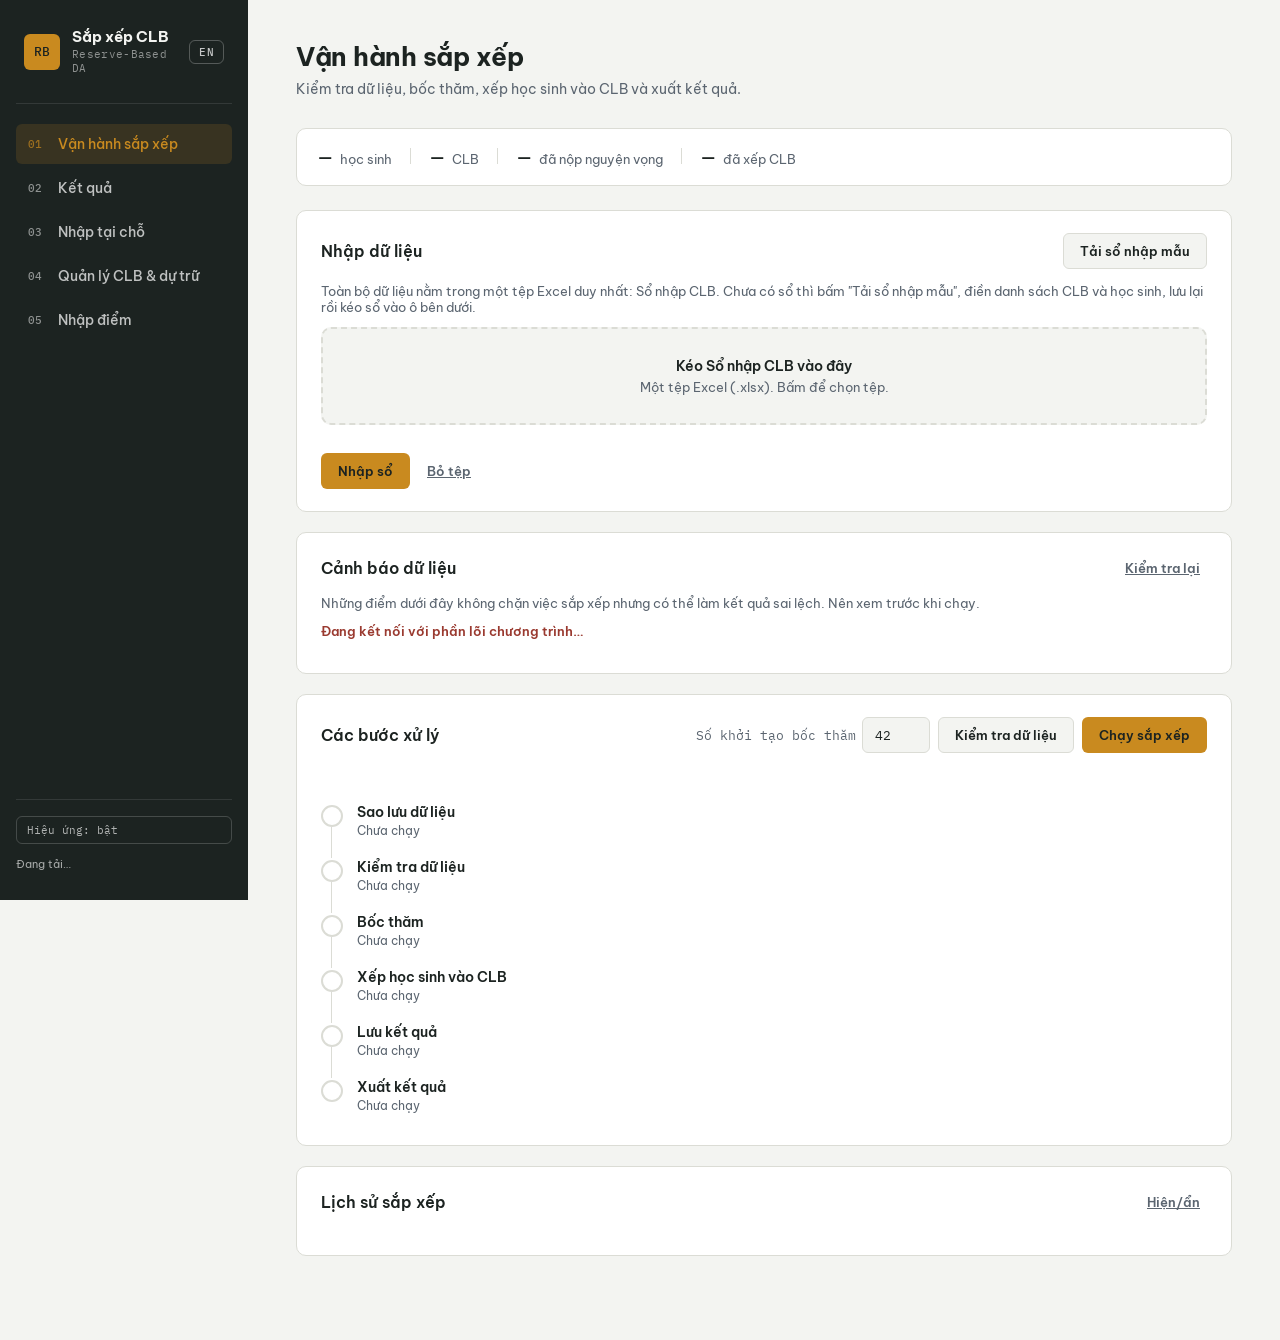
<file: index.html>
<!DOCTYPE html>
<html lang="vi">
<head>
<meta charset="UTF-8">
<meta name="viewport" content="width=device-width, initial-scale=1.0">
<title data-i18n="page_title">Sắp xếp Câu lạc bộ · RB-DA</title>
<link rel="icon" type="image/png" href="logo.png">
<link rel="shortcut icon" type="image/x-icon" href="logo.ico">
<link rel="stylesheet" href="assets/fonts/fonts.css">
<link rel="stylesheet" href="style.css">
</head>
<body>

<div class="app-shell">

  <!-- ===================== SIDEBAR ===================== -->
  <nav class="sidebar">
    <div class="brand">
      <span class="brand-mark">RB</span>
      <div class="brand-text">
        <div class="brand-title" data-i18n="brand_title">Sắp xếp CLB</div>
        <div class="brand-sub" data-i18n="brand_sub">Reserve-Based DA</div>
      </div>
      <button type="button" class="lang-toggle" id="btnLangToggle" data-i18n="lang_toggle_label">EN</button>
    </div>

    <div class="nav-group">
      <button class="nav-item is-active" data-tab="pipeline">
        <span class="nav-icon">01</span> <span data-i18n="nav_pipeline">Vận hành sắp xếp</span>
      </button>
      <button class="nav-item" data-tab="results">
        <span class="nav-icon">02</span> <span data-i18n="nav_results">Kết quả</span>
      </button>
      <button class="nav-item" data-tab="fallback">
        <span class="nav-icon">03</span> <span data-i18n="nav_fallback">Nhập tại chỗ</span>
      </button>
      <button class="nav-item" data-tab="admin">
        <span class="nav-icon">04</span> <span data-i18n="nav_admin">Quản lý CLB &amp; dự trữ</span>
      </button>
      <button class="nav-item" data-tab="scoring">
        <span class="nav-icon">05</span> <span data-i18n="nav_scoring">Nhập điểm</span>
      </button>
    </div>

    <div class="sidebar-footer">
      <button type="button" class="motion-toggle" id="btnMotionToggle" aria-pressed="true" data-i18n-aria-label="aria_hieu_ung">Hiệu ứng: bật</button>
      <div id="dbStatusLine" class="db-status" data-i18n="db_status_loading">Đang tải…</div>
      <div id="lastRunLine" class="db-status db-status-sub"></div>
      <div id="cheDoHienThi" class="db-status db-status-sub"></div>
    </div>
  </nav>

  <!-- ===================== MAIN ===================== -->
  <main class="main">

    <div class="toast-stack" id="toastStack" role="status" aria-live="polite"></div>

    <!-- ---------- TAB 1: PIPELINE ---------- -->
    <section class="view is-active" id="view-pipeline">
      <header class="view-header">
        <h1 data-i18n="pipeline_title">Vận hành sắp xếp</h1>
        <p class="view-desc" data-i18n="pipeline_desc">Kiểm tra dữ liệu, bốc thăm, xếp học sinh vào CLB và xuất kết quả.</p>
      </header>

      <div class="status-strip" id="statusStrip">
        <div class="strip-item"><span class="strip-num" id="statStudents">—</span><span class="strip-label" data-i18n="label_students">học sinh</span></div>
        <div class="strip-div"></div>
        <div class="strip-item"><span class="strip-num" id="statClubs">—</span><span class="strip-label" data-i18n="label_clubs">CLB</span></div>
        <div class="strip-div"></div>
        <div class="strip-item"><span class="strip-num" id="statPrefs">—</span><span class="strip-label" data-i18n="label_submitted_prefs">đã nộp nguyện vọng</span></div>
        <div class="strip-div"></div>
        <div class="strip-item"><span class="strip-num" id="statMatched">—</span><span class="strip-label" data-i18n="label_matched">đã xếp CLB</span></div>
      </div>

      <div class="panel">
        <div class="panel-head">
          <h2 data-i18n="import_panel_title">Nhập dữ liệu</h2>
          <div class="panel-actions">
            <button class="btn btn-secondary" id="btnTaiSoMau" data-i18n="btn_tai_so_mau">Tải sổ nhập mẫu</button>
          </div>
        </div>
        <p class="hint-text" data-i18n="import_hint">Toàn bộ dữ liệu nằm trong một tệp Excel duy nhất: Sổ nhập CLB. Chưa có sổ thì bấm "Tải sổ nhập mẫu", điền danh sách CLB và học sinh, lưu lại rồi kéo sổ vào ô bên dưới.</p>

        <div class="drop-zone" id="dropZone" tabindex="0" role="button"
             aria-describedby="dropZoneHint">
          <input type="file" id="fileAny" accept=".xlsx,.xlsm" hidden>
          <div class="drop-zone-main" data-i18n="drop_zone_main">Kéo Sổ nhập CLB vào đây</div>
          <div class="drop-zone-sub" id="dropZoneHint" data-i18n="drop_zone_sub">Một tệp Excel (.xlsx). Bấm để chọn tệp.</div>
        </div>

        <div class="import-queue" id="importQueue" hidden></div>

        <div class="import-actions" id="importActions" hidden>
          <button class="btn btn-primary" id="btnImportAll" data-i18n="btn_import_all">Nhập sổ</button>
          <button class="btn btn-ghost" id="btnClearQueue" data-i18n="btn_clear_queue">Bỏ tệp</button>
          <span class="save-feedback" role="status" aria-live="polite" id="feedbackImportAll"></span>
        </div>

        <div class="import-warnings" id="importWarnings" hidden></div>
      </div>

      <div class="panel">
        <div class="panel-head">
          <h2 data-i18n="health_panel_title">Cảnh báo dữ liệu</h2>
          <div class="panel-actions">
            <button class="btn btn-ghost" id="btnHealthRecheck" data-i18n="btn_health_recheck">Kiểm tra lại</button>
          </div>
        </div>
        <p class="hint-text" data-i18n="health_panel_hint">Những điểm dưới đây không chặn việc sắp xếp nhưng có thể làm kết quả sai lệch. Nên xem trước khi chạy.</p>
        <div id="healthSummary" class="health-summary"></div>
        <div id="healthList" class="health-list"></div>
      </div>

      <div class="panel">
        <div class="panel-head">
          <h2 data-i18n="steps_panel_title">Các bước xử lý</h2>
          <div class="panel-actions">
            <label class="seed-input-wrap">
              <span data-i18n="label_seed">Số khởi tạo bốc thăm</span>
              <input type="number" id="seedInput" value="42" class="seed-input">
            </label>
            <button class="btn btn-secondary" id="btnValidate" data-i18n="btn_validate">Kiểm tra dữ liệu</button>
            <button class="btn btn-primary" id="btnRun" data-i18n="btn_run_pipeline">Chạy sắp xếp</button>
          </div>
        </div>

        <div class="stb-lock-line" id="stbLockLine"></div>
        <div class="seed-lock-hint" id="seedLockHint" hidden></div>

        <div class="chon-buoi" id="chonBuoiBox" hidden>
          <div class="chon-buoi-dau">
            <span class="chon-buoi-nhan" data-i18n="chon_buoi_title">Buổi sẽ xếp</span>
            <div class="chon-buoi-dai">
              <label for="chonBuoiTu" data-i18n="chon_buoi_tu">Từ</label>
              <select id="chonBuoiTu" class="text-input"></select>
              <label for="chonBuoiDen" data-i18n="chon_buoi_den">đến</label>
              <select id="chonBuoiDen" class="text-input"></select>
              <button type="button" class="btn btn-ghost btn-nho" id="btnChonTatCaBuoi" data-i18n="chon_buoi_tat_ca">Chọn tất cả</button>
            </div>
          </div>
          <div class="chon-buoi-chip" id="chonBuoiChip"></div>
          <!-- KHONG dat data-i18n o day: noi dung dong nay do veChonBuoi() ghi,
               va no NEU DICH DANH buoi nao dang duoc giu nguyen. Co ca hai thi
               applyStaticText() ghi de cau dong bang cau tinh moi lan doi ngon
               ngu, va dong nhac bien mat trong khi dai the van hien mot lua
               chon mot phan. veChonBuoi() duoc goi lai tu
               reapplyDynamicTextForLangChange de dong nay theo dung ngon ngu. -->
          <p class="hint-text" id="chonBuoiNhac">Buổi không chọn giữ nguyên kết quả của lần xếp trước.</p>
        </div>

        <ol class="stepper" id="stepper">
          <li class="step" data-step="backup">
            <span class="step-dot"></span>
            <div class="step-body">
              <div class="step-title" data-i18n="step_title_backup">Sao lưu dữ liệu</div>
              <div class="step-detail" data-i18n="step_not_run_yet">Chưa chạy</div>
            </div>
          </li>
          <li class="step" data-step="validate">
            <span class="step-dot"></span>
            <div class="step-body">
              <div class="step-title" data-i18n="step_title_validate">Kiểm tra dữ liệu</div>
              <div class="step-detail" data-i18n="step_not_run_yet">Chưa chạy</div>
            </div>
          </li>
          <li class="step" data-step="stb_lottery">
            <span class="step-dot"></span>
            <div class="step-body">
              <div class="step-title" data-i18n="step_title_stb">Bốc thăm</div>
              <div class="step-detail" data-i18n="step_not_run_yet">Chưa chạy</div>
            </div>
          </li>
          <li class="step" data-step="rbda_cascade">
            <span class="step-dot"></span>
            <div class="step-body">
              <div class="step-title" data-i18n="step_title_rbda">Xếp học sinh vào CLB</div>
              <div class="step-detail" data-i18n="step_not_run_yet">Chưa chạy</div>
            </div>
          </li>
          <li class="step" data-step="write_results">
            <span class="step-dot"></span>
            <div class="step-body">
              <div class="step-title" data-i18n="step_title_write">Lưu kết quả</div>
              <div class="step-detail" data-i18n="step_not_run_yet">Chưa chạy</div>
            </div>
          </li>
          <li class="step" data-step="export">
            <span class="step-dot"></span>
            <div class="step-body">
              <div class="step-title" data-i18n="step_title_export">Xuất kết quả</div>
              <div class="step-detail" data-i18n="step_not_run_yet">Chưa chạy</div>
            </div>
          </li>
        </ol>
      </div>

      <div class="panel panel-log" id="logPanel" hidden>
        <div class="panel-head"><h2 data-i18n="error_log_title">Các lỗi cần xử lý</h2></div>
        <div class="log-box" id="logBox"></div>
      </div>

      <div class="panel">
        <div class="panel-head">
          <h2 data-i18n="history_panel_title">Lịch sử sắp xếp</h2>
          <div class="panel-actions">
            <button class="btn btn-ghost" id="btnToggleHistory" data-i18n="btn_toggle">Hiện/ẩn</button>
          </div>
        </div>
        <table class="data-table" id="historyTable" hidden>
          <thead><tr>
            <th>#</th>
            <th data-i18n="th_time">Thời điểm</th>
            <th data-i18n="th_seed">Số khởi tạo</th>
            <th data-i18n="th_rounds">Số vòng</th>
            <th data-i18n="th_matched_count">Đã xếp</th>
            <th data-i18n="th_total">Tổng</th>
            <th data-i18n="th_buoi_da_chay">Buổi đã xếp</th>
            <th data-i18n="th_redrawn">Đã bốc lại</th>
          </tr></thead>
          <tbody id="historyTableBody"></tbody>
        </table>
      </div>
    </section>

    <!-- ---------- TAB 2: KẾT QUẢ ---------- -->
    <section class="view" id="view-results">
      <header class="view-header view-header-hang">
        <div class="view-header-chu">
          <h1 data-i18n="results_title">Kết quả</h1>
          <p class="view-desc" data-i18n="results_desc">Học sinh đã được xếp vào CLB nào và mỗi CLB đã đủ chỗ chưa.</p>
        </div>
        <!-- Nhãn nút này ĐỔI theo trạng thái nên là chữ ĐỘNG: js/*.js ghi,
             và reapplyDynamicTextForLangChange() vẽ lại khi đổi ngôn ngữ.
             Không gắn data-i18n — một khoá tĩnh ở đây chỉ đúng một nửa số
             trạng thái, và chỉ chạy đúng nhờ thứ tự gọi hiện nay. -->
        <button class="btn btn-secondary" id="btnThuGonTatCa" type="button"></button>
      </header>

      <!-- Tóm tắt lần xếp: trả lời năm câu người quản trị hỏi đầu tiên,
           trước khi phải mở bất kỳ mục nào. Không thu gọn được — nó LÀ
           câu trả lời. Chữ trong ô đều do app.js ghi (chữ động). -->
      <section class="kpi-dai" id="tomTatKetQua" hidden aria-labelledby="tomTatTieuDe">
        <div class="kpi-dau">
          <h2 id="tomTatTieuDe" data-i18n="tom_tat_title">Tóm tắt lần xếp</h2>
          <span class="kpi-lan-chay" id="tomTatLanChay"></span>
        </div>
        <div class="kpi-luoi" id="tomTatLuoi"></div>
      </section>

      <!-- Dai canh bao: du lieu da sua sau lan chay -> ket qua co the da cu.
           app.js bat/tat theo get_trang_thai_ket_qua. -->
      <div class="canh-bao-vang canh-bao-hang" id="ketQuaCuBanner" hidden>
        <span data-i18n="ket_qua_cu_banner">Dữ liệu đã được sửa sau lần chạy gần nhất — kết quả bên dưới có thể đã cũ. Hãy chạy lại ở thẻ "Vận hành sắp xếp" trước khi xuất hoặc công bố.</span>
        <button class="btn btn-secondary" id="btnDiToiChay" type="button" data-i18n="btn_di_toi_chay">Đi tới Vận hành sắp xếp</button>
      </div>

      <div class="panel" id="xuatPanel">
        <div class="panel-head"><h2 data-i18n="xuat_title">Xuất dữ liệu</h2></div>
        <div class="xuat-tuy-chon">
          <label class="xuat-muc"><input type="checkbox" id="xuatKetQua" checked> <span data-i18n="xuat_opt_ket_qua">Kết quả sắp xếp: một tệp Excel (danh sách học sinh, từng CLB, học sinh chưa có chỗ, thống kê)</span></label>
          <label class="xuat-muc xuat-muc-phu"><input type="checkbox" id="xuatKemCsv"> <span data-i18n="xuat_opt_kem_csv">Kèm các tệp CSV rời (chỉ cần khi đổ số liệu vào phần mềm khác)</span></label>
          <label class="xuat-muc"><input type="checkbox" id="xuatDauVao"> <span data-i18n="xuat_opt_dau_vao">Dữ liệu đầu vào hiện tại: một Sổ nhập CLB nạp lại được</span></label>
          <label class="xuat-muc"><input type="checkbox" id="xuatThayDoi"> <span data-i18n="xuat_opt_thay_doi">Thay đổi so với lần chạy trước</span> <span class="xuat-dem" id="xuatThayDoiDem"></span></label>
          <div class="xuat-muc-hang">
            <label class="xuat-muc"><input type="checkbox" id="xuatHocSinh" disabled> <span data-i18n="xuat_opt_hoc_sinh">Hồ sơ học sinh đã chọn</span> <span class="xuat-dem" id="xuatHocSinhDem"></span></label>
            <button class="btn btn-ghost" id="btnChonHocSinh" type="button" data-i18n="btn_chon_hoc_sinh">Chọn học sinh…</button>
          </div>
        </div>
        <div class="search-row">
          <button class="btn btn-primary" id="btnXuatTuyChon" data-i18n="btn_xuat_tuy_chon">Xuất các mục đã chọn</button>
        </div>
        <div class="save-feedback xuat-ket-qua" id="xuatFeedback"></div>
        <p class="hint-text" data-i18n="xuat_hint_hoc_sinh">Hồ sơ học sinh: bấm "Chọn học sinh…" rồi đánh dấu các em ở bảng bên dưới. Đang mở một em ở thẻ 03 thì bấm "Xuất CSV em này" ngay tại đó.</p>
        <p class="hint-text xuat-canh-bao" data-i18n="xuat_canh_bao_diem">Tệp xuất có điểm chấm và số bốc thăm — không gửi cho giáo viên chấm điểm.</p>
      </div>

      <div class="panel" id="fillPanel">
        <div class="panel-head">
          <div class="panel-head-trai">
            <button class="panel-toggle" type="button" aria-expanded="true" aria-controls="fillPanelBody" data-i18n-aria-label="aria_thu_gon_muc"></button>
            <h2 data-i18n="fill_panel_title">Mức lấp đầy của từng CLB</h2>
            <span class="panel-dem" id="fillPanelDem"></span>
          </div>
          <div class="panel-actions">
            <label class="fill-sap-xep-nhan" for="fillSapXep" data-i18n="fill_sap_xep_nhan">Sắp xếp</label>
            <select id="fillSapXep" class="text-input text-input-sm">
              <option value="buoi" data-i18n="fill_sap_xep_buoi">Theo buổi</option>
              <option value="day_nhat" data-i18n="fill_sap_xep_day">Đầy nhất</option>
              <option value="vang_nhat" data-i18n="fill_sap_xep_vang">Vắng nhất</option>
              <option value="choi_cao" data-i18n="fill_sap_xep_choi">Chọi cao nhất</option>
            </select>
          </div>
        </div>
        <div class="panel-body" id="fillPanelBody">
          <p class="hint-text" data-i18n="fill_hint">Rê chuột (hoặc dùng bàn phím di tới) một dòng để xem chi tiết. Nhãn bên phải chỉ ra CLB cần để ý.</p>
          <div id="clubFillList" class="fill-list"></div>
          <div class="fill-legend">
            <span class="legend-swatch is-general"></span><span data-i18n="legend_general">Suất thường</span>
            <span class="legend-swatch is-reserve"></span><span data-i18n="legend_reserve">Vào bằng suất dự trữ</span>
            <span class="legend-swatch is-trong"></span><span data-i18n="legend_trong">Còn trống</span>
          </div>
        </div>
      </div>

      <div class="panel" id="clbPanel" hidden>
        <div class="panel-head">
          <div class="panel-head-trai">
            <button class="panel-toggle" type="button" aria-expanded="true" aria-controls="clbPanelBody" data-i18n-aria-label="aria_thu_gon_muc"></button>
            <h2 data-i18n="clb_title">Theo từng câu lạc bộ</h2>
            <span class="panel-dem" id="clbPanelDem"></span>
          </div>
        </div>
        <div class="panel-body" id="clbPanelBody">
          <p class="hint-text" data-i18n="clb_desc">Không cộng dồn cột "Số học sinh đăng ký": một học sinh chọn ba CLB trong cùng buổi sẽ được đếm ở cả ba dòng, nhưng chỉ nhận được một chỗ.</p>
          <div class="scroll-x">
            <table class="data-table" id="clbTable">
              <thead><tr>
                <th class="cot-buoi-clb" data-i18n="th_buoi">Buổi</th>
                <th data-i18n="th_club_id">Mã CLB</th>
                <th data-i18n="th_name_short">Tên</th>
                <th class="num" data-i18n="th_so_dang_ky">Số học sinh đăng ký</th>
                <th class="num" data-i18n="th_dat_nv1">Đặt nguyện vọng 1</th>
                <th class="num" data-i18n="th_capacity">Tổng chỗ</th>
                <th class="num" data-i18n="th_da_xep">Đã xếp</th>
                <th class="num" data-i18n="th_ti_le_choi">Tỉ lệ chọi</th>
                <th><span class="sr-only" data-i18n="th_muc"></span></th>
              </tr></thead>
              <tbody id="clbBody"></tbody>
            </table>
          </div>
          <div id="clbEmpty" class="empty-state" hidden data-i18n="clb_empty">Chưa có câu lạc bộ nào.</div>
          <div class="clb-ds" id="clbDsArea" hidden>
            <h3 class="clb-ds-tieu-de" id="clbDsTieuDe">—</h3>
            <div class="scroll-x">
              <table class="data-table">
                <thead><tr>
                  <th data-i18n="th_student_id">Mã học sinh</th>
                  <th data-i18n="th_name">Họ tên</th>
                  <th data-i18n="th_pref_rank">Hạng nguyện vọng</th>
                  <th data-i18n="th_tier">Loại chỗ</th>
                  <th data-i18n="th_reserve_group">Nhãn dự trữ</th>
                </tr></thead>
                <tbody id="clbDsBody"></tbody>
              </table>
            </div>
          </div>
        </div>
      </div>

      <div class="panel" id="duTruPanel" hidden>
        <div class="panel-head">
          <div class="panel-head-trai">
            <button class="panel-toggle" type="button" aria-expanded="true" aria-controls="duTruPanelBody" data-i18n-aria-label="aria_thu_gon_muc"></button>
            <h2 data-i18n="du_tru_title">Suất dự trữ đã dùng</h2>
            <span class="panel-dem" id="duTruPanelDem"></span>
          </div>
        </div>
        <div class="panel-body" id="duTruPanelBody">
          <p class="hint-text" data-i18n="du_tru_desc">Suất dự trữ không ai dùng sẽ thành suất thường, và phần ưu tiên dành cho nhóm đó không còn tác dụng.</p>
          <div class="scroll-x">
            <table class="data-table" id="duTruTable">
              <thead><tr>
                <th class="cot-buoi-clb" data-i18n="th_buoi">Buổi</th>
                <th data-i18n="th_name_short">Tên</th>
                <th data-i18n="th_reserve_group">Nhãn dự trữ</th>
                <th class="num" data-i18n="th_reserve_capacity">Suất dự trữ</th>
                <th class="num" data-i18n="th_nhom_dang_ky">Học sinh thuộc nhóm đã đăng ký</th>
                <th class="num" data-i18n="th_da_dung">Đã dùng</th>
                <th class="num" data-i18n="th_con_thua">Còn thừa</th>
              </tr></thead>
              <tbody id="duTruBody"></tbody>
            </table>
          </div>
          <div id="duTruEmpty" class="empty-state" hidden data-i18n="du_tru_khong_co">Chưa câu lạc bộ nào đặt suất dự trữ.</div>
        </div>
      </div>

      <div class="panel" id="doPhuPanel" hidden>
        <div class="panel-head">
          <div class="panel-head-trai">
            <button class="panel-toggle" type="button" aria-expanded="true" aria-controls="doPhuPanelBody" data-i18n-aria-label="aria_thu_gon_muc"></button>
            <h2 data-i18n="do_phu_title">Số CLB của mỗi học sinh</h2>
            <span class="panel-dem" id="doPhuPanelDem"></span>
          </div>
        </div>
        <div class="panel-body" id="doPhuPanelBody">
          <p class="hint-text" data-i18n="do_phu_desc">Con số quan trọng nhất là số học sinh không có CLB nào trong cả tuần.</p>
          <div class="do-phu-so">
            <div class="so-lon"><span class="so-lon-v" id="doPhuTb">—</span><span class="so-lon-k" data-i18n="do_phu_tb">CLB trung bình mỗi học sinh</span></div>
            <div class="so-lon is-canh-bao"><span class="so-lon-v" id="doPhuTrangTay">—</span><span class="so-lon-k" data-i18n="do_phu_trang_tay">Học sinh không có CLB nào cả tuần</span></div>
          </div>
          <div class="do-phu-cot" id="doPhuCot"></div>
        </div>
      </div>

      <div class="panel" id="nvPanel" hidden>
        <div class="panel-head">
          <div class="panel-head-trai">
            <button class="panel-toggle" type="button" aria-expanded="true" aria-controls="nvPanelBody" data-i18n-aria-label="aria_thu_gon_muc"></button>
            <h2 data-i18n="nv_title">Mức đáp ứng nguyện vọng</h2>
            <span class="panel-dem" id="nvPanelDem"></span>
          </div>
        </div>
        <div class="panel-body" id="nvPanelBody">
          <p class="hint-text" data-i18n="nv_desc">Số học sinh có chỗ chưa cho biết chỗ đó có đúng nguyện vọng hay không. Bảng này cho biết điều đó.</p>
          <p class="bieu-do-tieu-diem" id="nvTieuDiem"></p>
          <!-- Vành khuyên cho thấy PHẦN TRÊN TỔNG; thanh ngang bên cạnh để so
               hai mức gần nhau — việc hình tròn làm kém. Cả hai vẽ từ cùng
               một mảng trong loadPhanBoNguyenVong(). -->
          <div class="nv-bo-cuc">
            <figure class="nv-donut">
              <div id="nvDonut"></div>
              <ul class="nv-donut-chu-giai" id="nvDonutChuGiai"></ul>
            </figure>
            <div class="do-phu-cot" id="nvCot"></div>
          </div>
        </div>
      </div>

      <div class="panel" id="chuaCoChoPanel" hidden>
        <div class="panel-head">
          <div class="panel-head-trai">
            <button class="panel-toggle" type="button" aria-expanded="true" aria-controls="chuaCoChoPanelBody" data-i18n-aria-label="aria_thu_gon_muc"></button>
            <h2 data-i18n="chua_co_cho_title">Học sinh chưa có CLB nào</h2>
            <span class="panel-dem" id="chuaCoChoPanelDem"></span>
          </div>
        </div>
        <div class="panel-body" id="chuaCoChoPanelBody">
          <p class="hint-text" data-i18n="chua_co_cho_desc">Học sinh chỉ chọn một CLB đông người và học sinh chọn nhiều CLB nhưng vẫn chưa có chỗ là hai trường hợp khác nhau, cần cách xử lý khác nhau.</p>
          <div class="scroll-x">
            <table class="data-table" id="chuaCoChoTable">
              <thead><tr>
                <th data-i18n="th_student_id">Mã học sinh</th>
                <th data-i18n="th_name">Họ tên</th>
                <th class="num" data-i18n="th_so_nguyen_vong">Số nguyện vọng</th>
                <th data-i18n="th_da_khai">Các CLB đã chọn</th>
              </tr></thead>
              <tbody id="chuaCoChoBody"></tbody>
            </table>
          </div>
          <div id="chuaCoChoEmpty" class="empty-state" hidden data-i18n="chua_co_cho_khong_ai">Mọi học sinh đều có ít nhất một CLB.</div>
        </div>
      </div>

      <div class="panel" id="tkbPanel" hidden>
        <div class="panel-head">
          <div class="panel-head-trai">
            <button class="panel-toggle" type="button" aria-expanded="true" aria-controls="tkbPanelBody" data-i18n-aria-label="aria_thu_gon_muc"></button>
            <h2 data-i18n="tkb_title">Thời khoá biểu tuần</h2>
            <span class="panel-dem" id="tkbPanelDem"></span>
          </div>
          <div class="panel-actions">
            <input type="text" id="tkbSearch" class="text-input" data-i18n-placeholder="placeholder_results_search" placeholder="Tìm theo mã hoặc tên học sinh…">
          </div>
        </div>
        <div class="panel-body" id="tkbPanelBody">
          <p class="hint-text" data-i18n="tkb_desc">Mỗi học sinh một dòng, mỗi buổi một ô. Ô trống là buổi đó chưa có CLB.</p>
          <div class="scroll-x">
            <table class="data-table" id="tkbTable">
              <thead><tr id="tkbHead"></tr></thead>
              <tbody id="tkbBody"></tbody>
            </table>
          </div>
        </div>
      </div>

      <div class="panel" id="thamPanel" hidden>
        <div class="panel-head">
          <div class="panel-head-trai">
            <button class="panel-toggle" type="button" aria-expanded="true" aria-controls="thamPanelBody" data-i18n-aria-label="aria_thu_gon_muc"></button>
            <h2 data-i18n="tham_title">Số bốc thăm theo buổi</h2>
            <span class="panel-dem" id="thamPanelDem"></span>
          </div>
          <div class="panel-actions">
            <input type="text" id="thamSearch" class="text-input" data-i18n-placeholder="placeholder_results_search" placeholder="Tìm theo mã hoặc tên học sinh…">
          </div>
        </div>
        <div class="panel-body" id="thamPanelBody">
          <p class="hint-text" data-i18n="tham_desc">Mỗi buổi có thứ tự riêng, được xáo từ bộ số đã khoá, nên không học sinh nào bị xếp cuối ở mọi buổi.</p>
          <div class="canh-bao-vang" id="thamCachCu" hidden data-i18n="tham_cach_cu">Lần sắp xếp gần nhất dùng cách bốc thăm cũ, một thứ tự chung cho cả tuần, nên các cột bên dưới giống nhau. Chạy sắp xếp lại để mỗi buổi có thứ tự riêng.</div>
          <div class="scroll-x">
            <table class="data-table" id="thamTable">
              <thead><tr id="thamHead"></tr></thead>
              <tbody id="thamBody"></tbody>
            </table>
          </div>
          <p class="hint-text" data-i18n="tham_tai_lap">Chỉ cần công bố bộ số đã khoá và số khởi tạo. Ai tính lại cũng ra đúng bảng này.</p>
        </div>
      </div>

      <div class="panel" id="dsXepPanel">
        <div class="panel-head">
          <div class="panel-head-trai">
            <button class="panel-toggle" type="button" aria-expanded="true" aria-controls="dsXepPanelBody" data-i18n-aria-label="aria_thu_gon_muc"></button>
            <h2 data-i18n="results_list_title">Danh sách xếp CLB</h2>
            <span class="panel-dem" id="dsXepPanelDem"></span>
          </div>
          <div class="panel-actions">
            <span id="unmatchedBadge" class="unmatched-badge" hidden></span>
            <input type="text" id="resultsSearch" class="text-input" data-i18n-placeholder="placeholder_results_search" placeholder="Tìm theo mã hoặc tên học sinh…">
          </div>
        </div>
        <div class="panel-body" id="dsXepPanelBody">
          <!-- Chon hoc sinh de xuat ho so. Tap da chon SONG QUA o tim kiem:
               tim "An" chon 2 em, tim "Binh" chon them 1 -> xuat ca 3. -->
          <div class="search-row chon-hs-hang">
            <label class="xuat-muc" id="hienCaEmChuaXepHang" hidden><input type="checkbox" id="hienCaEmChuaXep"> <span data-i18n="hien_ca_em_chua_xep">Hiện cả em chưa được xếp</span></label>
            <span class="chon-hs-dem" id="hsDaChonDem"></span>
            <button class="btn btn-secondary" id="btnXuatHsDaChon" disabled data-i18n="btn_xuat_hs_da_chon">Xuất CSV học sinh đã chọn</button>
            <button class="btn btn-ghost" id="btnBoChonHs" disabled data-i18n="btn_bo_chon_hs">Bỏ chọn</button>
          </div>
          <table class="data-table">
            <thead>
              <tr>
                <th class="cot-chon"><input type="checkbox" id="chonTatCaKetQua" data-i18n-aria-label="aria_chon_tat_ca_dang_hien"></th>
                <th data-i18n="th_student_id">Mã học sinh</th>
                <th data-i18n="th_name">Họ tên</th>
                <th class="cot-buoi" data-i18n="th_buoi">Buổi</th>
                <th data-i18n="th_club">Câu lạc bộ</th>
                <th data-i18n="th_tier">Loại chỗ</th>
                <th data-i18n="th_pref_rank">Hạng nguyện vọng</th>
              </tr>
            </thead>
            <tbody id="resultsTableBody"></tbody>
          </table>
          <div id="resultsEmptyState" class="empty-state" hidden data-i18n="results_empty_state">Chưa có kết quả. Hãy chạy sắp xếp ở thẻ "Vận hành sắp xếp" trước.</div>
        </div>
      </div>
    </section>

    <!-- ---------- TAB 3: NHẬP TẠI CHỖ (KIOSK) ---------- -->
    <section class="view" id="view-fallback">
      <header class="view-header">
        <h1 data-i18n="fallback_title">Nhập tại chỗ</h1>
        <p class="view-desc" data-i18n="fallback_desc">Tìm hoặc tạo học sinh, rồi làm hai bước: chọn CLB dự thi và xếp hạng nguyện vọng. Hai bước này không phụ thuộc nhau.</p>
      </header>

      <div class="panel">
        <div class="panel-head"><h2 data-i18n="fallback_step0_title">Tìm hoặc tạo học sinh</h2></div>
        <div class="search-row">
          <input type="text" id="studentSearchInput" class="text-input" data-i18n-placeholder="placeholder_fallback_search" placeholder="Nhập mã học sinh hoặc tên…">
          <button class="btn btn-secondary" id="btnStudentSearch" data-i18n="btn_search">Tìm</button>
        </div>
        <div id="studentSearchResults" class="search-results"></div>
        <div class="pagination-row" id="fallbackStudentPagination" hidden>
          <button class="btn btn-ghost" id="btnFallbackPrevPage" data-i18n="btn_prev_page">‹ Trước</button>
          <span class="pagination-label" id="fallbackPaginationLabel">—</span>
          <button class="btn btn-ghost" id="btnFallbackNextPage" data-i18n="btn_next_page">Sau ›</button>
        </div>

        <div class="new-student-row">
          <input type="text" id="newStudentId" class="text-input text-input-sm" data-i18n-placeholder="placeholder_new_student_id" placeholder="Mã học sinh mới">
          <input type="text" id="newStudentName" class="text-input" data-i18n-placeholder="placeholder_full_name" placeholder="Họ tên">
          <button class="btn btn-secondary" id="btnCreateStudent" data-i18n="btn_create_student">Tạo học sinh mới</button>
        </div>
      </div>

      <div class="panel" id="fallbackWorkArea" hidden>
        <div class="panel-head">
          <h2 id="currentStudentLabel">—</h2>
          <div class="panel-actions">
            <button class="btn btn-ghost" id="btnXuatEmNay" data-i18n="btn_xuat_em_nay">Xuất CSV em này</button>
            <button class="btn btn-ghost" id="btnResetStudentEntry" data-i18n="btn_reset_entry">Sửa lại từ đầu</button>
            <button class="btn-icon-danger" id="btnDeleteStudent" data-i18n="btn_delete_student">Xoá học sinh</button>
          </div>
        </div>

        <div class="save-feedback xuat-ket-qua" id="fallbackXuatFeedback"></div>
        <div class="fallback-steps">
          <div class="fallback-step">
            <h3 data-i18n="fallback_step1_title">Bước 1. Chọn CLB dự thi</h3>
            <p class="hint-text" data-i18n="fallback_step1_hint">Mỗi buổi chọn tối đa 5 CLB. Bỏ chọn một CLB đã chấm điểm thì điểm đó bị xoá khi bấm Lưu.</p>
            <div id="testSelectionGrid" class="option-list"></div>
            <button class="btn btn-primary" id="btnSubmitTestSelection" data-i18n="btn_save_test_selection">Lưu CLB dự thi</button>
            <span class="chua-luu" id="chuaLuuThi" hidden data-i18n="fallback_chua_luu">• Chưa lưu</span>
            <span class="save-feedback" role="status" aria-live="polite" id="testSelectionFeedback"></span>
          </div>

          <div class="fallback-step">
            <h3 data-i18n="fallback_step2_title">Bước 2. Xếp hạng nguyện vọng</h3>
            <p class="hint-text" data-i18n="fallback_step2_hint">Bấm vào CLB theo thứ tự muốn vào nhất trước, mỗi buổi tối đa 10 CLB. Có thể chọn cả CLB không có ở Bước 1.</p>
            <p class="hint-text" id="fallbackBuoiHint" hidden data-i18n="fallback_buoi_hint">Mỗi buổi chỉ nhận được tối đa một CLB. Chọn CLB ở nhiều buổi để có lịch cả tuần.</p>
            <div class="phu-buoi" id="fallbackPhuBuoi" hidden></div>
            <div id="rankingSourceGrid" class="option-list"></div>
            <div class="ranking-result">
              <div class="ranking-result-label" data-i18n="ranking_current_label">Thứ tự nguyện vọng</div>
              <ol id="rankingList" class="ranking-list"></ol>
              <button class="btn btn-ghost" id="btnClearRanking" data-i18n="btn_clear_all">Xoá hết</button>
            </div>
            <button class="btn btn-primary" id="btnSubmitPreferences" data-i18n="btn_save_preferences">Lưu nguyện vọng</button>
            <span class="chua-luu" id="chuaLuuNv" hidden data-i18n="fallback_chua_luu">• Chưa lưu</span>
            <span class="save-feedback" role="status" aria-live="polite" id="preferencesFeedback"></span>
          </div>
        </div>
      </div>
    </section>

    <!-- ---------- TAB 4: QUẢN LÝ CLUB & DỰ TRỮ ---------- -->
    <section class="view" id="view-admin">
      <header class="view-header">
        <h1 data-i18n="admin_title">Quản lý CLB &amp; dự trữ</h1>
        <p class="view-desc" data-i18n="admin_desc">Thêm, sửa CLB và gán nhãn dự trữ cho học sinh. Trường tự quyết định ai được dự trữ. Phần mềm chỉ ghép học sinh và CLB có cùng nhãn.</p>
      </header>

      <div class="panel">
        <div class="panel-head"><h2 data-i18n="admin_club_form_title">Thêm hoặc sửa CLB</h2></div>
        <div class="admin-form-grid">
          <input type="text" id="clubFormId" class="text-input text-input-sm" data-i18n-placeholder="placeholder_club_id" placeholder="Mã CLB (ví dụ: clb_01)">
          <input type="text" id="clubFormName" class="text-input" data-i18n-placeholder="placeholder_club_name" placeholder="Tên CLB">
          <input type="number" id="clubFormCapacity" class="text-input text-input-sm" data-i18n-placeholder="placeholder_capacity" placeholder="Tổng chỗ" min="1">
          <input type="number" id="clubFormReserveCapacity" class="text-input text-input-sm" data-i18n-placeholder="placeholder_reserve_capacity" placeholder="Suất dự trữ" min="0" value="0">
          <input type="text" id="clubFormReserveGroup" class="text-input text-input-sm" data-i18n-placeholder="placeholder_reserve_group" placeholder="Nhãn dự trữ (để trống nếu không có)" list="reserveGroupOptions">
          <datalist id="reserveGroupOptions"></datalist>
          <input type="text" id="clubFormBuoi" class="text-input" data-i18n-placeholder="placeholder_buoi" placeholder="Buổi sinh hoạt (ví dụ: thu_3)" list="buoiOptions">
          <datalist id="buoiOptions"></datalist>
          <button class="btn btn-primary" id="btnSaveClub" data-i18n="btn_save_club">Lưu CLB</button>
        </div>
        <span class="save-feedback" role="status" aria-live="polite" id="clubFormFeedback"></span>

        <table class="data-table" style="margin-top:18px;">
          <thead><tr>
            <th data-i18n="th_club_id">Mã CLB</th>
            <th data-i18n="th_name_short">Tên</th>
            <th data-i18n="th_capacity">Tổng chỗ</th>
            <th data-i18n="th_reserve_capacity">Suất dự trữ</th>
            <th data-i18n="th_reserve_group">Nhãn dự trữ</th>
            <th class="cot-buoi" data-i18n="th_buoi">Buổi</th>
            <th><span class="sr-only" data-i18n="th_thao_tac"></span></th>
          </tr></thead>
          <tbody id="adminClubTableBody"></tbody>
        </table>
        <div id="adminClubEmptyState" class="empty-state" hidden data-i18n="admin_club_empty">Chưa có CLB nào. Thêm CLB đầu tiên bằng biểu mẫu ở trên.</div>
        <p class="hint-text" data-i18n="buoi_hint_form">Hai CLB cùng buổi là trùng giờ, mỗi học sinh chỉ vào được một. Để trống nếu trường chỉ có một buổi.</p>
      </div>

      <div class="panel" id="taiBuoiPanel" hidden>
        <div class="panel-head"><h2 data-i18n="admin_tai_buoi_title">Tải theo buổi</h2></div>
        <p class="hint-text" data-i18n="admin_tai_buoi_desc">Nên xem trước khi sắp xếp. Nếu một buổi quá đông trong khi buổi khác còn chỗ, hãy chuyển bớt CLB sang buổi vắng hơn.</p>
        <div class="scroll-x">
          <table class="data-table">
            <thead><tr>
              <th data-i18n="th_buoi">Buổi</th>
              <th class="num" data-i18n="th_so_clb">Số CLB</th>
              <th class="num" data-i18n="th_tong_cho">Tổng chỗ</th>
              <th class="num" data-i18n="th_em_muon_buoi">Học sinh chọn buổi này</th>
              <th class="num" data-i18n="th_ti_le_choi">Tỉ lệ chọi</th>
              <th><span class="sr-only" data-i18n="th_muc"></span></th>
            </tr></thead>
            <tbody id="taiBuoiBody"></tbody>
          </table>
        </div>
        <p class="hint-text" data-i18n="ti_le_choi_giai_thich">Tỉ lệ chọi tính theo số học sinh, không theo số nguyện vọng, vì mỗi học sinh chỉ nhận một chỗ mỗi buổi.</p>
      </div>

      <div class="panel" id="lichTuanPanel" hidden>
        <div class="panel-head"><h2 data-i18n="admin_lich_tuan_title">Lịch tuần</h2></div>
        <p class="hint-text" data-i18n="admin_lich_tuan_desc">Mỗi cột là một buổi. Thanh dưới mỗi CLB là mức lấp đầy của lần sắp xếp gần nhất.</p>
        <div class="lich-tuan" id="lichTuan"></div>
      </div>

      <div class="panel">
        <div class="panel-head"><h2 data-i18n="admin_reserve_assign_title">Gán nhãn dự trữ và xuất hồ sơ học sinh</h2></div>
        <div class="search-row">
          <input type="text" id="adminStudentSearch" class="text-input" data-i18n-placeholder="placeholder_admin_student_search" placeholder="Tìm học sinh theo mã hoặc tên…">
          <input type="text" id="bulkReserveGroupInput" class="text-input text-input-sm" data-i18n-placeholder="placeholder_reserve_group_apply" placeholder="Nhãn dự trữ cần gán" list="reserveGroupOptions">
          <button class="btn btn-secondary" id="btnBulkAssign" data-i18n="btn_bulk_assign">Gán cho học sinh đã đánh dấu</button>
          <button class="btn btn-secondary" id="btnAdminXuatHs" data-i18n="btn_admin_xuat_hs">Xuất CSV học sinh đã đánh dấu</button>
          <span class="chon-hs-dem" id="adminDemDanhDau"></span>
        </div>
        <div class="save-feedback xuat-ket-qua" id="adminXuatFeedback"></div>
        <p class="hint-text xuat-canh-bao" data-i18n="xuat_canh_bao_diem">Tệp xuất có điểm chấm và số bốc thăm — không gửi cho giáo viên chấm điểm.</p>
        <table class="data-table">
          <thead><tr>
            <th><input type="checkbox" id="adminChonTatCa" data-i18n-aria-label="aria_chon_tat_ca_trang"></th>
            <th data-i18n="th_student_id">Mã học sinh</th>
            <th data-i18n="th_name">Họ tên</th>
            <th data-i18n="th_current_reserve_group">Nhãn dự trữ hiện tại</th>
          </tr></thead>
          <tbody id="adminStudentTableBody"></tbody>
        </table>
        <div id="adminStudentEmptyState" class="empty-state" hidden data-i18n="admin_student_empty">Chưa có học sinh nào. Thêm ở thẻ "Nhập tại chỗ" hoặc nạp tệp từ Microsoft Forms.</div>
        <div class="pagination-row" id="adminStudentPagination">
          <button class="btn btn-ghost" id="btnAdminPrevPage" data-i18n="btn_prev_page">‹ Trước</button>
          <span class="pagination-label" id="adminPaginationLabel">—</span>
          <button class="btn btn-ghost" id="btnAdminNextPage" data-i18n="btn_next_page">Sau ›</button>
        </div>
      </div>

      <div class="panel">
        <div class="panel-head"><h2 data-i18n="danger_zone_title">Vùng nguy hiểm: xoá dữ liệu để làm lại</h2></div>
        <p class="hint-text" data-i18n="danger_zone_desc">Nạp tệp chỉ thêm học sinh mới, không xoá học sinh cũ. Muốn làm lại với bộ dữ liệu khác, hãy xoá ở đây trước, nếu không học sinh cũ vẫn chiếm chỗ.</p>
        <p class="hint-text" data-i18n="danger_zone_safety">Cả hai nút đều tự sao lưu dữ liệu trước khi xoá. Lịch sử các lần sắp xếp được giữ lại.</p>
        <div class="search-row">
          <button class="btn btn-danger" id="btnResetStudents" data-i18n="btn_reset_students">Xoá toàn bộ học sinh (giữ CLB)</button>
          <button class="btn btn-danger" id="btnResetAll" data-i18n="btn_reset_all">Xoá toàn bộ dữ liệu (cả CLB)</button>
        </div>
      </div>
    </section>

    <!-- ---------- TAB 5: NHẬP ĐIỂM ---------- -->
    <section class="view" id="view-scoring">
      <header class="view-header">
        <h1 data-i18n="scoring_title">Nhập điểm</h1>
        <p class="view-desc" data-i18n="scoring_desc">Chọn CLB để chấm. Danh sách chỉ có mã và họ tên, không có số bốc thăm hay thứ hạng nguyện vọng, để việc chấm điểm được khách quan.</p>
      </header>

      <div class="panel">
        <div class="panel-head"><h2 data-i18n="scoring_overview_title">Tiến độ chấm của từng CLB</h2></div>
        <table class="data-table">
          <thead><tr>
            <th data-i18n="th_club_id">Mã CLB</th>
            <th data-i18n="th_name_short">Tên</th>
            <th data-i18n="th_n_applicants">Đã đăng ký</th>
            <th data-i18n="th_n_scored">Đã chấm</th>
            <th><span class="sr-only" data-i18n="th_thao_tac"></span></th>
          </tr></thead>
          <tbody id="scoringOverviewBody"></tbody>
        </table>
        <div id="scoringOverviewEmpty" class="empty-state" hidden data-i18n="scoring_overview_empty">Chưa CLB nào có học sinh đăng ký dự thi.</div>
      </div>

      <div class="panel" id="scoringWorkArea" hidden>
        <div class="panel-head">
          <h2 id="scoringClubLabel">—</h2>
          <div class="panel-actions">
            <button class="btn btn-primary" id="btnSaveScores" data-i18n="btn_save_scores">Lưu điểm</button>
          </div>
        </div>
        <table class="data-table">
          <thead><tr>
            <th data-i18n="th_student_id">Mã học sinh</th>
            <th data-i18n="th_name">Họ tên</th>
            <th data-i18n="th_score">Điểm</th>
          </tr></thead>
          <tbody id="scoringTableBody"></tbody>
        </table>
        <span class="save-feedback" role="status" aria-live="polite" id="scoringFeedback"></span>
      </div>
    </section>

  </main>
</div>

<div class="bd-tooltip" id="bieuDoTooltip" role="tooltip" hidden></div>
<script src="i18n_loi.js"></script>
<script src="i18n.js"></script>
<script src="chung.js"></script>
<script src="js/00_nen.js"></script>
<script src="js/01_khung.js"></script>
<script src="js/02_van_hanh.js"></script>
<script src="js/03_ket_qua.js"></script>
<script src="js/04_nhap_tai_cho.js"></script>
<script src="js/05_quan_ly.js"></script>
<script src="js/06_cham_diem.js"></script>
<script src="js/07_ngon_ngu.js"></script>
<script src="js/08_khoi_dong.js"></script>
</body>
</html>
</file>
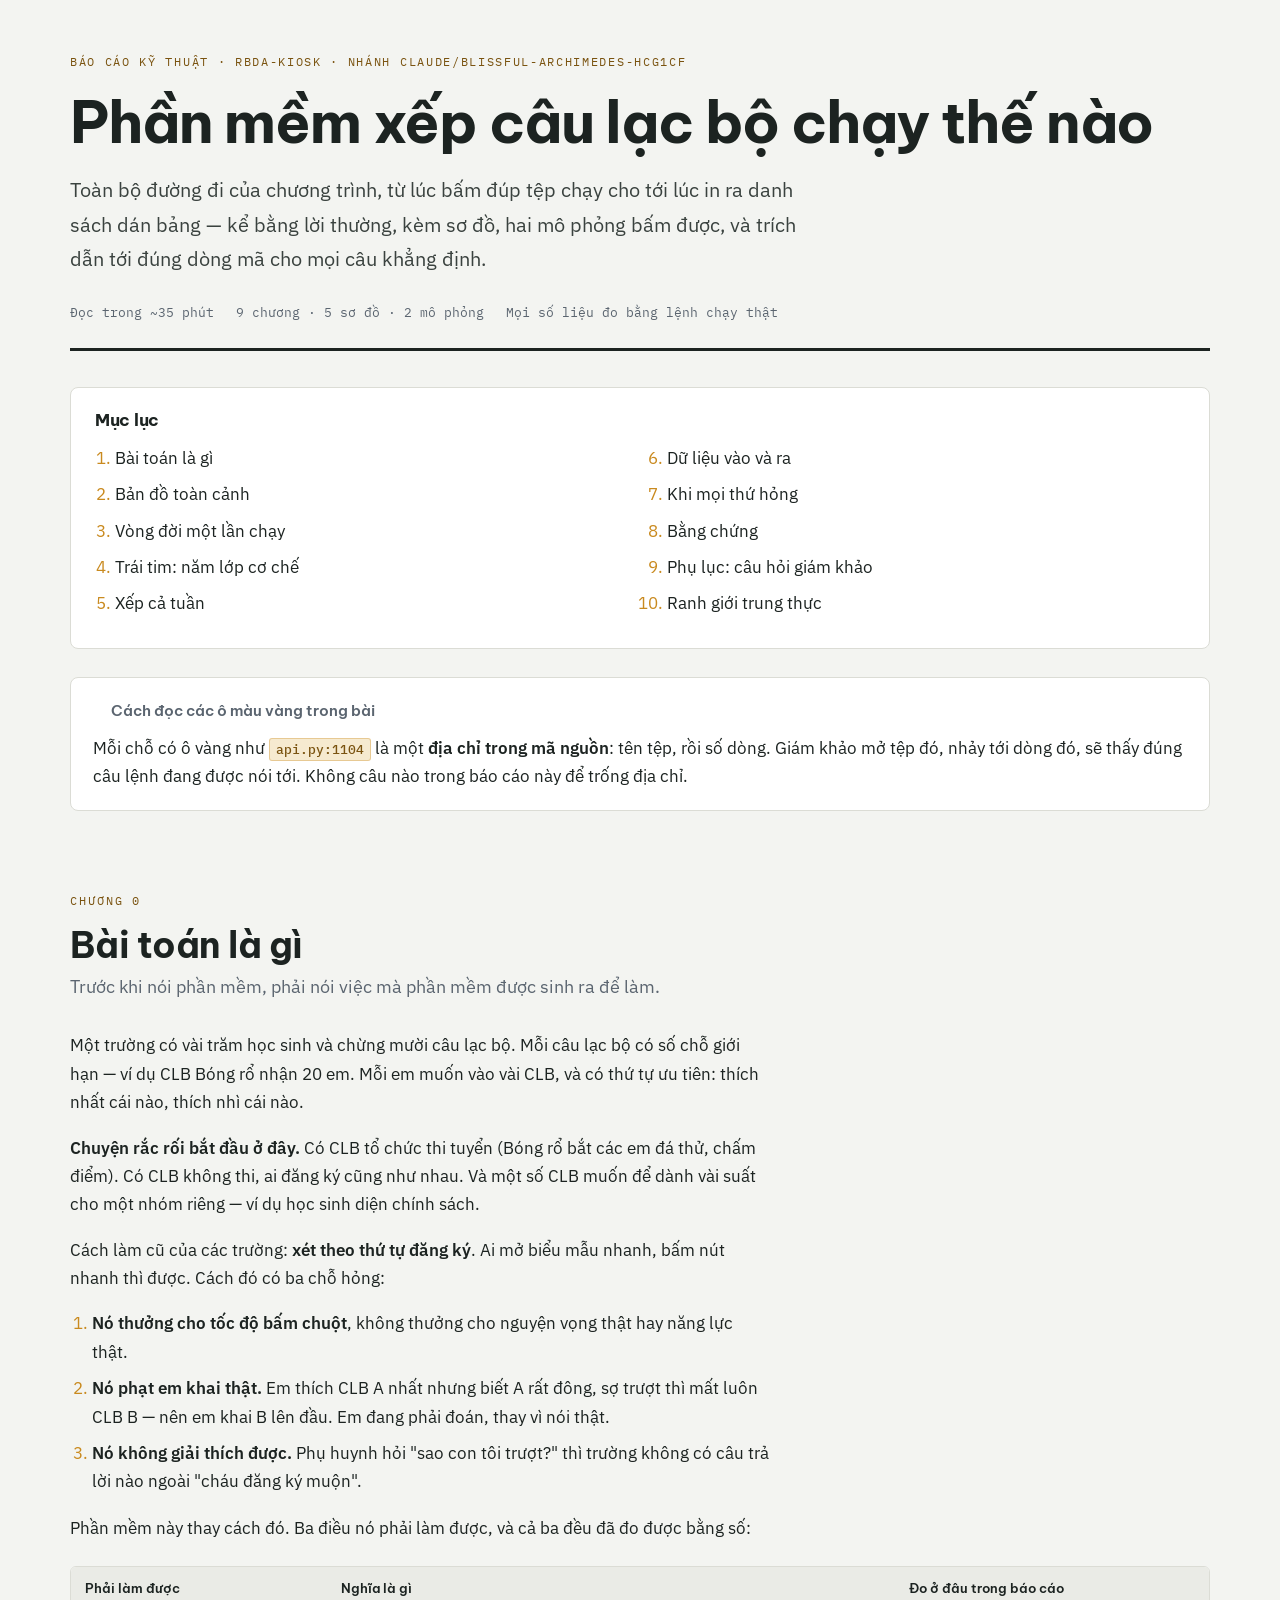
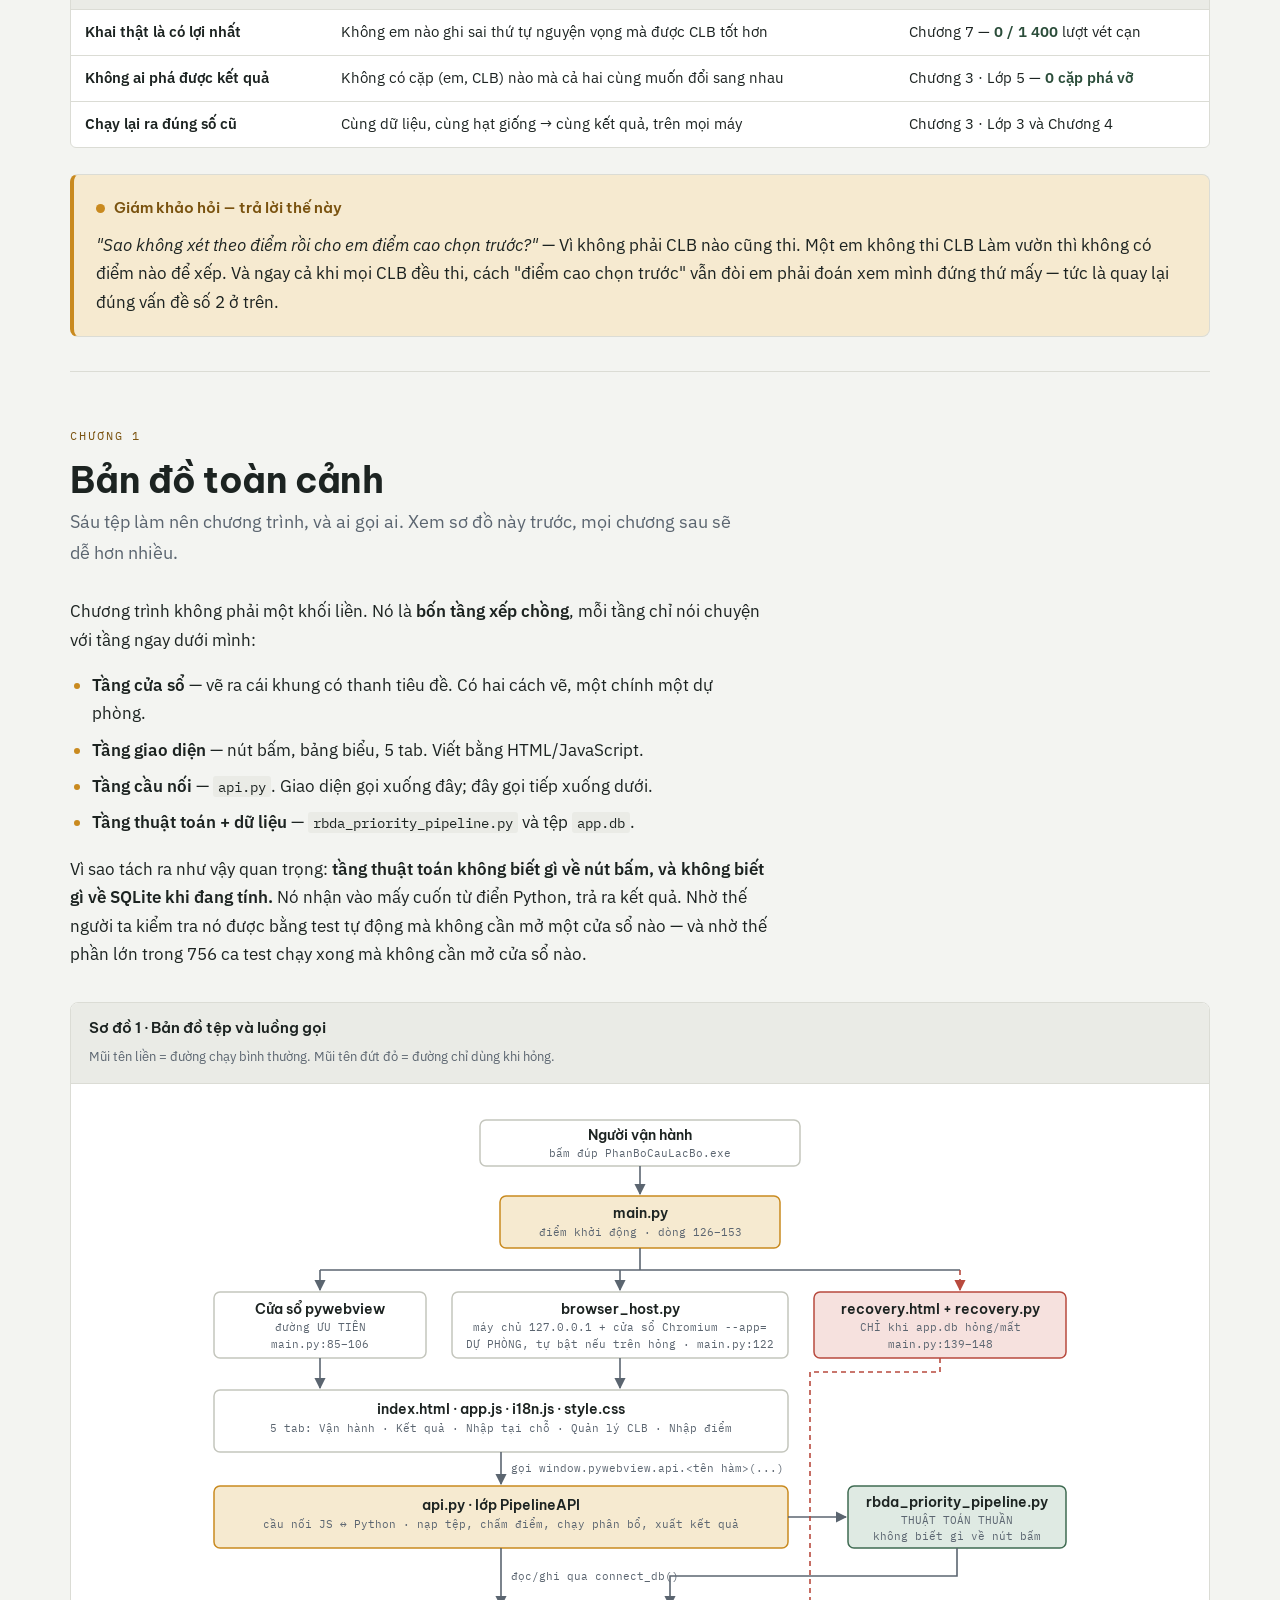
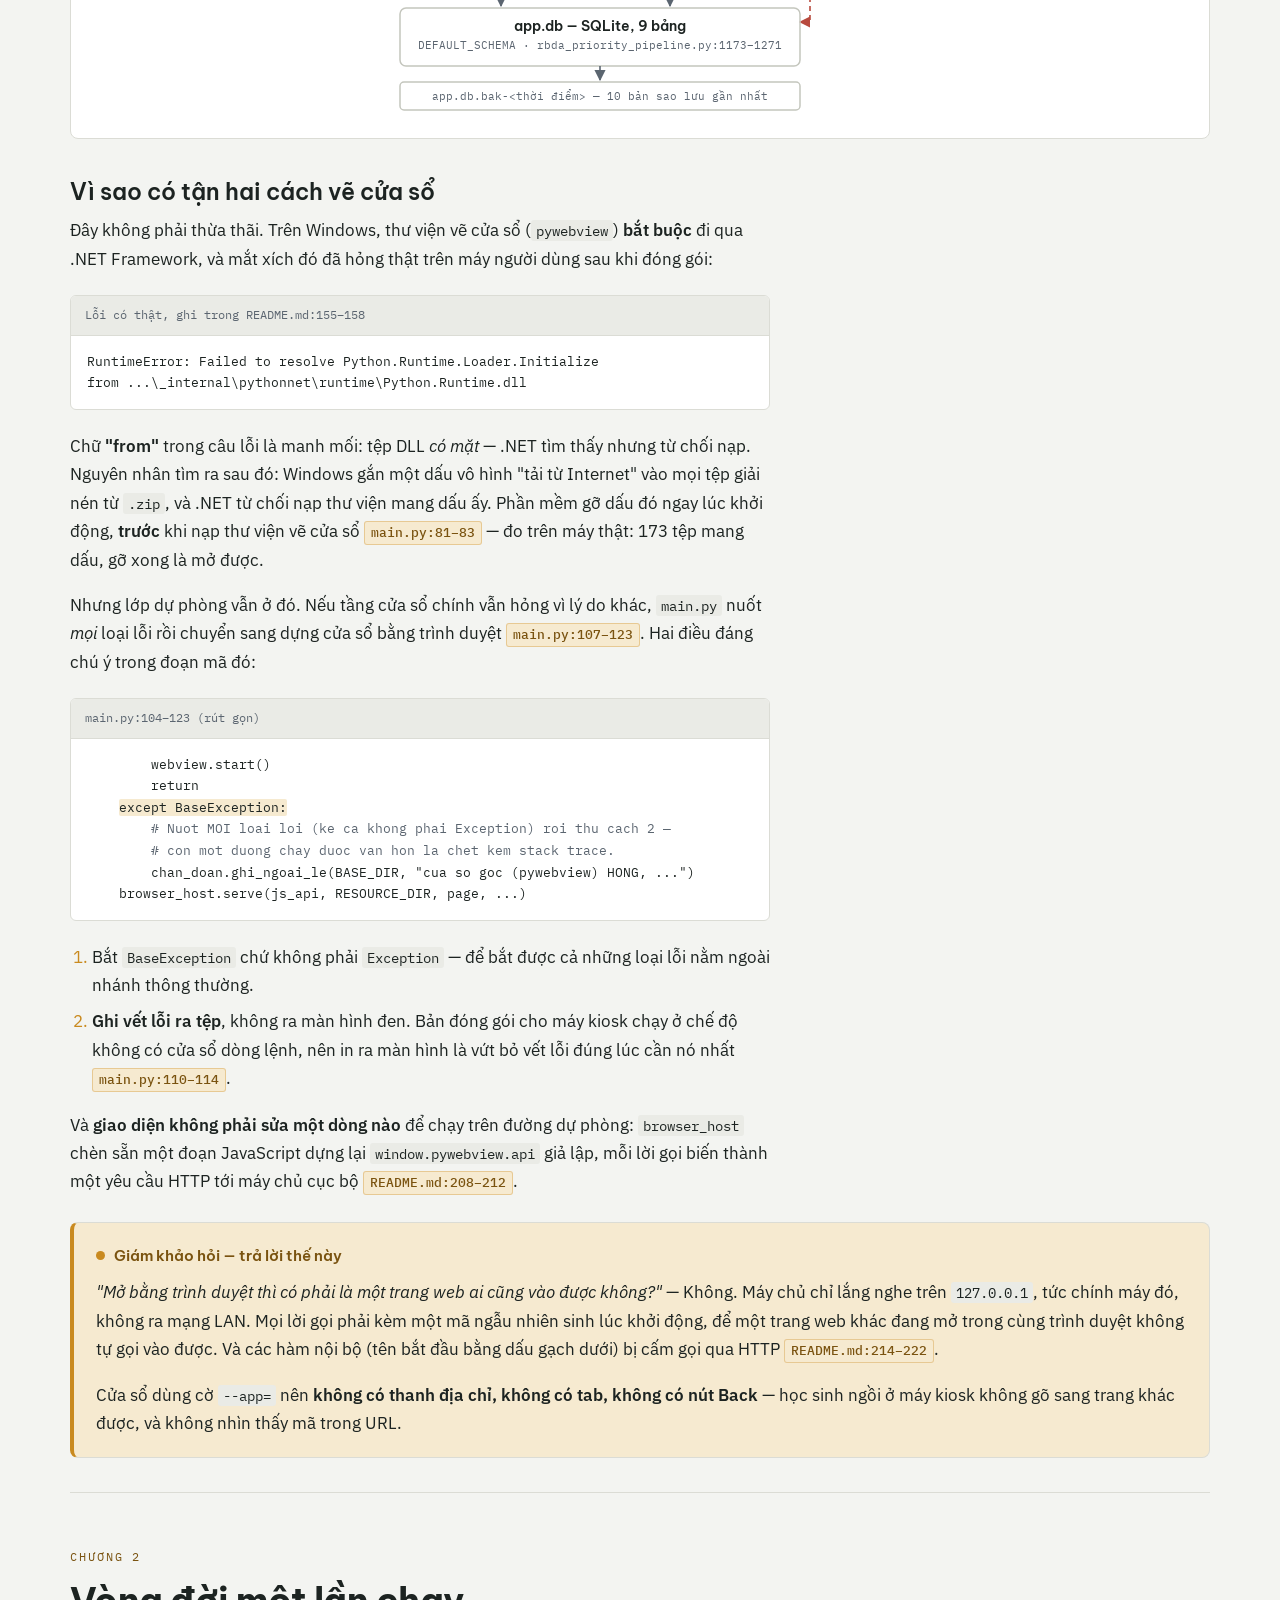
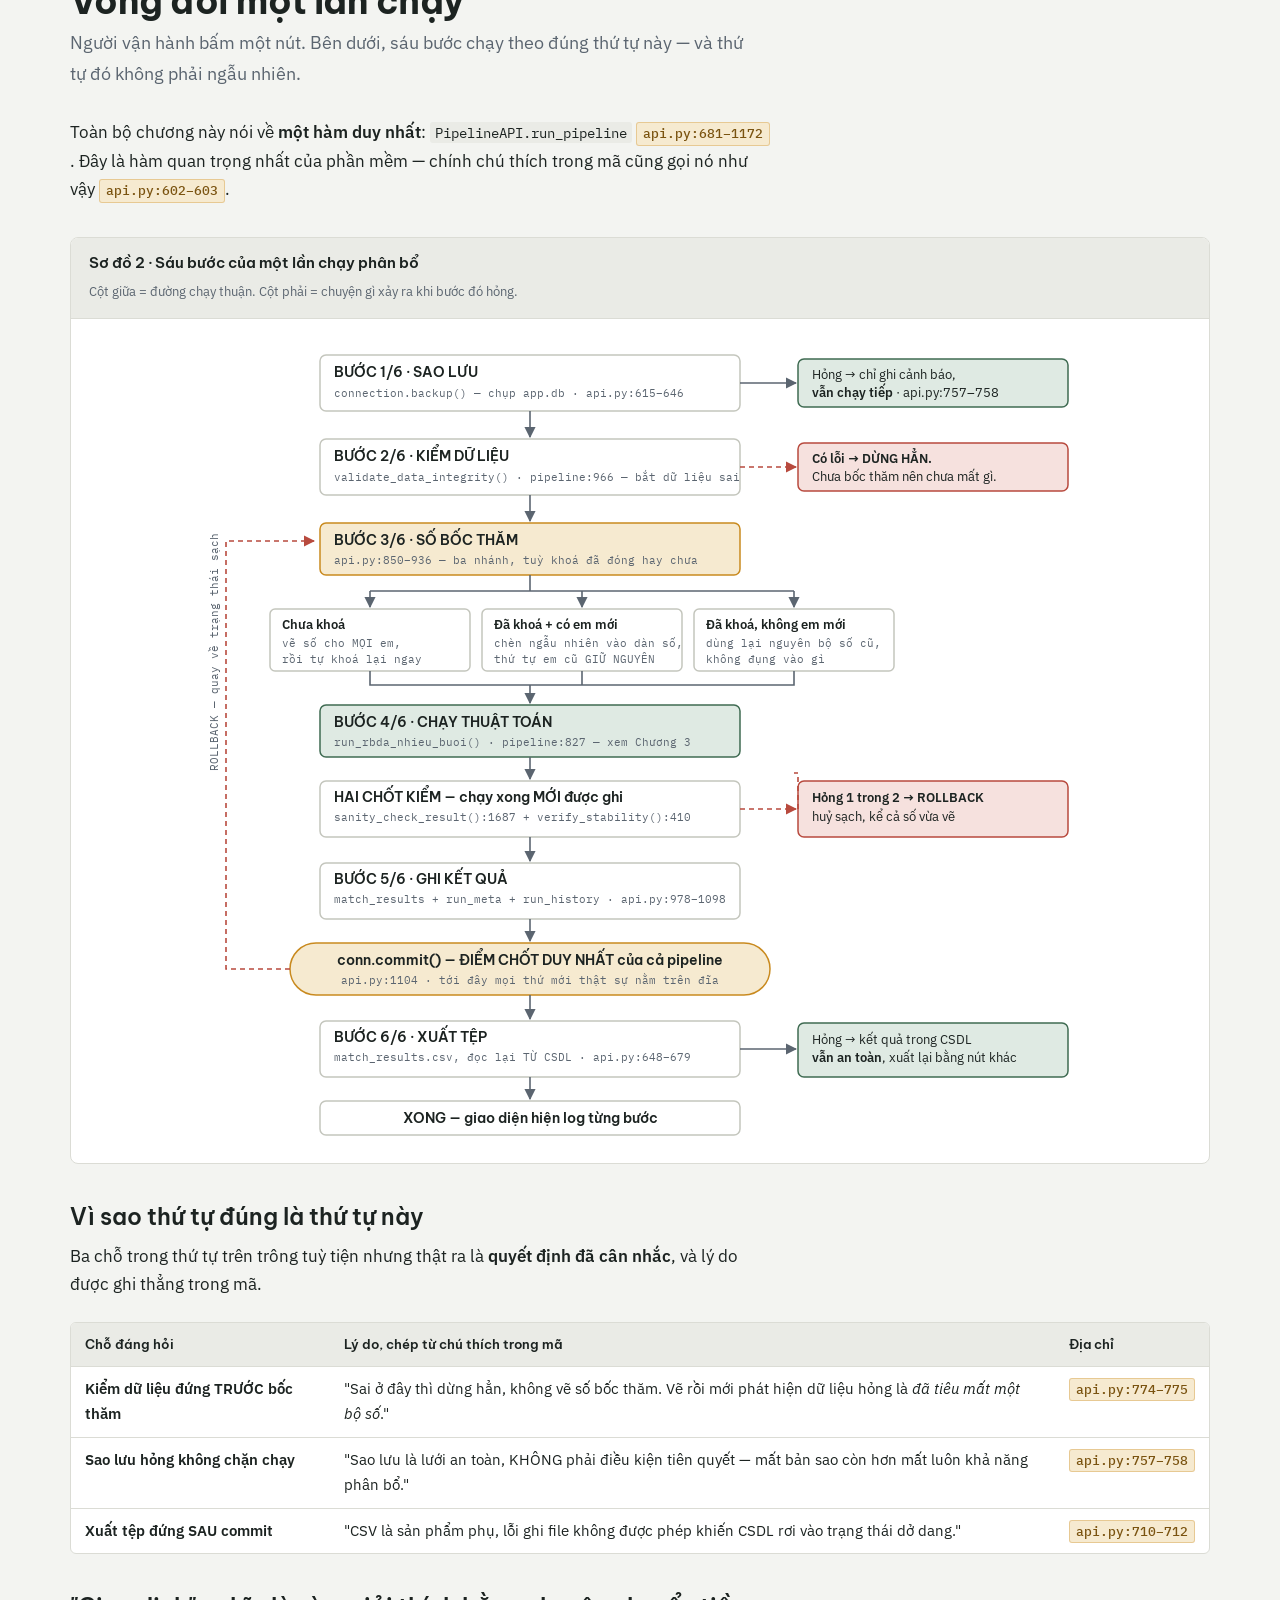
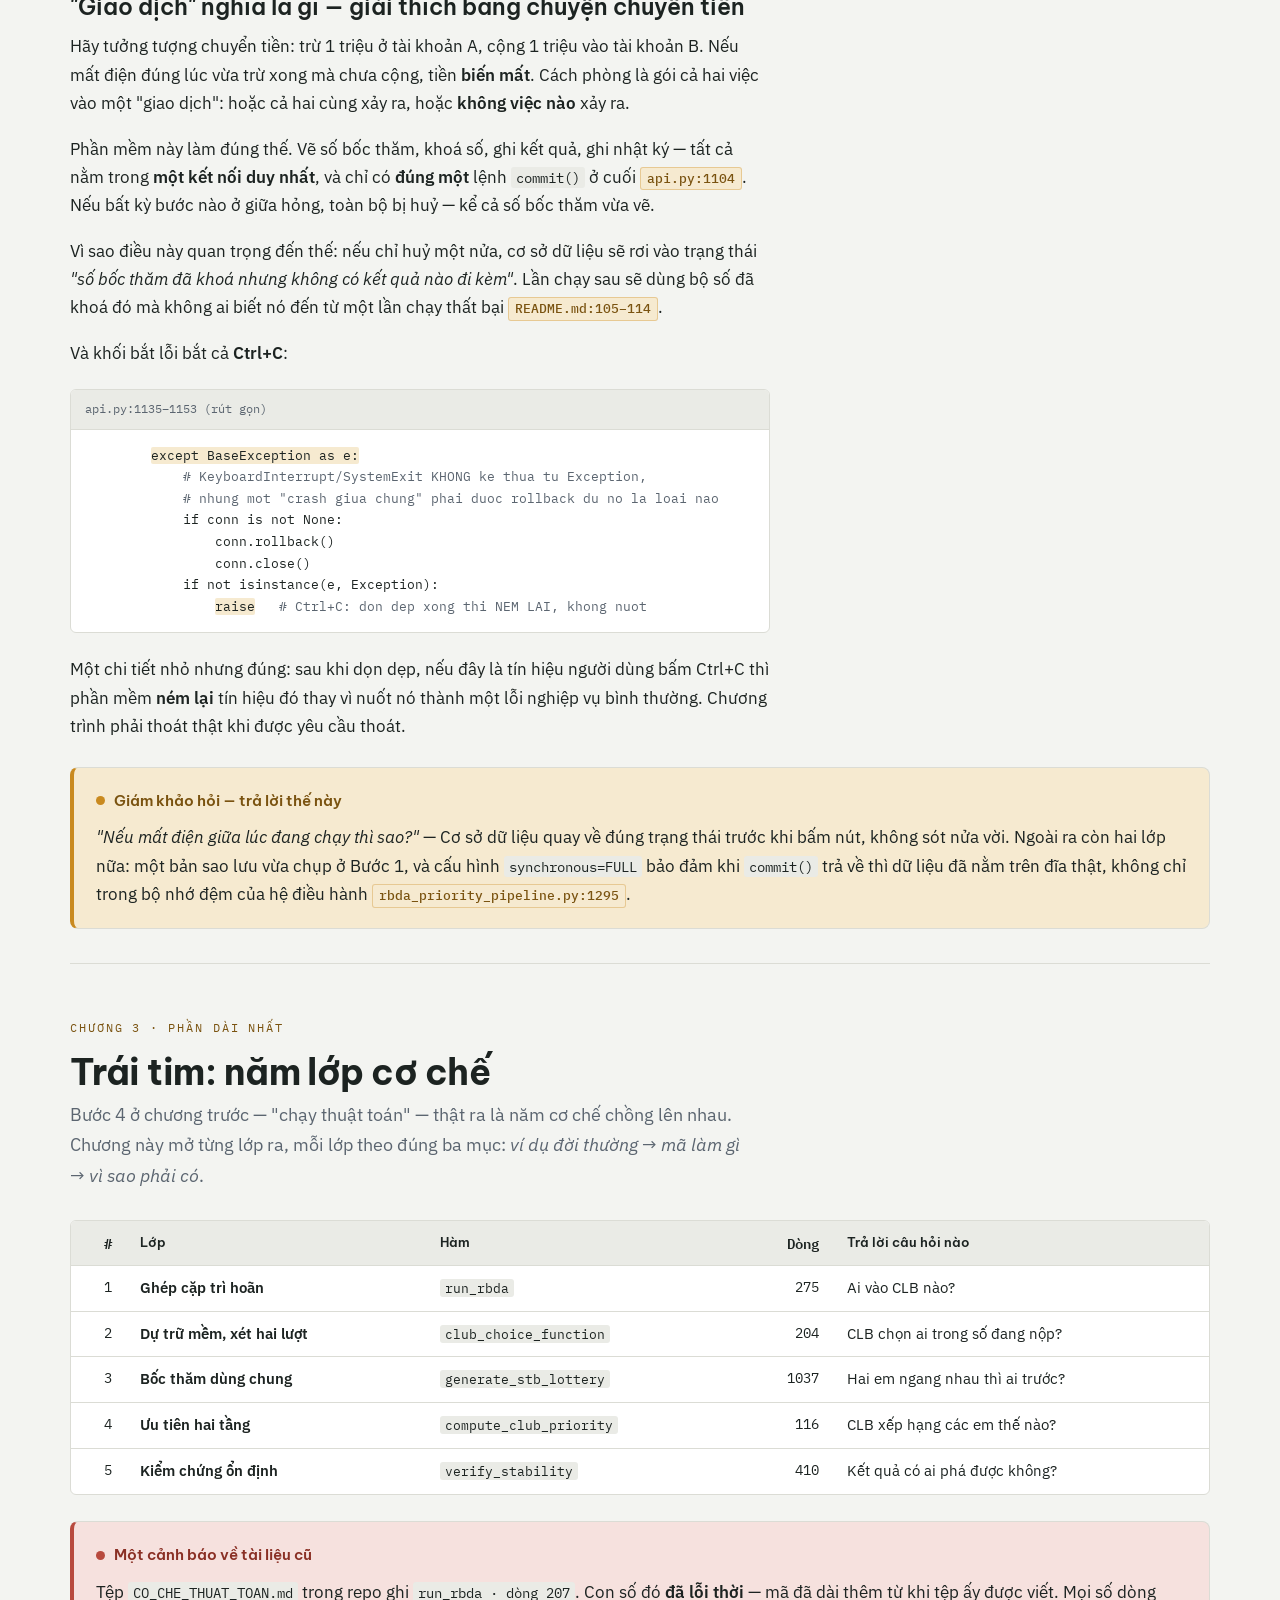
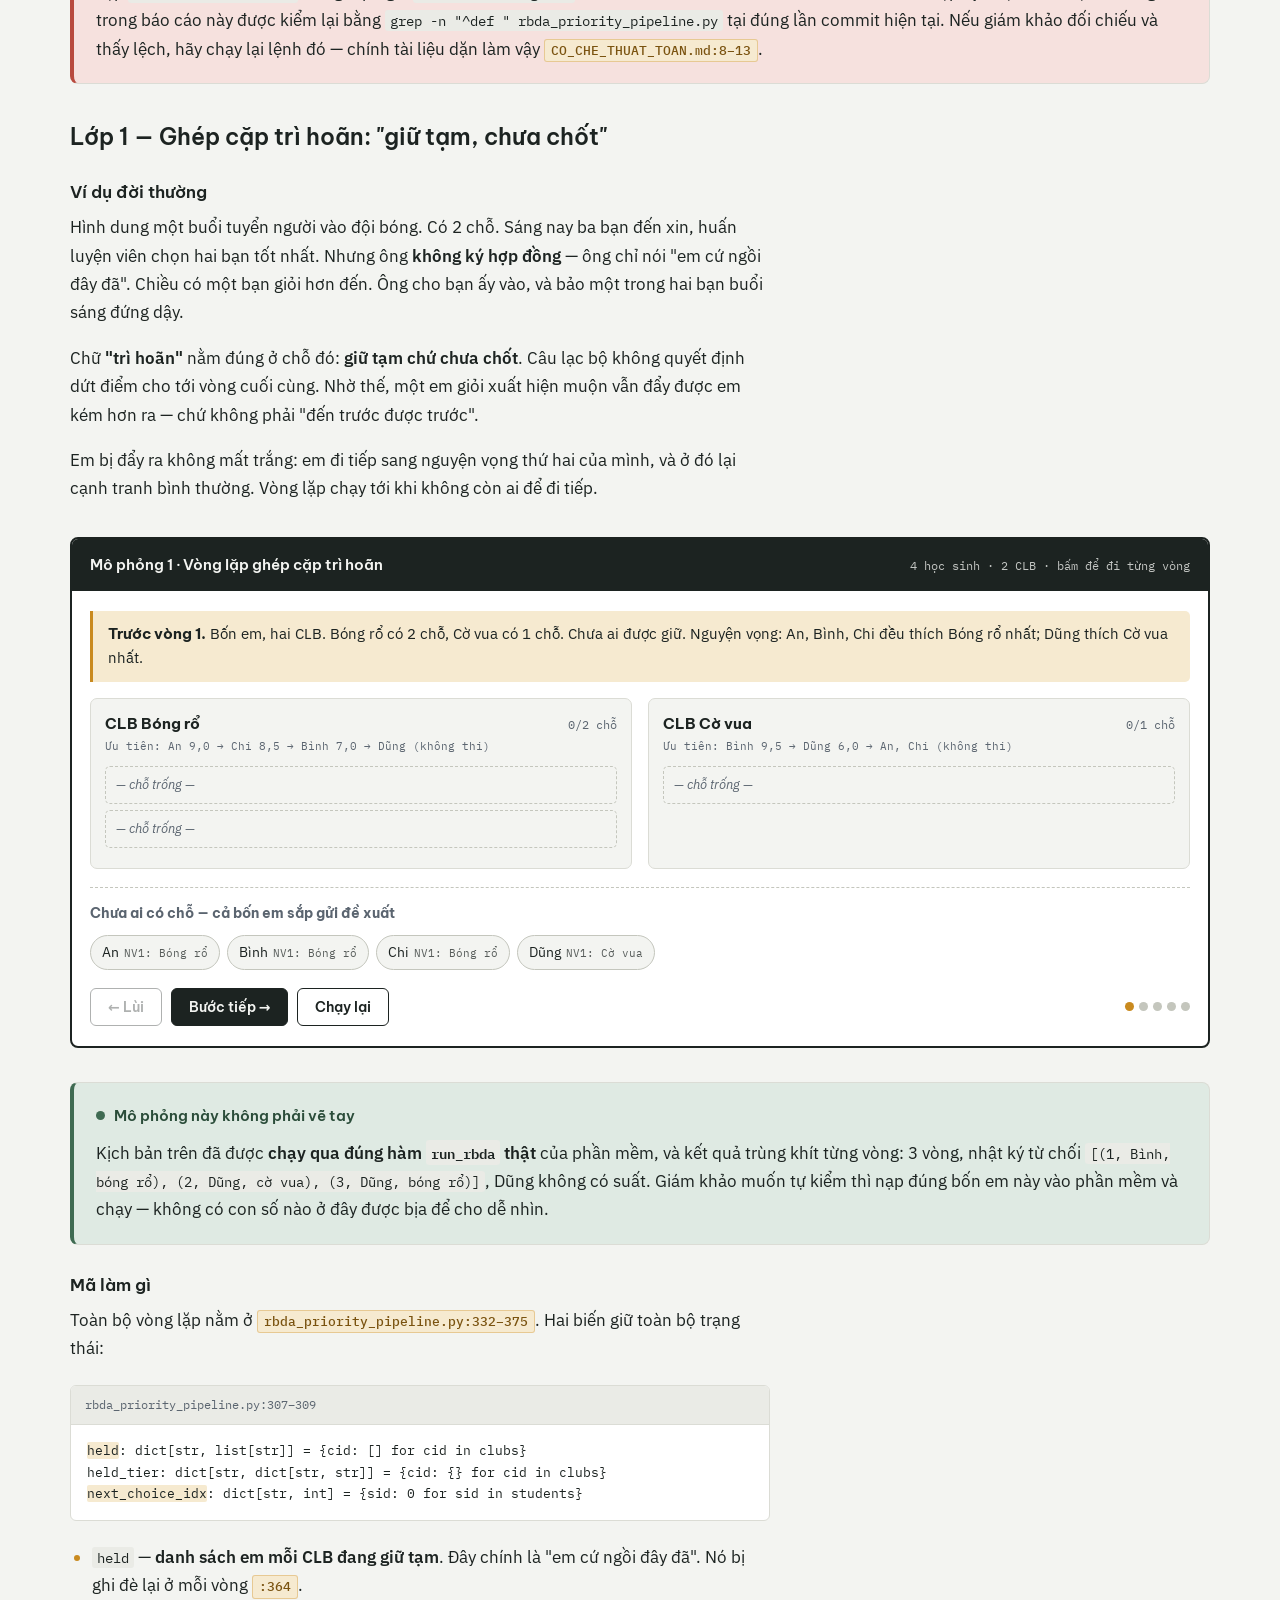
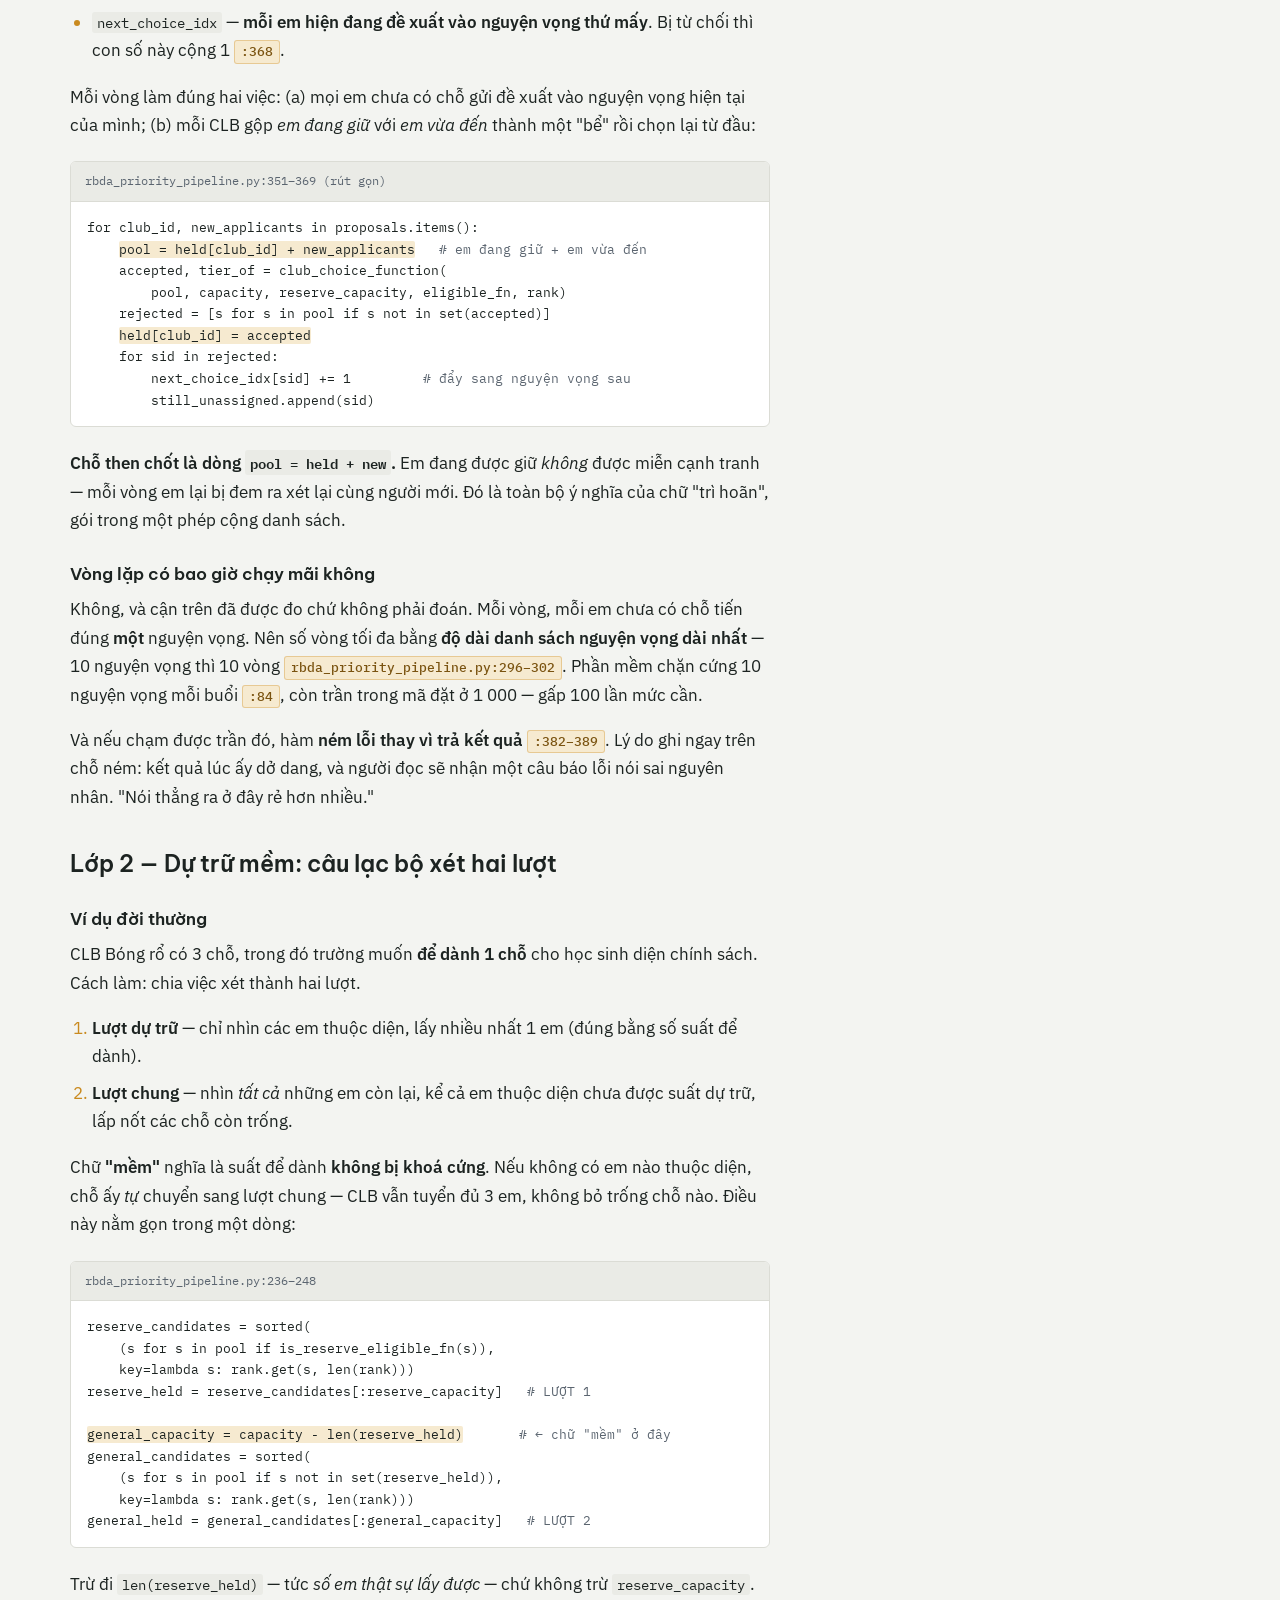
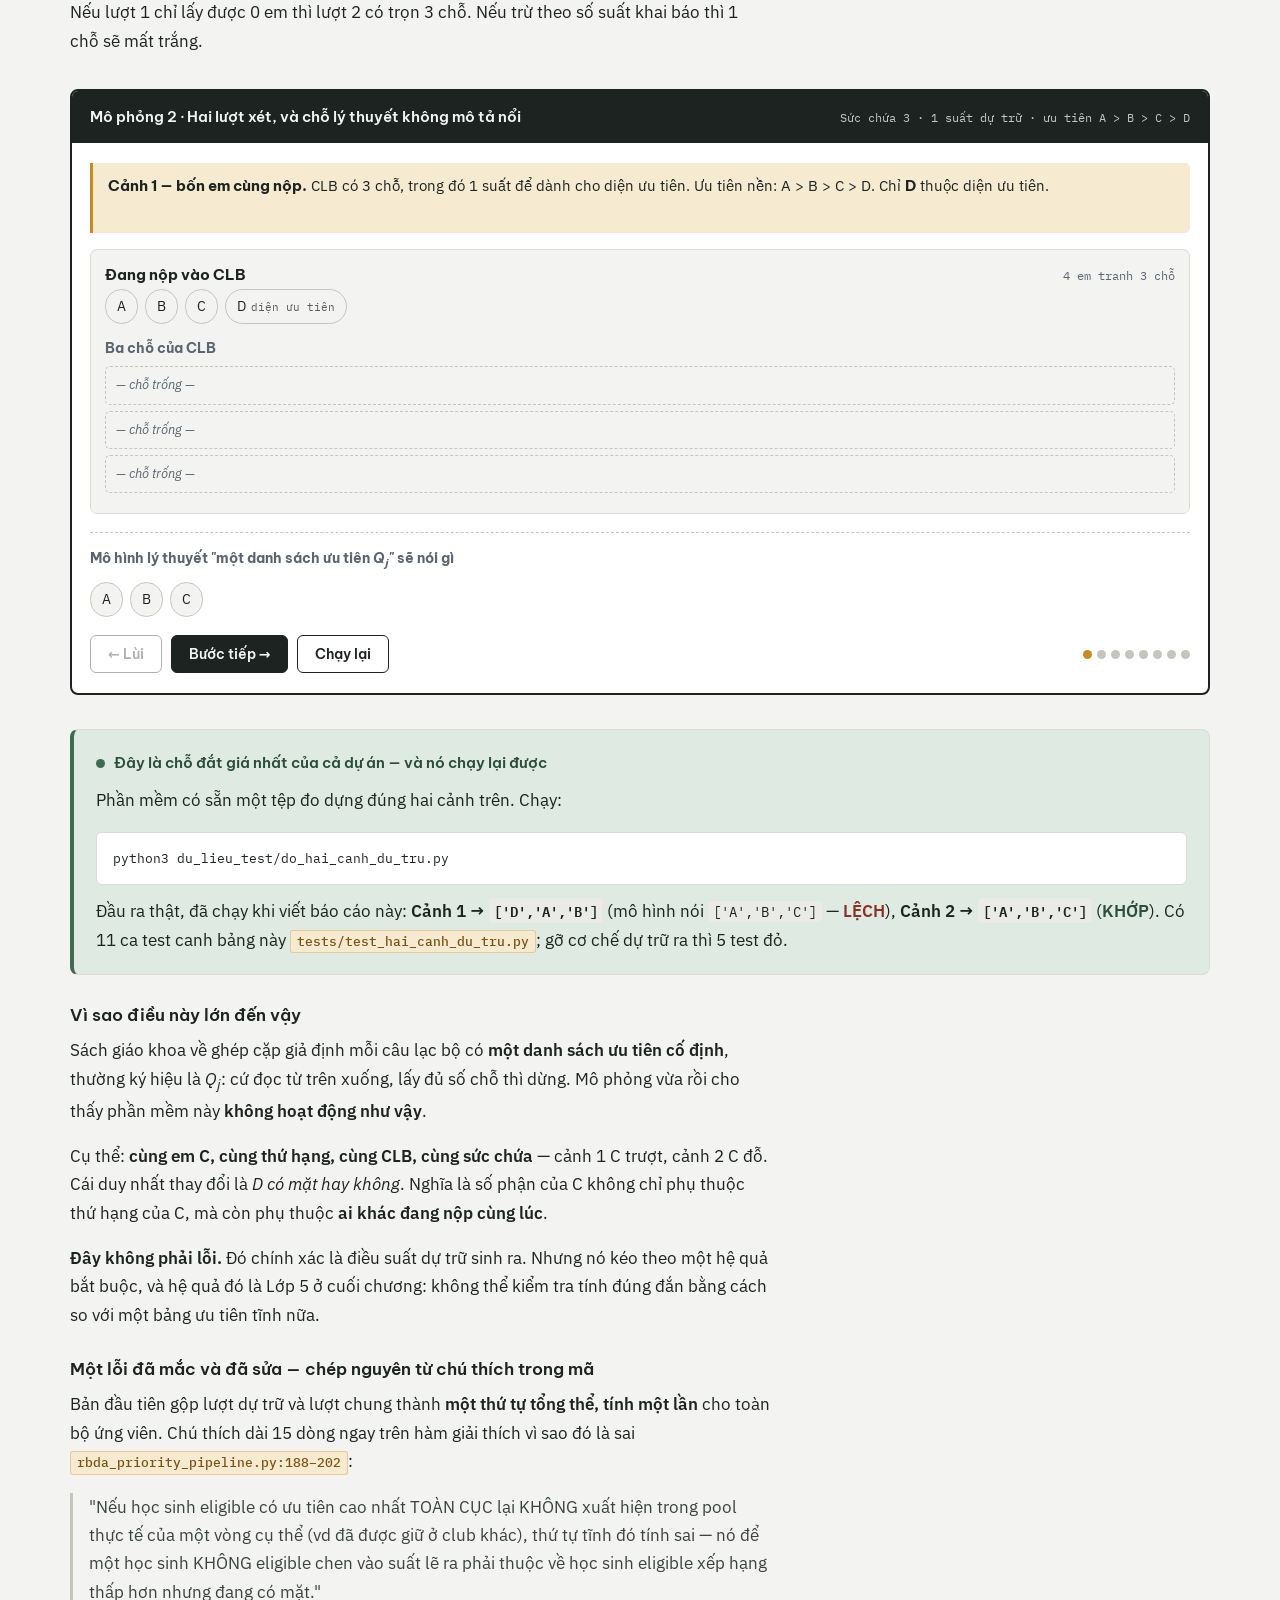
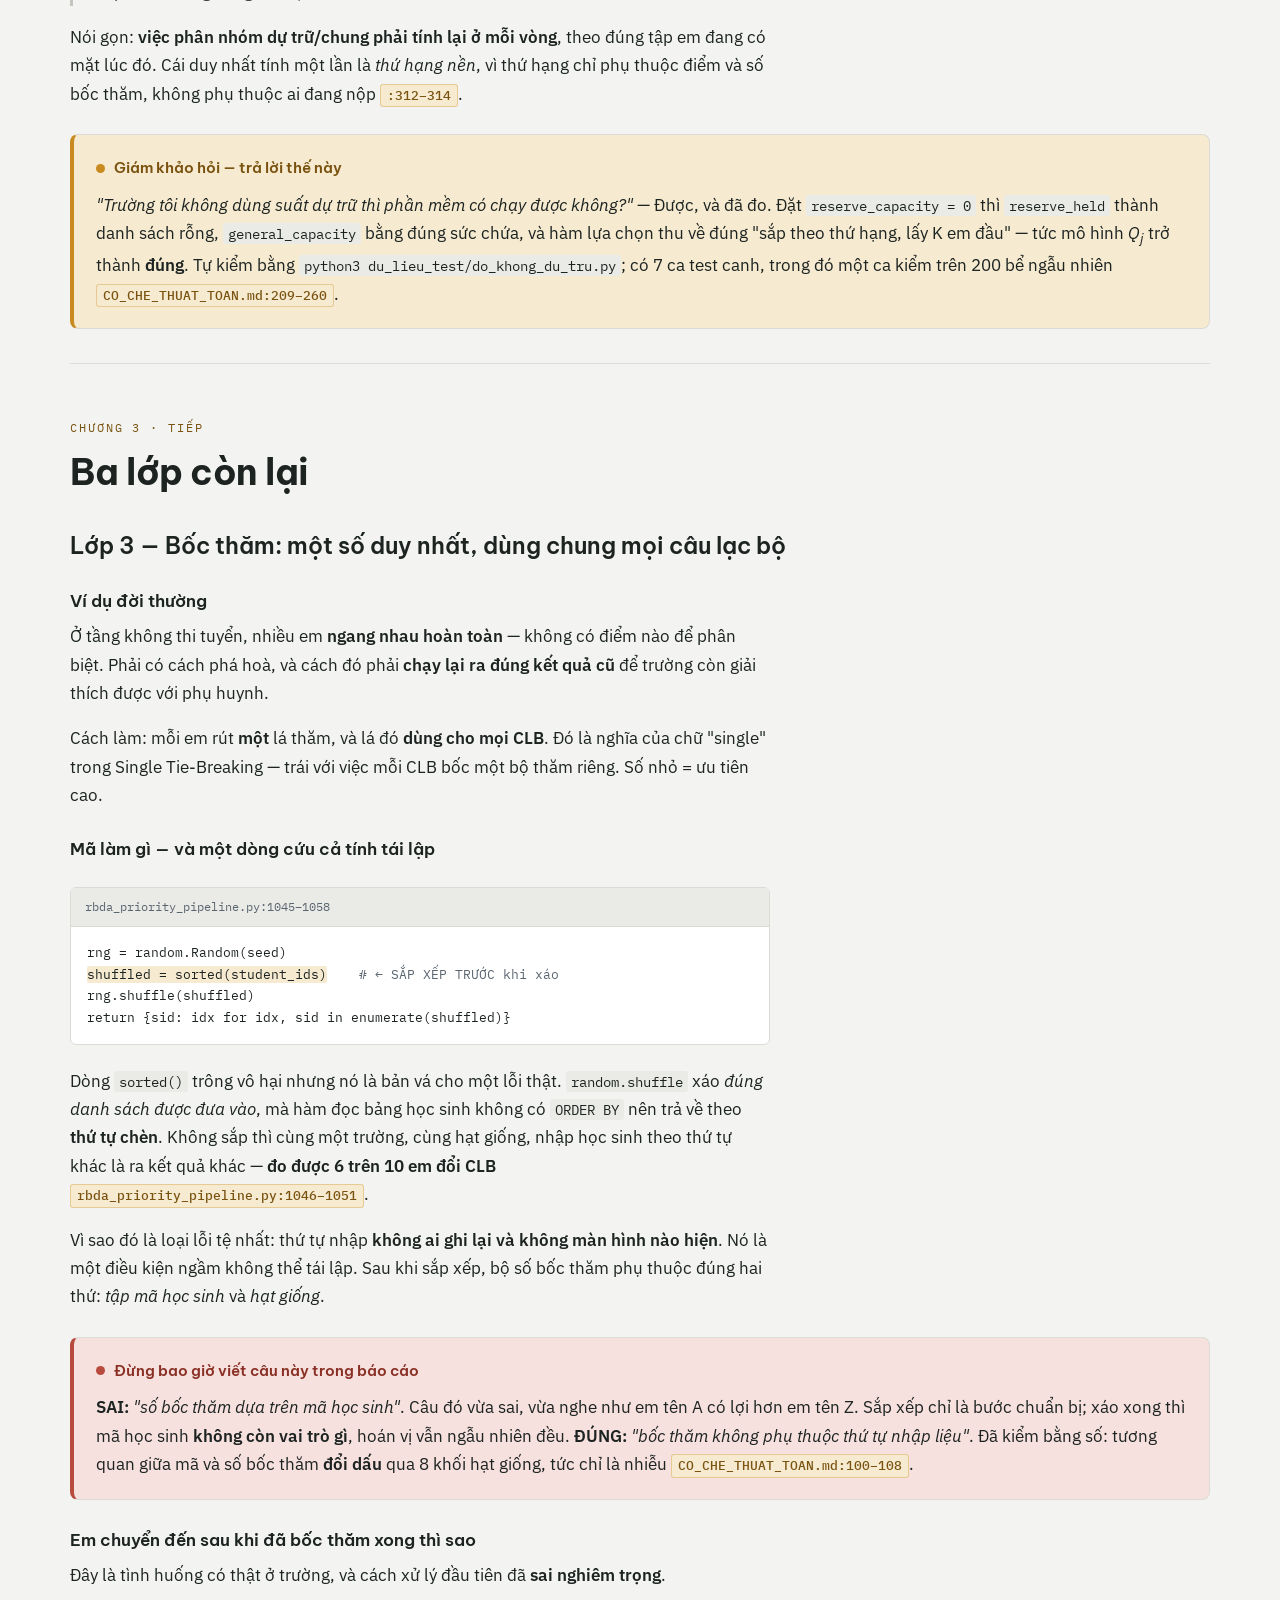
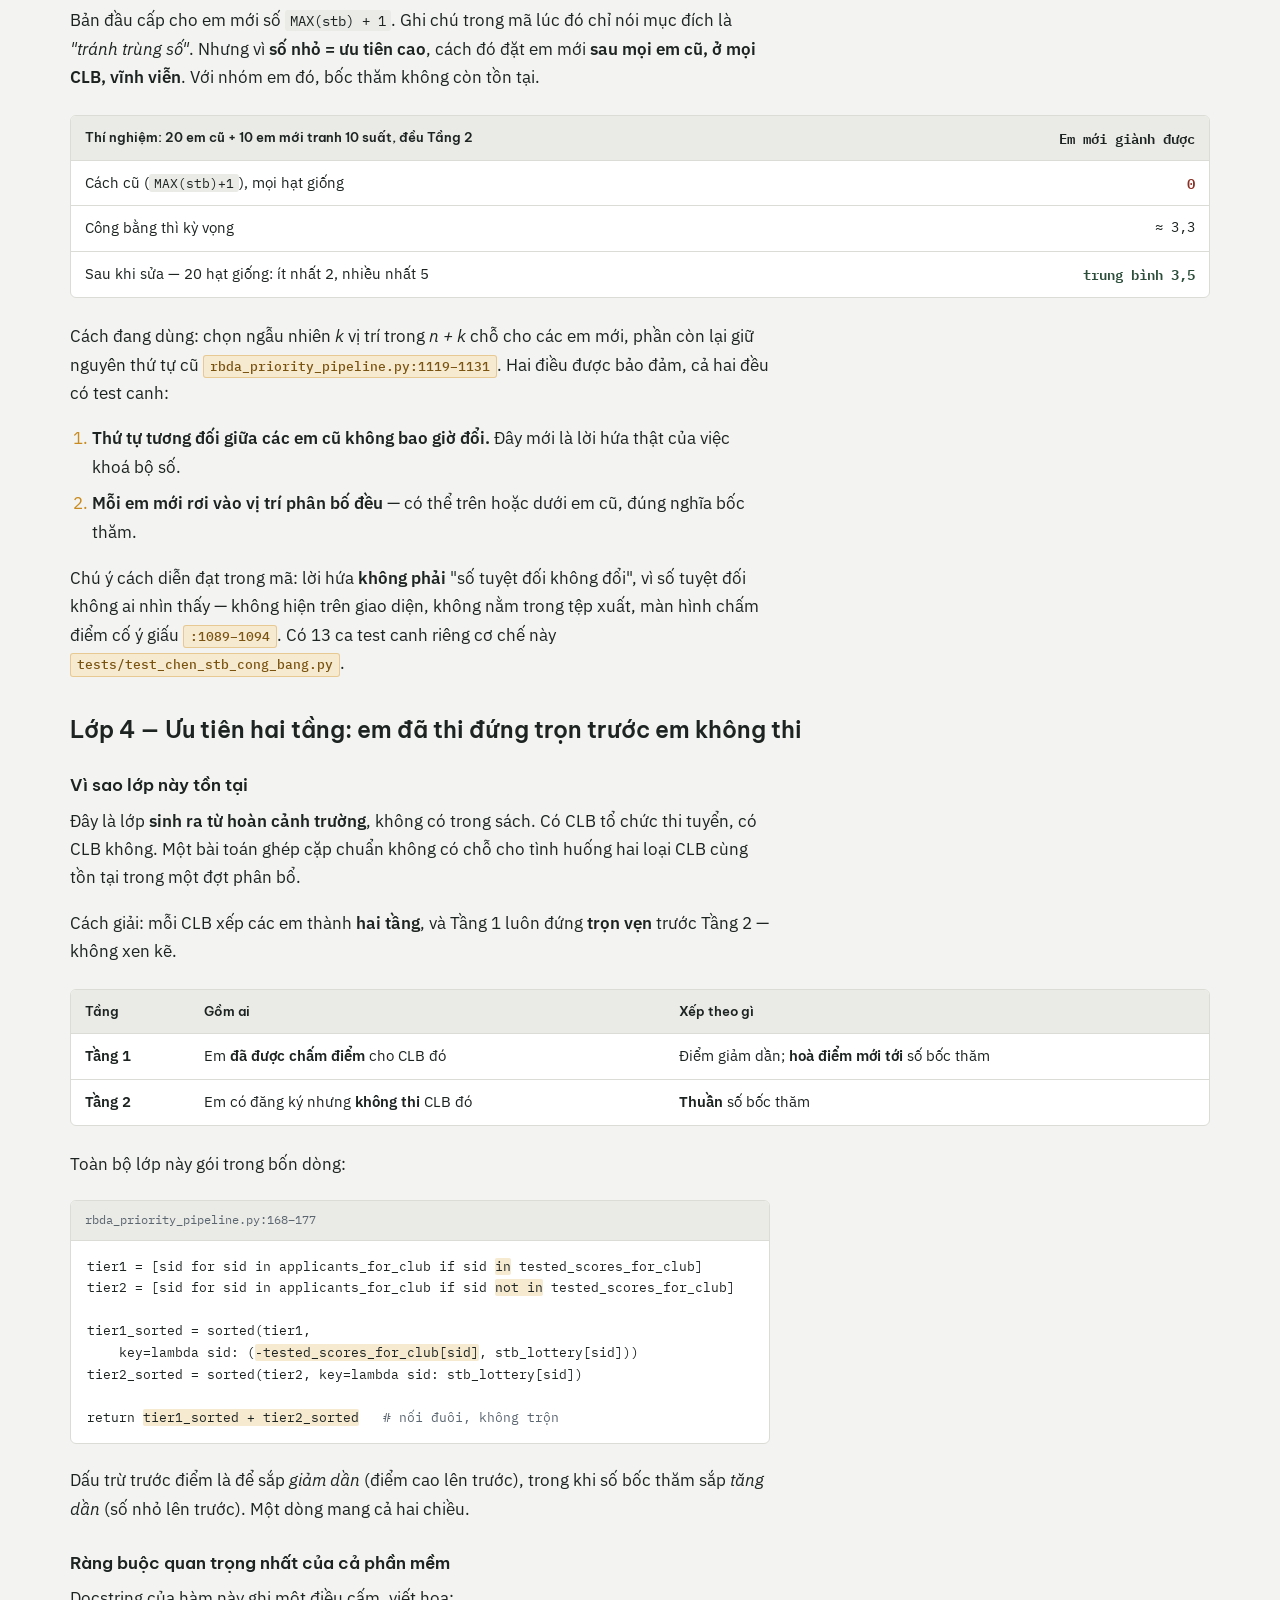
<file: BAO_CAO_CACH_CHAY.html>
<!doctype html>
<html lang="vi">
<head>
<meta charset="utf-8">
<meta name="viewport" content="width=device-width, initial-scale=1, viewport-fit=cover">
<style>
  html{color-scheme:light dark}
  body{margin:0}
  img{max-width:100%}
  [hidden]{display:none!important}
</style>
<title>Phần mềm xếp câu lạc bộ chạy thế nào</title>
<link rel="preconnect" href="https://fonts.googleapis.com">
<link rel="preconnect" href="https://fonts.gstatic.com" crossorigin>
<link rel="stylesheet" href="https://fonts.googleapis.com/css2?family=Be+Vietnam+Pro:wght@500;600;700&family=IBM+Plex+Sans:wght@400;500;600&family=IBM+Plex+Mono:wght@400;500&display=swap">
<style>
:root{
  --ink:#1C2321; --ink-soft:#3A423F; --slate:#5B6570;
  --paper:#F3F4F1; --raised:#FFFFFF; --sunk:#EAEBE6;
  --hairline:#DBDCD5; --hairline-strong:#C4C6BD;
  --gold:#C98A1F; --gold-soft:#F6EAD0; --gold-ink:#7A5310;
  --moss:#3F6B52; --moss-soft:#DFEAE3; --moss-ink:#2B4D3A;
  --rust:#B84A3E; --rust-soft:#F6E1DE; --rust-ink:#8A3025;
  --display:"Be Vietnam Pro",system-ui,sans-serif;
  --body:"IBM Plex Sans",system-ui,sans-serif;
  --mono:"IBM Plex Mono",ui-monospace,monospace;
}
@media (prefers-color-scheme:dark){
  :root:not([data-theme="light"]){
    --ink:#E8EAE4; --ink-soft:#C3C8C0; --slate:#9AA29B;
    --paper:#151917; --raised:#1E2422; --sunk:#12100E;
    --hairline:#333B37; --hairline-strong:#485049;
    --gold:#E2A948; --gold-soft:#39301C; --gold-ink:#F0C87C;
    --moss:#7FB393; --moss-soft:#1E2E24; --moss-ink:#A6CFB5;
    --rust:#E08376; --rust-soft:#3A211D; --rust-ink:#F0AAA0;
  }
}
:root[data-theme="dark"]{
  --ink:#E8EAE4; --ink-soft:#C3C8C0; --slate:#9AA29B;
  --paper:#151917; --raised:#1E2422; --sunk:#12100E;
  --hairline:#333B37; --hairline-strong:#485049;
  --gold:#E2A948; --gold-soft:#39301C; --gold-ink:#F0C87C;
  --moss:#7FB393; --moss-soft:#1E2E24; --moss-ink:#A6CFB5;
  --rust:#E08376; --rust-soft:#3A211D; --rust-ink:#F0AAA0;
}
*{box-sizing:border-box}
body{
  margin:0; background:var(--paper); color:var(--ink);
  font-family:var(--body); font-size:16.5px; line-height:1.72;
  -webkit-font-smoothing:antialiased;
}
.wrap{max-width:1180px; margin:0 auto; padding-inline:20px; padding-block:0 96px;}
.measure{max-width:70ch;}

/* ---------- MASTHEAD ---------- */
.masthead{
  border-bottom:3px solid var(--ink);
  padding-block:52px 24px; margin-bottom:8px;
}
.kicker{
  font-family:var(--mono); font-size:12px; letter-spacing:.14em;
  text-transform:uppercase; color:var(--gold-ink); margin:0 0 18px;
}
.masthead h1{
  font-family:var(--display); font-weight:700; font-size:clamp(32px,6.4vw,58px);
  line-height:1.08; letter-spacing:-.02em; margin:0 0 20px; text-wrap:balance;
}
.standfirst{font-size:clamp(17px,2.3vw,20px); color:var(--ink-soft); margin:0; max-width:62ch;}
.byline{
  display:flex; flex-wrap:wrap; gap:8px 22px; margin-top:26px;
  font-family:var(--mono); font-size:12.5px; color:var(--slate);
}

/* ---------- TYPE ---------- */
h2{
  font-family:var(--display); font-weight:700; font-size:clamp(25px,4vw,36px);
  line-height:1.18; letter-spacing:-.015em; margin:0 0 6px; text-wrap:balance;
}
h3{font-family:var(--display); font-weight:600; font-size:clamp(19px,2.8vw,23px); line-height:1.3; margin:38px 0 10px; text-wrap:balance;}
h4{font-family:var(--display); font-weight:600; font-size:17px; margin:26px 0 6px;}
p{margin:0 0 17px;}
strong{font-weight:600;}
a{color:var(--gold-ink);}
ul,ol{margin:0 0 18px; padding-left:22px;}
li{margin-bottom:8px;}
li::marker{color:var(--gold);}

.chapter{padding-block:54px 8px; border-top:1px solid var(--hairline);}
.chapter:first-of-type{border-top:none;}
.chapnum{
  font-family:var(--mono); font-size:12px; letter-spacing:.16em; text-transform:uppercase;
  color:var(--gold-ink); display:block; margin-bottom:12px;
}
.deck{font-size:18px; color:var(--slate); margin:0 0 28px; max-width:62ch;}

/* ---------- CITATION ---------- */
code, .cite{font-family:var(--mono); font-size:.87em;}
code{background:var(--sunk); padding:1px 5px; border-radius:3px;}
.cite{
  display:inline-block; background:var(--gold-soft); color:var(--gold-ink);
  border:1px solid color-mix(in srgb, var(--gold) 34%, transparent);
  padding:0 6px; border-radius:3px; font-size:12.5px; white-space:nowrap;
  font-weight:500;
}

/* ---------- CODE BLOCK ---------- */
figure.code{margin:22px 0; border:1px solid var(--hairline); border-radius:6px; overflow:hidden; background:var(--raised);}
figure.code figcaption{
  font-family:var(--mono); font-size:12px; color:var(--slate);
  padding:9px 14px; border-bottom:1px solid var(--hairline); background:var(--sunk);
  display:flex; justify-content:space-between; gap:12px; flex-wrap:wrap;
}
figure.code pre{margin:0; padding:15px 16px; overflow-x:auto; font-family:var(--mono); font-size:13px; line-height:1.66;}
figure.code .cm{color:var(--slate);}
figure.code .hl{background:var(--gold-soft); border-radius:2px;}

/* ---------- CALLOUTS ---------- */
.box{border:1px solid var(--hairline); border-radius:8px; padding:20px 22px; margin:26px 0; background:var(--raised);}
.box > :last-child{margin-bottom:0;}
.box-title{font-family:var(--display); font-weight:600; font-size:15px; margin:0 0 10px; display:flex; align-items:center; gap:9px;}
.box-title::before{content:""; width:9px; height:9px; border-radius:50%; flex:none;}
.judge{border-left:4px solid var(--gold); background:var(--gold-soft);}
.judge .box-title::before{background:var(--gold);}
.judge .box-title{color:var(--gold-ink);}
.warn{border-left:4px solid var(--rust); background:var(--rust-soft);}
.warn .box-title::before{background:var(--rust);}
.warn .box-title{color:var(--rust-ink);}
.proof{border-left:4px solid var(--moss); background:var(--moss-soft);}
.proof .box-title::before{background:var(--moss);}
.proof .box-title{color:var(--moss-ink);}

/* ---------- TABLE ---------- */
.tablewrap{overflow-x:auto; margin:24px 0; border:1px solid var(--hairline); border-radius:6px; background:var(--raised);}
table{border-collapse:collapse; width:100%; font-size:14.5px; min-width:480px;}
th,td{padding:10px 14px; text-align:left; border-bottom:1px solid var(--hairline); vertical-align:top;}
thead th{background:var(--sunk); font-family:var(--display); font-weight:600; font-size:13px; white-space:nowrap;}
tbody tr:last-child td{border-bottom:none;}
td.num, th.num{text-align:right; font-variant-numeric:tabular-nums; font-family:var(--mono); font-size:13.5px;}
.ok{color:var(--moss-ink); font-weight:600;}
.bad{color:var(--rust-ink); font-weight:600;}

/* ---------- DIAGRAM ---------- */
.diagram{margin:34px 0; border:1px solid var(--hairline); border-radius:8px; background:var(--raised); overflow:hidden;}
.diagram-head{padding:13px 18px; border-bottom:1px solid var(--hairline); background:var(--sunk);}
.diagram-head strong{font-family:var(--display); font-size:14.5px; display:block;}
.diagram-head span{font-size:13px; color:var(--slate);}
.diagram-body{overflow-x:auto; padding:22px 18px;}
.diagram svg{display:block; margin:0 auto; max-width:100%; height:auto;}
.d-fill-ink{fill:var(--ink)} .d-fill-paper{fill:var(--raised)} .d-fill-sunk{fill:var(--sunk)}
.d-stroke{stroke:var(--hairline-strong); fill:none; stroke-width:1.5}
.d-arrow{stroke:var(--slate); fill:none; stroke-width:1.6}
.d-arrow-bad{stroke:var(--rust); fill:none; stroke-width:1.6; stroke-dasharray:5 4}
.d-t{fill:var(--ink); font-family:"IBM Plex Sans",sans-serif; font-size:13px}
.d-tb{fill:var(--ink); font-family:"Be Vietnam Pro",sans-serif; font-size:13.5px; font-weight:600}
.d-ts{fill:var(--slate); font-family:"IBM Plex Mono",monospace; font-size:11px}
.d-gold{fill:var(--gold-soft); stroke:var(--gold); stroke-width:1.5}
.d-moss{fill:var(--moss-soft); stroke:var(--moss); stroke-width:1.5}
.d-rust{fill:var(--rust-soft); stroke:var(--rust); stroke-width:1.5}

/* ---------- SIM ---------- */
.sim{border:2px solid var(--ink); border-radius:8px; margin:34px 0; background:var(--raised); overflow:hidden;}
.sim-head{background:var(--ink); color:var(--paper); padding:13px 18px; display:flex; justify-content:space-between; align-items:baseline; gap:12px; flex-wrap:wrap;}
.sim-head strong{font-family:var(--display); font-size:15px;}
.sim-head span{font-family:var(--mono); font-size:12px; opacity:.78;}
.sim-body{padding:20px 18px;}
.sim-stage{display:grid; grid-template-columns:1fr 1fr; gap:16px; margin-bottom:18px;}
@media (max-width:640px){.sim-stage{grid-template-columns:1fr;}}
.club-card{border:1px solid var(--hairline); border-radius:7px; background:var(--paper); padding:14px;}
.club-card h5{font-family:var(--display); font-size:14.5px; line-height:1.5; margin:0 0 3px; display:flex; justify-content:space-between; align-items:baseline; gap:8px; flex-wrap:wrap;}
.club-card .cap{font-family:var(--mono); font-size:11.5px; line-height:1.6; color:var(--slate); font-weight:400; white-space:nowrap;}
.club-card .prio{font-family:var(--mono); font-size:11px; color:var(--slate); margin:0 0 11px; line-height:1.5;}
.slot{
  display:flex; align-items:center; gap:9px; padding:7px 10px; margin-bottom:6px;
  border:1px dashed var(--hairline-strong); border-radius:5px; font-size:14px;
  min-height:38px; transition:background .25s var(--e), border-color .25s;
}
.slot.filled{border-style:solid; border-color:var(--moss); background:var(--moss-soft);}
.slot.reserved{border-style:solid; border-color:var(--gold); background:var(--gold-soft);}
.slot .tag{font-family:var(--mono); font-size:10.5px; margin-left:auto; color:var(--slate); text-transform:uppercase; letter-spacing:.06em;}
.slot.empty{color:var(--slate); font-style:italic; font-size:13px;}
.bench{border-top:1px dashed var(--hairline-strong); padding-top:14px;}
.bench h5{font-family:var(--display); font-size:13.5px; margin:0 0 9px; color:var(--slate);}
.chips{display:flex; flex-wrap:wrap; gap:7px;}
.chip{
  font-size:13.5px; padding:5px 11px; border-radius:20px;
  border:1px solid var(--hairline-strong); background:var(--paper);
}
.chip.out{border-color:var(--rust); background:var(--rust-soft); color:var(--rust-ink);}
.chip .sub{font-family:var(--mono); font-size:10.5px; opacity:.72; margin-left:5px;}
.narrate{
  border-left:3px solid var(--gold); padding:11px 15px; background:var(--gold-soft);
  border-radius:0 5px 5px 0; margin-bottom:16px; font-size:14.5px; min-height:70px;
}
.narrate b{font-family:var(--display);}
.controls{display:flex; flex-wrap:wrap; gap:9px; align-items:center;}
button.ctl{
  font-family:var(--display); font-weight:600; font-size:14px;
  padding:9px 17px; border-radius:6px; border:1px solid var(--ink);
  background:var(--ink); color:var(--paper); cursor:pointer;
}
button.ctl.ghost{background:transparent; color:var(--ink);}
button.ctl:disabled{opacity:.35; cursor:not-allowed;}
button.ctl:focus-visible{outline:3px solid var(--gold); outline-offset:2px;}
.step-pips{display:flex; gap:5px; margin-left:auto;}
.pip{width:9px; height:9px; border-radius:50%; background:var(--hairline-strong);}
.pip.on{background:var(--gold);}
@media (prefers-reduced-motion:reduce){*{transition:none!important; animation:none!important;}}

/* ---------- TOC ---------- */
.toc{border:1px solid var(--hairline); border-radius:8px; background:var(--raised); padding:22px 24px; margin:36px 0 0;}
.toc h2{font-size:17px; margin-bottom:14px;}
.toc ol{columns:2; column-gap:34px; padding-left:20px; margin:0;}
@media (max-width:640px){.toc ol{columns:1;}}
.toc a{text-decoration:none; color:var(--ink);}
.toc a:hover{color:var(--gold-ink); text-decoration:underline;}
</style>

</head>
<body>

<div class="wrap">

<header class="masthead">
  <p class="kicker">Báo cáo kỹ thuật · rbda-kiosk · nhánh claude/blissful-archimedes-hcg1cf</p>
  <h1>Phần mềm xếp câu lạc bộ chạy thế nào</h1>
  <p class="standfirst">Toàn bộ đường đi của chương trình, từ lúc bấm đúp tệp chạy cho tới lúc in ra danh sách dán bảng — kể bằng lời thường, kèm sơ đồ, hai mô phỏng bấm được, và trích dẫn tới đúng dòng mã cho mọi câu khẳng định.</p>
  <div class="byline">
    <span>Đọc trong ~35 phút</span>
    <span>9 chương · 5 sơ đồ · 2 mô phỏng</span>
    <span>Mọi số liệu đo bằng lệnh chạy thật</span>
  </div>
</header>

<nav class="toc">
  <h2>Mục lục</h2>
  <ol>
    <li><a href="#c0">Bài toán là gì</a></li>
    <li><a href="#c1">Bản đồ toàn cảnh</a></li>
    <li><a href="#c2">Vòng đời một lần chạy</a></li>
    <li><a href="#c3">Trái tim: năm lớp cơ chế</a></li>
    <li><a href="#c4">Xếp cả tuần</a></li>
    <li><a href="#c5">Dữ liệu vào và ra</a></li>
    <li><a href="#c6">Khi mọi thứ hỏng</a></li>
    <li><a href="#c7">Bằng chứng</a></li>
    <li><a href="#c8">Phụ lục: câu hỏi giám khảo</a></li>
    <li><a href="#c9">Ranh giới trung thực</a></li>
  </ol>
</nav>

<div class="box" style="margin-top:28px;">
  <p class="box-title" style="color:var(--slate)">Cách đọc các ô màu vàng trong bài</p>
  <p style="margin-bottom:0">Mỗi chỗ có ô vàng như <span class="cite">api.py:1104</span> là một <strong>địa chỉ trong mã nguồn</strong>: tên tệp, rồi số dòng. Giám khảo mở tệp đó, nhảy tới dòng đó, sẽ thấy đúng câu lệnh đang được nói tới. Không câu nào trong báo cáo này để trống địa chỉ.</p>
</div>

<!-- ==================== CHƯƠNG 0 ==================== -->
<section class="chapter" id="c0">
  <span class="chapnum">Chương 0</span>
  <h2>Bài toán là gì</h2>
  <p class="deck">Trước khi nói phần mềm, phải nói việc mà phần mềm được sinh ra để làm.</p>

  <div class="measure">
    <p>Một trường có vài trăm học sinh và chừng mười câu lạc bộ. Mỗi câu lạc bộ có số chỗ giới hạn — ví dụ CLB Bóng rổ nhận 20 em. Mỗi em muốn vào vài CLB, và có thứ tự ưu tiên: thích nhất cái nào, thích nhì cái nào.</p>

    <p><strong>Chuyện rắc rối bắt đầu ở đây.</strong> Có CLB tổ chức thi tuyển (Bóng rổ bắt các em đá thử, chấm điểm). Có CLB không thi, ai đăng ký cũng như nhau. Và một số CLB muốn để dành vài suất cho một nhóm riêng — ví dụ học sinh diện chính sách.</p>

    <p>Cách làm cũ của các trường: <strong>xét theo thứ tự đăng ký</strong>. Ai mở biểu mẫu nhanh, bấm nút nhanh thì được. Cách đó có ba chỗ hỏng:</p>

    <ol>
      <li><strong>Nó thưởng cho tốc độ bấm chuột</strong>, không thưởng cho nguyện vọng thật hay năng lực thật.</li>
      <li><strong>Nó phạt em khai thật.</strong> Em thích CLB A nhất nhưng biết A rất đông, sợ trượt thì mất luôn CLB B — nên em khai B lên đầu. Em đang phải đoán, thay vì nói thật.</li>
      <li><strong>Nó không giải thích được.</strong> Phụ huynh hỏi "sao con tôi trượt?" thì trường không có câu trả lời nào ngoài "cháu đăng ký muộn".</li>
    </ol>

    <p>Phần mềm này thay cách đó. Ba điều nó phải làm được, và cả ba đều đã đo được bằng số:</p>
  </div>

  <div class="tablewrap">
    <table>
      <thead><tr><th>Phải làm được</th><th>Nghĩa là gì</th><th>Đo ở đâu trong báo cáo</th></tr></thead>
      <tbody>
        <tr><td><strong>Khai thật là có lợi nhất</strong></td><td>Không em nào ghi sai thứ tự nguyện vọng mà được CLB tốt hơn</td><td>Chương 7 — <span class="ok">0 / 1 400</span> lượt vét cạn</td></tr>
        <tr><td><strong>Không ai phá được kết quả</strong></td><td>Không có cặp (em, CLB) nào mà cả hai cùng muốn đổi sang nhau</td><td>Chương 3 · Lớp 5 — <span class="ok">0 cặp phá vỡ</span></td></tr>
        <tr><td><strong>Chạy lại ra đúng số cũ</strong></td><td>Cùng dữ liệu, cùng hạt giống → cùng kết quả, trên mọi máy</td><td>Chương 3 · Lớp 3 và Chương 4</td></tr>
      </tbody>
    </table>
  </div>

  <div class="box judge">
    <p class="box-title">Giám khảo hỏi — trả lời thế này</p>
    <p style="margin-bottom:0"><em>"Sao không xét theo điểm rồi cho em điểm cao chọn trước?"</em> — Vì không phải CLB nào cũng thi. Một em không thi CLB Làm vườn thì không có điểm nào để xếp. Và ngay cả khi mọi CLB đều thi, cách "điểm cao chọn trước" vẫn đòi em phải đoán xem mình đứng thứ mấy — tức là quay lại đúng vấn đề số 2 ở trên.</p>
  </div>
</section>

<!-- ==================== CHƯƠNG 1 ==================== -->
<section class="chapter" id="c1">
  <span class="chapnum">Chương 1</span>
  <h2>Bản đồ toàn cảnh</h2>
  <p class="deck">Sáu tệp làm nên chương trình, và ai gọi ai. Xem sơ đồ này trước, mọi chương sau sẽ dễ hơn nhiều.</p>

  <div class="measure">
    <p>Chương trình không phải một khối liền. Nó là <strong>bốn tầng xếp chồng</strong>, mỗi tầng chỉ nói chuyện với tầng ngay dưới mình:</p>
    <ul>
      <li><strong>Tầng cửa sổ</strong> — vẽ ra cái khung có thanh tiêu đề. Có hai cách vẽ, một chính một dự phòng.</li>
      <li><strong>Tầng giao diện</strong> — nút bấm, bảng biểu, 5 tab. Viết bằng HTML/JavaScript.</li>
      <li><strong>Tầng cầu nối</strong> — <code>api.py</code>. Giao diện gọi xuống đây; đây gọi tiếp xuống dưới.</li>
      <li><strong>Tầng thuật toán + dữ liệu</strong> — <code>rbda_priority_pipeline.py</code> và tệp <code>app.db</code>.</li>
    </ul>
    <p>Vì sao tách ra như vậy quan trọng: <strong>tầng thuật toán không biết gì về nút bấm, và không biết gì về SQLite khi đang tính.</strong> Nó nhận vào mấy cuốn từ điển Python, trả ra kết quả. Nhờ thế người ta kiểm tra nó được bằng test tự động mà không cần mở một cửa sổ nào — và nhờ thế phần lớn trong 756 ca test chạy xong mà không cần mở cửa sổ nào.</p>
  </div>

  <div class="diagram">
    <div class="diagram-head">
      <strong>Sơ đồ 1 · Bản đồ tệp và luồng gọi</strong>
      <span>Mũi tên liền = đường chạy bình thường. Mũi tên đứt đỏ = đường chỉ dùng khi hỏng.</span>
    </div>
    <div class="diagram-body">
      <svg viewBox="0 0 880 610" width="880" role="img" aria-label="Sơ đồ kiến trúc: main.py mở cửa sổ pywebview hoặc trình duyệt, giao diện gọi api.py, api.py gọi thuật toán và app.db">
        <defs>
          <marker id="ar" viewBox="0 0 10 10" refX="9" refY="5" markerWidth="7" markerHeight="7" orient="auto-start-reverse">
            <path d="M0,0 L10,5 L0,10 z" fill="var(--slate)"/>
          </marker>
          <marker id="arr" viewBox="0 0 10 10" refX="9" refY="5" markerWidth="7" markerHeight="7" orient="auto-start-reverse">
            <path d="M0,0 L10,5 L0,10 z" fill="var(--rust)"/>
          </marker>
        </defs>

        <rect x="280" y="14" width="320" height="46" rx="6" class="d-fill-sunk d-stroke"/>
        <text x="440" y="34" class="d-tb" text-anchor="middle">Người vận hành</text>
        <text x="440" y="51" class="d-ts" text-anchor="middle">bấm đúp PhanBoCauLacBo.exe</text>

        <path d="M440,60 L440,88" class="d-arrow" marker-end="url(#ar)"/>

        <rect x="300" y="90" width="280" height="52" rx="6" class="d-gold"/>
        <text x="440" y="112" class="d-tb" text-anchor="middle">main.py</text>
        <text x="440" y="130" class="d-ts" text-anchor="middle">điểm khởi động · dòng 126–153</text>

        <path d="M440,142 L440,164" class="d-arrow"/>
        <path d="M120,164 L760,164" class="d-arrow"/>
        <path d="M120,164 L120,184" class="d-arrow" marker-end="url(#ar)"/>
        <path d="M420,164 L420,184" class="d-arrow" marker-end="url(#ar)"/>
        <path d="M760,164 L760,184" class="d-arrow-bad" marker-end="url(#arr)"/>

        <rect x="14" y="186" width="212" height="66" rx="6" class="d-fill-paper d-stroke"/>
        <text x="120" y="208" class="d-tb" text-anchor="middle">Cửa sổ pywebview</text>
        <text x="120" y="225" class="d-ts" text-anchor="middle">đường ƯU TIÊN</text>
        <text x="120" y="242" class="d-ts" text-anchor="middle">main.py:85–106</text>

        <rect x="252" y="186" width="336" height="66" rx="6" class="d-fill-paper d-stroke"/>
        <text x="420" y="208" class="d-tb" text-anchor="middle">browser_host.py</text>
        <text x="420" y="225" class="d-ts" text-anchor="middle">máy chủ 127.0.0.1 + cửa sổ Chromium --app=</text>
        <text x="420" y="242" class="d-ts" text-anchor="middle">DỰ PHÒNG, tự bật nếu trên hỏng · main.py:122</text>

        <rect x="614" y="186" width="252" height="66" rx="6" class="d-rust"/>
        <text x="740" y="208" class="d-tb" text-anchor="middle">recovery.html + recovery.py</text>
        <text x="740" y="225" class="d-ts" text-anchor="middle">CHỈ khi app.db hỏng/mất</text>
        <text x="740" y="242" class="d-ts" text-anchor="middle">main.py:139–148</text>

        <path d="M120,252 L120,282" class="d-arrow" marker-end="url(#ar)"/>
        <path d="M420,252 L420,282" class="d-arrow" marker-end="url(#ar)"/>

        <rect x="14" y="284" width="574" height="62" rx="6" class="d-fill-sunk d-stroke"/>
        <text x="301" y="308" class="d-tb" text-anchor="middle">index.html · app.js · i18n.js · style.css</text>
        <text x="301" y="326" class="d-ts" text-anchor="middle">5 tab: Vận hành · Kết quả · Nhập tại chỗ · Quản lý CLB · Nhập điểm</text>

        <path d="M301,346 L301,378" class="d-arrow" marker-end="url(#ar)"/>
        <text x="311" y="366" class="d-ts">gọi window.pywebview.api.&lt;tên hàm&gt;(...)</text>

        <rect x="14" y="380" width="574" height="62" rx="6" class="d-gold"/>
        <text x="301" y="404" class="d-tb" text-anchor="middle">api.py · lớp PipelineAPI</text>
        <text x="301" y="422" class="d-ts" text-anchor="middle">cầu nối JS ↔ Python · nạp tệp, chấm điểm, chạy phân bổ, xuất kết quả</text>

        <path d="M588,411 L646,411" class="d-arrow" marker-end="url(#ar)"/>

        <rect x="648" y="380" width="218" height="62" rx="6" class="d-moss"/>
        <text x="757" y="401" class="d-tb" text-anchor="middle">rbda_priority_pipeline.py</text>
        <text x="757" y="418" class="d-ts" text-anchor="middle">THUẬT TOÁN THUẦN</text>
        <text x="757" y="434" class="d-ts" text-anchor="middle">không biết gì về nút bấm</text>

        <path d="M301,442 L301,500" class="d-arrow" marker-end="url(#ar)"/>
        <text x="311" y="474" class="d-ts">đọc/ghi qua connect_db()</text>
        <path d="M757,442 L757,470 L470,470 L470,500" class="d-arrow" marker-end="url(#ar)"/>
        <path d="M740,252 L740,266 L610,266 L610,516 L600,516" class="d-arrow-bad" marker-end="url(#arr)"/>

        <rect x="200" y="502" width="400" height="58" rx="6" class="d-fill-sunk d-stroke"/>
        <text x="400" y="525" class="d-tb" text-anchor="middle">app.db — SQLite, 9 bảng</text>
        <text x="400" y="543" class="d-ts" text-anchor="middle">DEFAULT_SCHEMA · rbda_priority_pipeline.py:1173–1271</text>

        <rect x="200" y="576" width="400" height="28" rx="4" class="d-fill-paper d-stroke"/>
        <text x="400" y="594" class="d-ts" text-anchor="middle">app.db.bak-&lt;thời điểm&gt; — 10 bản sao lưu gần nhất</text>
        <path d="M400,560 L400,574" class="d-arrow" marker-end="url(#ar)"/>
      </svg>
    </div>
  </div>

  <div class="measure">
    <h3>Vì sao có tận hai cách vẽ cửa sổ</h3>
    <p>Đây không phải thừa thãi. Trên Windows, thư viện vẽ cửa sổ (<code>pywebview</code>) <strong>bắt buộc</strong> đi qua .NET Framework, và mắt xích đó đã hỏng thật trên máy người dùng sau khi đóng gói:</p>

    <figure class="code">
      <figcaption><span>Lỗi có thật, ghi trong README.md:155–158</span></figcaption>
      <pre>RuntimeError: Failed to resolve Python.Runtime.Loader.Initialize
from ...\_internal\pythonnet\runtime\Python.Runtime.dll</pre>
    </figure>

    <p>Chữ <strong>"from"</strong> trong câu lỗi là manh mối: tệp DLL <em>có mặt</em> — .NET tìm thấy nhưng từ chối nạp. Nguyên nhân tìm ra sau đó: Windows gắn một dấu vô hình "tải từ Internet" vào mọi tệp giải nén từ <code>.zip</code>, và .NET từ chối nạp thư viện mang dấu ấy. Phần mềm gỡ dấu đó ngay lúc khởi động, <strong>trước</strong> khi nạp thư viện vẽ cửa sổ <span class="cite">main.py:81–83</span> — đo trên máy thật: 173 tệp mang dấu, gỡ xong là mở được.</p>

    <p>Nhưng lớp dự phòng vẫn ở đó. Nếu tầng cửa sổ chính vẫn hỏng vì lý do khác, <code>main.py</code> nuốt <em>mọi</em> loại lỗi rồi chuyển sang dựng cửa sổ bằng trình duyệt <span class="cite">main.py:107–123</span>. Hai điều đáng chú ý trong đoạn mã đó:</p>

    <figure class="code">
      <figcaption><span>main.py:104–123 (rút gọn)</span></figcaption>
<pre>        webview.start()
        return
    <span class="hl">except BaseException:</span>
        <span class="cm"># Nuot MOI loai loi (ke ca khong phai Exception) roi thu cach 2 —</span>
        <span class="cm"># con mot duong chay duoc van hon la chet kem stack trace.</span>
        chan_doan.ghi_ngoai_le(BASE_DIR, "cua so goc (pywebview) HONG, ...")
    browser_host.serve(js_api, RESOURCE_DIR, page, ...)</pre>
    </figure>

    <ol>
      <li>Bắt <code>BaseException</code> chứ không phải <code>Exception</code> — để bắt được cả những loại lỗi nằm ngoài nhánh thông thường.</li>
      <li><strong>Ghi vết lỗi ra tệp</strong>, không ra màn hình đen. Bản đóng gói cho máy kiosk chạy ở chế độ không có cửa sổ dòng lệnh, nên in ra màn hình là vứt bỏ vết lỗi đúng lúc cần nó nhất <span class="cite">main.py:110–114</span>.</li>
    </ol>

    <p>Và <strong>giao diện không phải sửa một dòng nào</strong> để chạy trên đường dự phòng: <code>browser_host</code> chèn sẵn một đoạn JavaScript dựng lại <code>window.pywebview.api</code> giả lập, mỗi lời gọi biến thành một yêu cầu HTTP tới máy chủ cục bộ <span class="cite">README.md:208–212</span>.</p>
  </div>

  <div class="box judge">
    <p class="box-title">Giám khảo hỏi — trả lời thế này</p>
    <p><em>"Mở bằng trình duyệt thì có phải là một trang web ai cũng vào được không?"</em> — Không. Máy chủ chỉ lắng nghe trên <code>127.0.0.1</code>, tức chính máy đó, không ra mạng LAN. Mọi lời gọi phải kèm một mã ngẫu nhiên sinh lúc khởi động, để một trang web khác đang mở trong cùng trình duyệt không tự gọi vào được. Và các hàm nội bộ (tên bắt đầu bằng dấu gạch dưới) bị cấm gọi qua HTTP <span class="cite">README.md:214–222</span>.</p>
    <p style="margin-bottom:0">Cửa sổ dùng cờ <code>--app=</code> nên <strong>không có thanh địa chỉ, không có tab, không có nút Back</strong> — học sinh ngồi ở máy kiosk không gõ sang trang khác được, và không nhìn thấy mã trong URL.</p>
  </div>
</section>

<!-- ==================== CHƯƠNG 2 ==================== -->
<section class="chapter" id="c2">
  <span class="chapnum">Chương 2</span>
  <h2>Vòng đời một lần chạy</h2>
  <p class="deck">Người vận hành bấm một nút. Bên dưới, sáu bước chạy theo đúng thứ tự này — và thứ tự đó không phải ngẫu nhiên.</p>

  <div class="measure">
    <p>Toàn bộ chương này nói về <strong>một hàm duy nhất</strong>: <code>PipelineAPI.run_pipeline</code> <span class="cite">api.py:681–1172</span>. Đây là hàm quan trọng nhất của phần mềm — chính chú thích trong mã cũng gọi nó như vậy <span class="cite">api.py:602–603</span>.</p>
  </div>

  <div class="diagram">
    <div class="diagram-head">
      <strong>Sơ đồ 2 · Sáu bước của một lần chạy phân bổ</strong>
      <span>Cột giữa = đường chạy thuận. Cột phải = chuyện gì xảy ra khi bước đó hỏng.</span>
    </div>
    <div class="diagram-body">
      <svg viewBox="0 0 880 800" width="880" role="img" aria-label="Sơ đồ sáu bước: sao lưu, kiểm dữ liệu, bốc thăm, chạy thuật toán, ghi kết quả, xuất tệp, với các nhánh lỗi">
        <defs>
          <marker id="ar2" viewBox="0 0 10 10" refX="9" refY="5" markerWidth="7" markerHeight="7" orient="auto-start-reverse">
            <path d="M0,0 L10,5 L0,10 z" fill="var(--slate)"/>
          </marker>
          <marker id="arr2" viewBox="0 0 10 10" refX="9" refY="5" markerWidth="7" markerHeight="7" orient="auto-start-reverse">
            <path d="M0,0 L10,5 L0,10 z" fill="var(--rust)"/>
          </marker>
        </defs>

        <!-- BƯỚC 1 -->
        <rect x="120" y="14" width="420" height="56" rx="6" class="d-fill-paper d-stroke"/>
        <text x="134" y="36" class="d-tb">BƯỚC 1/6 · SAO LƯU</text>
        <text x="134" y="56" class="d-ts">connection.backup() — chụp app.db · api.py:615–646</text>
        <path d="M540,42 L596,42" class="d-arrow" marker-end="url(#ar2)"/>
        <rect x="598" y="18" width="270" height="48" rx="6" class="d-moss"/>
        <text x="612" y="38" class="d-t">Hỏng → chỉ ghi cảnh báo,</text>
        <text x="612" y="56" class="d-t"><tspan font-weight="600">vẫn chạy tiếp</tspan> · api.py:757–758</text>

        <path d="M330,70 L330,96" class="d-arrow" marker-end="url(#ar2)"/>

        <!-- BƯỚC 2 -->
        <rect x="120" y="98" width="420" height="56" rx="6" class="d-fill-paper d-stroke"/>
        <text x="134" y="120" class="d-tb">BƯỚC 2/6 · KIỂM DỮ LIỆU</text>
        <text x="134" y="140" class="d-ts">validate_data_integrity() · pipeline:966 — bắt dữ liệu sai</text>
        <path d="M540,126 L596,126" class="d-arrow-bad" marker-end="url(#arr2)"/>
        <rect x="598" y="102" width="270" height="48" rx="6" class="d-rust"/>
        <text x="612" y="122" class="d-t"><tspan font-weight="600">Có lỗi → DỪNG HẲN.</tspan></text>
        <text x="612" y="140" class="d-t">Chưa bốc thăm nên chưa mất gì.</text>

        <path d="M330,154 L330,180" class="d-arrow" marker-end="url(#ar2)"/>

        <!-- BƯỚC 3 -->
        <rect x="120" y="182" width="420" height="52" rx="6" class="d-gold"/>
        <text x="134" y="204" class="d-tb">BƯỚC 3/6 · SỐ BỐC THĂM</text>
        <text x="134" y="223" class="d-ts">api.py:850–936 — ba nhánh, tuỳ khoá đã đóng hay chưa</text>

        <path d="M330,234 L330,250" class="d-arrow"/>
        <path d="M170,250 L594,250" class="d-arrow"/>
        <path d="M170,250 L170,266" class="d-arrow" marker-end="url(#ar2)"/>
        <path d="M382,250 L382,266" class="d-arrow" marker-end="url(#ar2)"/>
        <path d="M594,250 L594,266" class="d-arrow" marker-end="url(#ar2)"/>

        <rect x="70" y="268" width="200" height="62" rx="5" class="d-fill-sunk d-stroke"/>
        <text x="82" y="288" class="d-t"><tspan font-weight="600">Chưa khoá</tspan></text>
        <text x="82" y="306" class="d-ts">vẽ số cho MỌI em,</text>
        <text x="82" y="322" class="d-ts">rồi tự khoá lại ngay</text>

        <rect x="282" y="268" width="200" height="62" rx="5" class="d-fill-sunk d-stroke"/>
        <text x="294" y="288" class="d-t"><tspan font-weight="600">Đã khoá + có em mới</tspan></text>
        <text x="294" y="306" class="d-ts">chèn ngẫu nhiên vào dàn số,</text>
        <text x="294" y="322" class="d-ts">thứ tự em cũ GIỮ NGUYÊN</text>

        <rect x="494" y="268" width="200" height="62" rx="5" class="d-fill-sunk d-stroke"/>
        <text x="506" y="288" class="d-t"><tspan font-weight="600">Đã khoá, không em mới</tspan></text>
        <text x="506" y="306" class="d-ts">dùng lại nguyên bộ số cũ,</text>
        <text x="506" y="322" class="d-ts">không đụng vào gì</text>

        <path d="M170,330 L170,344 L330,344" class="d-arrow"/>
        <path d="M382,330 L382,344" class="d-arrow"/>
        <path d="M594,330 L594,344 L330,344" class="d-arrow"/>
        <path d="M330,344 L330,362" class="d-arrow" marker-end="url(#ar2)"/>

        <!-- BƯỚC 4 -->
        <rect x="120" y="364" width="420" height="52" rx="6" class="d-moss"/>
        <text x="134" y="386" class="d-tb">BƯỚC 4/6 · CHẠY THUẬT TOÁN</text>
        <text x="134" y="405" class="d-ts">run_rbda_nhieu_buoi() · pipeline:827 — xem Chương 3</text>

        <path d="M330,416 L330,438" class="d-arrow" marker-end="url(#ar2)"/>

        <rect x="120" y="440" width="420" height="56" rx="6" class="d-fill-paper d-stroke"/>
        <text x="134" y="461" class="d-tb">HAI CHỐT KIỂM — chạy xong MỚI được ghi</text>
        <text x="134" y="480" class="d-ts">sanity_check_result():1687 + verify_stability():410</text>
        <path d="M540,468 L596,468" class="d-arrow-bad" marker-end="url(#arr2)"/>
        <rect x="598" y="440" width="270" height="56" rx="6" class="d-rust"/>
        <text x="612" y="461" class="d-t"><tspan font-weight="600">Hỏng 1 trong 2 → ROLLBACK</tspan></text>
        <text x="612" y="480" class="d-t">huỷ sạch, kể cả số vừa vẽ</text>

        <path d="M330,496 L330,520" class="d-arrow" marker-end="url(#ar2)"/>

        <!-- BƯỚC 5 -->
        <rect x="120" y="522" width="420" height="56" rx="6" class="d-fill-paper d-stroke"/>
        <text x="134" y="543" class="d-tb">BƯỚC 5/6 · GHI KẾT QUẢ</text>
        <text x="134" y="562" class="d-ts">match_results + run_meta + run_history · api.py:978–1098</text>

        <path d="M330,578 L330,600" class="d-arrow" marker-end="url(#ar2)"/>

        <!-- COMMIT -->
        <rect x="90" y="602" width="480" height="52" rx="26" class="d-gold"/>
        <text x="330" y="624" class="d-tb" text-anchor="middle">conn.commit() — ĐIỂM CHỐT DUY NHẤT của cả pipeline</text>
        <text x="330" y="643" class="d-ts" text-anchor="middle">api.py:1104 · tới đây mọi thứ mới thật sự nằm trên đĩa</text>

        <!-- rollback arrow -->
        <path d="M598,468 L598,432 L594,432" class="d-arrow-bad"/>
        <path d="M90,628 L26,628 L26,200 L114,200" class="d-arrow-bad" marker-end="url(#arr2)"/>
        <text x="18" y="430" class="d-ts" transform="rotate(-90 18 430)" fill="var(--rust)">ROLLBACK — quay về trạng thái sạch</text>

        <path d="M330,654 L330,678" class="d-arrow" marker-end="url(#ar2)"/>

        <!-- BƯỚC 6 -->
        <rect x="120" y="680" width="420" height="56" rx="6" class="d-fill-paper d-stroke"/>
        <text x="134" y="701" class="d-tb">BƯỚC 6/6 · XUẤT TỆP</text>
        <text x="134" y="720" class="d-ts">match_results.csv, đọc lại TỪ CSDL · api.py:648–679</text>
        <path d="M540,708 L596,708" class="d-arrow" marker-end="url(#ar2)"/>
        <rect x="598" y="682" width="270" height="54" rx="6" class="d-moss"/>
        <text x="612" y="703" class="d-t">Hỏng → kết quả trong CSDL</text>
        <text x="612" y="721" class="d-t"><tspan font-weight="600">vẫn an toàn</tspan>, xuất lại bằng nút khác</text>

        <path d="M330,736 L330,758" class="d-arrow" marker-end="url(#ar2)"/>
        <rect x="120" y="760" width="420" height="34" rx="6" class="d-fill-sunk d-stroke"/>
        <text x="330" y="782" class="d-tb" text-anchor="middle">XONG — giao diện hiện log từng bước</text>
      </svg>
    </div>
  </div>

  <h3>Vì sao thứ tự đúng là thứ tự này</h3>
  <div class="measure">
    <p>Ba chỗ trong thứ tự trên trông tuỳ tiện nhưng thật ra là <strong>quyết định đã cân nhắc</strong>, và lý do được ghi thẳng trong mã.</p>
  </div>

  <div class="tablewrap">
    <table>
      <thead><tr><th>Chỗ đáng hỏi</th><th>Lý do, chép từ chú thích trong mã</th><th>Địa chỉ</th></tr></thead>
      <tbody>
        <tr>
          <td><strong>Kiểm dữ liệu đứng TRƯỚC bốc thăm</strong></td>
          <td>"Sai ở đây thì dừng hẳn, không vẽ số bốc thăm. Vẽ rồi mới phát hiện dữ liệu hỏng là <em>đã tiêu mất một bộ số</em>."</td>
          <td><span class="cite">api.py:774–775</span></td>
        </tr>
        <tr>
          <td><strong>Sao lưu hỏng không chặn chạy</strong></td>
          <td>"Sao lưu là lưới an toàn, KHÔNG phải điều kiện tiên quyết — mất bản sao còn hơn mất luôn khả năng phân bổ."</td>
          <td><span class="cite">api.py:757–758</span></td>
        </tr>
        <tr>
          <td><strong>Xuất tệp đứng SAU commit</strong></td>
          <td>"CSV là sản phẩm phụ, lỗi ghi file không được phép khiến CSDL rơi vào trạng thái dở dang."</td>
          <td><span class="cite">api.py:710–712</span></td>
        </tr>
      </tbody>
    </table>
  </div>

  <h3>"Giao dịch" nghĩa là gì — giải thích bằng chuyện chuyển tiền</h3>
  <div class="measure">
    <p>Hãy tưởng tượng chuyển tiền: trừ 1 triệu ở tài khoản A, cộng 1 triệu vào tài khoản B. Nếu mất điện đúng lúc vừa trừ xong mà chưa cộng, tiền <strong>biến mất</strong>. Cách phòng là gói cả hai việc vào một "giao dịch": hoặc cả hai cùng xảy ra, hoặc <strong>không việc nào</strong> xảy ra.</p>

    <p>Phần mềm này làm đúng thế. Vẽ số bốc thăm, khoá số, ghi kết quả, ghi nhật ký — tất cả nằm trong <strong>một kết nối duy nhất</strong>, và chỉ có <strong>đúng một</strong> lệnh <code>commit()</code> ở cuối <span class="cite">api.py:1104</span>. Nếu bất kỳ bước nào ở giữa hỏng, toàn bộ bị huỷ — kể cả số bốc thăm vừa vẽ.</p>

    <p>Vì sao điều này quan trọng đến thế: nếu chỉ huỷ một nửa, cơ sở dữ liệu sẽ rơi vào trạng thái <em>"số bốc thăm đã khoá nhưng không có kết quả nào đi kèm"</em>. Lần chạy sau sẽ dùng bộ số đã khoá đó mà không ai biết nó đến từ một lần chạy thất bại <span class="cite">README.md:105–114</span>.</p>

    <p>Và khối bắt lỗi bắt cả <strong>Ctrl+C</strong>:</p>

    <figure class="code">
      <figcaption><span>api.py:1135–1153 (rút gọn)</span></figcaption>
<pre>        <span class="hl">except BaseException as e:</span>
            <span class="cm"># KeyboardInterrupt/SystemExit KHONG ke thua tu Exception,</span>
            <span class="cm"># nhung mot "crash giua chung" phai duoc rollback du no la loai nao</span>
            if conn is not None:
                conn.rollback()
                conn.close()
            if not isinstance(e, Exception):
                <span class="hl">raise</span>   <span class="cm"># Ctrl+C: don dep xong thi NEM LAI, khong nuot</span></pre>
    </figure>

    <p>Một chi tiết nhỏ nhưng đúng: sau khi dọn dẹp, nếu đây là tín hiệu người dùng bấm Ctrl+C thì phần mềm <strong>ném lại</strong> tín hiệu đó thay vì nuốt nó thành một lỗi nghiệp vụ bình thường. Chương trình phải thoát thật khi được yêu cầu thoát.</p>
  </div>

  <div class="box judge">
    <p class="box-title">Giám khảo hỏi — trả lời thế này</p>
    <p style="margin-bottom:0"><em>"Nếu mất điện giữa lúc đang chạy thì sao?"</em> — Cơ sở dữ liệu quay về đúng trạng thái trước khi bấm nút, không sót nửa vời. Ngoài ra còn hai lớp nữa: một bản sao lưu vừa chụp ở Bước 1, và cấu hình <code>synchronous=FULL</code> bảo đảm khi <code>commit()</code> trả về thì dữ liệu đã nằm trên đĩa thật, không chỉ trong bộ nhớ đệm của hệ điều hành <span class="cite">rbda_priority_pipeline.py:1295</span>.</p>
  </div>
</section>

<!-- ==================== CHƯƠNG 3 ==================== -->
<section class="chapter" id="c3">
  <span class="chapnum">Chương 3 · phần dài nhất</span>
  <h2>Trái tim: năm lớp cơ chế</h2>
  <p class="deck">Bước 4 ở chương trước — "chạy thuật toán" — thật ra là năm cơ chế chồng lên nhau. Chương này mở từng lớp ra, mỗi lớp theo đúng ba mục: <em>ví dụ đời thường</em> → <em>mã làm gì</em> → <em>vì sao phải có</em>.</p>

  <div class="tablewrap">
    <table>
      <thead><tr><th class="num">#</th><th>Lớp</th><th>Hàm</th><th class="num">Dòng</th><th>Trả lời câu hỏi nào</th></tr></thead>
      <tbody>
        <tr><td class="num">1</td><td><strong>Ghép cặp trì hoãn</strong></td><td><code>run_rbda</code></td><td class="num">275</td><td>Ai vào CLB nào?</td></tr>
        <tr><td class="num">2</td><td><strong>Dự trữ mềm, xét hai lượt</strong></td><td><code>club_choice_function</code></td><td class="num">204</td><td>CLB chọn ai trong số đang nộp?</td></tr>
        <tr><td class="num">3</td><td><strong>Bốc thăm dùng chung</strong></td><td><code>generate_stb_lottery</code></td><td class="num">1037</td><td>Hai em ngang nhau thì ai trước?</td></tr>
        <tr><td class="num">4</td><td><strong>Ưu tiên hai tầng</strong></td><td><code>compute_club_priority</code></td><td class="num">116</td><td>CLB xếp hạng các em thế nào?</td></tr>
        <tr><td class="num">5</td><td><strong>Kiểm chứng ổn định</strong></td><td><code>verify_stability</code></td><td class="num">410</td><td>Kết quả có ai phá được không?</td></tr>
      </tbody>
    </table>
  </div>

  <div class="box warn">
    <p class="box-title">Một cảnh báo về tài liệu cũ</p>
    <p style="margin-bottom:0">Tệp <code>CO_CHE_THUAT_TOAN.md</code> trong repo ghi <code>run_rbda · dòng 207</code>. Con số đó <strong>đã lỗi thời</strong> — mã đã dài thêm từ khi tệp ấy được viết. Mọi số dòng trong báo cáo này được kiểm lại bằng <code>grep -n "^def " rbda_priority_pipeline.py</code> tại đúng lần commit hiện tại. Nếu giám khảo đối chiếu và thấy lệch, hãy chạy lại lệnh đó — chính tài liệu dặn làm vậy <span class="cite">CO_CHE_THUAT_TOAN.md:8–13</span>.</p>
  </div>

  <!-- ---------- LỚP 1 ---------- -->
  <h3>Lớp 1 — Ghép cặp trì hoãn: "giữ tạm, chưa chốt"</h3>

  <div class="measure">
    <h4>Ví dụ đời thường</h4>
    <p>Hình dung một buổi tuyển người vào đội bóng. Có 2 chỗ. Sáng nay ba bạn đến xin, huấn luyện viên chọn hai bạn tốt nhất. Nhưng ông <strong>không ký hợp đồng</strong> — ông chỉ nói "em cứ ngồi đây đã". Chiều có một bạn giỏi hơn đến. Ông cho bạn ấy vào, và bảo một trong hai bạn buổi sáng đứng dậy.</p>
    <p>Chữ <strong>"trì hoãn"</strong> nằm đúng ở chỗ đó: <strong>giữ tạm chứ chưa chốt</strong>. Câu lạc bộ không quyết định dứt điểm cho tới vòng cuối cùng. Nhờ thế, một em giỏi xuất hiện muộn vẫn đẩy được em kém hơn ra — chứ không phải "đến trước được trước".</p>
    <p>Em bị đẩy ra không mất trắng: em đi tiếp sang nguyện vọng thứ hai của mình, và ở đó lại cạnh tranh bình thường. Vòng lặp chạy tới khi không còn ai để đi tiếp.</p>
  </div>

  <!-- ===== MÔ PHỎNG 1 ===== -->
  <div class="sim" id="sim1">
    <div class="sim-head">
      <strong>Mô phỏng 1 · Vòng lặp ghép cặp trì hoãn</strong>
      <span>4 học sinh · 2 CLB · bấm để đi từng vòng</span>
    </div>
    <div class="sim-body">
      <div class="narrate" id="s1-text"></div>
      <div class="sim-stage">
        <div class="club-card">
          <h5>CLB Bóng rổ <span class="cap" id="s1-br-cap"></span></h5>
          <p class="prio">Ưu tiên: An 9,0 → Chi 8,5 → Bình 7,0 → Dũng (không thi)</p>
          <div id="s1-br"></div>
        </div>
        <div class="club-card">
          <h5>CLB Cờ vua <span class="cap" id="s1-cv-cap"></span></h5>
          <p class="prio">Ưu tiên: Bình 9,5 → Dũng 6,0 → An, Chi (không thi)</p>
          <div id="s1-cv"></div>
        </div>
      </div>
      <div class="bench">
        <h5 id="s1-bench-title">Đang chờ / chưa có chỗ</h5>
        <div class="chips" id="s1-bench"></div>
      </div>
      <div class="controls" style="margin-top:18px;">
        <button type="button" class="ctl ghost" id="s1-prev">← Lùi</button>
        <button type="button" class="ctl" id="s1-next">Bước tiếp →</button>
        <button type="button" class="ctl ghost" id="s1-reset">Chạy lại</button>
        <div class="step-pips" id="s1-pips"></div>
      </div>
    </div>
  </div>

  <div class="box proof">
    <p class="box-title">Mô phỏng này không phải vẽ tay</p>
    <p style="margin-bottom:0">Kịch bản trên đã được <strong>chạy qua đúng hàm <code>run_rbda</code> thật</strong> của phần mềm, và kết quả trùng khít từng vòng: 3 vòng, nhật ký từ chối <code>[(1, Bình, bóng rổ), (2, Dũng, cờ vua), (3, Dũng, bóng rổ)]</code>, Dũng không có suất. Giám khảo muốn tự kiểm thì nạp đúng bốn em này vào phần mềm và chạy — không có con số nào ở đây được bịa để cho dễ nhìn.</p>
  </div>

  <div class="measure">
    <h4>Mã làm gì</h4>
    <p>Toàn bộ vòng lặp nằm ở <span class="cite">rbda_priority_pipeline.py:332–375</span>. Hai biến giữ toàn bộ trạng thái:</p>

    <figure class="code">
      <figcaption><span>rbda_priority_pipeline.py:307–309</span></figcaption>
<pre><span class="hl">held</span>: dict[str, list[str]] = {cid: [] for cid in clubs}
held_tier: dict[str, dict[str, str]] = {cid: {} for cid in clubs}
<span class="hl">next_choice_idx</span>: dict[str, int] = {sid: 0 for sid in students}</pre>
    </figure>

    <ul>
      <li><code>held</code> — <strong>danh sách em mỗi CLB đang giữ tạm</strong>. Đây chính là "em cứ ngồi đây đã". Nó bị ghi đè lại ở mỗi vòng <span class="cite">:364</span>.</li>
      <li><code>next_choice_idx</code> — <strong>mỗi em hiện đang đề xuất vào nguyện vọng thứ mấy</strong>. Bị từ chối thì con số này cộng 1 <span class="cite">:368</span>.</li>
    </ul>

    <p>Mỗi vòng làm đúng hai việc: (a) mọi em chưa có chỗ gửi đề xuất vào nguyện vọng hiện tại của mình; (b) mỗi CLB gộp <em>em đang giữ</em> với <em>em vừa đến</em> thành một "bể" rồi chọn lại từ đầu:</p>

    <figure class="code">
      <figcaption><span>rbda_priority_pipeline.py:351–369 (rút gọn)</span></figcaption>
<pre>for club_id, new_applicants in proposals.items():
    <span class="hl">pool = held[club_id] + new_applicants</span>   <span class="cm"># em đang giữ + em vừa đến</span>
    accepted, tier_of = club_choice_function(
        pool, capacity, reserve_capacity, eligible_fn, rank)
    rejected = [s for s in pool if s not in set(accepted)]
    <span class="hl">held[club_id] = accepted</span>
    for sid in rejected:
        next_choice_idx[sid] += 1         <span class="cm"># đẩy sang nguyện vọng sau</span>
        still_unassigned.append(sid)</pre>
    </figure>

    <p><strong>Chỗ then chốt là dòng <code>pool = held + new</code>.</strong> Em đang được giữ <em>không</em> được miễn cạnh tranh — mỗi vòng em lại bị đem ra xét lại cùng người mới. Đó là toàn bộ ý nghĩa của chữ "trì hoãn", gói trong một phép cộng danh sách.</p>

    <h4>Vòng lặp có bao giờ chạy mãi không</h4>
    <p>Không, và cận trên đã được đo chứ không phải đoán. Mỗi vòng, mỗi em chưa có chỗ tiến đúng <strong>một</strong> nguyện vọng. Nên số vòng tối đa bằng <strong>độ dài danh sách nguyện vọng dài nhất</strong> — 10 nguyện vọng thì 10 vòng <span class="cite">rbda_priority_pipeline.py:296–302</span>. Phần mềm chặn cứng 10 nguyện vọng mỗi buổi <span class="cite">:84</span>, còn trần trong mã đặt ở 1 000 — gấp 100 lần mức cần.</p>
    <p>Và nếu chạm được trần đó, hàm <strong>ném lỗi thay vì trả kết quả</strong> <span class="cite">:382–389</span>. Lý do ghi ngay trên chỗ ném: kết quả lúc ấy dở dang, và người đọc sẽ nhận một câu báo lỗi nói sai nguyên nhân. "Nói thẳng ra ở đây rẻ hơn nhiều."</p>
  </div>

  <!-- ---------- LỚP 2 ---------- -->
  <h3>Lớp 2 — Dự trữ mềm: câu lạc bộ xét hai lượt</h3>

  <div class="measure">
    <h4>Ví dụ đời thường</h4>
    <p>CLB Bóng rổ có 3 chỗ, trong đó trường muốn <strong>để dành 1 chỗ</strong> cho học sinh diện chính sách. Cách làm: chia việc xét thành hai lượt.</p>
    <ol>
      <li><strong>Lượt dự trữ</strong> — chỉ nhìn các em thuộc diện, lấy nhiều nhất 1 em (đúng bằng số suất để dành).</li>
      <li><strong>Lượt chung</strong> — nhìn <em>tất cả</em> những em còn lại, kể cả em thuộc diện chưa được suất dự trữ, lấp nốt các chỗ còn trống.</li>
    </ol>
    <p>Chữ <strong>"mềm"</strong> nghĩa là suất để dành <strong>không bị khoá cứng</strong>. Nếu không có em nào thuộc diện, chỗ ấy <em>tự</em> chuyển sang lượt chung — CLB vẫn tuyển đủ 3 em, không bỏ trống chỗ nào. Điều này nằm gọn trong một dòng:</p>

    <figure class="code">
      <figcaption><span>rbda_priority_pipeline.py:236–248</span></figcaption>
<pre>reserve_candidates = sorted(
    (s for s in pool if is_reserve_eligible_fn(s)),
    key=lambda s: rank.get(s, len(rank)))
reserve_held = reserve_candidates[:reserve_capacity]   <span class="cm"># LƯỢT 1</span>

<span class="hl">general_capacity = capacity - len(reserve_held)</span>       <span class="cm"># ← chữ "mềm" ở đây</span>
general_candidates = sorted(
    (s for s in pool if s not in set(reserve_held)),
    key=lambda s: rank.get(s, len(rank)))
general_held = general_candidates[:general_capacity]   <span class="cm"># LƯỢT 2</span></pre>
    </figure>

    <p>Trừ đi <code>len(reserve_held)</code> — tức <em>số em thật sự lấy được</em> — chứ không trừ <code>reserve_capacity</code>. Nếu lượt 1 chỉ lấy được 0 em thì lượt 2 có trọn 3 chỗ. Nếu trừ theo số suất khai báo thì 1 chỗ sẽ mất trắng.</p>
  </div>

  <!-- ===== MÔ PHỎNG 2 ===== -->
  <div class="sim" id="sim2">
    <div class="sim-head">
      <strong>Mô phỏng 2 · Hai lượt xét, và chỗ lý thuyết không mô tả nổi</strong>
      <span>Sức chứa 3 · 1 suất dự trữ · ưu tiên A &gt; B &gt; C &gt; D</span>
    </div>
    <div class="sim-body">
      <div class="narrate" id="s2-text"></div>
      <div class="sim-stage" style="grid-template-columns:1fr;">
        <div class="club-card">
          <h5>Đang nộp vào CLB <span class="cap" id="s2-pool-cap"></span></h5>
          <div class="chips" id="s2-pool" style="margin-bottom:14px;"></div>
          <h5 style="font-size:13.5px; color:var(--slate); margin-bottom:8px;">Ba chỗ của CLB</h5>
          <div id="s2-slots"></div>
        </div>
      </div>
      <div class="bench">
        <h5>Mô hình lý thuyết "một danh sách ưu tiên <em>Q<sub>j</sub></em>" sẽ nói gì</h5>
        <div class="chips" id="s2-model"></div>
      </div>
      <div class="controls" style="margin-top:18px;">
        <button type="button" class="ctl ghost" id="s2-prev">← Lùi</button>
        <button type="button" class="ctl" id="s2-next">Bước tiếp →</button>
        <button type="button" class="ctl ghost" id="s2-reset">Chạy lại</button>
        <div class="step-pips" id="s2-pips"></div>
      </div>
    </div>
  </div>

  <div class="box proof">
    <p class="box-title">Đây là chỗ đắt giá nhất của cả dự án — và nó chạy lại được</p>
    <p>Phần mềm có sẵn một tệp đo dựng đúng hai cảnh trên. Chạy:</p>
    <figure class="code" style="margin:12px 0;"><pre>python3 du_lieu_test/do_hai_canh_du_tru.py</pre></figure>
    <p style="margin-bottom:0">Đầu ra thật, đã chạy khi viết báo cáo này: <strong>Cảnh 1 → <code>['D','A','B']</code></strong> (mô hình nói <code>['A','B','C']</code> — <span class="bad">LỆCH</span>), <strong>Cảnh 2 → <code>['A','B','C']</code></strong> (<span class="ok">KHỚP</span>). Có 11 ca test canh bảng này <span class="cite">tests/test_hai_canh_du_tru.py</span>; gỡ cơ chế dự trữ ra thì 5 test đỏ.</p>
  </div>

  <div class="measure">
    <h4>Vì sao điều này lớn đến vậy</h4>
    <p>Sách giáo khoa về ghép cặp giả định mỗi câu lạc bộ có <strong>một danh sách ưu tiên cố định</strong>, thường ký hiệu là <em>Q<sub>j</sub></em>: cứ đọc từ trên xuống, lấy đủ số chỗ thì dừng. Mô phỏng vừa rồi cho thấy phần mềm này <strong>không hoạt động như vậy</strong>.</p>
    <p>Cụ thể: <strong>cùng em C, cùng thứ hạng, cùng CLB, cùng sức chứa</strong> — cảnh 1 C trượt, cảnh 2 C đỗ. Cái duy nhất thay đổi là <em>D có mặt hay không</em>. Nghĩa là số phận của C không chỉ phụ thuộc thứ hạng của C, mà còn phụ thuộc <strong>ai khác đang nộp cùng lúc</strong>.</p>
    <p><strong>Đây không phải lỗi.</strong> Đó chính xác là điều suất dự trữ sinh ra. Nhưng nó kéo theo một hệ quả bắt buộc, và hệ quả đó là Lớp 5 ở cuối chương: không thể kiểm tra tính đúng đắn bằng cách so với một bảng ưu tiên tĩnh nữa.</p>

    <h4>Một lỗi đã mắc và đã sửa — chép nguyên từ chú thích trong mã</h4>
    <p>Bản đầu tiên gộp lượt dự trữ và lượt chung thành <strong>một thứ tự tổng thể, tính một lần</strong> cho toàn bộ ứng viên. Chú thích dài 15 dòng ngay trên hàm giải thích vì sao đó là sai <span class="cite">rbda_priority_pipeline.py:188–202</span>:</p>
    <blockquote style="border-left:3px solid var(--hairline-strong); padding-left:16px; margin:0 0 17px; color:var(--ink-soft);">
      "Nếu học sinh eligible có ưu tiên cao nhất TOÀN CỤC lại KHÔNG xuất hiện trong pool thực tế của một vòng cụ thể (vd đã được giữ ở club khác), thứ tự tĩnh đó tính sai — nó để một học sinh KHÔNG eligible chen vào suất lẽ ra phải thuộc về học sinh eligible xếp hạng thấp hơn nhưng đang có mặt."
    </blockquote>
    <p>Nói gọn: <strong>việc phân nhóm dự trữ/chung phải tính lại ở mỗi vòng</strong>, theo đúng tập em đang có mặt lúc đó. Cái duy nhất tính một lần là <em>thứ hạng nền</em>, vì thứ hạng chỉ phụ thuộc điểm và số bốc thăm, không phụ thuộc ai đang nộp <span class="cite">:312–314</span>.</p>
  </div>

  <div class="box judge">
    <p class="box-title">Giám khảo hỏi — trả lời thế này</p>
    <p style="margin-bottom:0"><em>"Trường tôi không dùng suất dự trữ thì phần mềm có chạy được không?"</em> — Được, và đã đo. Đặt <code>reserve_capacity = 0</code> thì <code>reserve_held</code> thành danh sách rỗng, <code>general_capacity</code> bằng đúng sức chứa, và hàm lựa chọn thu về đúng "sắp theo thứ hạng, lấy K em đầu" — tức mô hình <em>Q<sub>j</sub></em> trở thành <strong>đúng</strong>. Tự kiểm bằng <code>python3 du_lieu_test/do_khong_du_tru.py</code>; có 7 ca test canh, trong đó một ca kiểm trên 200 bể ngẫu nhiên <span class="cite">CO_CHE_THUAT_TOAN.md:209–260</span>.</p>
  </div>
</section>

<!-- ==================== CHƯƠNG 3 (tiếp) ==================== -->
<section class="chapter" id="c3b">
  <span class="chapnum">Chương 3 · tiếp</span>
  <h2>Ba lớp còn lại</h2>

  <!-- ---------- LỚP 3 ---------- -->
  <h3>Lớp 3 — Bốc thăm: một số duy nhất, dùng chung mọi câu lạc bộ</h3>

  <div class="measure">
    <h4>Ví dụ đời thường</h4>
    <p>Ở tầng không thi tuyển, nhiều em <strong>ngang nhau hoàn toàn</strong> — không có điểm nào để phân biệt. Phải có cách phá hoà, và cách đó phải <strong>chạy lại ra đúng kết quả cũ</strong> để trường còn giải thích được với phụ huynh.</p>
    <p>Cách làm: mỗi em rút <strong>một</strong> lá thăm, và lá đó <strong>dùng cho mọi CLB</strong>. Đó là nghĩa của chữ "single" trong Single Tie-Breaking — trái với việc mỗi CLB bốc một bộ thăm riêng. Số nhỏ = ưu tiên cao.</p>

    <h4>Mã làm gì — và một dòng cứu cả tính tái lập</h4>
    <figure class="code">
      <figcaption><span>rbda_priority_pipeline.py:1045–1058</span></figcaption>
<pre>rng = random.Random(seed)
<span class="hl">shuffled = sorted(student_ids)</span>    <span class="cm"># ← SẮP XẾP TRƯỚC khi xáo</span>
rng.shuffle(shuffled)
return {sid: idx for idx, sid in enumerate(shuffled)}</pre>
    </figure>

    <p>Dòng <code>sorted()</code> trông vô hại nhưng nó là bản vá cho một lỗi thật. <code>random.shuffle</code> xáo <em>đúng danh sách được đưa vào</em>, mà hàm đọc bảng học sinh không có <code>ORDER BY</code> nên trả về theo <strong>thứ tự chèn</strong>. Không sắp thì cùng một trường, cùng hạt giống, nhập học sinh theo thứ tự khác là ra kết quả khác — <strong>đo được 6 trên 10 em đổi CLB</strong> <span class="cite">rbda_priority_pipeline.py:1046–1051</span>.</p>

    <p>Vì sao đó là loại lỗi tệ nhất: thứ tự nhập <strong>không ai ghi lại và không màn hình nào hiện</strong>. Nó là một điều kiện ngầm không thể tái lập. Sau khi sắp xếp, bộ số bốc thăm phụ thuộc đúng hai thứ: <em>tập mã học sinh</em> và <em>hạt giống</em>.</p>
  </div>

  <div class="box warn">
    <p class="box-title">Đừng bao giờ viết câu này trong báo cáo</p>
    <p style="margin-bottom:0"><strong>SAI:</strong> <em>"số bốc thăm dựa trên mã học sinh"</em>. Câu đó vừa sai, vừa nghe như em tên A có lợi hơn em tên Z. Sắp xếp chỉ là bước chuẩn bị; xáo xong thì mã học sinh <strong>không còn vai trò gì</strong>, hoán vị vẫn ngẫu nhiên đều. <strong>ĐÚNG:</strong> <em>"bốc thăm không phụ thuộc thứ tự nhập liệu"</em>. Đã kiểm bằng số: tương quan giữa mã và số bốc thăm <strong>đổi dấu</strong> qua 8 khối hạt giống, tức chỉ là nhiễu <span class="cite">CO_CHE_THUAT_TOAN.md:100–108</span>.</p>
  </div>

  <div class="measure">
    <h4>Em chuyển đến sau khi đã bốc thăm xong thì sao</h4>
    <p>Đây là tình huống có thật ở trường, và cách xử lý đầu tiên đã <strong>sai nghiêm trọng</strong>.</p>
    <p>Bản đầu cấp cho em mới số <code>MAX(stb) + 1</code>. Ghi chú trong mã lúc đó chỉ nói mục đích là <em>"tránh trùng số"</em>. Nhưng vì <strong>số nhỏ = ưu tiên cao</strong>, cách đó đặt em mới <strong>sau mọi em cũ, ở mọi CLB, vĩnh viễn</strong>. Với nhóm em đó, bốc thăm không còn tồn tại.</p>
  </div>

  <div class="tablewrap">
    <table>
      <thead><tr><th>Thí nghiệm: 20 em cũ + 10 em mới tranh 10 suất, đều Tầng 2</th><th class="num">Em mới giành được</th></tr></thead>
      <tbody>
        <tr><td>Cách cũ (<code>MAX(stb)+1</code>), mọi hạt giống</td><td class="num bad">0</td></tr>
        <tr><td>Công bằng thì kỳ vọng</td><td class="num">≈ 3,3</td></tr>
        <tr><td>Sau khi sửa — 20 hạt giống: ít nhất 2, nhiều nhất 5</td><td class="num ok">trung bình 3,5</td></tr>
      </tbody>
    </table>
  </div>

  <div class="measure">
    <p>Cách đang dùng: chọn ngẫu nhiên <em>k</em> vị trí trong <em>n + k</em> chỗ cho các em mới, phần còn lại giữ nguyên thứ tự cũ <span class="cite">rbda_priority_pipeline.py:1119–1131</span>. Hai điều được bảo đảm, cả hai đều có test canh:</p>
    <ol>
      <li><strong>Thứ tự tương đối giữa các em cũ không bao giờ đổi.</strong> Đây mới là lời hứa thật của việc khoá bộ số.</li>
      <li><strong>Mỗi em mới rơi vào vị trí phân bố đều</strong> — có thể trên hoặc dưới em cũ, đúng nghĩa bốc thăm.</li>
    </ol>
    <p>Chú ý cách diễn đạt trong mã: lời hứa <strong>không phải</strong> "số tuyệt đối không đổi", vì số tuyệt đối không ai nhìn thấy — không hiện trên giao diện, không nằm trong tệp xuất, màn hình chấm điểm cố ý giấu <span class="cite">:1089–1094</span>. Có 13 ca test canh riêng cơ chế này <span class="cite">tests/test_chen_stb_cong_bang.py</span>.</p>
  </div>

  <!-- ---------- LỚP 4 ---------- -->
  <h3>Lớp 4 — Ưu tiên hai tầng: em đã thi đứng trọn trước em không thi</h3>

  <div class="measure">
    <h4>Vì sao lớp này tồn tại</h4>
    <p>Đây là lớp <strong>sinh ra từ hoàn cảnh trường</strong>, không có trong sách. Có CLB tổ chức thi tuyển, có CLB không. Một bài toán ghép cặp chuẩn không có chỗ cho tình huống hai loại CLB cùng tồn tại trong một đợt phân bổ.</p>
    <p>Cách giải: mỗi CLB xếp các em thành <strong>hai tầng</strong>, và Tầng 1 luôn đứng <strong>trọn vẹn</strong> trước Tầng 2 — không xen kẽ.</p>
  </div>

  <div class="tablewrap">
    <table>
      <thead><tr><th>Tầng</th><th>Gồm ai</th><th>Xếp theo gì</th></tr></thead>
      <tbody>
        <tr><td><strong>Tầng 1</strong></td><td>Em <strong>đã được chấm điểm</strong> cho CLB đó</td><td>Điểm giảm dần; <strong>hoà điểm mới tới</strong> số bốc thăm</td></tr>
        <tr><td><strong>Tầng 2</strong></td><td>Em có đăng ký nhưng <strong>không thi</strong> CLB đó</td><td><strong>Thuần</strong> số bốc thăm</td></tr>
      </tbody>
    </table>
  </div>

  <div class="measure">
    <p>Toàn bộ lớp này gói trong bốn dòng:</p>
    <figure class="code">
      <figcaption><span>rbda_priority_pipeline.py:168–177</span></figcaption>
<pre>tier1 = [sid for sid in applicants_for_club if sid <span class="hl">in</span> tested_scores_for_club]
tier2 = [sid for sid in applicants_for_club if sid <span class="hl">not in</span> tested_scores_for_club]

tier1_sorted = sorted(tier1,
    key=lambda sid: (<span class="hl">-tested_scores_for_club[sid]</span>, stb_lottery[sid]))
tier2_sorted = sorted(tier2, key=lambda sid: stb_lottery[sid])

return <span class="hl">tier1_sorted + tier2_sorted</span>   <span class="cm"># nối đuôi, không trộn</span></pre>
    </figure>
    <p>Dấu trừ trước điểm là để sắp <em>giảm dần</em> (điểm cao lên trước), trong khi số bốc thăm sắp <em>tăng dần</em> (số nhỏ lên trước). Một dòng mang cả hai chiều.</p>

    <h4>Ràng buộc quan trọng nhất của cả phần mềm</h4>
    <p>Docstring của hàm này ghi một điều cấm, viết hoa:</p>

    <figure class="code">
      <figcaption><span>rbda_priority_pipeline.py:131–137</span></figcaption>
<pre>RÀNG BUỘC BẮT BUỘC (chống nội sinh / endogeneity):
    Hàm này <span class="hl">KHÔNG được nhận bất kỳ tham số nào liên quan đến</span>
    <span class="hl">thứ hạng nguyện vọng (preference rank) của học sinh.</span>
    Nếu sau này cần mở rộng, TUYỆT ĐỐI không truyền `preferences`
    vào hàm này dưới bất kỳ hình thức nào.</pre>
    </figure>

    <p><strong>Vì sao cấm.</strong> Nếu CLB biết em xếp mình là nguyện vọng thứ mấy rồi ưu tiên em nào đặt mình lên đầu, thì em nào <em>khai thật</em> sẽ bị thiệt — em học được rằng phải "đặt cược" nguyện vọng 1 vào CLB dễ đỗ. Đó chính là cái bệnh mà cả dự án được dựng lên để chữa (xem Chương 0, chỗ hỏng số 2).</p>

    <p>Và đây <strong>không phải lời hứa suông</strong>. Nó đã được đo bằng cách vét cạn mọi cách khai gian có thể:</p>
  </div>

  <div class="tablewrap">
    <table>
      <thead><tr><th>Cơ chế</th><th class="num">Em khai gian mà có lợi</th><th class="num">Trên tổng</th><th class="num">Tỉ lệ</th></tr></thead>
      <tbody>
        <tr><td><strong>RB-DA (phần mềm này)</strong></td><td class="num ok">0</td><td class="num">1 400</td><td class="num ok">0,0 %</td></tr>
        <tr><td>Boston / nhận ngay (cách nhiều nơi dùng)</td><td class="num bad">258</td><td class="num">1 400</td><td class="num bad">18,43 %</td></tr>
        <tr><td>TTC</td><td class="num ok">0</td><td class="num">1 400</td><td class="num ok">0,0 %</td></tr>
        <tr><td>Xét theo bốc thăm</td><td class="num ok">0</td><td class="num">1 400</td><td class="num ok">0,0 %</td></tr>
      </tbody>
    </table>
  </div>

  <div class="measure">
    <p>Nguồn số: <code>du_lieu_test/so_lieu_khai_that.json</code>, sinh bởi <code>python3 du_lieu_test/do_khai_that.py</code> — 200 thể hiện, mỗi em thử mọi cách khai. Không con số nào gõ tay; chính tệp JSON ghi dòng đầu <em>"Sinh bởi do_khai_that.py — KHÔNG sửa tay."</em></p>
  </div>

  <!-- ---------- LỚP 5 ---------- -->
  <h3>Lớp 5 — Kiểm chứng: tự bắt lỗi chính mình trước khi ghi</h3>

  <div class="measure">
    <h4>"Cặp phá vỡ" là gì</h4>
    <p>Một kết quả phân bổ bị coi là <strong>hỏng</strong> nếu tồn tại một cặp (em <em>s</em>, câu lạc bộ <em>c</em>) mà:</p>
    <ul>
      <li>em <em>s</em> thích <em>c</em> hơn chỗ mình đang được xếp, <strong>và</strong></li>
      <li>câu lạc bộ <em>c</em> — nếu được chọn lại — <strong>sẽ nhận</strong> em <em>s</em>.</li>
    </ul>
    <p>Nghĩa là cả hai bên cùng muốn đổi. Cặp như vậy gọi là <strong>cặp phá vỡ</strong>, và sự tồn tại của nó là bằng chứng kết quả sai. Phần mềm quét <strong>mọi</strong> cặp như thế trước khi ghi bất cứ gì xuống đĩa.</p>

    <h4>Cách kiểm — và vì sao phải kiểm kiểu này</h4>
    <p>Cách thường gặp là so kết quả với một <em>bảng ưu tiên tĩnh</em>. <strong>Không dùng được ở đây</strong> — Lớp 2 vừa chứng minh hàm lựa chọn không phải một thứ tự tuyến tính. Cách cũ dùng bảng tĩnh <strong>đã bị phát hiện sai</strong> khi đối chiếu với bản tham chiếu <span class="cite">rbda_priority_pipeline.py:420–424</span>.</p>
    <p>Cách phần mềm làm thay vào đó rất thẳng: <strong>thử thật</strong>.</p>

    <figure class="code">
      <figcaption><span>rbda_priority_pipeline.py:464–476 (rút gọn)</span></figcaption>
<pre><span class="hl">trial_pool = holders + [sid]</span>       <span class="cm"># thêm em s vào tập CLB đang giữ</span>
accepted, _ = <span class="hl">club_choice_function</span>(   <span class="cm"># chạy lại ĐÚNG hàm lựa chọn thật</span>
    trial_pool, capacity, reserve_capacity, eligible_fn, rank)
if sid in accepted:
    problems.append(err("blocking_pair", student_id=sid, club_id=candidate_cid, ...))</pre>
    </figure>

    <p>Nó không suy luận. Nó <strong>gọi lại chính hàm mà CLB dùng để chọn người</strong>, với em nghi vấn thêm vào, rồi xem em có nằm trong danh sách được nhận không. Đây là định nghĩa tổng quát của tính ổn định, đúng cả khi hàm lựa chọn không phải một thứ tự tuyến tính.</p>
    <p>Chốt này chạy ở Bước 4 của pipeline, <strong>trước</strong> lệnh ghi. Tìm thấy dù chỉ một cặp là toàn bộ giao dịch bị huỷ <span class="cite">api.py:962–971</span>.</p>
  </div>

  <div class="box warn">
    <p class="box-title">Chỗ giám khảo bắt lỗi được ngay — đừng lẫn hai khái niệm</p>
    <div class="tablewrap" style="margin:12px 0 0;">
      <table>
        <thead><tr><th></th><th>Gồm những ai</th><th>Nghĩa là gì</th></tr></thead>
        <tbody>
          <tr><td><strong>Cặp phá vỡ</strong><br>(blocking pair)</td><td>1 học sinh + 1 <strong>câu lạc bộ</strong></td><td>Kết quả <strong>không ổn định</strong> → <span class="bad">LỖI PHẦN MỀM</span></td></tr>
          <tr><td><strong>Cặp đôi cùng có lợi</strong></td><td>2 <strong>học sinh</strong></td><td>Không tối ưu Pareto → <strong>đánh đổi đã biết</strong>, không phải lỗi</td></tr>
        </tbody>
      </table>
    </div>
    <p style="margin:14px 0 0;">Phần mềm có <strong>0 cặp phá vỡ</strong> ở mọi phép đo. Nhưng nó <strong>có</strong> cặp đôi cùng có lợi — hai em đổi chỗ cho nhau thì <em>cả hai cùng lên</em> nguyện vọng cao hơn, mà thuật toán không cho, vì đổi như vậy phá mất tính ổn định. Trên bộ 140 em đo được <strong>85 cặp</strong> như vậy <span class="cite">CO_CHE_THUAT_TOAN.md:292–296</span>.</p>
    <p style="margin:12px 0 0;"><strong>Đây là đánh đổi bắt buộc của mọi thuật toán ghép cặp giữ tính ổn định</strong>, không phải khuyết điểm của bản cài đặt này. Và nó <strong>không</strong> do bốc thăm gây ra: khi bỏ hết điểm để bốc thăm quyết định 100%, số cặp lại <em>ít nhất</em> (90,2 → 4,1) — ngược hẳn với cách đọc "tại bốc thăm" <span class="cite">CO_CHE_THUAT_TOAN.md:319–342</span>.</p>
  </div>

  <div class="measure">
    <h4>Còn một chốt nữa trước chốt này</h4>
    <p><code>sanity_check_result</code> <span class="cite">rbda_priority_pipeline.py:1687</span> kiểm bốn bất biến đơn giản hơn, chạy cùng lúc:</p>
    <ol>
      <li>Không CLB nào vượt sức chứa.</li>
      <li>Không CLB nào có số suất <em>diện dự trữ</em> vượt số suất dự trữ khai báo.</li>
      <li>Mỗi học sinh chỉ được xếp vào đúng 1 CLB (hoặc không CLB nào).</li>
      <li>CLB được gán <strong>phải nằm trong danh sách nguyện vọng</strong> của em đó.</li>
    </ol>
    <p>Điều 4 nghe hiển nhiên nhưng nó là chốt chặn cuối cùng cho câu hỏi "phần mềm có tự ý nhét em vào CLB em không đăng ký không?" — câu trả lời là không, và có một phép kiểm chạy ở mỗi lần bấm nút.</p>
  </div>
</section>

<!-- ==================== CHƯƠNG 4 ==================== -->
<section class="chapter" id="c4">
  <span class="chapnum">Chương 4</span>
  <h2>Xếp cả tuần, không chỉ một buổi</h2>
  <p class="deck">Trường sinh hoạt CLB nhiều buổi trong tuần. Phần mềm giải bài toán tuần bằng cách <strong>không</strong> giải một bài toán mới.</p>

  <div class="measure">
    <p>Mỗi CLB sinh hoạt đúng <strong>một</strong> buổi. Hai CLB cùng buổi là trùng giờ, nên một em chỉ vào được một trong hai. Mỗi em tối đa một CLB mỗi buổi, và <strong>không có trần số CLB mỗi tuần</strong>.</p>
    <p>Ba điều đó cộng lại cho một kết luận mạnh: <strong>các buổi hoàn toàn độc lập với nhau.</strong> Không ràng buộc nào nối thứ Hai với thứ Năm. Nên bài toán tuần không phải một bài toán lớn hơn — nó là <em>N bản sao độc lập của bài toán đã giải</em> <span class="cite">rbda_priority_pipeline.py:485–503</span>.</p>
  </div>

  <div class="diagram">
    <div class="diagram-head">
      <strong>Sơ đồ 3 · Cắt → gọi → ghép</strong>
      <span>Không hàm nào ở đây đụng vào logic ưu tiên hay logic dự trữ.</span>
    </div>
    <div class="diagram-body">
      <svg viewBox="0 0 840 340" width="840" role="img" aria-label="Sơ đồ: dữ liệu cả tuần được cắt theo buổi, mỗi buổi gọi run_rbda riêng, rồi ghép kết quả">
        <defs><marker id="ar3" viewBox="0 0 10 10" refX="9" refY="5" markerWidth="7" markerHeight="7" orient="auto-start-reverse"><path d="M0,0 L10,5 L0,10 z" fill="var(--slate)"/></marker></defs>

        <rect x="20" y="120" width="164" height="86" rx="6" class="d-fill-sunk d-stroke"/>
        <text x="102" y="150" class="d-tb" text-anchor="middle">Dữ liệu cả tuần</text>
        <text x="102" y="170" class="d-ts" text-anchor="middle">mọi CLB, mọi em,</text>
        <text x="102" y="186" class="d-ts" text-anchor="middle">mọi nguyện vọng</text>

        <path d="M184,163 L232,163" class="d-arrow" marker-end="url(#ar3)"/>
        <text x="208" y="152" class="d-ts" text-anchor="middle">cắt</text>

        <rect x="234" y="22" width="188" height="56" rx="6" class="d-fill-paper d-stroke"/>
        <text x="328" y="44" class="d-t" text-anchor="middle">Dữ liệu buổi thứ Hai</text>
        <text x="328" y="63" class="d-ts" text-anchor="middle">cat_du_lieu_theo_buoi · 657</text>

        <rect x="234" y="94" width="188" height="56" rx="6" class="d-fill-paper d-stroke"/>
        <text x="328" y="116" class="d-t" text-anchor="middle">Dữ liệu buổi thứ Ba</text>
        <text x="328" y="135" class="d-ts" text-anchor="middle">nguyện vọng được LỌC</text>

        <rect x="234" y="166" width="188" height="56" rx="6" class="d-fill-paper d-stroke"/>
        <text x="328" y="196" class="d-tb" text-anchor="middle">…</text>

        <rect x="234" y="238" width="188" height="56" rx="6" class="d-fill-paper d-stroke"/>
        <text x="328" y="260" class="d-t" text-anchor="middle">Dữ liệu buổi thứ Sáu</text>
        <text x="328" y="279" class="d-ts" text-anchor="middle">tách rời hoàn toàn</text>

        <path d="M184,163 L208,163 L208,50 L230,50" class="d-arrow" marker-end="url(#ar3)"/>
        <path d="M208,122 L230,122" class="d-arrow" marker-end="url(#ar3)"/>
        <path d="M208,194 L230,194" class="d-arrow" marker-end="url(#ar3)"/>
        <path d="M208,163 L208,266 L230,266" class="d-arrow" marker-end="url(#ar3)"/>

        <path d="M422,50 L468,50" class="d-arrow" marker-end="url(#ar3)"/>
        <path d="M422,122 L468,122" class="d-arrow" marker-end="url(#ar3)"/>
        <path d="M422,194 L468,194" class="d-arrow" marker-end="url(#ar3)"/>
        <path d="M422,266 L468,266" class="d-arrow" marker-end="url(#ar3)"/>

        <rect x="470" y="22" width="166" height="56" rx="6" class="d-moss"/>
        <text x="553" y="49" class="d-t" text-anchor="middle">run_rbda()</text>
        <text x="553" y="67" class="d-ts" text-anchor="middle">nguyên vẹn, không sửa</text>
        <rect x="470" y="94" width="166" height="56" rx="6" class="d-moss"/>
        <text x="553" y="121" class="d-t" text-anchor="middle">run_rbda()</text>
        <text x="553" y="139" class="d-ts" text-anchor="middle">nguyên vẹn, không sửa</text>
        <rect x="470" y="166" width="166" height="56" rx="6" class="d-moss"/>
        <text x="553" y="199" class="d-tb" text-anchor="middle">…</text>
        <rect x="470" y="238" width="166" height="56" rx="6" class="d-moss"/>
        <text x="553" y="265" class="d-t" text-anchor="middle">run_rbda()</text>
        <text x="553" y="283" class="d-ts" text-anchor="middle">nguyên vẹn, không sửa</text>

        <path d="M636,50 L668,50 L668,140" class="d-arrow"/>
        <path d="M636,122 L668,122" class="d-arrow"/>
        <path d="M636,194 L668,194" class="d-arrow"/>
        <path d="M636,266 L668,266 L668,186" class="d-arrow"/>
        <path d="M668,163 L700,163" class="d-arrow" marker-end="url(#ar3)"/>
        <text x="684" y="152" class="d-ts" text-anchor="middle">ghép</text>

        <rect x="702" y="120" width="132" height="86" rx="6" class="d-gold"/>
        <text x="768" y="150" class="d-tb" text-anchor="middle">KetQuaTuan</text>
        <text x="768" y="170" class="d-ts" text-anchor="middle">{em: {buổi: CLB}}</text>
        <text x="768" y="186" class="d-ts" text-anchor="middle">pipeline:792</text>

        <rect x="20" y="304" width="814" height="30" rx="5" class="d-fill-sunk d-stroke"/>
        <text x="427" y="323" class="d-t" text-anchor="middle">Hệ quả: mọi tính chất đã đo cho một buổi — ổn định, tối ưu cho học sinh, khai thật có lợi nhất — tự động đúng cho cả tuần.</text>
      </svg>
    </div>
  </div>

  <div class="measure">
    <h3>Chỗ tinh tế nhất của cả tệp — nguyện vọng được lọc, không đánh số lại</h3>
    <p>Chính chú thích trong mã gọi đây là "chỗ tinh tế nhất". Khi cắt dữ liệu xuống một buổi, danh sách nguyện vọng của một em được <strong>lọc</strong>:</p>
    <figure class="code">
      <figcaption><span>rbda_priority_pipeline.py:683–686</span></figcaption>
<pre>prefs_b = {
    sid: <span class="hl">[cid for cid in ds if cid in tap]</span>
    for sid, ds in preferences.items()
}</pre>
    </figure>
    <p>Chỉ giữ lại CLB thuộc buổi này, <strong>không đánh số thứ hạng lại</strong>. Vì sao thế là đủ: <em>lọc một dãy đã sắp thì phần còn lại vẫn đúng thứ tự</em>. Nhờ vậy cách này cho đúng thứ tự nguyện vọng trong buổi, bất kể cột <code>rank</code> trong cơ sở dữ liệu đang là thứ hạng toàn cục (dữ liệu nhập bằng bản cũ) hay thứ hạng trong buổi (bộ cột mới) — <strong>không cần di trú dữ liệu</strong>, và hai kiểu dữ liệu sống chung được trong cùng một CSDL <span class="cite">:665–677</span>.</p>

    <h3>Ba thiết kế bốc thăm — một để dùng, hai để đo</h3>
    <p>Khi có nhiều buổi, câu hỏi mới xuất hiện: <em>dùng chung một bộ thăm cho cả tuần, hay bốc lại mỗi buổi?</em> Phần mềm chạy <strong>duy nhất</strong> một thiết kế, và lựa chọn ấy dựa trên phép đo chứ không dựa trên cảm tính.</p>
  </div>

  <div class="tablewrap">
    <table>
      <thead><tr><th>Thiết kế</th><th>Làm gì</th><th>Trạng thái</th><th>Vì sao</th></tr></thead>
      <tbody>
        <tr>
          <td><code>stb_ngay</code></td>
          <td>Hoán vị vị trí trong dàn số, mỗi buổi một hoán vị riêng</td>
          <td><strong class="ok">ĐANG DÙNG</strong></td>
          <td>May rủi <strong>san đều</strong> qua các ngày. Không thua thiết kế kia ở ô nào đã đo</td>
        </tr>
        <tr>
          <td><code>stb_tuan</code></td>
          <td>Dùng thẳng một bộ số cho mọi buổi</td>
          <td>chỉ để đối chứng</td>
          <td>Em số xấu đứng cuối Tầng 2 ở <em>mọi</em> buổi — may rủi <strong>cộng dồn</strong></td>
        </tr>
        <tr>
          <td><code>stb_co_bu</code></td>
          <td>Em đang có ít CLB hơn được lên trước</td>
          <td><strong class="bad">ĐÃ BỊ LOẠI</strong></td>
          <td>Mở kênh khai gian có thật: <strong>113/300</strong> em giấu bớt buổi thì có lợi</td>
        </tr>
      </tbody>
    </table>
  </div>

  <div class="measure">
    <p>Chi tiết đáng chú ý ở dòng cuối bảng: <code>stb_co_bu</code> <em>nghe rất công bằng</em> — ai đang thiệt thì được ưu tiên. Nhưng nó làm ưu tiên buổi sau phụ thuộc <strong>kết cục</strong> buổi trước, mà kết cục lại phụ thuộc nguyện vọng đã khai. Tức là nó mở đúng cái kênh mà cả dự án được dựng lên để bịt: <em>một em có thể cố ý bỏ trống buổi đầu để giành ưu tiên buổi sau</em>. Chú thích trong mã viết thẳng: <strong>"ĐỪNG NHẦM ĐÂY LÀ MỘT CẢI TIẾN"</strong> <span class="cite">rbda_priority_pipeline.py:775–785</span>.</p>
    <p>Hai thiết kế bị loại vẫn còn trong mã, nhưng <strong>không có đường nào từ giao diện gọi tới chúng</strong>, và hàm <code>run_pipeline</code> thậm chí không nhận tham số chế độ. Có test canh chính chữ ký hàm đó <span class="cite">tests/test_nhieu_buoi.py::TestMotThietKeDuyNhat</span>. Chúng ở lại vì chúng là <strong>dụng cụ đo</strong>: không có chúng thì không chạy lại được phép đo đã dùng để chọn thiết kế đang dùng.</p>

    <h3>Hai lỗi im lặng đã bị bắt ở tính năng này</h3>
    <ol>
      <li><strong>Trần nguyện vọng từng đếm cho cả tuần.</strong> Em nào chọn 2 CLB mỗi buổi qua sáu buổi là 12 nguyện vọng, vượt trần 10, và bước nạp <strong>bỏ qua trọn em đó</strong>. Đo được: <strong>31 trên 180 em</strong> bị gạt khỏi đợt xếp mà nhìn màn hình Kết quả thì y như em trượt <span class="cite">rbda_priority_pipeline.py:64–80</span>. Nay đếm theo từng buổi.</li>
      <li><strong>Dùng <code>hash()</code> của Python để sinh hạt giống cho mỗi buổi.</strong> Từ Python 3.3, <code>hash()</code> của chuỗi được ngẫu nhiên hoá theo <em>từng tiến trình</em> — cùng dữ liệu cùng hạt giống cho hai kết quả khác nhau ở hai lần mở máy. Với một phần mềm mà tính minh bạch dựa trên "chạy lại ra đúng số cũ" thì đó là lỗi chí mạng, và là loại lỗi im lặng. Nay dùng <code>crc32</code>, cho cùng một số trên mọi máy <span class="cite">rbda_priority_pipeline.py:690–704</span>.</li>
    </ol>
  </div>

  <div class="box judge">
    <p class="box-title">Giám khảo hỏi — trả lời thế này</p>
    <p style="margin-bottom:0"><em>"Trường tôi chỉ sinh hoạt một buổi thì có phải dùng phần mềm khác không?"</em> — Không, và kết quả <strong>trùng khít</strong> phần mềm trước khi có tính năng nhiều buổi. Khi chỉ có một buổi, hàm sinh bộ số bốc thăm đi vào nhánh ngắn mạch và trả về đúng bộ số đã khoá <span class="cite">rbda_priority_pipeline.py:749–751</span>, còn <code>run_rbda_nhieu_buoi</code> gọi <code>run_rbda</code> đúng một lần. Có test canh sự trùng khít ấy trên <strong>ba bộ dữ liệu × 20 hạt giống</strong> <span class="cite">tests/test_nhieu_buoi.py::TestTrungKhit</span>.</p>
  </div>
</section>

<!-- ==================== CHƯƠNG 5 ==================== -->
<section class="chapter" id="c5">
  <span class="chapnum">Chương 5</span>
  <h2>Dữ liệu vào và ra</h2>
  <p class="deck">Chín cái bảng trong một tệp <code>app.db</code>. Biết chín bảng này là biết phần mềm nhớ những gì.</p>

  <div class="measure">
    <p>Toàn bộ dữ liệu nằm trong <strong>một tệp duy nhất</strong> tên <code>app.db</code>, đặt cạnh tệp chạy. Chép tệp đó sang USB là chép được cả đợt phân bổ. Định nghĩa của chín bảng nằm trong một chuỗi văn bản duy nhất <span class="cite">rbda_priority_pipeline.py:1173–1271</span>, và chính chú thích đầu tệp tuyên bố đó là <strong>"nguồn sự thật duy nhất"</strong>, không có tệp schema nào khác <span class="cite">:9–12</span>.</p>
  </div>

  <div class="diagram">
    <div class="diagram-head">
      <strong>Sơ đồ 4 · Chín bảng của app.db</strong>
      <span>Bên trái: đường dữ liệu chính. Bên phải: ba bảng phục vụ kiểm toán, không tham gia tính toán.</span>
    </div>
    <div class="diagram-body">
      <svg viewBox="0 0 860 480" width="860" role="img" aria-label="Sơ đồ chín bảng cơ sở dữ liệu: students, clubs, club_test_selection, club_scores, preferences, match_results, run_meta, run_history, stb_lock">
        <defs><marker id="ar4" viewBox="0 0 10 10" refX="9" refY="5" markerWidth="7" markerHeight="7" orient="auto-start-reverse"><path d="M0,0 L10,5 L0,10 z" fill="var(--slate)"/></marker></defs>

        <text x="20" y="22" class="d-ts">TRƯỜNG KHAI BÁO</text>
        <rect x="20" y="30" width="258" height="92" rx="6" class="d-gold"/>
        <text x="34" y="52" class="d-tb">students</text>
        <text x="34" y="72" class="d-ts">student_id · name</text>
        <text x="34" y="89" class="d-ts">stb_number ← số bốc thăm</text>
        <text x="34" y="106" class="d-ts">reserve_group ← nhãn diện ưu tiên</text>

        <rect x="298" y="30" width="262" height="92" rx="6" class="d-gold"/>
        <text x="312" y="52" class="d-tb">clubs</text>
        <text x="312" y="72" class="d-ts">club_id · name · capacity</text>
        <text x="312" y="89" class="d-ts">reserve_capacity · reserve_group</text>
        <text x="312" y="106" class="d-ts">buoi ← NULL = trường một buổi</text>

        <path d="M149,122 L149,152" class="d-arrow" marker-end="url(#ar4)"/>
        <path d="M429,122 L429,152" class="d-arrow" marker-end="url(#ar4)"/>

        <text x="20" y="146" class="d-ts">HỌC SINH KHAI · THẦY CÔ CHẤM</text>
        <rect x="20" y="154" width="170" height="80" rx="6" class="d-fill-paper d-stroke"/>
        <text x="32" y="176" class="d-tb">club_test_selection</text>
        <text x="32" y="196" class="d-ts">em tick "muốn thi"</text>
        <text x="32" y="213" class="d-ts">khoá: (em, CLB)</text>
        <text x="32" y="229" class="d-ts">trần 5 CLB/buổi</text>

        <rect x="200" y="154" width="170" height="80" rx="6" class="d-fill-paper d-stroke"/>
        <text x="212" y="176" class="d-tb">club_scores</text>
        <text x="212" y="196" class="d-ts">điểm chấm mù</text>
        <text x="212" y="213" class="d-ts">CÓ ở đây = Tầng 1</text>
        <text x="212" y="229" class="d-ts">VẮNG = Tầng 2</text>

        <rect x="380" y="154" width="180" height="80" rx="6" class="d-fill-paper d-stroke"/>
        <text x="392" y="176" class="d-tb">preferences</text>
        <text x="392" y="196" class="d-ts">nguyện vọng đã xếp hạng</text>
        <text x="392" y="213" class="d-ts">cột rank</text>
        <text x="392" y="229" class="d-ts">trần 10 NV/buổi</text>

        <path d="M105,234 L105,262 L290,262 L290,300" class="d-arrow"/>
        <path d="M285,234 L285,262" class="d-arrow"/>
        <path d="M470,234 L470,262 L290,262" class="d-arrow"/>
        <path d="M290,262 L290,302" class="d-arrow" marker-end="url(#ar4)"/>
        <text x="300" y="284" class="d-ts">run_pipeline() tính ra</text>

        <text x="140" y="296" class="d-ts">KẾT QUẢ</text>
        <rect x="140" y="304" width="300" height="86" rx="6" class="d-moss"/>
        <text x="154" y="326" class="d-tb">match_results</text>
        <text x="154" y="346" class="d-ts">KHOÁ CHÍNH: (student_id, buoi)</text>
        <text x="154" y="363" class="d-ts">club_id (NULL = không có suất buổi đó)</text>
        <text x="154" y="380" class="d-ts">matched_tier · rank_in_student_pref</text>

        <rect x="140" y="414" width="300" height="50" rx="6" class="d-fill-sunk d-stroke"/>
        <text x="290" y="435" class="d-t" text-anchor="middle">Khoá chính đôi TỰ NÓ canh ràng buộc</text>
        <text x="290" y="453" class="d-t" text-anchor="middle">"mỗi em tối đa MỘT CLB mỗi buổi"</text>
        <path d="M290,390 L290,412" class="d-arrow" marker-end="url(#ar4)"/>

        <line x1="586" y1="20" x2="586" y2="464" class="d-stroke" stroke-dasharray="4 5"/>

        <text x="606" y="22" class="d-ts">DẤU VẾT KIỂM TOÁN</text>
        <rect x="606" y="30" width="236" height="66" rx="6" class="d-fill-paper d-stroke"/>
        <text x="618" y="52" class="d-tb">run_meta</text>
        <text x="618" y="72" class="d-ts">ĐÚNG 1 dòng, luôn ghi đè</text>
        <text x="618" y="89" class="d-ts">= lần chạy GẦN NHẤT</text>

        <rect x="606" y="112" width="236" height="82" rx="6" class="d-fill-paper d-stroke"/>
        <text x="618" y="134" class="d-tb">run_history</text>
        <text x="618" y="154" class="d-ts">THÊM dòng mỗi lần chạy,</text>
        <text x="618" y="171" class="d-ts">KHÔNG BAO GIỜ xoá/ghi đè</text>
        <text x="618" y="188" class="d-ts">reset_data cũng không xoá</text>

        <rect x="606" y="210" width="236" height="82" rx="6" class="d-rust"/>
        <text x="618" y="232" class="d-tb">stb_lock</text>
        <text x="618" y="252" class="d-ts">khoá bộ số bốc thăm</text>
        <text x="618" y="269" class="d-ts">đã khoá = KHÔNG được vẽ lại</text>
        <text x="618" y="286" class="d-ts">trừ khi xác nhận 2 bước</text>

        <rect x="606" y="312" width="236" height="152" rx="6" class="d-fill-sunk d-stroke"/>
        <text x="618" y="334" class="d-t"><tspan font-weight="600">Vì sao tách run_meta và</tspan></text>
        <text x="618" y="352" class="d-t"><tspan font-weight="600">run_history làm hai bảng</tspan></text>
        <text x="618" y="376" class="d-ts">Giao diện Kết quả cần biết</text>
        <text x="618" y="392" class="d-ts">"lần chạy mới nhất" → run_meta.</text>
        <text x="618" y="414" class="d-ts">Kiểm toán cần biết "đã chạy</text>
        <text x="618" y="430" class="d-ts">những lần nào, ai, khi nào"</text>
        <text x="618" y="446" class="d-ts">→ run_history. Gộp một bảng</text>
        <text x="618" y="462" class="d-ts">là chạy lần 2 xoá dấu lần 1.</text>
      </svg>
    </div>
  </div>

  <div class="measure">
    <h3>Một chi tiết đáng khoe: ràng buộc nằm ở tầng cơ sở dữ liệu</h3>
    <p>Bảng <code>match_results</code> có khoá chính là <strong>cặp</strong> <code>(student_id, buoi)</code>. Chú thích ngay trên chỗ định nghĩa nói vì sao:</p>
    <blockquote style="border-left:3px solid var(--hairline-strong); padding-left:16px; margin:0 0 17px; color:var(--ink-soft);">
      "Khoá chính (student_id, buoi) TỰ NÓ canh ràng buộc 'mỗi em tối đa MỘT CLB mỗi buổi' ở tầng CSDL. Mã có lỗi cũng không tạo nổi một thời khoá biểu trùng giờ — đây là chỗ đặt ràng buộc đúng nhất, không phải trong vòng lặp Python." <span class="cite">rbda_priority_pipeline.py:1210–1213</span>
    </blockquote>
    <p>Đây là một nguyên tắc hay: đặt ràng buộc ở nơi <strong>không thể vi phạm</strong>, thay vì ở nơi phải nhớ kiểm tra.</p>

    <h3>Dữ liệu vào bằng đường nào</h3>
    <p>Trường thu phiếu bằng Microsoft Forms, tải về tệp <code>.xlsx</code>. Người vận hành <strong>kéo cả ba tệp thả vào một vùng duy nhất</strong> — không phải chọn loại tệp, không phải chọn dạng "rộng"/"dài", không phải chọn dấu phân cách.</p>
  </div>

  <div class="tablewrap">
    <table>
      <thead><tr><th>Bước</th><th>Hàm</th><th>Việc</th></tr></thead>
      <tbody>
        <tr><td>1</td><td><code>xlsx_to_csv_text</code> <span class="cite">api.py:1277</span></td><td>Nếu là Excel: đọc bằng <code>openpyxl</code>, đổi thành văn bản CSV. Phần còn lại của luồng không cần biết tệp đến từ đâu.</td></tr>
        <tr><td>2</td><td><code>detect_csv_kind</code> <span class="cite">api.py:1336</span></td><td>Đọc dòng tiêu đề để biết đây là tệp gì. <strong>Không chắc thì hỏi, không đoán.</strong></td></tr>
        <tr><td>3</td><td><code>THU_TU_NHAP</code> (trong <code>app.js</code>)</td><td>Tự xếp thứ tự nạp: <strong>danh sách CLB trước</strong>, rồi mới tới tệp học sinh.</td></tr>
        <tr><td>4</td><td><code>import_csv_auto</code> <span class="cite">api.py:1382</span></td><td>Ghi vào cơ sở dữ liệu, kèm cảnh báo cho mọi dòng bị bỏ qua.</td></tr>
      </tbody>
    </table>
  </div>

  <div class="measure">
    <p>Bước 3 quan trọng hơn vẻ ngoài: học sinh tham chiếu tới <code>club_id</code>, nên nạp ngược thứ tự thì <strong>cả học sinh bị bỏ qua</strong>. Thả cả ba tệp cùng lúc là tránh được hoàn toàn <span class="cite">README.md:311–316</span>.</p>

    <h4>Vì sao bước 2 thà hỏi còn hơn đoán</h4>
    <p>Giao diện trước có hai ô riêng, người dùng tự chọn đúng ô. Kéo nhầm ô <strong>không hề báo lỗi</strong>: tệp nguyện vọng dạng dài có đủ cột của ô "chọn CLB muốn thi", nên nó ghi thẳng vào bảng sai và báo <em>"thành công 5 học sinh"</em>. Nguyện vọng thật mất sạch, không một cảnh báo.</p>
    <p>Chú thích trong README gọi thẳng: <em>"Với phần mềm phân bổ học sinh, đó là lỗi làm sai kết quả cả trường mà không ai biết."</em> <span class="cite">README.md:318–328</span> Nên khi bộ cột có thể hiểu theo hai cách, phần mềm <strong>dừng lại và hiện ô cho người dùng chọn</strong> — vì "đoán bừa ở đây là dựng lại đúng cái lỗi vừa chữa".</p>

    <h3>Tám cảnh báo sức khoẻ dữ liệu — loại lỗi nguy hiểm nhất</h3>
    <p>Có một nhóm tình huống mà dữ liệu <strong>vẫn hợp lệ</strong>, phần mềm <strong>vẫn chạy</strong>, kết quả <strong>vẫn trông bình thường</strong> — trong khi ai được vào CLB đã bị đổi bởi một thiếu sót không ai nhìn thấy. Ví dụ nguy hiểm nhất:</p>
    <blockquote style="border-left:3px solid var(--rust); padding-left:16px; margin:0 0 17px; color:var(--ink-soft);">
      Giáo viên mới chấm 1/3 danh sách → em được 4,0 điểm chiếm chắc một suất, còn 2 em chưa chấm bị đẩy xuống Tầng 2 và chỉ được xét bằng số bốc thăm. <strong>Kết quả trông hoàn toàn bình thường.</strong> <span class="cite">README.md:77–79</span>
    </blockquote>
    <p>Hàm <code>get_data_health_report</code> <span class="cite">api.py:325</span> rà soát 8 tình huống như vậy và hiện chúng <strong>ngay phía trên nút "Chạy pipeline"</strong>, chia ba mức. Đây là <strong>cảnh báo, không phải lỗi</strong> — không chặn chạy, chỉ bắt buộc hiện ra để người vận hành tự quyết định.</p>
  </div>

  <div class="tablewrap">
    <table>
      <thead><tr><th class="num">#</th><th>Tình huống</th><th>Hậu quả âm thầm</th><th>Mức</th></tr></thead>
      <tbody>
        <tr><td class="num">1</td><td>Club có người đăng ký thi nhưng <strong>chưa chấm ai</strong></td><td>Cả club rơi xuống Tầng 2, vòng thi vô nghĩa</td><td class="bad">Nghiêm trọng</td></tr>
        <tr><td class="num">2</td><td><strong>Chấm dở dang</strong> (mới chấm một phần)</td><td>Em chưa chấm bị xếp dưới cả em thấp điểm nhất</td><td class="bad">Nghiêm trọng</td></tr>
        <tr><td class="num">3</td><td><strong>Thi nhưng không xếp nguyện vọng</strong> club đó</td><td>Điểm bị bỏ phí, không bao giờ được xếp vào đó</td><td class="bad">Nghiêm trọng</td></tr>
        <tr><td class="num">4</td><td>Nhãn dự trữ của học sinh <strong>không club nào dùng</strong> (gõ sai)</td><td>Học sinh mất quyền ưu tiên ở mọi nơi</td><td class="bad">Nghiêm trọng</td></tr>
        <tr><td class="num">5</td><td>Club có suất dự trữ nhưng <strong>chưa đặt nhãn</strong></td><td>Suất dự trữ âm thầm thành suất phổ thông</td><td class="bad">Nghiêm trọng</td></tr>
        <tr><td class="num">6</td><td>Học sinh <strong>chưa xếp nguyện vọng nào</strong></td><td>Chắc chắn không được xếp vào đâu</td><td>Cần lưu ý</td></tr>
        <tr><td class="num">7</td><td>Club dành suất cho nhãn <strong>chưa ai mang</strong></td><td>Suất dự trữ không dùng đến</td><td>Cần lưu ý</td></tr>
        <tr><td class="num">8</td><td><strong>Tổng chỗ ít hơn số học sinh</strong></td><td>Ít nhất N em chắc chắn không có chỗ</td><td>Thông tin</td></tr>
      </tbody>
    </table>
  </div>

  <div class="measure">
    <p>README ghi rõ đây không phải phỏng đoán: <em>"Đã kiểm chứng bằng thực nghiệm: cả 6 tình huống dưới đây trước đây đều im lặng hoàn toàn."</em> <span class="cite">README.md:74–75</span> Bộ dữ liệu <code>TEST_04_CO_LOI_CO_Y.xlsx</code> cố ý sai 6 chỗ và <strong>phải</strong> làm phần mềm hiện đủ 6 cảnh báo; thiếu cảnh báo nào là lỗi phần mềm <span class="cite">README.md:294–299</span>.</p>

    <h3>Dữ liệu ra: hai thứ cùng lúc</h3>
    <p>Nút <strong>Xuất CSV</strong> tạo ra:</p>
    <ol>
      <li><strong>Một tệp tổng</strong> — <code>ket_qua_phan_bo.csv</code>, đặt <em>cạnh</em> <code>app.db</code>, với đủ tên học sinh, tên CLB, nguyện vọng thứ mấy, diện Thường/Dự trữ.</li>
      <li><strong>Một thư mục theo CLB</strong> — mỗi CLB một tệp để phát cho giáo viên phụ trách, kèm <code>_chua_duoc_xep.csv</code> liệt kê các em chưa vào CLB nào.</li>
    </ol>
    <p>Hai chi tiết nhỏ mà đúng: tệp ghi bằng <code>utf-8-sig</code> để Excel mở đúng dấu tiếng Việt, và <code>club_id</code> được <strong>làm sạch trước khi làm tên tệp</strong> — một mã như <code>../ngoai</code> không thể làm tệp rơi ra ngoài thư mục kết quả <span class="cite">README.md:404–407</span>.</p>
  </div>
</section>

<!-- ==================== CHƯƠNG 6 ==================== -->
<section class="chapter" id="c6">
  <span class="chapnum">Chương 6</span>
  <h2>Khi mọi thứ hỏng</h2>
  <p class="deck">Phần mềm chạy trên máy trường, không có kỹ thuật viên ngồi cạnh. Nên nó phải <strong>không bao giờ chết ngầm</strong>.</p>

  <div class="measure">
    <p>Trước đây, nếu <code>app.db</code> hỏng hoặc mất, dòng khởi tạo ném lỗi <strong>trước khi có bất kỳ cửa sổ nào được tạo</strong>. Tiến trình thoát với mã lỗi 1 và <strong>không cửa sổ nào hiện ra</strong>. Trên bản đóng gói cho Windows ở chế độ không có cửa sổ dòng lệnh, người vận hành bấm đúp và... không có gì xảy ra. Không thông báo, không manh mối <span class="cite">main.py:129–138</span>.</p>
    <p>Nay bước đó được bọc lại, và lỗi mở ra một <strong>màn hình phục hồi riêng</strong>:</p>

    <figure class="code">
      <figcaption><span>main.py:139–148</span></figcaption>
<pre>    try:
        api = PipelineAPI(db_path)
    <span class="hl">except Exception as e:</span>
        _show_ui(APP_TITLE + " — Phục hồi dữ liệu",
                 <span class="hl">"recovery.html"</span>,
                 RecoveryAPI(db_path, f"{e}\n\n{traceback.format_exc()}"),
                 width=900, height=700, min_size=(700, 560))
        return</pre>
    </figure>
  </div>

  <div class="diagram">
    <div class="diagram-head">
      <strong>Sơ đồ 5 · Cây quyết định lúc khởi động</strong>
      <span>Mỗi nhánh hỏng đều dẫn tới một màn hình, không nhánh nào dẫn tới im lặng.</span>
    </div>
    <div class="diagram-body">
      <svg viewBox="0 0 820 430" width="820" role="img" aria-label="Cây quyết định khởi động: kiểm tra app.db, nếu hỏng mở màn hình phục hồi, nếu được thì thử pywebview rồi tới trình duyệt">
        <defs><marker id="ar5" viewBox="0 0 10 10" refX="9" refY="5" markerWidth="7" markerHeight="7" orient="auto-start-reverse"><path d="M0,0 L10,5 L0,10 z" fill="var(--slate)"/></marker></defs>

        <rect x="300" y="12" width="220" height="40" rx="6" class="d-fill-sunk d-stroke"/>
        <text x="410" y="37" class="d-tb" text-anchor="middle">Bấm đúp tệp chạy</text>
        <path d="M410,52 L410,74" class="d-arrow" marker-end="url(#ar5)"/>

        <path d="M410,76 L560,116 L410,156 L260,116 Z" class="d-gold"/>
        <text x="410" y="112" class="d-tb" text-anchor="middle">app.db mở được không?</text>
        <text x="410" y="130" class="d-ts" text-anchor="middle">PipelineAPI → init_db</text>

        <path d="M260,116 L150,116 L150,180" class="d-arrow-bad" marker-end="url(#arr2)"/>
        <text x="172" y="108" class="d-ts" fill="var(--rust)">KHÔNG</text>
        <path d="M410,156 L410,180" class="d-arrow" marker-end="url(#ar5)"/>
        <text x="420" y="172" class="d-ts">CÓ</text>

        <rect x="20" y="182" width="260" height="72" rx="6" class="d-rust"/>
        <text x="150" y="206" class="d-tb" text-anchor="middle">Màn hình PHỤC HỒI</text>
        <text x="150" y="225" class="d-ts" text-anchor="middle">recovery.html + RecoveryAPI</text>
        <text x="150" y="242" class="d-ts" text-anchor="middle">hiện lỗi kỹ thuật + danh sách bản sao lưu</text>

        <path d="M90,254 L90,286" class="d-arrow" marker-end="url(#ar5)"/>
        <path d="M212,254 L212,286" class="d-arrow" marker-end="url(#ar5)"/>

        <rect x="14" y="288" width="150" height="96" rx="6" class="d-fill-paper d-stroke"/>
        <text x="26" y="310" class="d-t">Khôi phục từ</text>
        <text x="26" y="328" class="d-t">bản sao lưu</text>
        <text x="26" y="350" class="d-ts">thử PRAGMA quick_check;</text>
        <text x="26" y="366" class="d-ts">bản mới nhất cũng hỏng</text>
        <text x="26" y="380" class="d-ts">thì LÙI sang bản kế trước</text>

        <rect x="176" y="288" width="150" height="96" rx="6" class="d-fill-paper d-stroke"/>
        <text x="188" y="310" class="d-t">Bắt đầu với</text>
        <text x="188" y="328" class="d-t">CSDL mới</text>
        <text x="188" y="350" class="d-ts">tệp hỏng ĐỔI TÊN thành</text>
        <text x="188" y="366" class="d-ts">app.db.corrupt-&lt;thời điểm&gt;</text>
        <text x="188" y="380" class="d-ts">KHÔNG xoá, vẫn gửi đi kiểm được</text>

        <path d="M300,182 L470,182 L470,186" class="d-arrow" stroke-dasharray="4 4"/>
        <text x="352" y="176" class="d-ts">cả hai xong đều yêu cầu mở lại app</text>

        <path d="M410,190 L560,230 L410,270 L260,230 Z" class="d-gold"/>
        <text x="410" y="226" class="d-tb" text-anchor="middle">pywebview mở được không?</text>
        <text x="410" y="244" class="d-ts" text-anchor="middle">sau khi gỡ dấu "tải từ Internet"</text>

        <path d="M410,270 L410,296" class="d-arrow" marker-end="url(#ar5)"/>
        <text x="420" y="288" class="d-ts">CÓ</text>
        <path d="M560,230 L660,230 L660,296" class="d-arrow" marker-end="url(#ar5)"/>
        <text x="600" y="222" class="d-ts">KHÔNG</text>

        <rect x="316" y="298" width="188" height="66" rx="6" class="d-moss"/>
        <text x="410" y="322" class="d-tb" text-anchor="middle">Cửa sổ pywebview</text>
        <text x="410" y="341" class="d-ts" text-anchor="middle">cửa sổ gốc của hệ điều hành</text>
        <text x="410" y="357" class="d-ts" text-anchor="middle">ĐƯỜNG ĐANG CHẠY</text>

        <rect x="548" y="298" width="224" height="66" rx="6" class="d-fill-paper d-stroke"/>
        <text x="660" y="322" class="d-tb" text-anchor="middle">Cửa sổ trình duyệt</text>
        <text x="660" y="341" class="d-ts" text-anchor="middle">browser_host.serve() · --app=</text>
        <text x="660" y="357" class="d-ts" text-anchor="middle">TOÀN BỘ tính năng giữ nguyên</text>

        <rect x="316" y="392" width="456" height="30" rx="5" class="d-fill-sunk d-stroke"/>
        <text x="544" y="411" class="d-t" text-anchor="middle">Góc dưới thanh bên của app nói rõ đang chạy đường nào</text>
        <path d="M410,364 L410,390" class="d-arrow" marker-end="url(#ar5)"/>
        <path d="M660,364 L660,390" class="d-arrow" marker-end="url(#ar5)"/>
      </svg>
    </div>
  </div>

  <div class="measure">
    <h3>Bốn lỗ hổng đã tìm ra và vá</h3>
    <p>Xuất phát từ một buổi rà soát riêng: mô phỏng mất điện giữa chừng, tệp CSDL bị cắt cụt, hai tiến trình cùng mở một tệp. Tìm thấy <strong>bốn lỗ hổng thật, cả bốn đều đã vá</strong> <span class="cite">README.md:99–147</span>.</p>
  </div>

  <div class="tablewrap">
    <table>
      <thead><tr><th class="num">#</th><th>Lỗ hổng</th><th>Cách vá</th></tr></thead>
      <tbody>
        <tr>
          <td class="num">1</td>
          <td>Crash giữa chừng để lại "số bốc thăm đã khoá nhưng không kết quả nào đi kèm"</td>
          <td><strong>Một giao dịch duy nhất</strong>, một lệnh <code>commit()</code>. Huỷ là huỷ sạch, kể cả số vừa vẽ. Xuất CSV chuyển sang xảy ra <em>sau</em> commit.</td>
        </tr>
        <tr>
          <td class="num">2</td>
          <td>Không có bản sao nào để quay về</td>
          <td><strong>Tự sao lưu trước mỗi lần chạy</strong>, dùng SQLite Backup API chứ <em>không</em> copy tệp thô — an toàn kể cả khi tiến trình khác đang mở tệp. Giữ 10 bản gần nhất <span class="cite">api.py:615–646</span>.</td>
        </tr>
        <tr>
          <td class="num">3</td>
          <td>app.db hỏng → tiến trình chết ngầm, không cửa sổ nào hiện</td>
          <td><strong>Màn hình phục hồi</strong> (sơ đồ trên). Khôi phục thì thử lần lượt từng bản sao lưu bằng <code>PRAGMA quick_check</code>, không dừng ở bản đầu tiên gặp lỗi.</td>
        </tr>
        <tr>
          <td class="num">4</td>
          <td>Hai tiến trình cùng mở → lỗi "database is locked" ngay lập tức</td>
          <td><code>busy_timeout = 15000</code> (15 giây thay vì 5) → <strong>chờ</strong> thay vì báo lỗi. Cộng <code>synchronous = FULL</code> <span class="cite">rbda_priority_pipeline.py:1284–1296</span>.</td>
        </tr>
      </tbody>
    </table>
  </div>

  <div class="box proof">
    <p class="box-title">Một quyết định ngược trực giác, và lý do rất cụ thể</p>
    <p style="margin-bottom:0">Phần mềm <strong>cố tình KHÔNG bật</strong> chế độ <code>journal_mode = WAL</code> — thứ mà hầu hết hướng dẫn SQLite khuyên dùng vì nó nhanh hơn. Lý do đã thử nghiệm trực tiếp: WAL tạo một tệp phụ <code>app.db-wal</code> chứa dữ liệu <em>đã commit</em>. Quy trình sao lưu bằng USB — thầy cô copy tay tệp <code>app.db</code> — mà không biết tới tệp <code>-wal</code> sẽ tạo ra <strong>bản sao lưu THIẾU dữ liệu mới nhất mà không hề báo lỗi</strong>. Giữ mặc định để tệp <code>.db</code> vẫn là bản sao <em>duy nhất</em> cần copy <span class="cite">README.md:141–147</span>.</p>
  </div>

  <div class="measure">
    <p>Đây là kiểu quyết định đáng nói với giám khảo: <strong>tối ưu cho quy trình thật của người dùng, không tối ưu cho con số benchmark.</strong></p>
  </div>
</section>

<!-- ==================== CHƯƠNG 7 ==================== -->
<section class="chapter" id="c7">
  <span class="chapnum">Chương 7</span>
  <h2>Bằng chứng</h2>
  <p class="deck">Mọi con số dưới đây <strong>do đo mà có</strong>, và mỗi dòng kèm lệnh để giám khảo tự chạy lại.</p>

  <div class="measure">
    <p>Nguồn sự thật là bốn tệp <code>du_lieu_test/so_lieu_*.json</code>. Mỗi tệp mở đầu bằng một dòng ghi chú: <em>"Sinh bởi … — KHÔNG sửa tay."</em> Không con số nào trong bảng dưới được gõ bằng tay.</p>
  </div>

  <div class="tablewrap">
    <table>
      <thead><tr><th>Câu hỏi</th><th>Trả lời</th><th>Số đo</th></tr></thead>
      <tbody>
        <tr><td>Có cách ghép ổn định nào học sinh thích hơn không?</td><td class="ok">Không</td><td><strong>0</strong> phản ví dụ trên <strong>2 088</strong> thể hiện vét cạn</td></tr>
        <tr><td>Kể cả khi có suất dự trữ?</td><td class="ok">Không</td><td><strong>1 073 / 1 073</strong> thể hiện có dự trữ</td></tr>
        <tr><td>Khai gian nguyện vọng có lợi không?</td><td class="ok">Không</td><td><strong>0 / 1 400</strong> em, vét cạn mọi cách khai</td></tr>
        <tr><td>Cơ chế Boston (nhiều nơi dùng) thì sao?</td><td class="bad">Có lợi</td><td><strong>258 / 1 400</strong> em — 18,43 %</td></tr>
        <tr><td>Em đang trượt có được cứu bởi cơ chế ổn định khác không?</td><td>Không</td><td>tập em có suất <strong>bất biến</strong> ở mọi ma trận ổn định</td></tr>
        <tr><td>Nhiễu dữ liệu có làm mất ổn định không?</td><td class="ok">Không</td><td><strong>0</strong> cặp phá vỡ trên <strong>392</strong> phép thử</td></tr>
        <tr><td>Có cách nào Pareto tốt hơn không?</td><td>Có</td><td><strong>16</strong> chu trình · <strong>32/140</strong> em cùng lên hạng</td></tr>
        <tr><td>Giá phải trả cho cách đó?</td><td class="bad">Mất ổn định</td><td>0 → <strong>92</strong> cặp phá vỡ</td></tr>
      </tbody>
    </table>
  </div>

  <div class="measure">
    <h3>Một phép đo đáng mang ra bảo vệ: điểm quan trọng hơn bốc thăm</h3>
    <p>Câu hỏi giám khảo rất dễ hỏi: <em>"Bốc thăm có làm kết quả trở nên may rủi không?"</em> Câu trả lời đo được, trên bộ 140 em, quét 20 hạt giống mỗi mức:</p>
  </div>

  <div class="tablewrap">
    <table>
      <thead><tr><th>Rung cái gì</th><th class="num">Số em đổi CLB</th><th class="num">Tỉ lệ</th><th class="num">Cặp phá vỡ</th></tr></thead>
      <tbody>
        <tr><td><strong>Nhiễu điểm ±0,5</strong></td><td class="num">21,2 / 140</td><td class="num bad">15,14 %</td><td class="num ok">0</td></tr>
        <tr><td>Nhiễu điểm ±0,1</td><td class="num">6,65 / 140</td><td class="num">4,75 %</td><td class="num ok">0</td></tr>
        <tr><td><strong>Đổi hạt giống bốc thăm</strong></td><td class="num">6,1 / 140</td><td class="num ok">4,36 %</td><td class="num ok">0</td></tr>
      </tbody>
    </table>
  </div>

  <div class="measure">
    <p><strong>Đọc ra:</strong> rung điểm thi ±0,5 xáo <strong>gấp hơn ba lần</strong> so với đổi toàn bộ bộ thăm (15,14 % so với 4,36 %). Nghĩa là <strong>điểm mới là thứ quyết định chính, bốc thăm chỉ đứng sau</strong> — đúng như thiết kế Lớp 4 (Tầng 1 luôn đứng trọn trước Tầng 2). Và ở <em>mọi</em> mức rung, số cặp phá vỡ vẫn là 0: kết quả có thể đổi, nhưng không bao giờ trở thành sai.</p>
    <p>Nguồn: <code>du_lieu_test/so_lieu_ben_vung.json</code>, khoá <code>bo_sach → diem_0_5 / doi_seed</code>.</p>

    <h3>Bộ test tự động</h3>
  </div>

  <div class="tablewrap">
    <table>
      <thead><tr><th>Chỉ số</th><th class="num">Giá trị</th><th>Ghi chú</th></tr></thead>
      <tbody>
        <tr><td>Tệp test</td><td class="num">47</td><td><code>ls tests/test_*.py | wc -l</code></td></tr>
        <tr><td>Tổng ca test thu thập được</td><td class="num">757</td><td><code>pytest tests/ --collect-only</code></td></tr>
        <tr><td>Ca test chạy qua — <strong>có cài Playwright</strong></td><td class="num ok">756</td><td>chạy đầy đủ, kể cả test mở trình duyệt thật</td></tr>
        <tr><td>Ca test bỏ qua trong lần đó</td><td class="num">1</td><td>—</td></tr>
        <tr><td>Ca test chạy qua — <strong>không cài Playwright</strong></td><td class="num ok">679</td><td>các tệp test cần trình duyệt thật tự bỏ qua trọn tệp (11 ca nữa báo bỏ qua); phần còn lại vẫn chạy đủ</td></tr>
        <tr><td>Ca test hỏng</td><td class="num ok">0</td><td>ở cả hai lần chạy</td></tr>
        <tr><td>Thời gian chạy</td><td class="num">72 s / 241 s</td><td><code>python3 -m pytest tests/ -q</code></td></tr>
      </tbody>
    </table>
  </div>

  <div class="measure">
    <p>Điều đáng nói không phải con số 679, mà là <strong>loại việc mà các test đó làm</strong>. Một số test không kiểm mã — chúng <strong>khoá tài liệu vào mã</strong>:</p>
    <ul>
      <li><code>tests/test_i18n_sync.py</code> — khoá hai danh mục thông báo (Python và JavaScript) luôn khớp nhau tuyệt đối. Sửa một bên mà quên bên kia là test đỏ ngay, không đợi phát hiện bằng mắt <span class="cite">README.md:56–58</span>.</li>
      <li><code>tests/test_csv_mau.py</code>, <code>tests/test_upload_tu_nhan_dien.py</code> — khoá mọi quy tắc trong tệp hướng dẫn CSV. "Tài liệu và mã không thể lệch nhau mà không làm đỏ test" <span class="cite">README.md:368–371</span>.</li>
      <li><code>tests/test_hai_canh_du_tru.py</code> (11 ca), <code>tests/test_danh_doi_on_dinh.py</code> (24 ca) — khoá chính các bảng số liệu được trích trong tài liệu.</li>
    </ul>
    <p>Đây là câu trả lời mạnh cho <em>"làm sao biết báo cáo nói đúng về phần mềm?"</em>: với những phần này, <strong>nói sai là test đỏ</strong>.</p>

    <h3>Bốn lệnh để chạy lại toàn bộ số liệu</h3>
    <figure class="code">
      <figcaption><span>NGHIEN_CUU_TOI_UU.md:11–17</span></figcaption>
<pre>python3 du_lieu_test/do_toi_uu_on_dinh.py     <span class="cm"># TN1, TN2, TN4, TN5</span>
python3 du_lieu_test/do_khai_that.py          <span class="cm"># TN3 — khai thật có lợi nhất</span>
python3 du_lieu_test/do_ben_vung.py           <span class="cm"># TN6 — rung dữ liệu</span>
python3 du_lieu_test/do_boc_tham.py           <span class="cm"># TN7 — chọn thiết kế bốc thăm</span></pre>
    </figure>
  </div>
</section>

<!-- ==================== CHƯƠNG 8 ==================== -->
<section class="chapter" id="c8">
  <span class="chapnum">Chương 8 · phụ lục</span>
  <h2>Hai mươi câu giám khảo có thể hỏi</h2>
  <p class="deck">Cột giữa là câu trả lời ngắn để nói ra miệng. Cột phải là chỗ mở mã ra nếu bị hỏi tiếp.</p>

  <div class="tablewrap">
    <table>
      <thead><tr><th class="num">#</th><th>Câu hỏi</th><th>Trả lời</th><th>Mở ở đâu</th></tr></thead>
      <tbody>
        <tr><td class="num">1</td><td>Thuật toán gốc là gì?</td><td>Deferred Acceptance do học sinh đề xuất, cộng ba lớp riêng: dự trữ mềm, bốc thăm dùng chung, ưu tiên hai tầng.</td><td><span class="cite">pipeline:275</span></td></tr>
        <tr><td class="num">2</td><td>Vì sao không dùng Gale–Shapley thuần?</td><td>Vì có CLB thi và CLB không thi cùng tồn tại trong một đợt, và có CLB cần để dành suất. Mô hình thuần không có chỗ cho hai tình huống đó.</td><td><span class="cite">pipeline:116</span></td></tr>
        <tr><td class="num">3</td><td>"Trì hoãn" nghĩa là gì?</td><td>CLB <em>giữ tạm</em> chứ chưa chốt. Mỗi vòng, em đang được giữ lại bị xét lại cùng người mới đến.</td><td><span class="cite">pipeline:352</span></td></tr>
        <tr><td class="num">4</td><td>Bốc thăm có công bằng không?</td><td>Có. Một số duy nhất mỗi em, dùng chung mọi CLB, sinh từ hoán vị ngẫu nhiên đều. Không phụ thuộc thứ tự nhập liệu.</td><td><span class="cite">pipeline:1037</span></td></tr>
        <tr><td class="num">5</td><td>Số bốc thăm có dựa trên mã học sinh không?</td><td><strong>Không.</strong> Sắp xếp chỉ là bước chuẩn bị; xáo xong mã không còn vai trò. Tương quan mã ↔ số đổi dấu qua 8 khối hạt giống.</td><td><span class="cite">pipeline:1053–1055</span></td></tr>
        <tr><td class="num">6</td><td>Kết quả có tái lập được không?</td><td>Có. Cùng dữ liệu, cùng hạt giống → cùng kết quả, trên mọi máy và mọi phiên bản Python (dùng <code>crc32</code>, không dùng <code>hash()</code>).</td><td><span class="cite">pipeline:690–704</span></td></tr>
        <tr><td class="num">7</td><td>Làm sao biết kết quả không sai?</td><td>Trước khi ghi, phần mềm tự quét <em>mọi</em> cặp (em, CLB) xem có cặp nào cả hai cùng muốn đổi không. Có một cặp là huỷ toàn bộ.</td><td><span class="cite">pipeline:410</span></td></tr>
        <tr><td class="num">8</td><td>Kiểm bằng cách nào?</td><td>Thêm em nghi vấn vào tập CLB đang giữ rồi <em>gọi lại chính hàm lựa chọn của CLB</em>. Không suy luận, thử thật.</td><td><span class="cite">pipeline:464–468</span></td></tr>
        <tr><td class="num">9</td><td>Có em nào khai gian mà có lợi không?</td><td>Không, 0/1 400 lượt vét cạn. Cùng phép dò, cơ chế Boston cho 258/1 400.</td><td><span class="cite">so_lieu_khai_that.json</span></td></tr>
        <tr><td class="num">10</td><td>Vì sao khai gian không có lợi?</td><td>Vì hàm tính ưu tiên của CLB <strong>bị cấm nhận thứ hạng nguyện vọng</strong>. CLB không biết em xếp mình thứ mấy nên không thưởng cho việc đặt cược.</td><td><span class="cite">pipeline:131–137</span></td></tr>
        <tr><td class="num">11</td><td>Chỗ nào phần mềm <em>không</em> tối ưu?</td><td><strong>Không tối ưu Pareto.</strong> Có 85 cặp học sinh mà đổi chỗ cho nhau thì cả hai cùng lên hạng — thuật toán không cho, vì đổi thế phá mất tính ổn định.</td><td>Ch.3 · Lớp 5</td></tr>
        <tr><td class="num">12</td><td>Đó có phải lỗi không?</td><td>Không. Là đánh đổi bắt buộc của <em>mọi</em> thuật toán giữ tính ổn định. Và đã đo: không quy được cho bốc thăm.</td><td><span class="cite">CO_CHE_THUAT_TOAN.md:277–283</span></td></tr>
        <tr><td class="num">13</td><td>Suất dự trữ hoạt động ra sao?</td><td>Hai lượt: lượt dự trữ trước (chỉ em thuộc diện), lượt chung sau (tất cả còn lại). Suất thừa tự chuyển sang lượt chung.</td><td><span class="cite">pipeline:236–248</span></td></tr>
        <tr><td class="num">14</td><td>Trường không dùng dự trữ thì sao?</td><td>Đặt <code>reserve_capacity = 0</code>, thuật toán thu về Deferred Acceptance thuần tuý. 0 cặp phá vỡ ở cả hai cấu hình.</td><td><span class="cite">do_khong_du_tru.py</span></td></tr>
        <tr><td class="num">15</td><td>Điểm hay bốc thăm quyết định nhiều hơn?</td><td><strong>Điểm.</strong> Rung điểm ±0,5 xáo 15,14 % số em; đổi cả bộ thăm chỉ xáo 4,36 %.</td><td><span class="cite">so_lieu_ben_vung.json</span></td></tr>
        <tr><td class="num">16</td><td>Nếu mất điện giữa chừng?</td><td>Cơ sở dữ liệu quay về đúng trạng thái trước khi bấm nút. Một giao dịch, một lệnh chốt duy nhất.</td><td><span class="cite">api.py:1104</span></td></tr>
        <tr><td class="num">17</td><td>Nếu tệp dữ liệu hỏng hẳn?</td><td>Mở màn hình phục hồi, chọn khôi phục từ bản sao lưu (thử lần lượt tới khi tìm được bản đọc được) hoặc bắt đầu lại. Tệp hỏng được đổi tên, không xoá.</td><td><span class="cite">main.py:139–148</span></td></tr>
        <tr><td class="num">18</td><td>Chạy lại lần hai có xoá dấu lần một không?</td><td>Không. <code>run_history</code> chỉ thêm dòng, không bao giờ ghi đè — kể cả lệnh xoá dữ liệu cũng không đụng tới nó.</td><td><span class="cite">pipeline:1241–1258</span></td></tr>
        <tr><td class="num">19</td><td>Xếp cả tuần có khó hơn không?</td><td>Không. Các buổi hoàn toàn độc lập, nên bài toán tuần là N bản sao của bài toán đã giải. Chỉ cắt — gọi — ghép.</td><td><span class="cite">pipeline:485–503</span></td></tr>
        <tr><td class="num">20</td><td>Có trích dẫn học thuật nào không?</td><td>Đúng một: Kominers &amp; Sonmez 2016, cho phần dự trữ mềm. Do chính học sinh viết, có trong commit đầu tiên.</td><td><span class="cite">pipeline:6</span></td></tr>
      </tbody>
    </table>
  </div>
</section>

<!-- ==================== CHƯƠNG 9 ==================== -->
<section class="chapter" id="c9">
  <span class="chapnum">Chương 9</span>
  <h2>Ranh giới trung thực</h2>
  <p class="deck">Những chỗ báo cáo này <strong>không</strong> nói, và những chỗ phần mềm <strong>chưa</strong> kiểm chứng được.</p>

  <div class="measure">
    <h3>Báo cáo này không làm ba việc</h3>
    <ol>
      <li><strong>Không thêm trích dẫn học thuật.</strong> Cả dự án chỉ có đúng một tên tài liệu được nêu — Kominers &amp; Sonmez 2016, ở <span class="cite">rbda_priority_pipeline.py:6</span> và <span class="cite">:214</span>, cho phần dự trữ mềm. Dòng đó do chính học sinh viết, có trong commit đầu tiên. Việc khảo sát tài liệu là của học sinh <span class="cite">CO_CHE_THUAT_TOAN.md:409–419</span>.</li>
      <li><strong>Không đánh giá tính mới.</strong> Báo cáo này mô tả <em>phần mềm làm gì</em> và <em>chỗ nào trong mã kiểm chứng được</em>. Phần diễn giải ý nghĩa khoa học, phần Kết luận, phần Tính mới — học sinh tự viết.</li>
      <li><strong>Không khuyến nghị chính sách.</strong> Trường <em>nên</em> hay <em>không nên</em> dùng suất dự trữ, cái giá của tính ổn định có chấp nhận được không — báo cáo chỉ <strong>đếm</strong>, không kết luận hộ.</li>
    </ol>

    <h3>Bốn chỗ phải nói thẳng</h3>
  </div>

  <div class="tablewrap">
    <table>
      <thead><tr><th>Chỗ</th><th>Sự thật</th></tr></thead>
      <tbody>
        <tr>
          <td><strong>Số dòng trong <code>CO_CHE_THUAT_TOAN.md</code></strong></td>
          <td>Đã lỗi thời (ghi <code>run_rbda · 207</code>, thực tế <strong>275</strong>). Báo cáo này dùng số đã kiểm lại; tài liệu cũ chưa cập nhật.</td>
        </tr>
        <tr>
          <td><strong>Báo cáo <code>.docx</code> gốc của dự án</strong></td>
          <td>Mô tả Gale–Shapley nhiều-một thuần tuý. Quét cả hai bản: chữ "dự trữ" xuất hiện <strong>0</strong> lần, "bốc thăm"/"ngẫu nhiên" <strong>0</strong> lần. Tức <strong>ba lớp cơ chế khó nhất không có trong báo cáo ấy</strong> <span class="cite">CO_CHE_THUAT_TOAN.md:17–33</span>.</td>
        </tr>
        <tr>
          <td><strong>Kịch bản ký số <code>ky_va_tin_cay.ps1</code></strong></td>
          <td><strong>Chưa chạy thật lần nào.</strong> Viết theo tài liệu Microsoft; môi trường phát triển là Linux, không có công cụ ký của Windows. Đã kiểm được cú pháp và logic tìm tệp; phần còn lại cần chạy thử trên máy Windows <span class="cite">README.md:431–433</span>.</td>
        </tr>
        <tr>
          <td><strong>Dữ liệu trong <code>du_lieu_test/</code></strong></td>
          <td><strong>Dữ liệu mô phỏng</strong>, sinh bởi kịch bản với <code>seed = 2026</code> — <em>không phải học sinh có thật</em>, và <strong>cố ý thiết kế cho cạnh tranh cao</strong> để cơ chế lộ ra. Nó không mô phỏng phân bố nguyện vọng tự nhiên <span class="cite">README.md:301–304</span>.</td>
        </tr>
      </tbody>
    </table>
  </div>

  <div class="box warn">
    <p class="box-title">Điểm yếu nên chủ động nói trước khi bị hỏi</p>
    <p style="margin-bottom:0">Nếu giám khảo mở mã nguồn ra, họ sẽ thấy ba lớp cơ chế mà báo cáo gốc không mô tả. Chủ động nói ra được <strong>hai cái lợi</strong>: được điểm cho phần khó nhất của phần mềm, và tránh rủi ro bị phát hiện chỗ lệch. Cách nói: <em>"Báo cáo mô tả lõi Gale–Shapley. Phần mềm cài thêm ba lớp sinh ra từ hoàn cảnh trường — em xin trình bày."</em></p>
  </div>

  <div class="measure" style="margin-top:36px; padding-top:26px; border-top:1px solid var(--hairline);">
    <p style="color:var(--slate); font-size:14.5px; margin-bottom:0;">Báo cáo này mô tả phần mềm tại nhánh <code>claude/blissful-archimedes-hcg1cf</code>. Mọi số dòng được kiểm bằng <code>grep -n "^def " rbda_priority_pipeline.py</code> và <code>grep -n "^    def " api.py</code> tại đúng lần commit này. Mọi con số thực nghiệm truy ngược được về <code>du_lieu_test/so_lieu_*.json</code> hoặc về lệnh chạy ghi kèm. Bộ test chạy thật khi viết: <strong>756 qua, 1 bỏ qua, 0 hỏng</strong> (bản đầy đủ, có Playwright).</p>
  </div>
</section>

</div><!-- /.wrap -->

<script>
(function(){
  "use strict";

  /* ============ MÔ PHỎNG 1 — vòng lặp ghép cặp trì hoãn ============
     Kịch bản đã chạy qua run_rbda() thật; nhật ký từ chối khớp:
     [(1,'Binh','bongro'), (2,'Dung','covua'), (3,'Dung','bongro')]        */

  var S1 = [
    {
      t: "<b>Trước vòng 1.</b> Bốn em, hai CLB. Bóng rổ có 2 chỗ, Cờ vua có 1 chỗ. Chưa ai được giữ. Nguyện vọng: An, Bình, Chi đều thích Bóng rổ nhất; Dũng thích Cờ vua nhất.",
      br: [], cv: [],
      bench: [["An","NV1: Bóng rổ"],["Bình","NV1: Bóng rổ"],["Chi","NV1: Bóng rổ"],["Dũng","NV1: Cờ vua"]],
      benchTitle: "Chưa ai có chỗ — cả bốn em sắp gửi đề xuất"
    },
    {
      t: "<b>Vòng 1.</b> An, Bình, Chi cùng nộp vào Bóng rổ — 3 em tranh 2 chỗ. Xếp theo điểm: An 9,0 → Chi 8,5 → Bình 7,0. CLB <b>giữ tạm</b> An và Chi, <b>từ chối Bình</b>. Dũng nộp Cờ vua một mình, được giữ.",
      br: [["An","giữ tạm · 9,0"],["Chi","giữ tạm · 8,5"]],
      cv: [["Dũng","giữ tạm · 6,0"]],
      bench: [["Bình","bị Bóng rổ từ chối → sang NV2: Cờ vua", true]],
      benchTitle: "Bị từ chối, đi tiếp nguyện vọng sau"
    },
    {
      t: "<b>Vòng 2 — đây là chỗ quan trọng nhất.</b> Bình nộp vào Cờ vua. Cờ vua gộp <i>em đang giữ</i> (Dũng) với <i>em vừa đến</i> (Bình) rồi chọn lại từ đầu. Bình 9,5 &gt; Dũng 6,0, mà chỉ có 1 chỗ. <b>Dũng bị đẩy ra dù đã được giữ từ vòng trước.</b>",
      br: [["An","giữ tạm · 9,0"],["Chi","giữ tạm · 8,5"]],
      cv: [["Bình","giữ tạm · 9,5"]],
      bench: [["Dũng","bị Cờ vua đẩy ra → sang NV2: Bóng rổ", true]],
      benchTitle: "Giữ tạm KHÔNG phải đã chốt"
    },
    {
      t: "<b>Vòng 3.</b> Dũng nộp vào Bóng rổ. Nhưng Dũng <i>không thi</i> Bóng rổ nên em thuộc <b>Tầng 2</b> — đứng sau trọn vẹn An và Chi (Tầng 1, đã có điểm). Hai chỗ đã đầy bởi Tầng 1, Dũng bị từ chối. Dũng hết nguyện vọng.",
      br: [["An","giữ tạm · 9,0"],["Chi","giữ tạm · 8,5"]],
      cv: [["Bình","giữ tạm · 9,5"]],
      bench: [["Dũng","hết nguyện vọng — không có suất", true]],
      benchTitle: "Không còn nguyện vọng nào để đi tiếp"
    },
    {
      t: "<b>Xong sau 3 vòng.</b> Không ai còn nguyện vọng chưa thử, vòng lặp dừng. Giờ những chỗ \"giữ tạm\" mới trở thành kết quả chính thức. An và Chi vào Bóng rổ (nguyện vọng 1), Bình vào Cờ vua (nguyện vọng 2), Dũng không có suất.",
      br: [["An","CHÍNH THỨC · NV1"],["Chi","CHÍNH THỨC · NV1"]],
      cv: [["Bình","CHÍNH THỨC · NV2"]],
      bench: [["Dũng","không có suất", true]],
      benchTitle: "Kết quả cuối cùng"
    }
  ];

  /* ============ MÔ PHỎNG 2 — dự trữ mềm, hai cảnh ============
     Khớp đầu ra thật của du_lieu_test/do_hai_canh_du_tru.py          */

  var S2 = [
    { t:"<b>Cảnh 1 — bốn em cùng nộp.</b> CLB có 3 chỗ, trong đó 1 suất để dành cho diện ưu tiên. Ưu tiên nền: A &gt; B &gt; C &gt; D. Chỉ <b>D</b> thuộc diện ưu tiên.",
      pool:[["A",""],["B",""],["C",""],["D","diện ưu tiên"]], slots:[null,null,null],
      model:["A","B","C"], cap:"4 em tranh 3 chỗ" },
    { t:"<b>Cảnh 1 · Lượt 1 — lượt dự trữ.</b> CLB chỉ nhìn các em thuộc diện. Chỉ có D. Lấy tối đa 1 em (đúng bằng số suất để dành). <b>D vào chỗ dự trữ.</b>",
      pool:[["A",""],["B",""],["C",""],["D","ĐÃ LẤY"]], slots:[["D","suất dự trữ"],null,null],
      model:["A","B","C"], cap:"4 em tranh 3 chỗ" },
    { t:"<b>Cảnh 1 · Lượt 2 — lượt chung.</b> Còn 3 − 1 = 2 chỗ. CLB nhìn <i>tất cả</i> em còn lại: A, B, C. Lấy 2 em ưu tiên cao nhất → <b>A và B</b>.",
      pool:[["A","ĐÃ LẤY"],["B","ĐÃ LẤY"],["C","còn lại"],["D","ĐÃ LẤY"]], slots:[["D","suất dự trữ"],["A","suất chung"],["B","suất chung"]],
      model:["A","B","C"], cap:"4 em tranh 3 chỗ" },
    { t:"<b>Cảnh 1 · Kết quả: D, A, B — còn C TRƯỢT.</b> Hãy nhìn kỹ: <b>C xếp TRÊN D</b> (hạng 3 so với hạng 4), CLB lấy đủ 3 em — <b>mà D đỗ còn C trượt.</b> Theo mô hình \"một danh sách ưu tiên\" thì chuyện đó <i>không xảy ra được</i>.",
      pool:[["A","ĐÃ LẤY"],["B","ĐÃ LẤY"],["C","TRƯỢT"],["D","ĐÃ LẤY"]], slots:[["D","suất dự trữ"],["A","suất chung"],["B","suất chung"]],
      model:["A","B","C"], cap:"LỆCH với mô hình lý thuyết" },
    { t:"<b>Cảnh 2 — y hệt, chỉ khác một điều: D vắng mặt</b> (giả sử D đã được giữ ở CLB khác). Ưu tiên nền <b>giữ nguyên</b> A &gt; B &gt; C. Sức chứa vẫn 3, suất dự trữ vẫn 1.",
      pool:[["A",""],["B",""],["C",""]], slots:[null,null,null],
      model:["A","B","C"], cap:"3 em, 3 chỗ" },
    { t:"<b>Cảnh 2 · Lượt 1 — lượt dự trữ.</b> Không em nào thuộc diện ưu tiên. Lượt này lấy được <b>0 em</b>. Suất để dành <b>không bị khoá</b> — nó tự chuyển sang lượt chung. Đây chính là chữ \"mềm\".",
      pool:[["A",""],["B",""],["C",""]], slots:[null,null,null],
      model:["A","B","C"], cap:"3 em, 3 chỗ" },
    { t:"<b>Cảnh 2 · Lượt 2 — lượt chung.</b> Còn 3 − 0 = <b>3</b> chỗ (không phải 2!). Lấy A, B, C. CLB tuyển đủ, không bỏ trống chỗ nào.",
      pool:[["A","ĐÃ LẤY"],["B","ĐÃ LẤY"],["C","ĐÃ LẤY"]], slots:[["A","suất chung"],["B","suất chung"],["C","suất chung"]],
      model:["A","B","C"], cap:"3 em, 3 chỗ" },
    { t:"<b>Kết luận — và đây là điều đắt giá nhất.</b> Cảnh 2 cho A, B, C — <b>KHỚP</b> mô hình lý thuyết. Cảnh 1 cho D, A, B — <b>LỆCH</b>. Cùng em C, cùng thứ hạng, cùng CLB, cùng sức chứa: lúc trượt lúc đỗ. Cái đổi duy nhất là <b>D có mặt hay không</b>. Nghĩa là không viết ra được một danh sách ưu tiên cố định rồi đọc ra kết quả.",
      pool:[["A","ĐÃ LẤY"],["B","ĐÃ LẤY"],["C","ĐÃ LẤY"]], slots:[["A","suất chung"],["B","suất chung"],["C","suất chung"]],
      model:["A","B","C"], cap:"KHỚP mô hình lý thuyết" }
  ];

  function el(id){ return document.getElementById(id); }

  function slotRow(item, cls){
    if(!item) return '<div class="slot empty">— chỗ trống —</div>';
    return '<div class="slot '+cls+'"><span>'+item[0]+'</span><span class="tag">'+item[1]+'</span></div>';
  }
  function chipRow(list){
    return list.map(function(c){
      var out = c[2] ? ' out' : '';
      var sub = c[1] ? '<span class="sub">'+c[1]+'</span>' : '';
      return '<span class="chip'+out+'">'+c[0]+sub+'</span>';
    }).join('');
  }
  function pips(n, i){
    var s = '';
    for(var k=0;k<n;k++){ s += '<span class="pip'+(k<=i?' on':'')+'"></span>'; }
    return s;
  }

  function wire(prefix, steps, render){
    var i = 0;
    function draw(){
      render(steps[i]);
      el(prefix+'-pips').innerHTML = pips(steps.length, i);
      el(prefix+'-prev').disabled = (i === 0);
      el(prefix+'-next').disabled = (i === steps.length - 1);
      el(prefix+'-next').textContent = (i === steps.length - 1) ? 'Đã hết' : 'Bước tiếp →';
    }
    el(prefix+'-next').addEventListener('click', function(){ if(i < steps.length-1){ i++; draw(); } });
    el(prefix+'-prev').addEventListener('click', function(){ if(i > 0){ i--; draw(); } });
    el(prefix+'-reset').addEventListener('click', function(){ i = 0; draw(); });
    draw();
  }

  if(el('sim1')){
    wire('s1', S1, function(st){
      el('s1-text').innerHTML = st.t;
      el('s1-br-cap').textContent = st.br.length + '/2 chỗ';
      el('s1-cv-cap').textContent = st.cv.length + '/1 chỗ';
      var br = '', cv = '';
      for(var a=0;a<2;a++){ br += slotRow(st.br[a] || null, 'filled'); }
      for(var b=0;b<1;b++){ cv += slotRow(st.cv[b] || null, 'filled'); }
      el('s1-br').innerHTML = br;
      el('s1-cv').innerHTML = cv;
      el('s1-bench').innerHTML = st.bench.length ? chipRow(st.bench) : '<span class="chip">— không còn ai —</span>';
      el('s1-bench-title').textContent = st.benchTitle;
    });
  }

  if(el('sim2')){
    wire('s2', S2, function(st){
      el('s2-text').innerHTML = st.t;
      el('s2-pool-cap').textContent = st.cap;
      el('s2-pool').innerHTML = chipRow(st.pool.map(function(p){
        return [p[0], p[1], p[1] === 'TRƯỢT'];
      }));
      var out = '';
      for(var k=0;k<3;k++){
        var s = st.slots[k];
        out += slotRow(s, (s && s[1] === 'suất dự trữ') ? 'reserved' : 'filled');
      }
      el('s2-slots').innerHTML = out;
      el('s2-model').innerHTML = chipRow(st.model.map(function(m){ return [m, '', false]; }));
    });
  }
})();
</script>

</body>
</html>
</file>
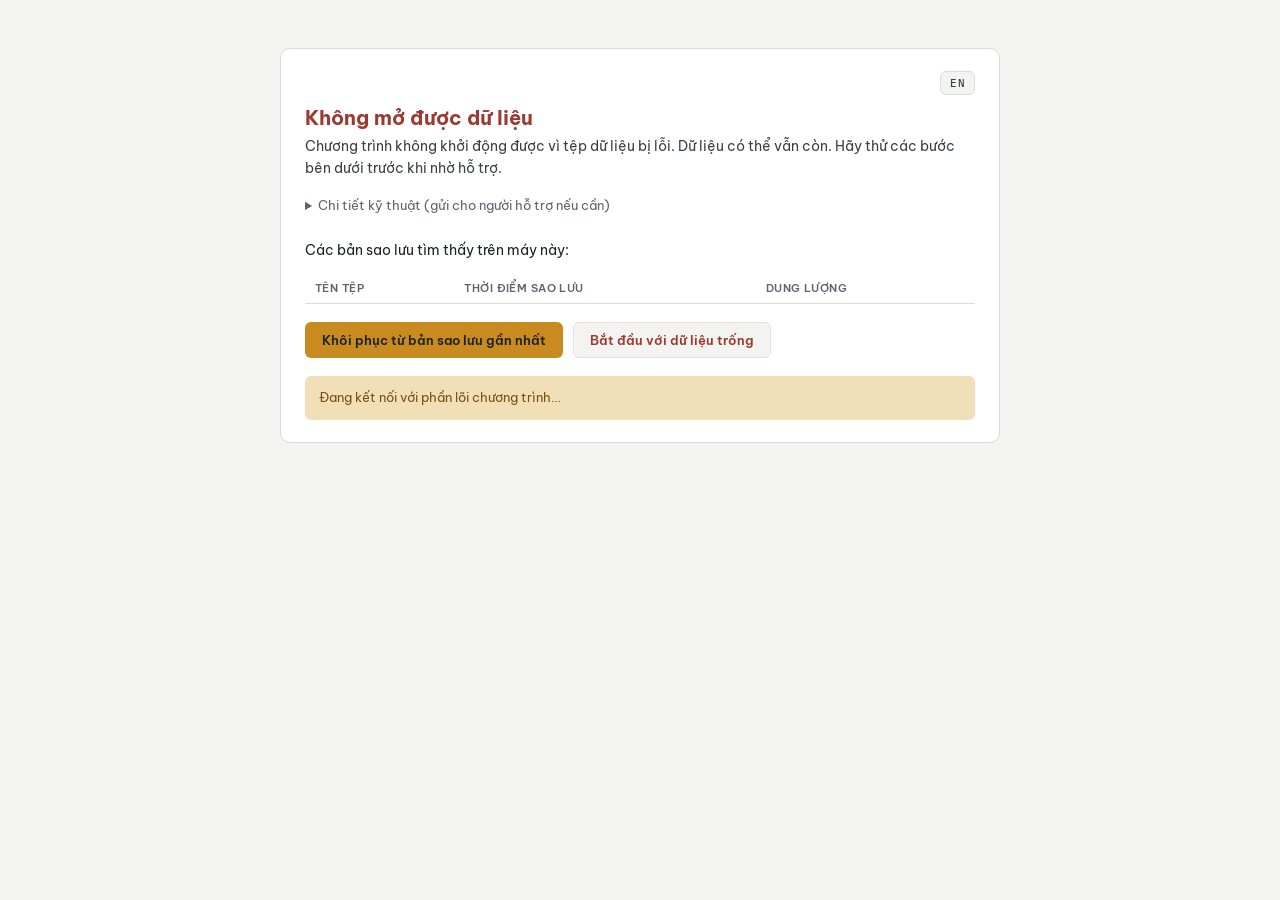
<file: recovery.html>
<!DOCTYPE html>
<html lang="vi">
<head>
<meta charset="UTF-8">
<meta name="viewport" content="width=device-width, initial-scale=1.0">
<title data-i18n="recovery_title">Phục hồi dữ liệu</title>
<link rel="icon" type="image/png" href="logo.png">
<link rel="shortcut icon" type="image/x-icon" href="logo.ico">
<link rel="stylesheet" href="assets/fonts/fonts.css">
<link rel="stylesheet" href="style.css">
</head>
<body>

<div class="recovery-shell">
  <div class="panel recovery-card">
    <div class="panel-head">
      <button type="button" class="lang-toggle-light" id="btnLangToggle" data-i18n="lang_toggle_label">EN</button>
    </div>

    <h1 class="recovery-heading" id="recoveryHeading" data-i18n="recovery_heading">Không mở được dữ liệu</h1>
    <p class="recovery-intro" id="recoveryIntro" data-i18n="recovery_intro">Chương trình không khởi động được vì tệp dữ liệu bị lỗi. Dữ liệu có thể vẫn còn. Hãy thử các bước bên dưới trước khi nhờ hỗ trợ.</p>

    <!-- Chỉ hiện khi chương trình KHÔNG TẠO ĐƯỢC TỆP trong thư mục của nó.
         Khi đó CSDL không hỏng gì cả, và phần sao lưu/khôi phục bên dưới
         bị ẩn đi vì không nút nào trong đó giúp được. -->
    <div id="khongGhiDuoc" class="recovery-khong-ghi" hidden>
      <p><span data-i18n="recovery_kg_thu_muc">Thư mục của chương trình:</span>
        <code id="khongGhiDuocThuMuc"></code></p>
      <p data-i18n="recovery_kg_vi_sao">Windows đang chặn chương trình tạo tệp trong thư mục này, nên nó không lưu được dữ liệu.</p>
      <p class="recovery-kg-cach" data-i18n="recovery_kg_cach_tieu_de">Cách sửa — làm MỘT trong hai cách:</p>
      <ol>
        <li data-i18n="recovery_kg_cach_1">Đóng chương trình. Chuyển NGUYÊN thư mục chương trình sang một chỗ đơn giản, ví dụ C:\RBDA (tạo thư mục này ngay trong ổ C:, không đặt trong Documents, Desktop hay OneDrive). Rồi mở lại PhanBoCauLacBo.exe.</li>
        <li data-i18n="recovery_kg_cach_2">Hoặc giữ nguyên chỗ cũ và cho phép chương trình: Bảo mật Windows → Bảo vệ khỏi vi-rút và mối đe doạ → Bảo vệ khỏi mã độc tống tiền → Quyền truy cập thư mục được kiểm soát → Cho phép ứng dụng → thêm PhanBoCauLacBo.exe. Rồi mở lại chương trình.</li>
      </ol>
      <p data-i18n="recovery_kg_khong_mat">Dữ liệu cũ (nếu có) KHÔNG bị mất — không cần bấm khôi phục hay bắt đầu lại.</p>
      <button type="button" class="btn btn-primary" id="btnKiemLaiThuMuc" data-i18n="btn_kiem_lai_thu_muc">Kiểm tra lại</button>
    </div>

    <div id="phanKhoiPhuc">
    <details class="recovery-error-detail">
      <summary data-i18n="recovery_error_detail_label">Chi tiết kỹ thuật (gửi cho người hỗ trợ nếu cần)</summary>
      <pre id="initErrorDetail"></pre>
    </details>

    <p class="recovery-backups-label" data-i18n="recovery_backups_label">Các bản sao lưu tìm thấy trên máy này:</p>
    <table class="data-table" id="backupsTable">
      <thead>
        <tr>
          <th data-i18n="th_backup_name">Tên tệp</th>
          <th data-i18n="th_backup_time">Thời điểm sao lưu</th>
          <th data-i18n="th_backup_size">Dung lượng</th>
        </tr>
      </thead>
      <tbody id="backupsTableBody"></tbody>
    </table>
    <p id="noBackupsMsg" hidden></p>

    <div class="recovery-actions">
      <button type="button" class="btn btn-primary" id="btnRestoreBackup" data-i18n="btn_restore_backup">Khôi phục từ bản sao lưu gần nhất</button>
      <button type="button" class="btn btn-danger" id="btnStartFresh" data-i18n="btn_start_fresh">Bắt đầu với dữ liệu trống</button>
    </div>
    </div>

    <div id="recoveryStatus" role="status" aria-live="polite"></div>
  </div>
</div>

<script src="i18n_loi.js"></script>
<script src="i18n.js"></script>
<script src="chung.js"></script>
<script src="recovery.js"></script>
</body>
</html>
</file>
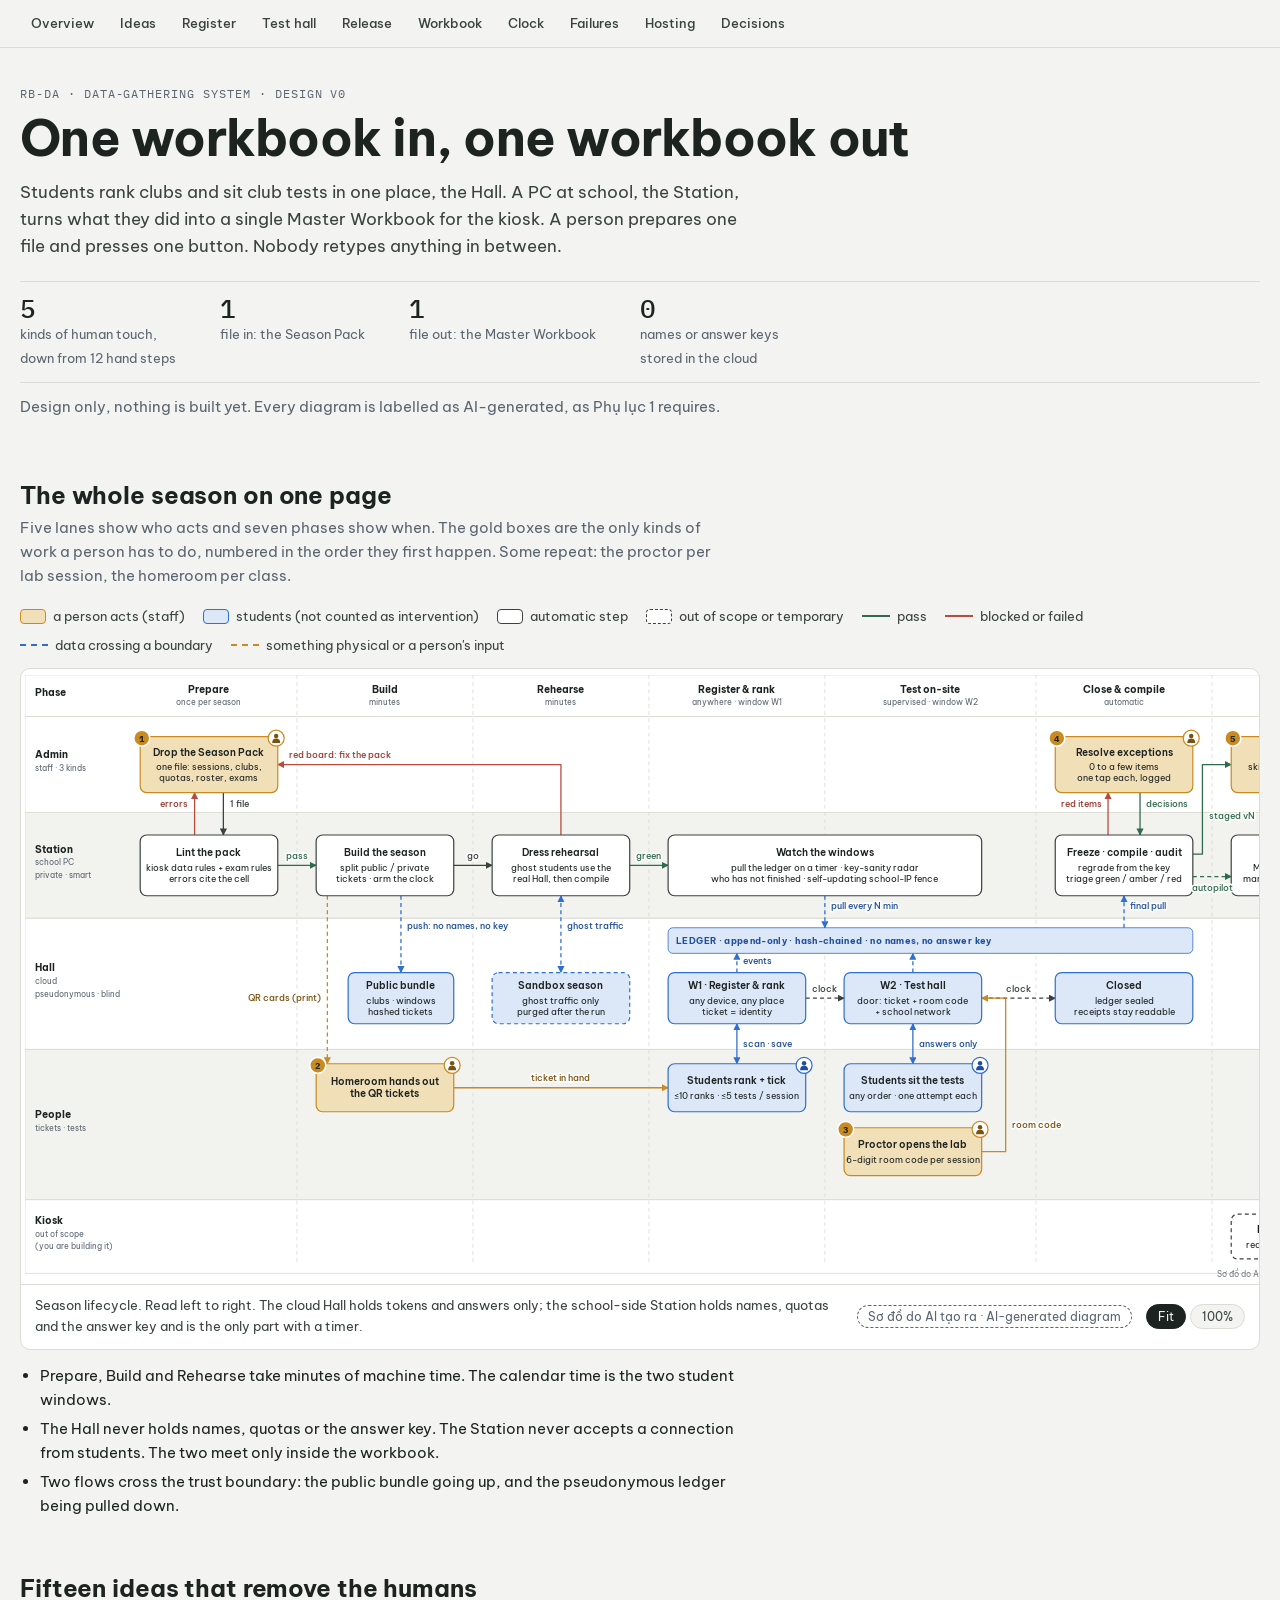
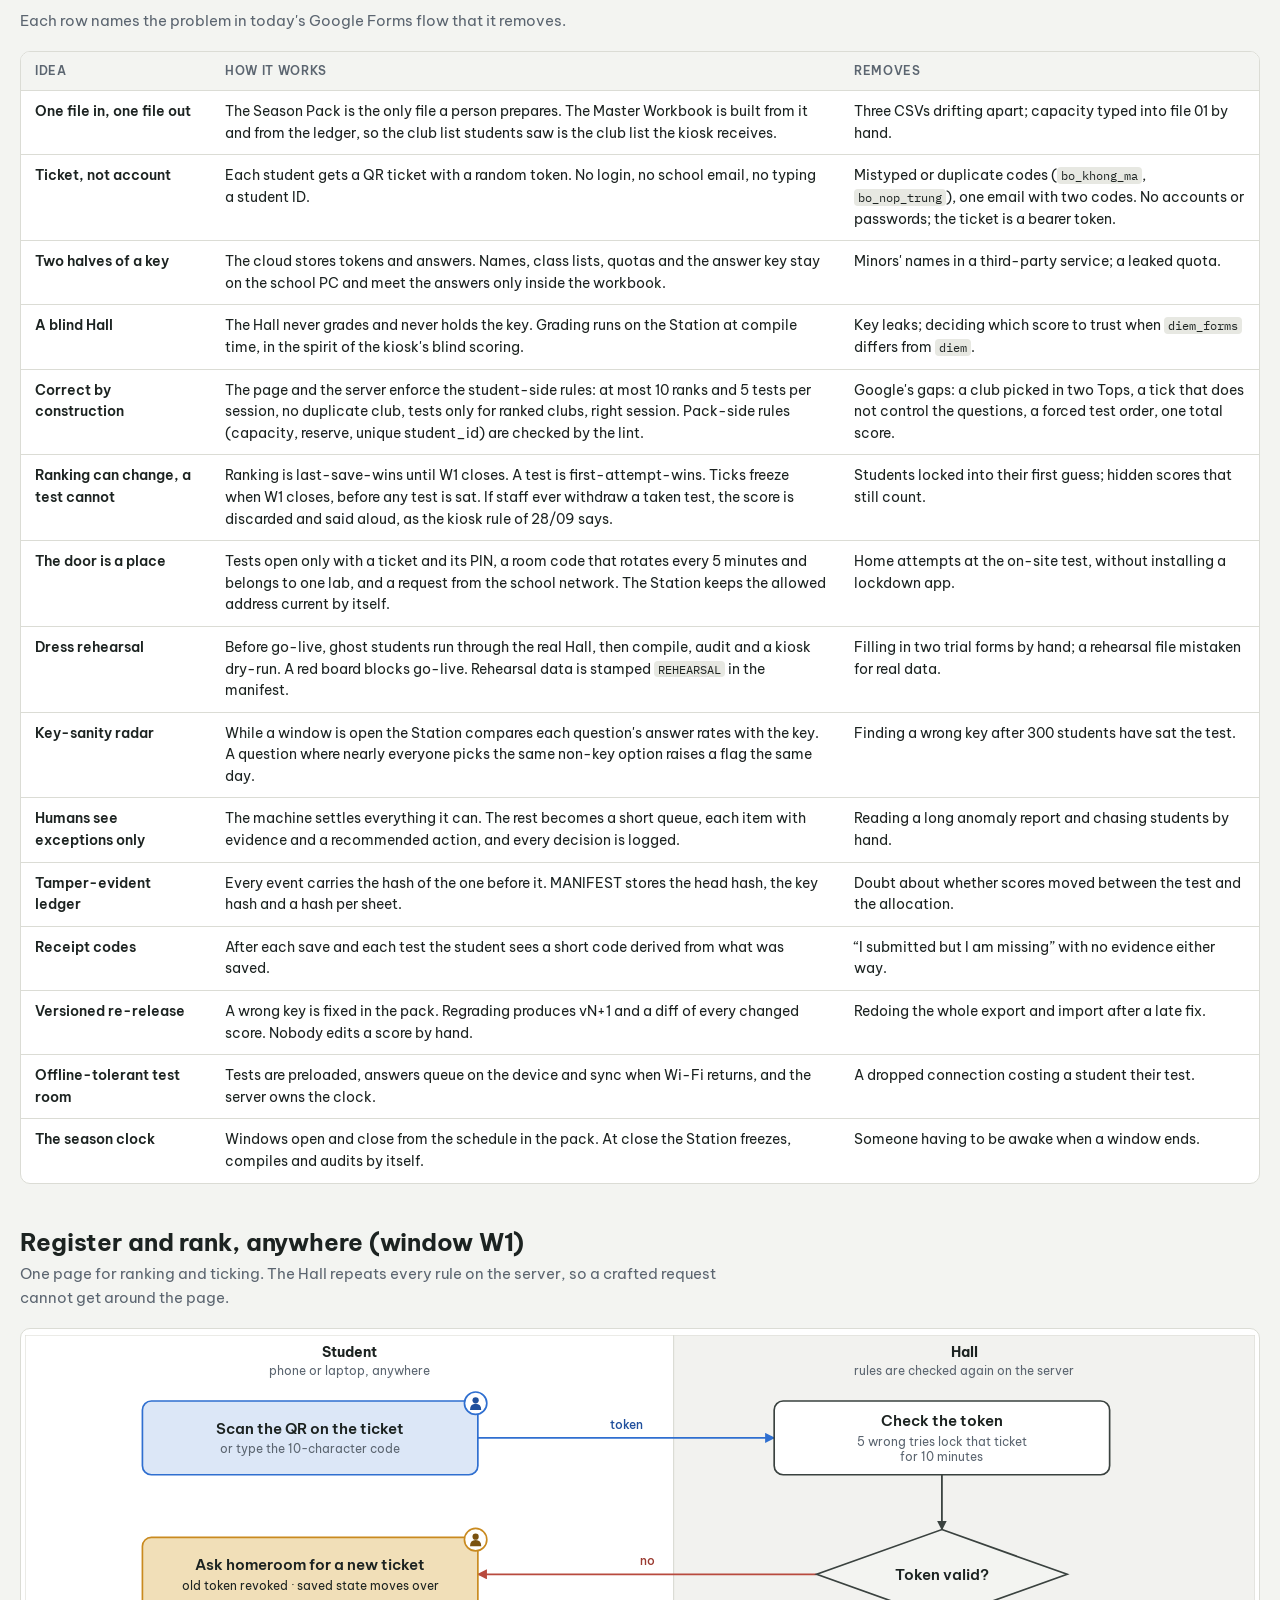
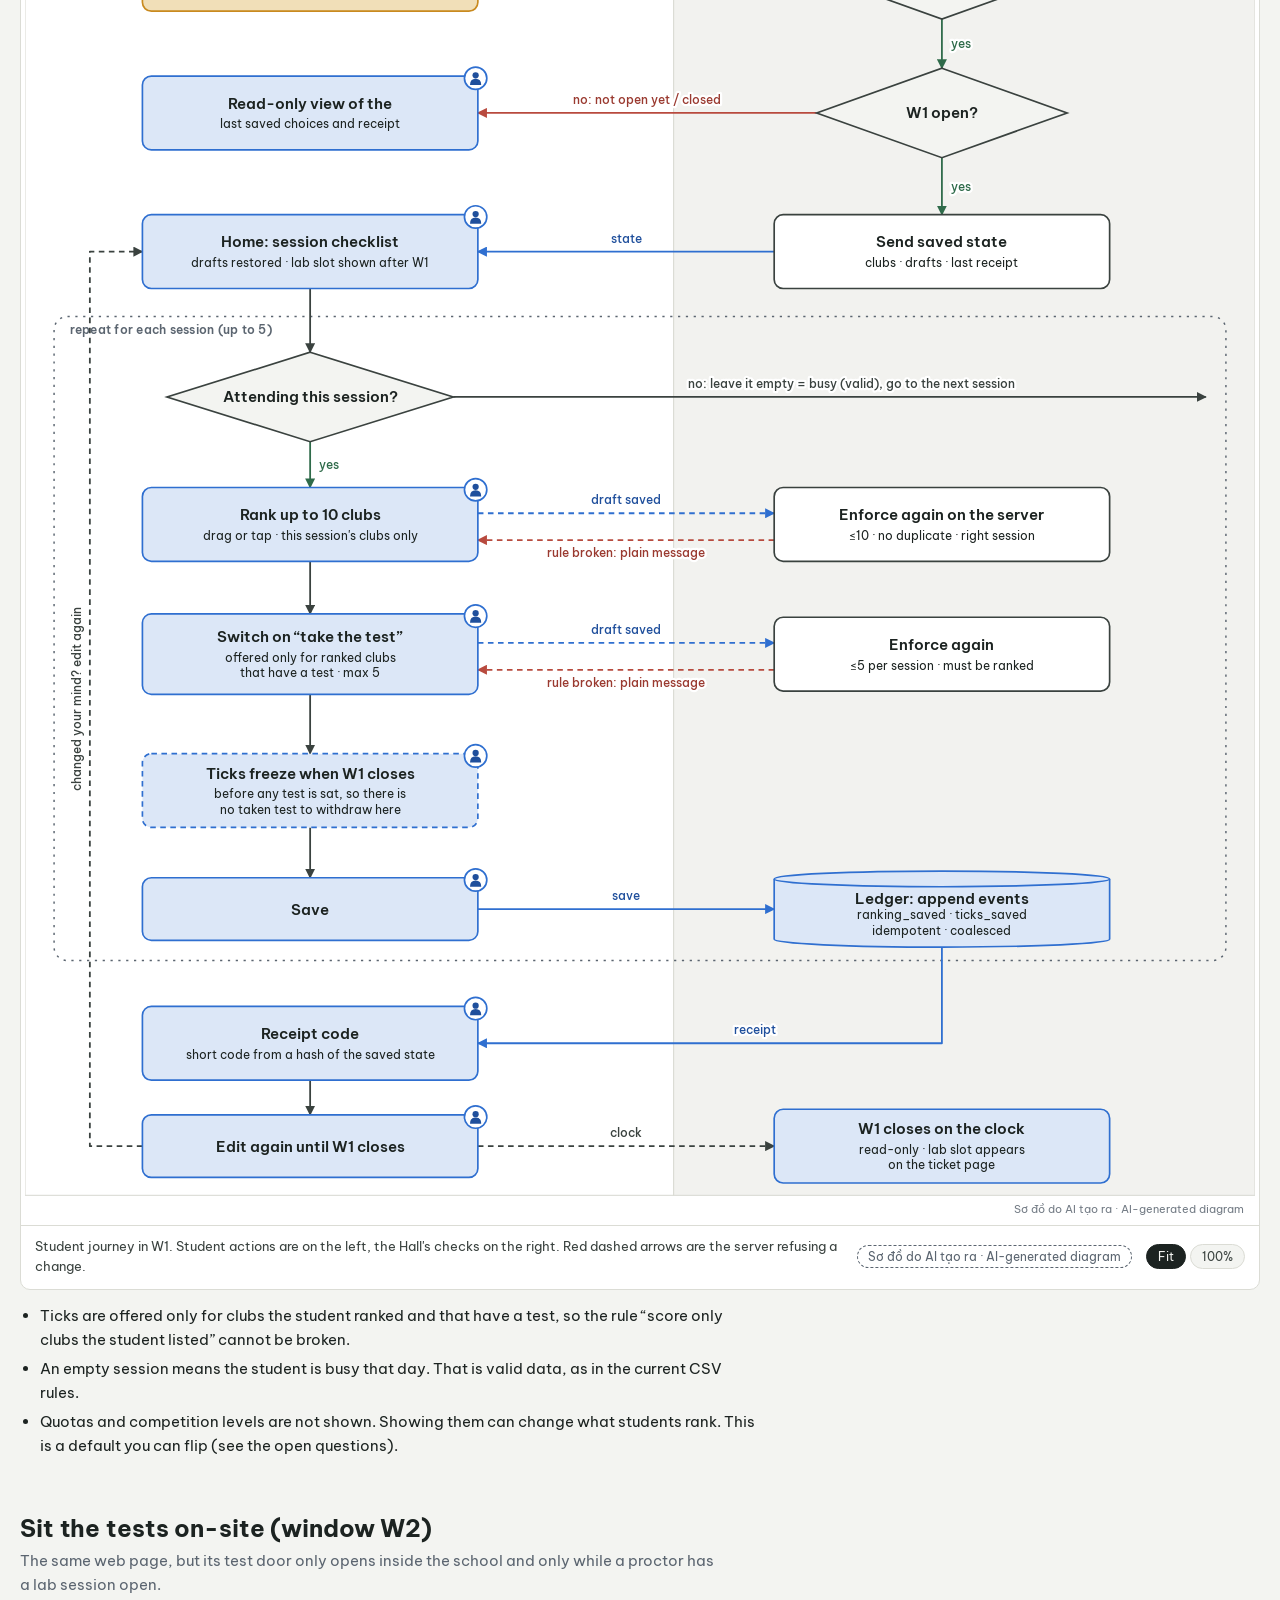
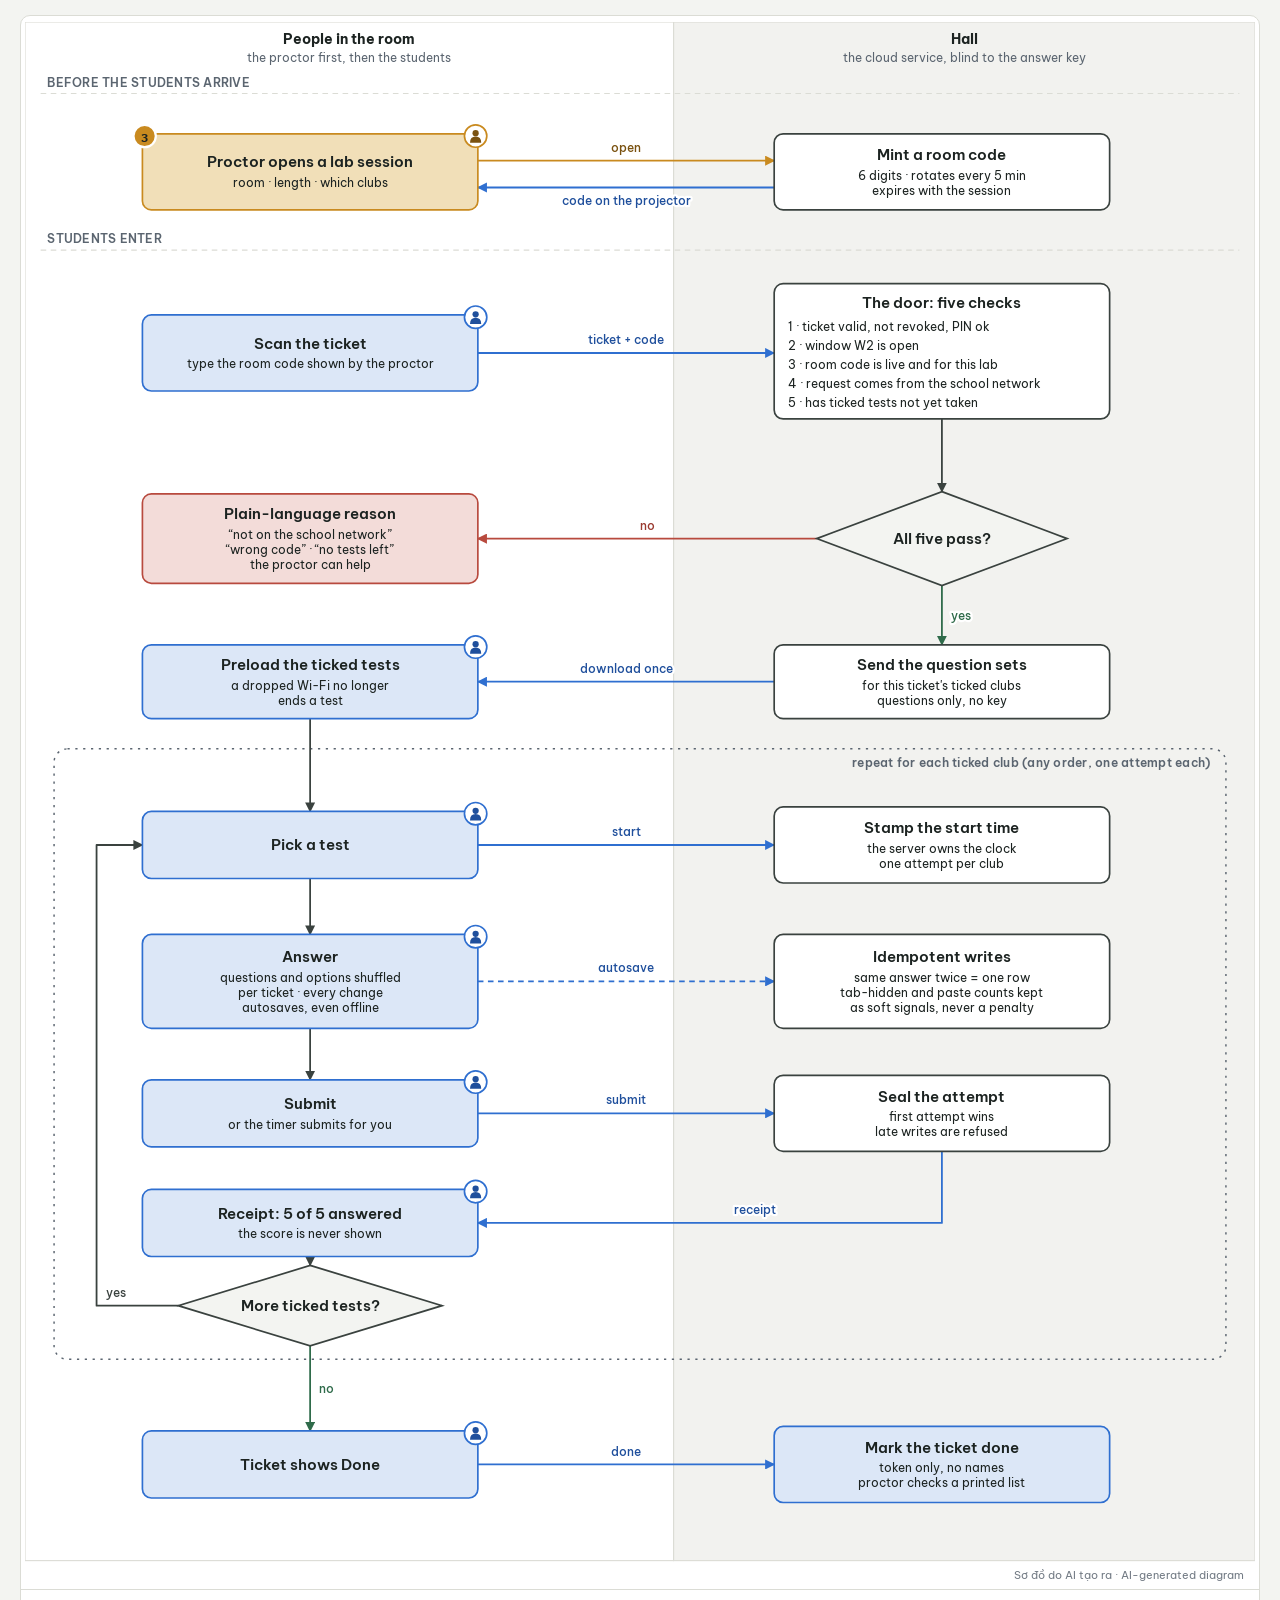
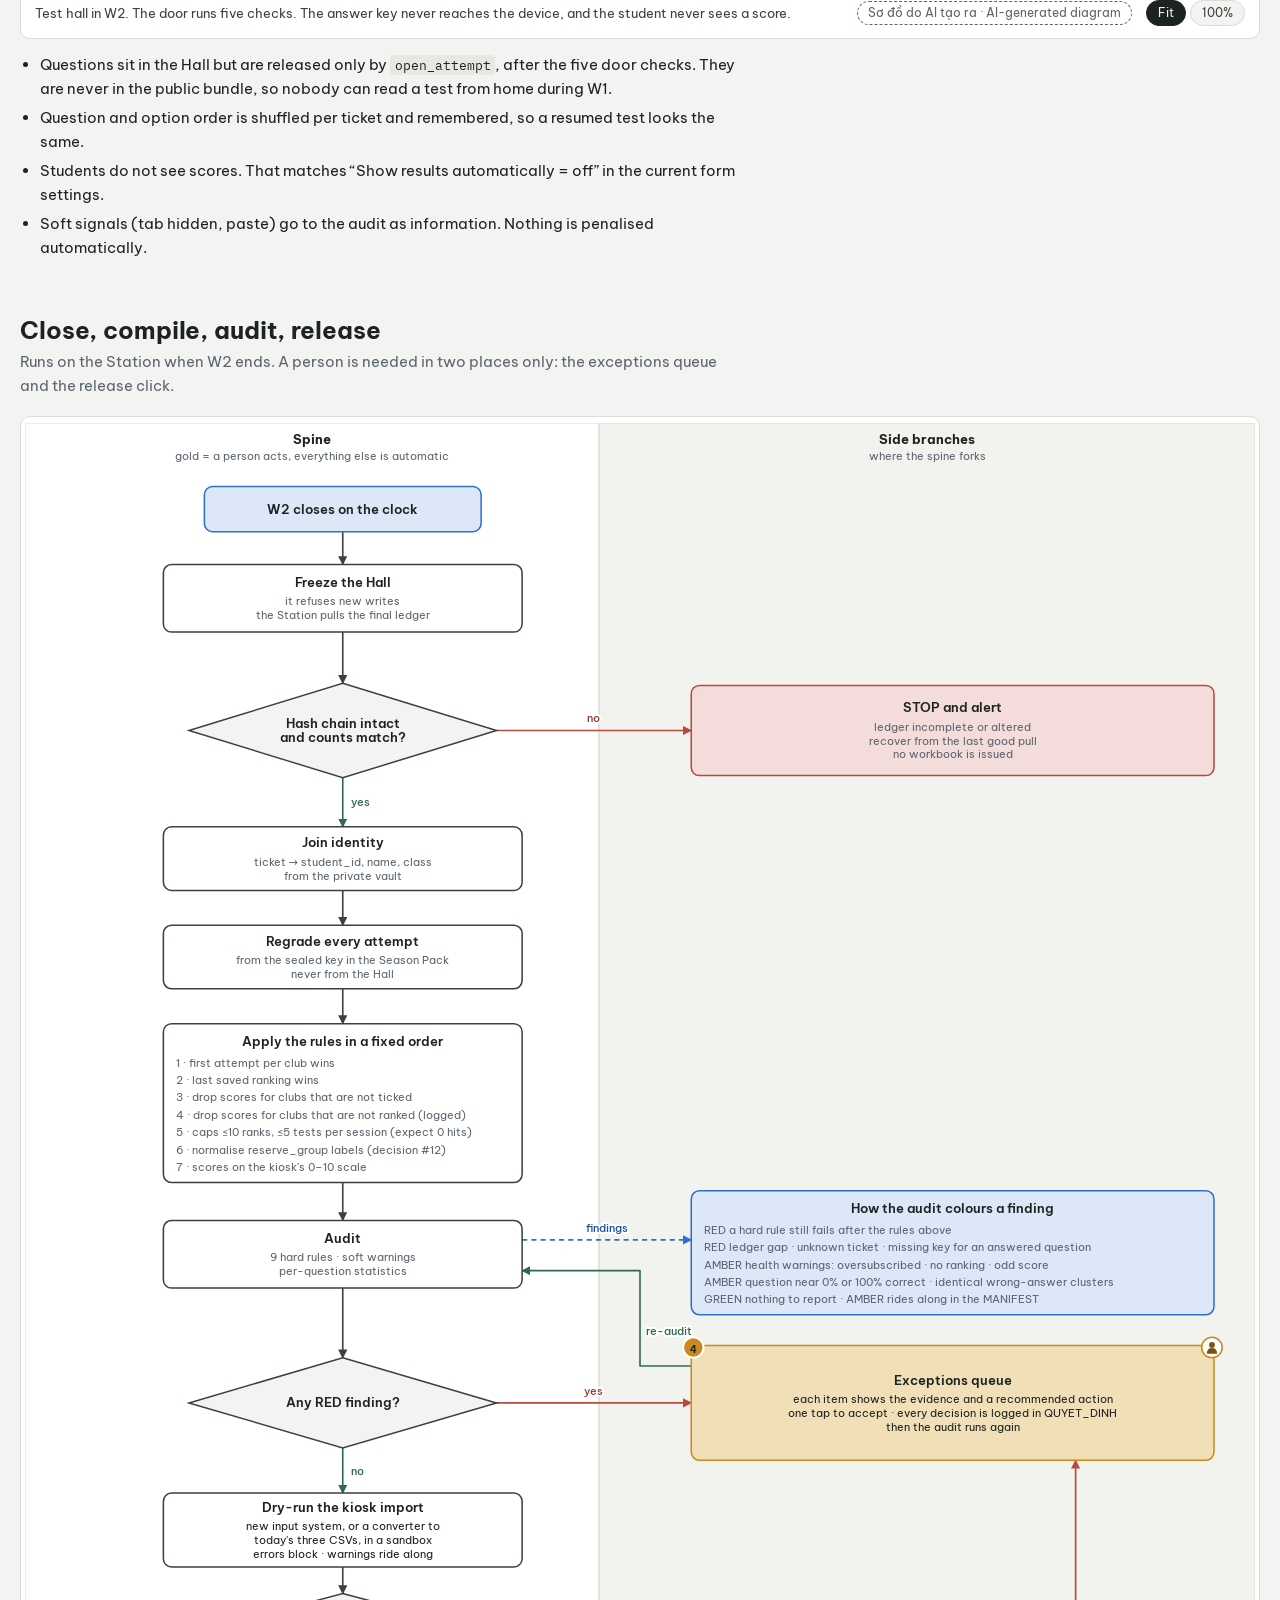
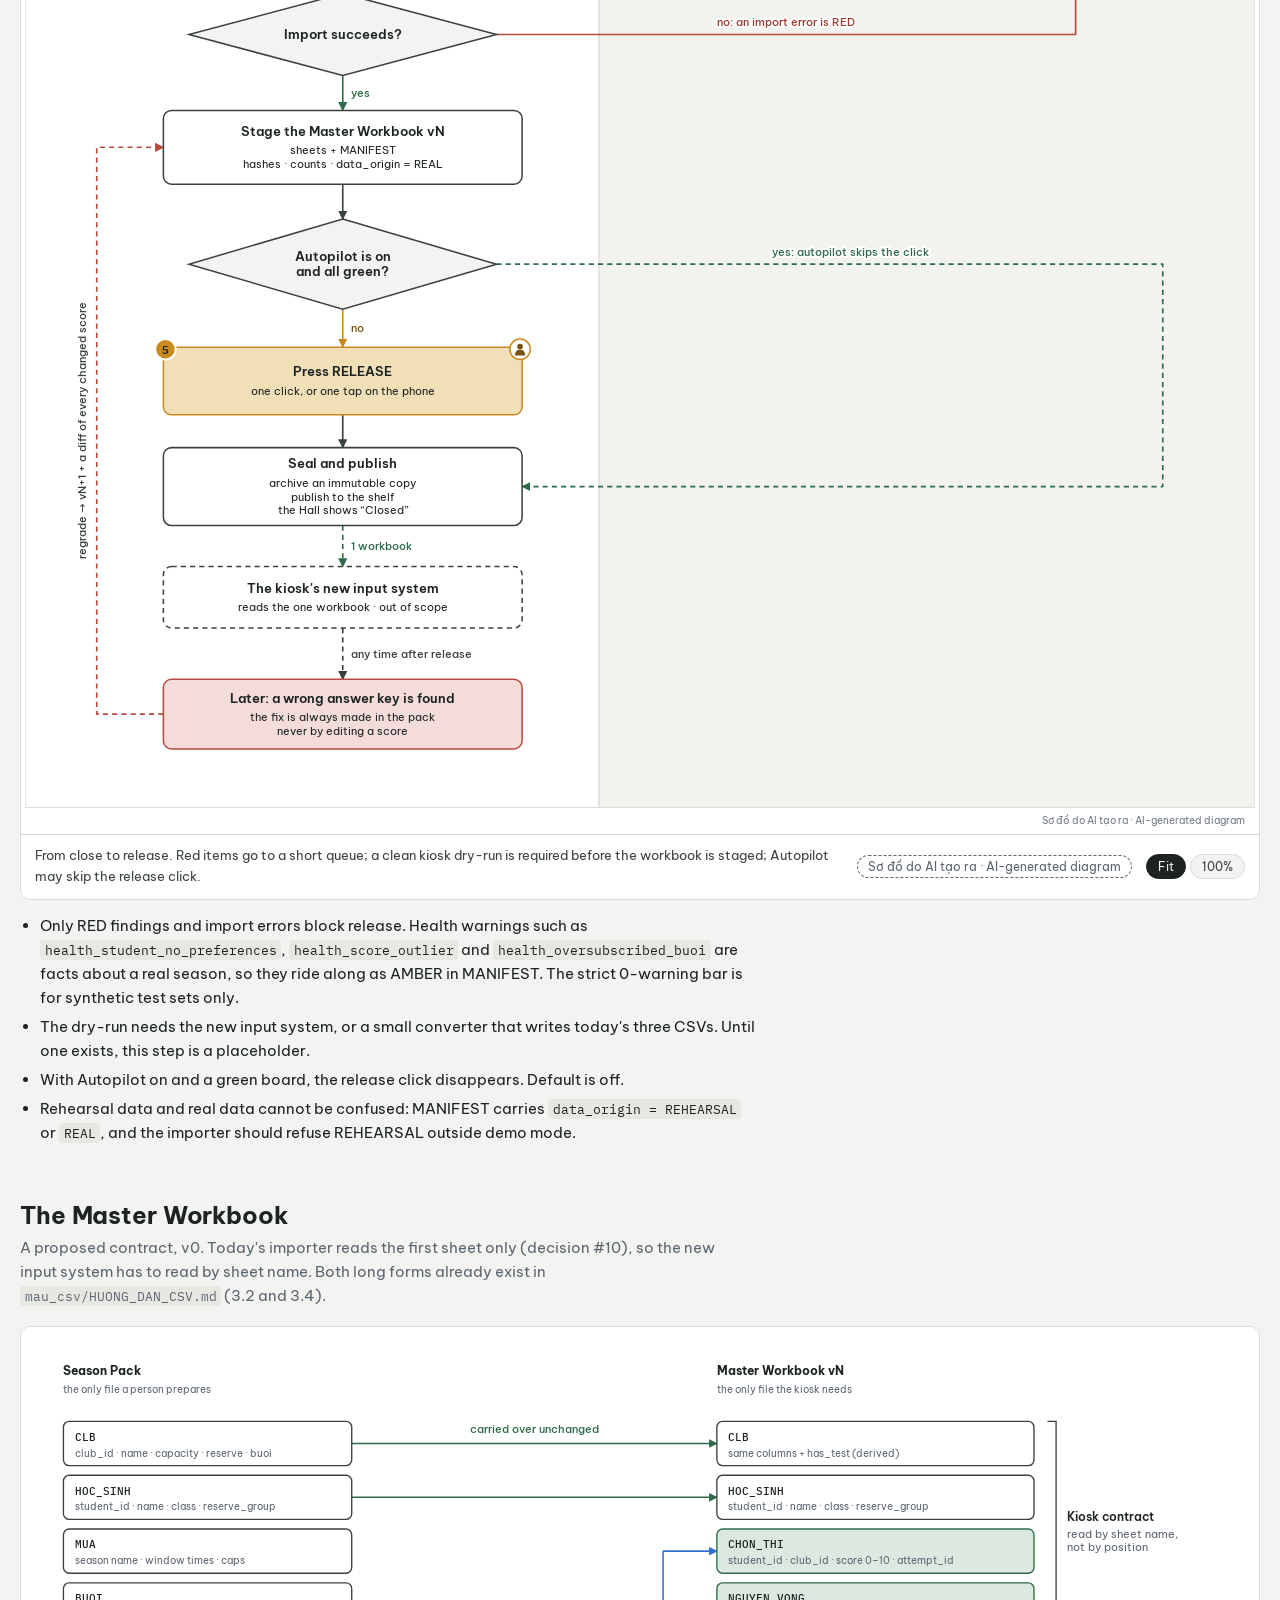
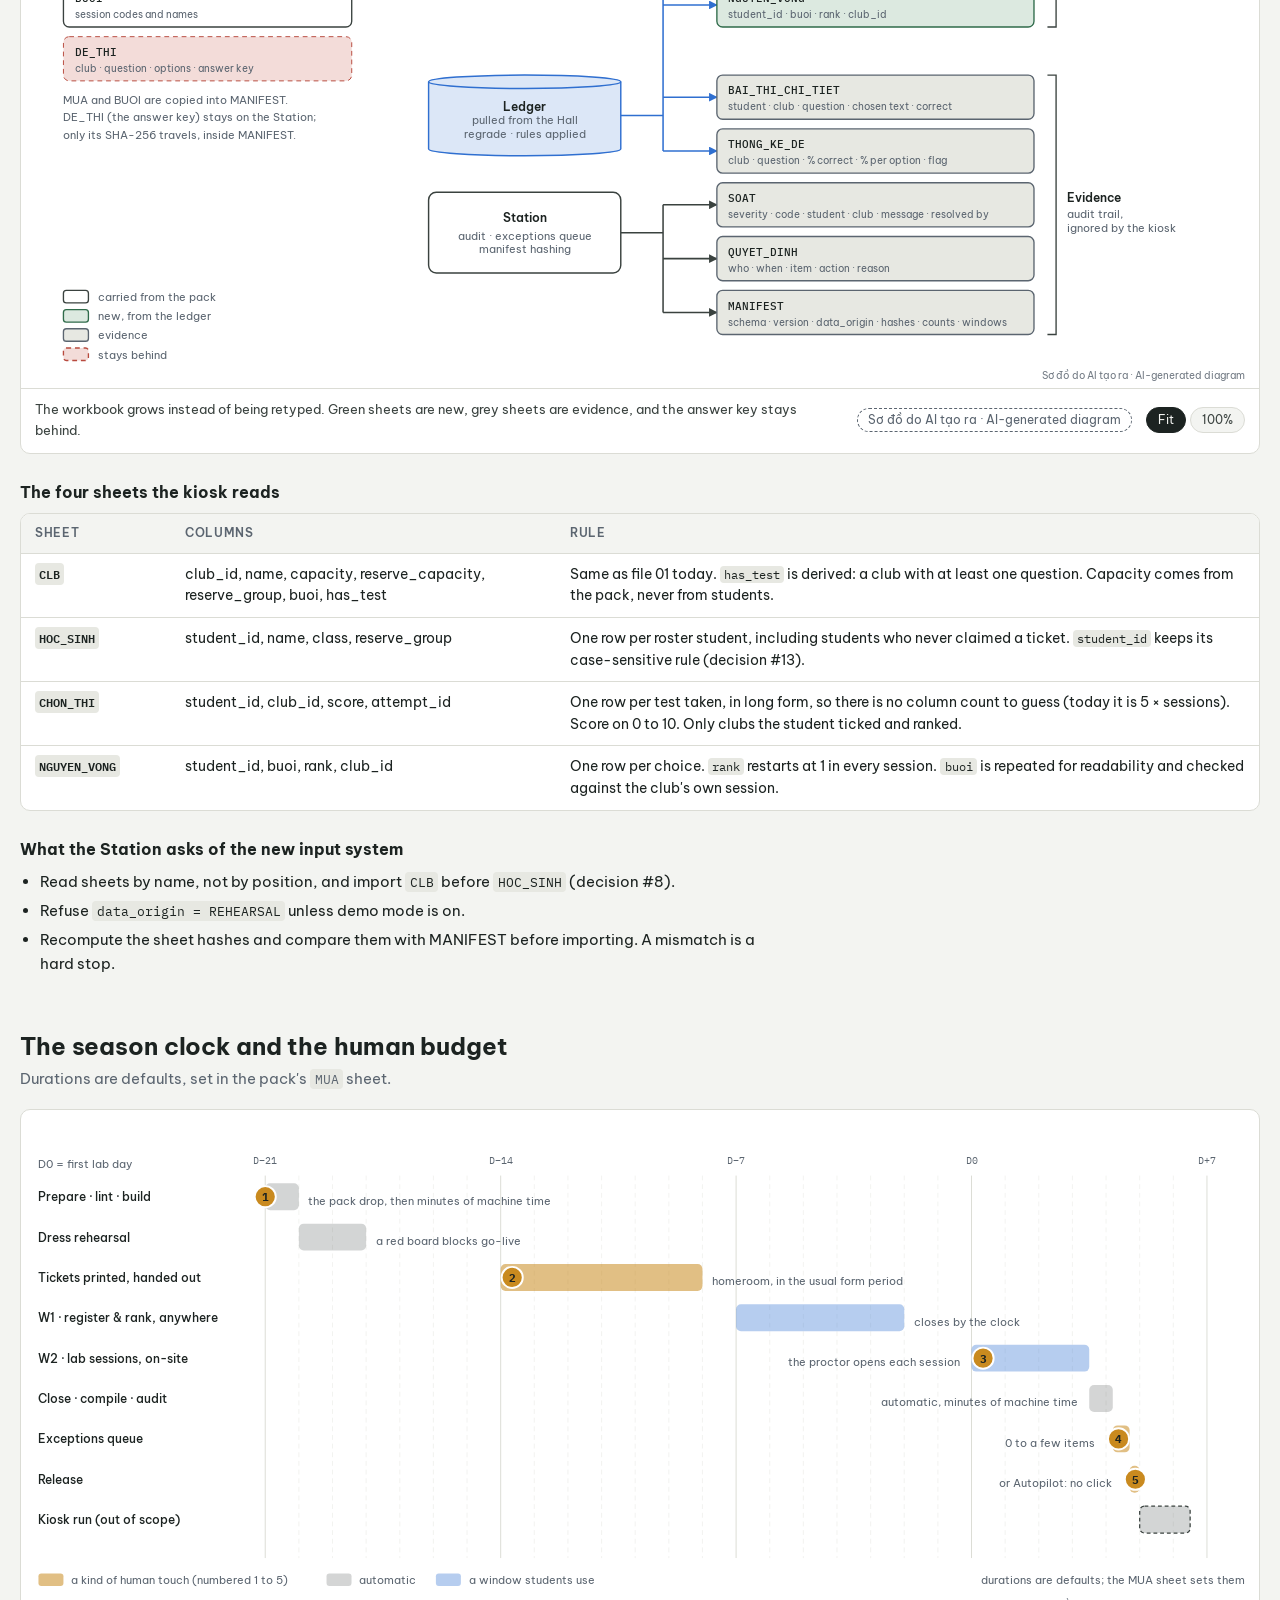
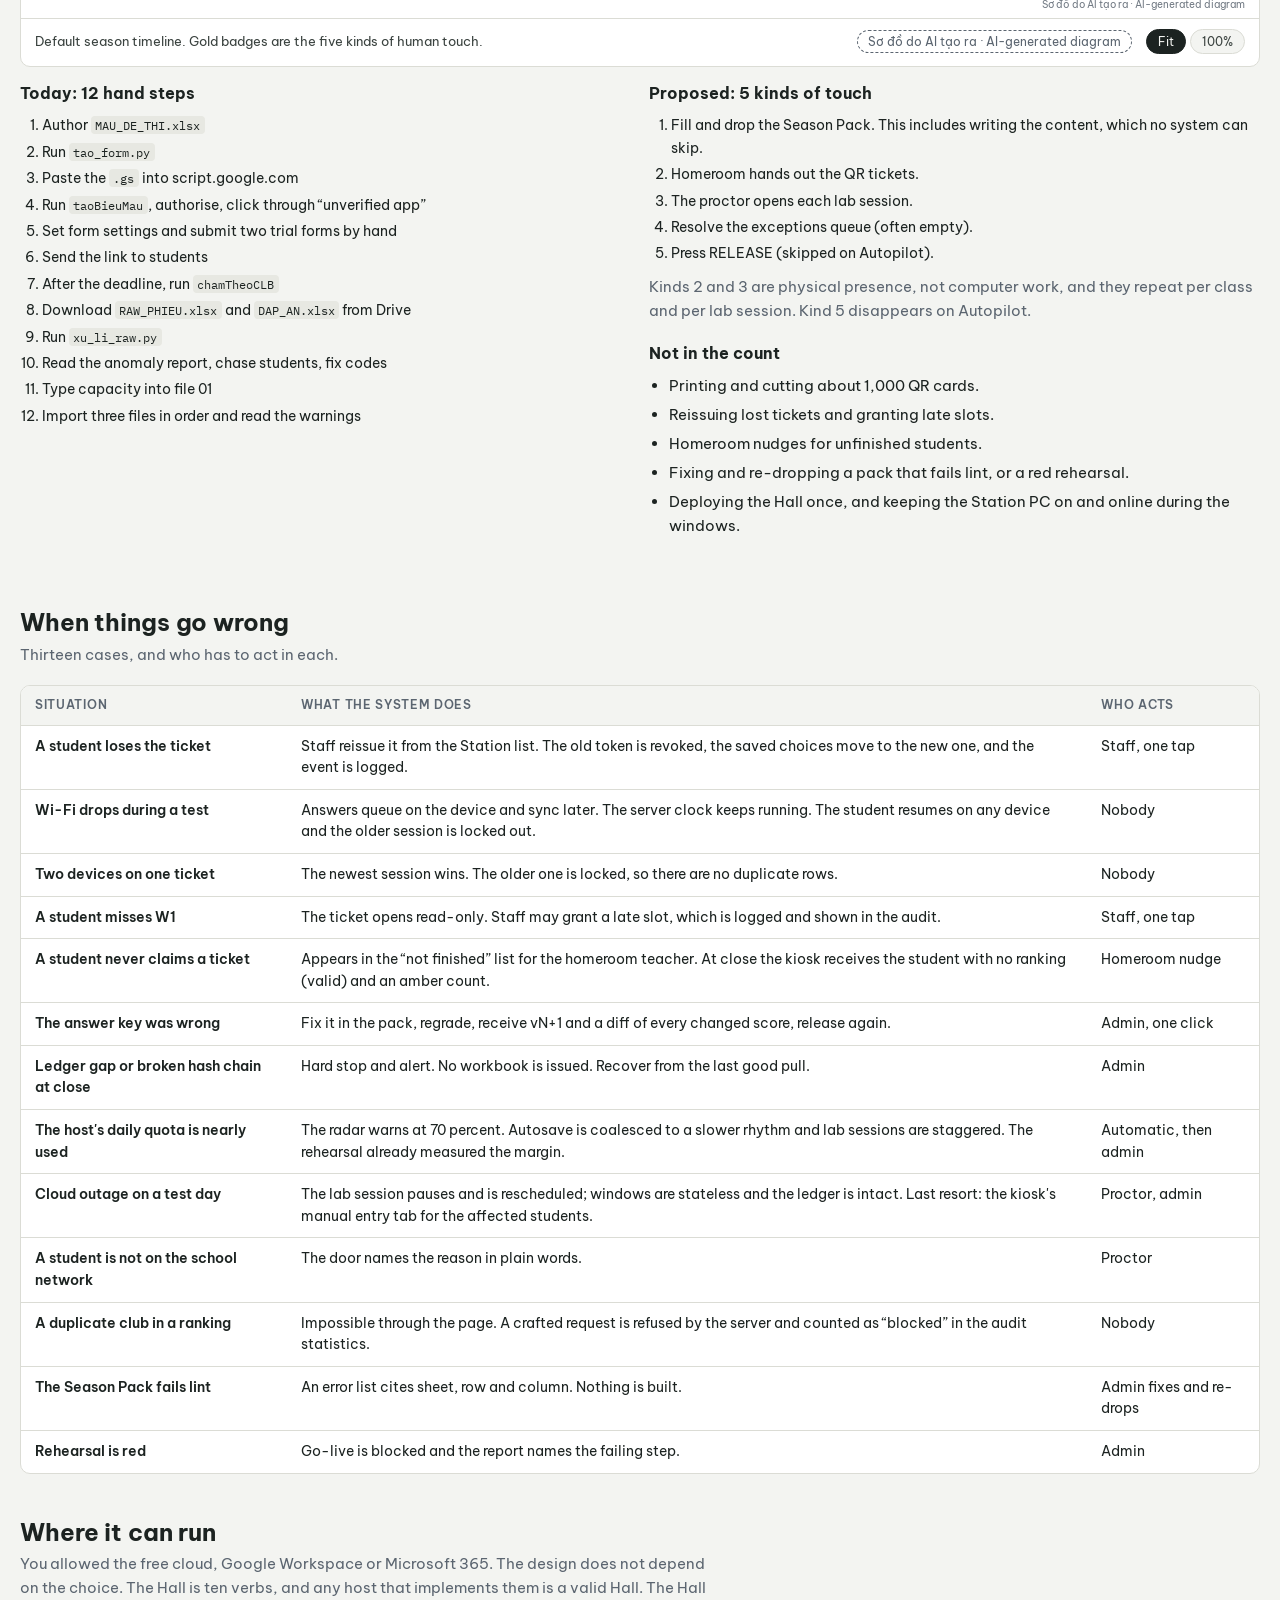
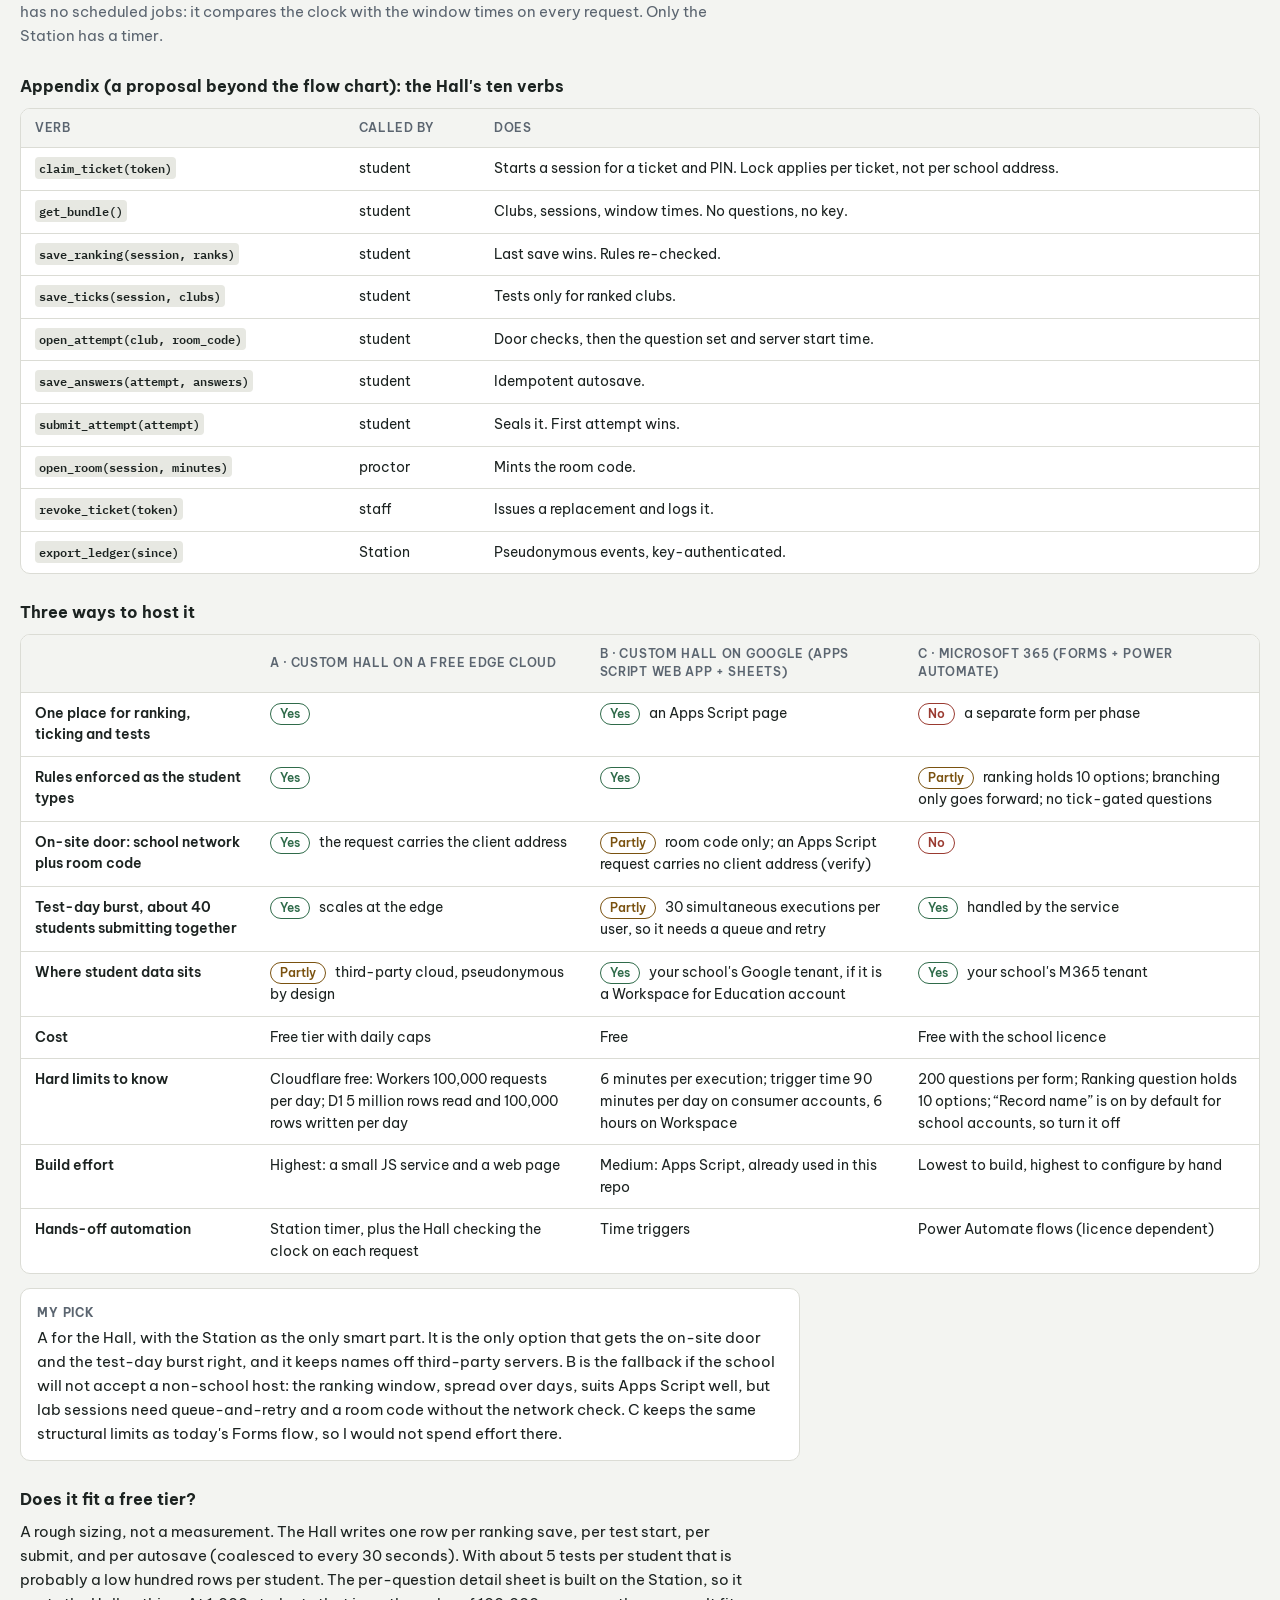
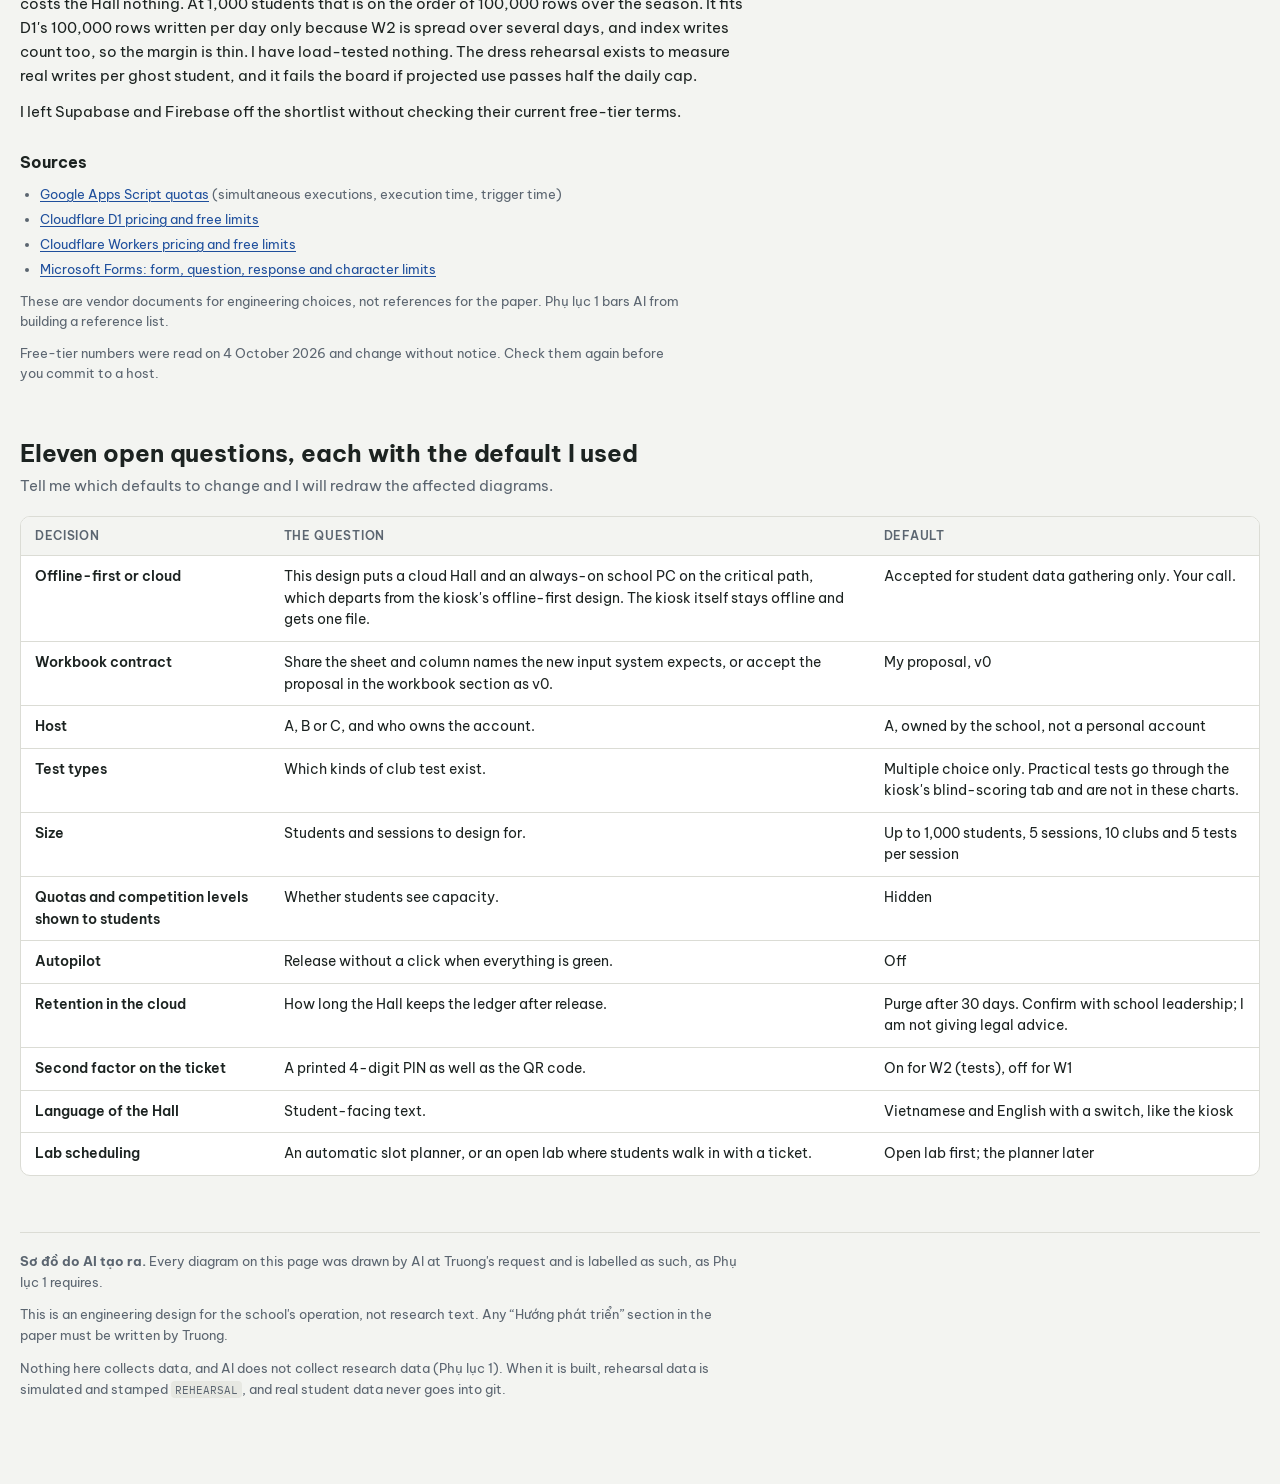
<file: docs/SO_DO_HE_THONG_THU_THAP.html>
<!doctype html>
<html lang="en"><head><meta charset="utf-8"><meta name="viewport" content="width=device-width, initial-scale=1, viewport-fit=cover"></head><body><title>Sảnh Đăng Ký CLB</title><link rel="preconnect" href="https://fonts.googleapis.com"><link rel="preconnect" href="https://fonts.gstatic.com" crossorigin><link rel="stylesheet" href="https://fonts.googleapis.com/css2?family=Be+Vietnam+Pro:wght@400;500;600;700&family=IBM+Plex+Mono:wght@400;500&display=swap"><style>
/* Layout concept: a calm reading column with wide, horizontally scrollable
   diagram sheets. Palette and type are the kiosk's own (style.css), extended
   with one blue for data in transit. Gold = a person must act. Moss = pass.
   Rust = blocked. Blue = data crossing a boundary. */
:root {
  --bg: #F3F4F1; --surface: #FFFFFF; --ink: #1C2321; --ink2: #3A423F; --muted: #5B6570;
  --line: #DBDCD5; --band: #E7E8E2;
  --gold: #C98A1F; --gold-soft: #F1DFB8; --gold-text: #7A5210;
  --moss: #2F6B4A; --moss-soft: #DCE9E0;
  --rust: #B84A3E; --rust-soft: #F3DCD9; --rust-text: #9A3A30;
  --flow: #2F6FD0; --flow-soft: #DCE7F7; --flow-text: #1F4F9C;
  --f-body: "Be Vietnam Pro", system-ui, -apple-system, "Segoe UI", sans-serif;
  --f-mono: "IBM Plex Mono", ui-monospace, "SFMono-Regular", Consolas, monospace;
}
@media (prefers-color-scheme: dark) {
  :root:not([data-theme="light"]) {
    --bg: #141917; --surface: #1C2320; --ink: #E7ECE8; --ink2: #C3CBC6; --muted: #9AA6A0;
    --line: #313B36; --band: #232C28;
    --gold: #E0A93F; --gold-soft: #3A2F16; --gold-text: #F0C46A;
    --moss: #6FBF93; --moss-soft: #1E3328;
    --rust: #E37E70; --rust-soft: #3B1F1B; --rust-text: #F0A092;
    --flow: #7AAEF2; --flow-soft: #1B2C44; --flow-text: #A9C8F5;
    color-scheme: dark;
  }
}
:root[data-theme="dark"] {
  --bg: #141917; --surface: #1C2320; --ink: #E7ECE8; --ink2: #C3CBC6; --muted: #9AA6A0;
  --line: #313B36; --band: #232C28;
  --gold: #E0A93F; --gold-soft: #3A2F16; --gold-text: #F0C46A;
  --moss: #6FBF93; --moss-soft: #1E3328;
  --rust: #E37E70; --rust-soft: #3B1F1B; --rust-text: #F0A092;
  --flow: #7AAEF2; --flow-soft: #1B2C44; --flow-text: #A9C8F5;
  color-scheme: dark;
}

* { box-sizing: border-box; }
html { scroll-behavior: smooth; scroll-padding-top: 64px; }
body {
  margin: 0; padding-inline: 16px; background: var(--bg); color: var(--ink);
  font-family: var(--f-body); font-size: 15px; line-height: 1.6;
  -webkit-font-smoothing: antialiased;
}
.wrap { max-width: 1240px; margin-inline: auto; padding-block: 8px 72px; }
a { color: var(--flow-text); text-underline-offset: 2px; }
a:focus-visible, button:focus-visible, .nav a:focus-visible { outline: 2px solid var(--flow); outline-offset: 2px; border-radius: 4px; }
code, .mono { font-family: var(--f-mono); font-size: .88em; }
code { background: var(--band); padding: .08em .35em; border-radius: 4px; }

/* ---- nav ---- */
.nav {
  position: sticky; top: env(safe-area-inset-top, 0px); z-index: 5;
  background: var(--bg); border-bottom: 1px solid var(--line);
  margin-inline: -16px; padding-inline: 16px; overflow-x: auto; white-space: nowrap;
}
.nav ul { display: flex; gap: 4px; list-style: none; margin: 0; padding: 8px 0; max-width: 1240px; margin-inline: auto; }
.nav a { display: block; padding: 5px 11px; border-radius: 999px; color: var(--ink2); text-decoration: none; font-size: 13px; font-weight: 500; }
.nav a:hover { background: var(--band); }

/* ---- header ---- */
.eyebrow { font-family: var(--f-mono); font-size: 12px; letter-spacing: .08em; text-transform: uppercase; color: var(--muted); margin: 28px 0 8px; }
h1 { font-size: clamp(30px, 5.2vw, 50px); line-height: 1.08; margin: 0 0 14px; font-weight: 700; letter-spacing: -.015em; text-wrap: balance; }
.lede { max-width: 66ch; font-size: 17px; color: var(--ink2); margin: 0 0 20px; }
.facts { display: flex; flex-wrap: wrap; gap: 0; margin: 0 0 8px; border-block: 1px solid var(--line); }
.fact { padding: 12px 22px 12px 0; margin-right: 22px; }
.fact b { display: block; font-family: var(--f-mono); font-size: 26px; font-weight: 500; line-height: 1.1; font-variant-numeric: tabular-nums; }
.fact span { font-size: 12.5px; color: var(--muted); }
.stamp { display: inline-block; font-size: 12px; color: var(--muted); border: 1px dashed var(--muted); border-radius: 999px; padding: 1px 10px; }

/* ---- sections ---- */
section { padding-top: 44px; }
h2 { font-size: 24px; line-height: 1.2; margin: 0 0 6px; font-weight: 650; letter-spacing: -.005em; text-wrap: balance; }
.sub { color: var(--muted); max-width: 70ch; margin: 0 0 18px; }
h3 { font-size: 16px; margin: 26px 0 8px; font-weight: 650; }
p { max-width: 74ch; margin: 0 0 12px; }
ul.plain { margin: 0 0 12px; padding-left: 20px; max-width: 74ch; }
ul.plain li { margin-bottom: 5px; }

/* ---- legend ---- */
.legend { display: flex; flex-wrap: wrap; gap: 8px 18px; margin: 14px 0 12px; font-size: 13px; color: var(--ink2); }
.legend span { display: inline-flex; align-items: center; gap: 7px; }
.sw { width: 26px; height: 15px; border-radius: 4px; border: 1.5px solid var(--ink2); background: var(--surface); flex: none; }
.sw.human { background: var(--gold-soft); border-color: var(--gold); }
.sw.actor { background: var(--flow-soft); border-color: var(--flow); }
.sw.dash { border-style: dashed; }
.ln { width: 28px; height: 0; border-top: 2px solid var(--ink2); flex: none; }
.ln.moss { border-color: var(--moss); } .ln.rust { border-color: var(--rust); } .ln.flow { border-color: var(--flow); border-top-style: dashed; } .ln.gold { border-color: var(--gold); border-top-style: dashed; }

/* ---- figures ---- */
figure.fig { margin: 0; background: var(--surface); border: 1px solid var(--line); border-radius: 10px; overflow: hidden; }
.scroll { overflow-x: auto; padding: 6px 4px 2px; -webkit-overflow-scrolling: touch; }
svg.dg { display: block; width: 100%; min-width: var(--minw, 900px); height: auto; font-family: var(--f-body); }
figcaption { padding: 10px 14px 12px; border-top: 1px solid var(--line); font-size: 13px; color: var(--muted); display: flex; flex-wrap: wrap; gap: 6px 14px; align-items: center; }
figcaption .cap { flex: 1 1 360px; color: var(--ink2); }

/* ---- svg parts ---- */
.lane { fill: none; stroke: var(--line); stroke-width: 1; }
.lane-tint { fill: var(--band); fill-opacity: .55; }
.lane-t { font-size: 12.5px; font-weight: 650; fill: var(--ink); }
.lane-s { font-size: 10.5px; fill: var(--muted); }
.ph-t { font-size: 12.5px; font-weight: 650; fill: var(--ink); }
.ph-s { font-size: 10.5px; fill: var(--muted); }
.grid { stroke: var(--line); stroke-width: 1; }
.grid.dash, .dash { stroke-dasharray: 5 4; }
.n { fill: var(--surface); stroke: var(--ink2); stroke-width: 1.5; }
.n-human { fill: var(--gold-soft); stroke: var(--gold); }
.n-actor { fill: var(--flow-soft); stroke: var(--flow); }
.n-gate { fill: var(--bg); stroke: var(--ink2); }
.n-bad { fill: var(--rust-soft); stroke: var(--rust); }
.n-good { fill: var(--moss-soft); stroke: var(--moss); }
.n-flow { fill: var(--flow-soft); stroke: var(--flow); }
.n-lid { fill: none; stroke-width: 1.5; }
.t { font-size: 13px; font-weight: 600; fill: var(--ink); dominant-baseline: central; }
.s { font-size: 11px; fill: var(--muted); dominant-baseline: central; }
.n-human + .t, .n-human ~ .s { fill: var(--ink); }
.s-left { text-anchor: start; }
.l { font-size: 11px; font-weight: 500; fill: var(--ink2); paint-order: stroke; stroke: var(--surface); stroke-width: 4px; stroke-linejoin: round; }
.l-moss { fill: var(--moss); } .l-rust { fill: var(--rust-text); } .l-flow { fill: var(--flow-text); } .l-gold { fill: var(--gold-text); }
.e { fill: none; stroke: var(--ink2); stroke-width: 1.6; stroke-linejoin: round; }
.e-moss { stroke: var(--moss); } .e-rust { stroke: var(--rust); } .e-flow { stroke: var(--flow); } .e-gold { stroke: var(--gold); }
.mk { fill: var(--ink2); } .mk-moss { fill: var(--moss); } .mk-rust { fill: var(--rust); } .mk-flow { fill: var(--flow); } .mk-gold { fill: var(--gold); }
.bracket { fill: none; stroke: var(--muted); stroke-width: 1.3; stroke-dasharray: 2 5; }
.br-t { font-size: 11px; font-weight: 600; fill: var(--muted); letter-spacing: .02em; }
.band { stroke-width: 1; }
.band-flow { fill: var(--flow-soft); stroke: var(--flow); }
.band-t { font-size: 11px; font-weight: 650; fill: var(--flow-text); dominant-baseline: central; letter-spacing: .04em; }
.band-s { font-size: 10.4px; fill: var(--flow-text); dominant-baseline: central; }
.badge { fill: var(--gold); stroke: var(--surface); stroke-width: 2; }
.badge-t { font-size: 11px; font-weight: 700; fill: #1C2321; dominant-baseline: central; font-family: var(--f-mono); }
.gl-person { fill: var(--gold-text); } .gl-crowd { fill: var(--flow-text); }
.chip-c { fill: var(--surface); stroke-width: 1.5; }
.chip-person { stroke: var(--gold); } .chip-crowd { stroke: var(--flow); }
.stamp-svg { font-size: 10px; fill: var(--muted); opacity: .85; }
.tab { fill: var(--surface); stroke: var(--ink2); stroke-width: 1.4; }
.tab-new { fill: var(--moss-soft); stroke: var(--moss); }
.tab-ev { fill: var(--band); stroke: var(--muted); }
.tab-key { fill: var(--rust-soft); stroke: var(--rust); stroke-dasharray: 5 4; }
.tab-t { font-family: var(--f-mono); font-size: 11.5px; font-weight: 500; fill: var(--ink); dominant-baseline: central; }
.tab-s { font-size: 10.4px; fill: var(--muted); dominant-baseline: central; }
.brace { fill: none; stroke: var(--ink2); stroke-width: 1.4; }
.bar { stroke: none; }
.bar-auto { fill: var(--ink2); fill-opacity: .22; }
.bar-human { fill: var(--gold); fill-opacity: .55; }
.bar-win { fill: var(--flow); fill-opacity: .35; }
.bar-key { fill: var(--moss); fill-opacity: .4; }
.dot { fill: var(--gold); stroke: var(--surface); stroke-width: 2; }
.axis { stroke: var(--ink2); stroke-width: 1.4; }
.tick-t { font-family: var(--f-mono); font-size: 10.5px; fill: var(--muted); }

/* ---- tables ---- */
.tbl-wrap { overflow-x: auto; border: 1px solid var(--line); border-radius: 10px; background: var(--surface); }
table.tbl { border-collapse: collapse; width: 100%; min-width: 640px; font-size: 13.5px; }
.tbl th { text-align: left; font-size: 11.5px; letter-spacing: .06em; text-transform: uppercase; color: var(--muted); font-weight: 600; padding: 10px 14px; border-bottom: 1px solid var(--line); background: var(--bg); }
.tbl td { padding: 10px 14px; border-bottom: 1px solid var(--line); vertical-align: top; min-width: 0; }
.tbl tr:last-child td { border-bottom: 0; }
.tbl td:first-child { font-weight: 600; white-space: nowrap; }
.tbl.wide td:first-child { white-space: normal; min-width: 150px; }
.pill { display: inline-block; font-size: 11.5px; font-weight: 600; padding: 1px 9px; border-radius: 999px; border: 1px solid currentColor; white-space: nowrap; }
.pill.ok { color: var(--moss); } .pill.mid { color: var(--gold-text); } .pill.no { color: var(--rust-text); }
.cols { display: grid; grid-template-columns: repeat(auto-fit, minmax(300px, 1fr)); gap: 18px; margin: 14px 0; }
.cols > div { min-width: 0; }
.cols h3 { margin-top: 0; }
ol.steps { margin: 0; padding-left: 22px; font-size: 14px; }
ol.steps li { margin-bottom: 4px; }
.callout { border: 1px solid var(--line); background: var(--surface); border-radius: 10px; padding: 14px 16px; margin: 14px 0; max-width: 78ch; }
.callout b.k { display: block; font-size: 12px; letter-spacing: .07em; text-transform: uppercase; color: var(--muted); margin-bottom: 4px; }
.src { font-size: 12.5px; color: var(--muted); }
.src li { margin-bottom: 3px; }
footer { margin-top: 56px; padding-top: 18px; border-top: 1px solid var(--line); font-size: 13px; color: var(--muted); }
footer p { max-width: 80ch; }
@media (max-width: 560px) {
  .fact { padding-right: 14px; margin-right: 14px; }
  .fact b { font-size: 22px; }
}
@media (prefers-reduced-motion: reduce) { html { scroll-behavior: auto; } }

.bleed { width: max(100%, min(1720px, calc(100vw - 48px))); position: relative; left: 50%; transform: translateX(-50%); }
.zoom { display: inline-flex; gap: 4px; margin-left: auto; }
.zoom button { font: inherit; font-size: 12px; padding: 2px 11px; border-radius: 999px; border: 1px solid var(--line); background: var(--bg); color: var(--ink2); cursor: pointer; }
.zoom button[aria-pressed="true"] { background: var(--ink); color: var(--bg); border-color: var(--ink); }
.two { display: grid; grid-template-columns: repeat(auto-fit, minmax(280px, 1fr)); gap: 18px; }
.pill { margin-right: 6px; }
.scroll:focus-visible { outline: 2px solid var(--flow); outline-offset: -2px; }
.num { font-family: var(--f-mono); font-variant-numeric: tabular-nums; }
</style><nav class="nav" aria-label="Sections"><ul><li><a href="#overview">Overview</a></li><li><a href="#ideas">Ideas</a></li><li><a href="#register">Register</a></li><li><a href="#hall">Test hall</a></li><li><a href="#release">Release</a></li><li><a href="#workbook">Workbook</a></li><li><a href="#clock">Clock</a></li><li><a href="#failures">Failures</a></li><li><a href="#hosting">Hosting</a></li><li><a href="#decisions">Decisions</a></li></ul></nav><div class="wrap">
<header>
  <p class="eyebrow">RB-DA · data-gathering system · design v0</p>
  <h1>One workbook in, one workbook out</h1>
  <p class="lede">Students rank clubs and sit club tests in one place, the Hall. A PC at school, the Station, turns what they did into a single Master Workbook for the kiosk. A person prepares one file and presses one button. Nobody retypes anything in between.</p>
  <div class="facts">
    <div class="fact"><b>5</b><span>kinds of human touch,<br>down from 12 hand steps</span></div>
    <div class="fact"><b>1</b><span>file in: the Season Pack</span></div>
    <div class="fact"><b>1</b><span>file out: the Master Workbook</span></div>
    <div class="fact"><b>0</b><span>names or answer keys<br>stored in the cloud</span></div>
  </div>
  <p class="sub" style="margin-top:12px">Design only, nothing is built yet. Every diagram is labelled as AI-generated, as Phụ lục 1 requires.</p>
</header>

<section id="overview">
  <h2>The whole season on one page</h2>
  <p class="sub">Five lanes show who acts and seven phases show when. The gold boxes are the only kinds of work a person has to do, numbered in the order they first happen. Some repeat: the proctor per lab session, the homeroom per class.</p>
  
<div class="legend" aria-label="Legend">
  <span><i class="sw human"></i>a person acts (staff)</span>
  <span><i class="sw actor"></i>students (not counted as intervention)</span>
  <span><i class="sw"></i>automatic step</span>
  <span><i class="sw dash"></i>out of scope or temporary</span>
  <span><i class="ln moss"></i>pass</span>
  <span><i class="ln rust"></i>blocked or failed</span>
  <span><i class="ln flow"></i>data crossing a boundary</span>
  <span><i class="ln gold"></i>something physical or a person's input</span>
</div>
  <figure class="fig bleed" id="fig-master"><div class="scroll" tabindex="0" role="region" aria-label="Scrollable diagram"><svg class="dg" viewBox="0 0 1704 760" role="img" aria-label="Season lifecycle in five lanes and seven phases: the admin drops one Season Pack, students rank and sit tests in the Hall, the Station compiles one Master Workbook, and five human touches are the only manual steps." style="--minw:1363px"><defs><marker id="a-f1-ink" viewBox="0 0 10 10" refX="9" refY="5" markerWidth="9" markerHeight="9" markerUnits="userSpaceOnUse" orient="auto-start-reverse"><path class="mk mk-ink" d="M0 0 L10 5 L0 10 z"/></marker><marker id="a-f1-moss" viewBox="0 0 10 10" refX="9" refY="5" markerWidth="9" markerHeight="9" markerUnits="userSpaceOnUse" orient="auto-start-reverse"><path class="mk mk-moss" d="M0 0 L10 5 L0 10 z"/></marker><marker id="a-f1-rust" viewBox="0 0 10 10" refX="9" refY="5" markerWidth="9" markerHeight="9" markerUnits="userSpaceOnUse" orient="auto-start-reverse"><path class="mk mk-rust" d="M0 0 L10 5 L0 10 z"/></marker><marker id="a-f1-flow" viewBox="0 0 10 10" refX="9" refY="5" markerWidth="9" markerHeight="9" markerUnits="userSpaceOnUse" orient="auto-start-reverse"><path class="mk mk-flow" d="M0 0 L10 5 L0 10 z"/></marker><marker id="a-f1-gold" viewBox="0 0 10 10" refX="9" refY="5" markerWidth="9" markerHeight="9" markerUnits="userSpaceOnUse" orient="auto-start-reverse"><path class="mk mk-gold" d="M0 0 L10 5 L0 10 z"/></marker></defs><rect class="lane" x="0" y="0" width="1704" height="52"/><text class="lane-t" x="12" y="26.0">Phase</text><rect class="lane" x="0" y="52" width="1704" height="120"/><text class="lane-t" x="12" y="104.0">Admin</text><text class="lane-s" x="12" y="120.0">staff · 3 kinds</text><rect class="lane lane-tint" x="0" y="172" width="1704" height="132"/><text class="lane-t" x="12" y="222.0">Station</text><text class="lane-s" x="12" y="238.0">school PC</text><text class="lane-s" x="12" y="254.0">private · smart</text><rect class="lane" x="0" y="304" width="1704" height="164"/><text class="lane-t" x="12" y="370.0">Hall</text><text class="lane-s" x="12" y="386.0">cloud</text><text class="lane-s" x="12" y="402.0">pseudonymous · blind</text><rect class="lane lane-tint" x="0" y="468" width="1704" height="188"/><text class="lane-t" x="12" y="554.0">People</text><text class="lane-s" x="12" y="570.0">tickets · tests</text><rect class="lane" x="0" y="656" width="1704" height="92"/><text class="lane-t" x="12" y="686.0">Kiosk</text><text class="lane-s" x="12" y="702.0">out of scope</text><text class="lane-s" x="12" y="718.0">(you are building it)</text><text class="ph-t" x="230.0" y="22" text-anchor="middle">Prepare</text><text class="ph-s" x="230.0" y="38" text-anchor="middle">once per season</text><text class="ph-t" x="450.0" y="22" text-anchor="middle">Build</text><text class="ph-s" x="450.0" y="38" text-anchor="middle">minutes</text><line class="grid dash" x1="340" y1="0" x2="340" y2="736"/><text class="ph-t" x="670.0" y="22" text-anchor="middle">Rehearse</text><text class="ph-s" x="670.0" y="38" text-anchor="middle">minutes</text><line class="grid dash" x1="560" y1="0" x2="560" y2="736"/><text class="ph-t" x="890.0" y="22" text-anchor="middle">Register &amp; rank</text><text class="ph-s" x="890.0" y="38" text-anchor="middle">anywhere · window W1</text><line class="grid dash" x1="780" y1="0" x2="780" y2="736"/><text class="ph-t" x="1132.0" y="22" text-anchor="middle">Test on-site</text><text class="ph-s" x="1132.0" y="38" text-anchor="middle">supervised · window W2</text><line class="grid dash" x1="1000" y1="0" x2="1000" y2="736"/><text class="ph-t" x="1374.0" y="22" text-anchor="middle">Close &amp; compile</text><text class="ph-s" x="1374.0" y="38" text-anchor="middle">automatic</text><line class="grid dash" x1="1264" y1="0" x2="1264" y2="736"/><text class="ph-t" x="1594.0" y="22" text-anchor="middle">Release</text><text class="ph-s" x="1594.0" y="38" text-anchor="middle">one click</text><line class="grid dash" x1="1484" y1="0" x2="1484" y2="736"/><rect class="band band-flow" x="804" y="316" width="656" height="32" rx="6"/><path class="e e-ink" d="M248.0 147.0 L248.0 200.0" marker-end="url(#a-f1-ink)"/><path class="e e-rust" d="M212.0 200.0 L212.0 147.0" marker-end="url(#a-f1-rust)"/><path class="e e-moss" d="M316.0 238.0 L364.0 238.0" marker-end="url(#a-f1-moss)"/><path class="e e-ink" d="M536.0 238.0 L584.0 238.0" marker-end="url(#a-f1-ink)"/><path class="e e-moss" d="M756.0 238.0 L804.0 238.0" marker-end="url(#a-f1-moss)"/><path class="e e-rust" d="M670.0 200.0 L670.0 112.0 L316.0 112.0" marker-end="url(#a-f1-rust)"/><path class="e e-flow dash" d="M470.0 276.0 L470.0 372.0" marker-end="url(#a-f1-flow)"/><path class="e e-gold dash" d="M378.0 276.0 L378.0 486.0" marker-end="url(#a-f1-gold)"/><path class="e e-flow dash" d="M670.0 276.0 L670.0 372.0" marker-start="url(#a-f1-flow)" marker-end="url(#a-f1-flow)"/><path class="e e-gold" d="M536.0 516.0 L804.0 516.0" marker-end="url(#a-f1-gold)"/><path class="e e-flow" d="M890.0 436.0 L890.0 486.0" marker-start="url(#a-f1-flow)" marker-end="url(#a-f1-flow)"/><path class="e e-flow dash" d="M890.0 372.0 L890.0 348.0" marker-end="url(#a-f1-flow)"/><path class="e e-flow dash" d="M1110.0 372.0 L1110.0 348.0" marker-end="url(#a-f1-flow)"/><path class="e e-ink dash" d="M976.0 404.0 L1024.0 404.0" marker-end="url(#a-f1-ink)"/><path class="e e-ink dash" d="M1196.0 404.0 L1288.0 404.0" marker-end="url(#a-f1-ink)"/><path class="e e-flow" d="M1110.0 436.0 L1110.0 486.0" marker-start="url(#a-f1-flow)" marker-end="url(#a-f1-flow)"/><path class="e e-gold" d="M1196.0 596.0 L1226.0 596.0 L1226.0 404.0 L1196.0 404.0" marker-end="url(#a-f1-gold)"/><path class="e e-flow dash" d="M1000.0 276.0 L1000.0 316.0" marker-end="url(#a-f1-flow)"/><path class="e e-flow dash" d="M1374.0 316.0 L1374.0 276.0" marker-end="url(#a-f1-flow)"/><path class="e e-rust" d="M1354.0 200.0 L1354.0 147.0" marker-end="url(#a-f1-rust)"/><path class="e e-moss" d="M1394.0 147.0 L1394.0 200.0" marker-end="url(#a-f1-moss)"/><path class="e e-moss" d="M1460.0 224.0 L1472.0 224.0 L1472.0 112.0 L1508.0 112.0" marker-end="url(#a-f1-moss)"/><path class="e e-moss dash" d="M1460.0 252.0 L1508.0 252.0" marker-end="url(#a-f1-moss)"/><path class="e e-gold" d="M1594.0 147.0 L1594.0 200.0" marker-end="url(#a-f1-gold)"/><path class="e e-moss dash" d="M1594.0 276.0 L1594.0 674.0" marker-end="url(#a-f1-moss)"/><rect class="n n-human" x="144" y="77" width="172" height="70" rx="8"/><text class="t" x="230.0" y="96.5" text-anchor="middle">Drop the Season Pack</text><text class="s" x="230.0" y="115.0" text-anchor="middle">one file: sessions, clubs,</text><text class="s" x="230.0" y="128.5" text-anchor="middle">quotas, roster, exams</text><circle class="chip-c chip-person" cx="314" cy="79" r="10"/><circle class="gl gl-person" cx="314" cy="76.4" r="2.8"/><path class="gl gl-person" d="M309 85 q0 -5.6 5 -5.6 q5 0 5 5.6 z"/><circle class="badge" cx="146" cy="79" r="10"/><text class="badge-t" x="146" y="79.5" text-anchor="middle">1</text><rect class="n n-auto" x="144" y="200" width="172" height="76" rx="8"/><text class="t" x="230.0" y="222.5" text-anchor="middle">Lint the pack</text><text class="s" x="230.0" y="241.0" text-anchor="middle">kiosk data rules + exam rules</text><text class="s" x="230.0" y="254.5" text-anchor="middle">errors cite the cell</text><rect class="n n-auto" x="364" y="200" width="172" height="76" rx="8"/><text class="t" x="450.0" y="222.5" text-anchor="middle">Build the season</text><text class="s" x="450.0" y="241.0" text-anchor="middle">split public / private</text><text class="s" x="450.0" y="254.5" text-anchor="middle">tickets · arm the clock</text><rect class="n n-auto" x="584" y="200" width="172" height="76" rx="8"/><text class="t" x="670.0" y="222.5" text-anchor="middle">Dress rehearsal</text><text class="s" x="670.0" y="241.0" text-anchor="middle">ghost students use the</text><text class="s" x="670.0" y="254.5" text-anchor="middle">real Hall, then compile</text><rect class="n n-auto" x="804" y="200" width="392" height="76" rx="8"/><text class="t" x="1000.0" y="222.5" text-anchor="middle">Watch the windows</text><text class="s" x="1000.0" y="241.0" text-anchor="middle">pull the ledger on a timer · key-sanity radar</text><text class="s" x="1000.0" y="254.5" text-anchor="middle">who has not finished · self-updating school-IP fence</text><rect class="n n-auto" x="1288" y="200" width="172" height="76" rx="8"/><text class="t" x="1374.0" y="222.5" text-anchor="middle">Freeze · compile · audit</text><text class="s" x="1374.0" y="241.0" text-anchor="middle">regrade from the key</text><text class="s" x="1374.0" y="254.5" text-anchor="middle">triage green / amber / red</text><rect class="n n-auto" x="1508" y="200" width="172" height="76" rx="8"/><text class="t" x="1594.0" y="222.5" text-anchor="middle">Seal &amp; publish</text><text class="s" x="1594.0" y="241.0" text-anchor="middle">Master Workbook vN</text><text class="s" x="1594.0" y="254.5" text-anchor="middle">manifest · hashes · archive</text><rect class="n n-human" x="1288" y="77" width="172" height="70" rx="8"/><text class="t" x="1374.0" y="96.5" text-anchor="middle">Resolve exceptions</text><text class="s" x="1374.0" y="115.0" text-anchor="middle">0 to a few items</text><text class="s" x="1374.0" y="128.5" text-anchor="middle">one tap each, logged</text><circle class="chip-c chip-person" cx="1458" cy="79" r="10"/><circle class="gl gl-person" cx="1458" cy="76.4" r="2.8"/><path class="gl gl-person" d="M1453 85 q0 -5.6 5 -5.6 q5 0 5 5.6 z"/><circle class="badge" cx="1290" cy="79" r="10"/><text class="badge-t" x="1290" y="79.5" text-anchor="middle">4</text><rect class="n n-human" x="1508" y="77" width="172" height="70" rx="8"/><text class="t" x="1594.0" y="96.5" text-anchor="middle">Press RELEASE</text><text class="s" x="1594.0" y="115.0" text-anchor="middle">skipped when Autopilot</text><text class="s" x="1594.0" y="128.5" text-anchor="middle">is on and all green</text><circle class="chip-c chip-person" cx="1678" cy="79" r="10"/><circle class="gl gl-person" cx="1678" cy="76.4" r="2.8"/><path class="gl gl-person" d="M1673 85 q0 -5.6 5 -5.6 q5 0 5 5.6 z"/><circle class="badge" cx="1510" cy="79" r="10"/><text class="badge-t" x="1510" y="79.5" text-anchor="middle">5</text><rect class="n n-flow" x="404" y="372" width="132" height="64" rx="8"/><text class="t" x="470.0" y="388.5" text-anchor="middle">Public bundle</text><text class="s" x="470.0" y="407.0" text-anchor="middle">clubs · windows</text><text class="s" x="470.0" y="420.5" text-anchor="middle">hashed tickets</text><rect class="n n-flow dash" x="584" y="372" width="172" height="64" rx="8"/><text class="t" x="670.0" y="388.5" text-anchor="middle">Sandbox season</text><text class="s" x="670.0" y="407.0" text-anchor="middle">ghost traffic only</text><text class="s" x="670.0" y="420.5" text-anchor="middle">purged after the run</text><rect class="n n-flow" x="804" y="372" width="172" height="64" rx="8"/><text class="t" x="890.0" y="388.5" text-anchor="middle">W1 · Register &amp; rank</text><text class="s" x="890.0" y="407.0" text-anchor="middle">any device, any place</text><text class="s" x="890.0" y="420.5" text-anchor="middle">ticket = identity</text><rect class="n n-flow" x="1024" y="372" width="172" height="64" rx="8"/><text class="t" x="1110.0" y="388.5" text-anchor="middle">W2 · Test hall</text><text class="s" x="1110.0" y="407.0" text-anchor="middle">door: ticket + room code</text><text class="s" x="1110.0" y="420.5" text-anchor="middle">+ school network</text><rect class="n n-flow" x="1288" y="372" width="172" height="64" rx="8"/><text class="t" x="1374.0" y="388.5" text-anchor="middle">Closed</text><text class="s" x="1374.0" y="407.0" text-anchor="middle">ledger sealed</text><text class="s" x="1374.0" y="420.5" text-anchor="middle">receipts stay readable</text><rect class="n n-human" x="364" y="486" width="172" height="60" rx="8"/><text class="t" x="450.0" y="508.2" text-anchor="middle">Homeroom hands out</text><text class="t" x="450.0" y="523.8" text-anchor="middle">the QR tickets</text><circle class="chip-c chip-person" cx="534" cy="488" r="10"/><circle class="gl gl-person" cx="534" cy="485.4" r="2.8"/><path class="gl gl-person" d="M529 494 q0 -5.6 5 -5.6 q5 0 5 5.6 z"/><circle class="badge" cx="366" cy="488" r="10"/><text class="badge-t" x="366" y="488.5" text-anchor="middle">2</text><rect class="n n-actor" x="804" y="486" width="172" height="60" rx="8"/><text class="t" x="890.0" y="507.2" text-anchor="middle">Students rank + tick</text><text class="s" x="890.0" y="525.8" text-anchor="middle">≤10 ranks · ≤5 tests / session</text><circle class="chip-c chip-crowd" cx="974" cy="488" r="10"/><circle class="gl gl-crowd" cx="974" cy="485.4" r="2.8"/><path class="gl gl-crowd" d="M969 494 q0 -5.6 5 -5.6 q5 0 5 5.6 z"/><rect class="n n-actor" x="1024" y="486" width="172" height="60" rx="8"/><text class="t" x="1110.0" y="507.2" text-anchor="middle">Students sit the tests</text><text class="s" x="1110.0" y="525.8" text-anchor="middle">any order · one attempt each</text><circle class="chip-c chip-crowd" cx="1194" cy="488" r="10"/><circle class="gl gl-crowd" cx="1194" cy="485.4" r="2.8"/><path class="gl gl-crowd" d="M1189 494 q0 -5.6 5 -5.6 q5 0 5 5.6 z"/><rect class="n n-human" x="1024" y="566" width="172" height="60" rx="8"/><text class="t" x="1110.0" y="587.2" text-anchor="middle">Proctor opens the lab</text><text class="s" x="1110.0" y="605.8" text-anchor="middle">6-digit room code per session</text><circle class="chip-c chip-person" cx="1194" cy="568" r="10"/><circle class="gl gl-person" cx="1194" cy="565.4" r="2.8"/><path class="gl gl-person" d="M1189 574 q0 -5.6 5 -5.6 q5 0 5 5.6 z"/><circle class="badge" cx="1026" cy="568" r="10"/><text class="badge-t" x="1026" y="568.5" text-anchor="middle">3</text><rect class="n n-auto dash" x="1508" y="674" width="172" height="56" rx="8"/><text class="t" x="1594.0" y="693.2" text-anchor="middle">New input system</text><text class="s" x="1594.0" y="711.8" text-anchor="middle">reads the one workbook</text><text class="band-t" x="814" y="332.0" text-anchor="start">LEDGER · append-only · hash-chained · no names, no answer key</text><text class="l l-ink" x="256.0" y="165" text-anchor="start">1 file</text><text class="l l-rust" x="204.0" y="165" text-anchor="end">errors</text><text class="l l-moss" x="340.0" y="230" text-anchor="middle">pass</text><text class="l l-ink" x="560.0" y="230" text-anchor="middle">go</text><text class="l l-moss" x="780.0" y="230" text-anchor="middle">green</text><text class="l l-rust" x="330" y="104" text-anchor="start">red board: fix the pack</text><text class="l l-flow" x="478" y="318" text-anchor="start">push: no names, no key</text><text class="l l-gold" x="370" y="408.0" text-anchor="end">QR cards (print)</text><text class="l l-flow" x="678.0" y="318" text-anchor="start">ghost traffic</text><text class="l l-gold" x="670.0" y="508" text-anchor="middle">ticket in hand</text><text class="l l-flow" x="898.0" y="465.0" text-anchor="start">scan · save</text><text class="l l-flow" x="898.0" y="361" text-anchor="start">events</text><text class="l l-ink" x="1000.0" y="396.0" text-anchor="middle">clock</text><text class="l l-ink" x="1242.0" y="396.0" text-anchor="middle">clock</text><text class="l l-flow" x="1118.0" y="465.0" text-anchor="start">answers only</text><text class="l l-gold" x="1234" y="566" text-anchor="start">room code</text><text class="l l-flow" x="1008" y="292" text-anchor="start">pull every N min</text><text class="l l-flow" x="1382.0" y="292" text-anchor="start">final pull</text><text class="l l-rust" x="1346.0" y="165" text-anchor="end">red items</text><text class="l l-moss" x="1402.0" y="165" text-anchor="start">decisions</text><text class="l l-moss" x="1480" y="180" text-anchor="start">staged vN</text><text class="l l-moss" x="1484.0" y="270" text-anchor="middle">autopilot</text><text class="l l-gold" x="1602.0" y="165" text-anchor="start">go</text><text class="l l-moss" x="1602.0" y="480" text-anchor="start">1 workbook</text><text class="stamp-svg" x="1694" y="752" text-anchor="end">Sơ đồ do AI tạo ra · AI-generated diagram</text></svg></div><figcaption><span class="cap">Season lifecycle. Read left to right. The cloud Hall holds tokens and answers only; the school-side Station holds names, quotas and the answer key and is the only part with a timer.</span><span class="stamp">Sơ đồ do AI tạo ra · AI-generated diagram</span><span class="zoom" role="group" aria-label="Diagram size"><button type="button" data-zoom="fit" aria-pressed="true">Fit</button><button type="button" data-zoom="1" aria-pressed="false">100%</button></span></figcaption></figure>
  <ul class="plain" style="margin-top:14px">
    <li>Prepare, Build and Rehearse take minutes of machine time. The calendar time is the two student windows.</li>
    <li>The Hall never holds names, quotas or the answer key. The Station never accepts a connection from students. The two meet only inside the workbook.</li>
    <li>Two flows cross the trust boundary: the public bundle going up, and the pseudonymous ledger being pulled down.</li>
  </ul>
</section>

<section id="ideas">
  <h2>Fifteen ideas that remove the humans</h2>
  <p class="sub">Each row names the problem in today's Google Forms flow that it removes.</p>
  <div class="tbl-wrap"><table class="tbl wide"><thead><tr><th>Idea</th><th>How it works</th><th>Removes</th></tr></thead><tbody><tr><td>One file in, one file out</td><td>The Season Pack is the only file a person prepares. The Master Workbook is built from it and from the ledger, so the club list students saw is the club list the kiosk receives.</td><td>Three CSVs drifting apart; capacity typed into file 01 by hand.</td></tr><tr><td>Ticket, not account</td><td>Each student gets a QR ticket with a random token. No login, no school email, no typing a student ID.</td><td>Mistyped or duplicate codes (<code>bo_khong_ma</code>, <code>bo_nop_trung</code>), one email with two codes. No accounts or passwords; the ticket is a bearer token.</td></tr><tr><td>Two halves of a key</td><td>The cloud stores tokens and answers. Names, class lists, quotas and the answer key stay on the school PC and meet the answers only inside the workbook.</td><td>Minors' names in a third-party service; a leaked quota.</td></tr><tr><td>A blind Hall</td><td>The Hall never grades and never holds the key. Grading runs on the Station at compile time, in the spirit of the kiosk's blind scoring.</td><td>Key leaks; deciding which score to trust when <code>diem_forms</code> differs from <code>diem</code>.</td></tr><tr><td>Correct by construction</td><td>The page and the server enforce the student-side rules: at most 10 ranks and 5 tests per session, no duplicate club, tests only for ranked clubs, right session. Pack-side rules (capacity, reserve, unique student_id) are checked by the lint.</td><td>Google's gaps: a club picked in two Tops, a tick that does not control the questions, a forced test order, one total score.</td></tr><tr><td>Ranking can change, a test cannot</td><td>Ranking is last-save-wins until W1 closes. A test is first-attempt-wins. Ticks freeze when W1 closes, before any test is sat. If staff ever withdraw a taken test, the score is discarded and said aloud, as the kiosk rule of 28/09 says.</td><td>Students locked into their first guess; hidden scores that still count.</td></tr><tr><td>The door is a place</td><td>Tests open only with a ticket and its PIN, a room code that rotates every 5 minutes and belongs to one lab, and a request from the school network. The Station keeps the allowed address current by itself.</td><td>Home attempts at the on-site test, without installing a lockdown app.</td></tr><tr><td>Dress rehearsal</td><td>Before go-live, ghost students run through the real Hall, then compile, audit and a kiosk dry-run. A red board blocks go-live. Rehearsal data is stamped <code>REHEARSAL</code> in the manifest.</td><td>Filling in two trial forms by hand; a rehearsal file mistaken for real data.</td></tr><tr><td>Key-sanity radar</td><td>While a window is open the Station compares each question's answer rates with the key. A question where nearly everyone picks the same non-key option raises a flag the same day.</td><td>Finding a wrong key after 300 students have sat the test.</td></tr><tr><td>Humans see exceptions only</td><td>The machine settles everything it can. The rest becomes a short queue, each item with evidence and a recommended action, and every decision is logged.</td><td>Reading a long anomaly report and chasing students by hand.</td></tr><tr><td>Tamper-evident ledger</td><td>Every event carries the hash of the one before it. MANIFEST stores the head hash, the key hash and a hash per sheet.</td><td>Doubt about whether scores moved between the test and the allocation.</td></tr><tr><td>Receipt codes</td><td>After each save and each test the student sees a short code derived from what was saved.</td><td>“I submitted but I am missing” with no evidence either way.</td></tr><tr><td>Versioned re-release</td><td>A wrong key is fixed in the pack. Regrading produces vN+1 and a diff of every changed score. Nobody edits a score by hand.</td><td>Redoing the whole export and import after a late fix.</td></tr><tr><td>Offline-tolerant test room</td><td>Tests are preloaded, answers queue on the device and sync when Wi-Fi returns, and the server owns the clock.</td><td>A dropped connection costing a student their test.</td></tr><tr><td>The season clock</td><td>Windows open and close from the schedule in the pack. At close the Station freezes, compiles and audits by itself.</td><td>Someone having to be awake when a window ends.</td></tr></tbody></table></div>
</section>

<section id="register">
  <h2>Register and rank, anywhere (window W1)</h2>
  <p class="sub">One page for ranking and ticking. The Hall repeats every rule on the server, so a crafted request cannot get around the page.</p>
  <figure class="fig" id="fig-register"><div class="scroll" tabindex="0" role="region" aria-label="Scrollable diagram"><svg class="dg" viewBox="0 0 1100 1330" role="img" aria-label="Student journey in window W1: scan a ticket, rank up to ten clubs per session, switch on up to five tests, save, and receive a receipt; the Hall re-checks every rule." style="--minw:980px"><defs><marker id="a-f2-ink" viewBox="0 0 10 10" refX="9" refY="5" markerWidth="9" markerHeight="9" markerUnits="userSpaceOnUse" orient="auto-start-reverse"><path class="mk mk-ink" d="M0 0 L10 5 L0 10 z"/></marker><marker id="a-f2-moss" viewBox="0 0 10 10" refX="9" refY="5" markerWidth="9" markerHeight="9" markerUnits="userSpaceOnUse" orient="auto-start-reverse"><path class="mk mk-moss" d="M0 0 L10 5 L0 10 z"/></marker><marker id="a-f2-rust" viewBox="0 0 10 10" refX="9" refY="5" markerWidth="9" markerHeight="9" markerUnits="userSpaceOnUse" orient="auto-start-reverse"><path class="mk mk-rust" d="M0 0 L10 5 L0 10 z"/></marker><marker id="a-f2-flow" viewBox="0 0 10 10" refX="9" refY="5" markerWidth="9" markerHeight="9" markerUnits="userSpaceOnUse" orient="auto-start-reverse"><path class="mk mk-flow" d="M0 0 L10 5 L0 10 z"/></marker><marker id="a-f2-gold" viewBox="0 0 10 10" refX="9" refY="5" markerWidth="9" markerHeight="9" markerUnits="userSpaceOnUse" orient="auto-start-reverse"><path class="mk mk-gold" d="M0 0 L10 5 L0 10 z"/></marker></defs><rect class="lane" x="0" y="0" width="580" height="1306"/><text class="lane-t" x="290.0" y="20" text-anchor="middle">Student</text><text class="lane-s" x="290.0" y="36" text-anchor="middle">phone or laptop, anywhere</text><rect class="lane lane-tint" x="580" y="0" width="520" height="1306"/><text class="lane-t" x="840.0" y="20" text-anchor="middle">Hall</text><text class="lane-s" x="840.0" y="36" text-anchor="middle">rules are checked again on the server</text><rect class="bracket" x="26" y="520" width="1048" height="576" rx="12"/><path class="e e-flow" d="M405.0 92.0 L670.0 92.0" marker-end="url(#a-f2-flow)"/><path class="e e-ink" d="M820.0 125.0 L820.0 174.0" marker-end="url(#a-f2-ink)"/><path class="e e-rust" d="M708.0 214.0 L405.0 214.0" marker-end="url(#a-f2-rust)"/><path class="e e-moss" d="M820.0 254.0 L820.0 298.0" marker-end="url(#a-f2-moss)"/><path class="e e-rust" d="M708.0 338.0 L405.0 338.0" marker-end="url(#a-f2-rust)"/><path class="e e-moss" d="M820.0 378.0 L820.0 429.0" marker-end="url(#a-f2-moss)"/><path class="e e-flow" d="M670.0 462.0 L405.0 462.0" marker-end="url(#a-f2-flow)"/><path class="e e-ink" d="M255.0 495.0 L255.0 552.0" marker-end="url(#a-f2-ink)"/><path class="e e-ink" d="M383.0 592.0 L1056.0 592.0" marker-end="url(#a-f2-ink)"/><path class="e e-moss" d="M255.0 632.0 L255.0 673.0" marker-end="url(#a-f2-moss)"/><path class="e e-flow dash" d="M405.0 696.0 L670.0 696.0" marker-end="url(#a-f2-flow)"/><path class="e e-rust dash" d="M670.0 720.0 L405.0 720.0" marker-end="url(#a-f2-rust)"/><path class="e e-ink" d="M255.0 739.0 L255.0 786.0" marker-end="url(#a-f2-ink)"/><path class="e e-flow dash" d="M405.0 812.0 L670.0 812.0" marker-end="url(#a-f2-flow)"/><path class="e e-rust dash" d="M670.0 836.0 L405.0 836.0" marker-end="url(#a-f2-rust)"/><path class="e e-ink" d="M255.0 858.0 L255.0 911.0" marker-end="url(#a-f2-ink)"/><path class="e e-ink" d="M255.0 977.0 L255.0 1022.0" marker-end="url(#a-f2-ink)"/><path class="e e-flow" d="M405.0 1050.0 L670.0 1050.0" marker-end="url(#a-f2-flow)"/><path class="e e-flow" d="M820.0 1084.0 L820.0 1170.0 L405.0 1170.0" marker-end="url(#a-f2-flow)"/><path class="e e-ink" d="M255.0 1203.0 L255.0 1234.0" marker-end="url(#a-f2-ink)"/><path class="e e-ink dash" d="M405.0 1262.0 L670.0 1262.0" marker-end="url(#a-f2-ink)"/><path class="e e-ink dash" d="M105.0 1262.0 L58.0 1262.0 L58.0 462.0 L105.0 462.0" marker-end="url(#a-f2-ink)"/><rect class="n n-actor" x="105.0" y="59" width="300" height="66" rx="8"/><text class="t" x="255.0" y="83.2" text-anchor="middle">Scan the QR on the ticket</text><text class="s" x="255.0" y="101.8" text-anchor="middle">or type the 10-character code</text><circle class="chip-c chip-crowd" cx="403.0" cy="61" r="10"/><circle class="gl gl-crowd" cx="403.0" cy="58.4" r="2.8"/><path class="gl gl-crowd" d="M398.0 67 q0 -5.6 5 -5.6 q5 0 5 5.6 z"/><rect class="n n-auto" x="670.0" y="59" width="300" height="66" rx="8"/><text class="t" x="820.0" y="76.5" text-anchor="middle">Check the token</text><text class="s" x="820.0" y="95.0" text-anchor="middle">5 wrong tries lock that ticket</text><text class="s" x="820.0" y="108.5" text-anchor="middle">for 10 minutes</text><polygon class="n n-gate" points="820,174 932,214 820,254 708,214"/><text class="t" x="820" y="214.0" text-anchor="middle">Token valid?</text><rect class="n n-human" x="105.0" y="181" width="300" height="66" rx="8"/><text class="t" x="255.0" y="205.2" text-anchor="middle">Ask homeroom for a new ticket</text><text class="s" x="255.0" y="223.8" text-anchor="middle">old token revoked · saved state moves over</text><circle class="chip-c chip-person" cx="403.0" cy="183" r="10"/><circle class="gl gl-person" cx="403.0" cy="180.4" r="2.8"/><path class="gl gl-person" d="M398.0 189 q0 -5.6 5 -5.6 q5 0 5 5.6 z"/><polygon class="n n-gate" points="820,298 932,338 820,378 708,338"/><text class="t" x="820" y="338.0" text-anchor="middle">W1 open?</text><rect class="n n-actor" x="105.0" y="305" width="300" height="66" rx="8"/><text class="t" x="255.0" y="329.2" text-anchor="middle">Read-only view of the</text><text class="s" x="255.0" y="347.8" text-anchor="middle">last saved choices and receipt</text><circle class="chip-c chip-crowd" cx="403.0" cy="307" r="10"/><circle class="gl gl-crowd" cx="403.0" cy="304.4" r="2.8"/><path class="gl gl-crowd" d="M398.0 313 q0 -5.6 5 -5.6 q5 0 5 5.6 z"/><rect class="n n-auto" x="670.0" y="429" width="300" height="66" rx="8"/><text class="t" x="820.0" y="453.2" text-anchor="middle">Send saved state</text><text class="s" x="820.0" y="471.8" text-anchor="middle">clubs · drafts · last receipt</text><rect class="n n-actor" x="105.0" y="429" width="300" height="66" rx="8"/><text class="t" x="255.0" y="453.2" text-anchor="middle">Home: session checklist</text><text class="s" x="255.0" y="471.8" text-anchor="middle">drafts restored · lab slot shown after W1</text><circle class="chip-c chip-crowd" cx="403.0" cy="431" r="10"/><circle class="gl gl-crowd" cx="403.0" cy="428.4" r="2.8"/><path class="gl gl-crowd" d="M398.0 437 q0 -5.6 5 -5.6 q5 0 5 5.6 z"/><polygon class="n n-gate" points="255,552 383,592 255,632 127,592"/><text class="t" x="255" y="592.0" text-anchor="middle">Attending this session?</text><rect class="n n-actor" x="105.0" y="673" width="300" height="66" rx="8"/><text class="t" x="255.0" y="697.2" text-anchor="middle">Rank up to 10 clubs</text><text class="s" x="255.0" y="715.8" text-anchor="middle">drag or tap · this session's clubs only</text><circle class="chip-c chip-crowd" cx="403.0" cy="675" r="10"/><circle class="gl gl-crowd" cx="403.0" cy="672.4" r="2.8"/><path class="gl gl-crowd" d="M398.0 681 q0 -5.6 5 -5.6 q5 0 5 5.6 z"/><rect class="n n-auto" x="670.0" y="673" width="300" height="66" rx="8"/><text class="t" x="820.0" y="697.2" text-anchor="middle">Enforce again on the server</text><text class="s" x="820.0" y="715.8" text-anchor="middle">≤10 · no duplicate · right session</text><rect class="n n-actor" x="105.0" y="786" width="300" height="72" rx="8"/><text class="t" x="255.0" y="806.5" text-anchor="middle">Switch on “take the test”</text><text class="s" x="255.0" y="825.0" text-anchor="middle">offered only for ranked clubs</text><text class="s" x="255.0" y="838.5" text-anchor="middle">that have a test · max 5</text><circle class="chip-c chip-crowd" cx="403.0" cy="788" r="10"/><circle class="gl gl-crowd" cx="403.0" cy="785.4" r="2.8"/><path class="gl gl-crowd" d="M398.0 794 q0 -5.6 5 -5.6 q5 0 5 5.6 z"/><rect class="n n-auto" x="670.0" y="789" width="300" height="66" rx="8"/><text class="t" x="820.0" y="813.2" text-anchor="middle">Enforce again</text><text class="s" x="820.0" y="831.8" text-anchor="middle">≤5 per session · must be ranked</text><rect class="n n-actor dash" x="105.0" y="911" width="300" height="66" rx="8"/><text class="t" x="255.0" y="928.5" text-anchor="middle">Ticks freeze when W1 closes</text><text class="s" x="255.0" y="947.0" text-anchor="middle">before any test is sat, so there is</text><text class="s" x="255.0" y="960.5" text-anchor="middle">no taken test to withdraw here</text><circle class="chip-c chip-crowd" cx="403.0" cy="913" r="10"/><circle class="gl gl-crowd" cx="403.0" cy="910.4" r="2.8"/><path class="gl gl-crowd" d="M398.0 919 q0 -5.6 5 -5.6 q5 0 5 5.6 z"/><rect class="n n-actor" x="105.0" y="1022" width="300" height="56" rx="8"/><text class="t" x="255.0" y="1050.0" text-anchor="middle">Save</text><circle class="chip-c chip-crowd" cx="403.0" cy="1024" r="10"/><circle class="gl gl-crowd" cx="403.0" cy="1021.4" r="2.8"/><path class="gl gl-crowd" d="M398.0 1030 q0 -5.6 5 -5.6 q5 0 5 5.6 z"/><path class="n n-flow" d="M670.0 1023 a150.0 7 0 0 1 300 0 v54 a150.0 7 0 0 1 -300 0 z"/><path class="n-lid n-flow" d="M670.0 1023 a150.0 7 0 0 0 300 0"/><text class="t" x="820.0" y="1040.2" text-anchor="middle">Ledger: append events</text><text class="s" x="820.0" y="1055.2" text-anchor="middle">ranking_saved · ticks_saved</text><text class="s" x="820.0" y="1068.8" text-anchor="middle">idempotent · coalesced</text><rect class="n n-actor" x="105.0" y="1137" width="300" height="66" rx="8"/><text class="t" x="255.0" y="1161.2" text-anchor="middle">Receipt code</text><text class="s" x="255.0" y="1179.8" text-anchor="middle">short code from a hash of the saved state</text><circle class="chip-c chip-crowd" cx="403.0" cy="1139" r="10"/><circle class="gl gl-crowd" cx="403.0" cy="1136.4" r="2.8"/><path class="gl gl-crowd" d="M398.0 1145 q0 -5.6 5 -5.6 q5 0 5 5.6 z"/><rect class="n n-actor" x="105.0" y="1234" width="300" height="56" rx="8"/><text class="t" x="255.0" y="1262.0" text-anchor="middle">Edit again until W1 closes</text><circle class="chip-c chip-crowd" cx="403.0" cy="1236" r="10"/><circle class="gl gl-crowd" cx="403.0" cy="1233.4" r="2.8"/><path class="gl gl-crowd" d="M398.0 1242 q0 -5.6 5 -5.6 q5 0 5 5.6 z"/><rect class="n n-flow" x="670.0" y="1229" width="300" height="66" rx="8"/><text class="t" x="820.0" y="1246.5" text-anchor="middle">W1 closes on the clock</text><text class="s" x="820.0" y="1265.0" text-anchor="middle">read-only · lab slot appears</text><text class="s" x="820.0" y="1278.5" text-anchor="middle">on the ticket page</text><text class="l l-flow" x="537.5" y="84" text-anchor="middle">token</text><text class="l l-rust" x="556.5" y="206" text-anchor="middle">no</text><text class="l l-moss" x="828" y="280.0" text-anchor="start">yes</text><text class="l l-rust" x="556.5" y="330" text-anchor="middle">no: not open yet / closed</text><text class="l l-moss" x="828" y="407.5" text-anchor="start">yes</text><text class="l l-flow" x="537.5" y="454" text-anchor="middle">state</text><text class="br-t" x="40" y="536" text-anchor="start">repeat for each session (up to 5)</text><text class="l l-ink" x="739.5" y="584" text-anchor="middle">no: leave it empty = busy (valid), go to the next session</text><text class="l l-moss" x="263" y="656.5" text-anchor="start">yes</text><text class="l l-flow" x="537.5" y="688" text-anchor="middle">draft saved</text><text class="l l-rust" x="537.5" y="735" text-anchor="middle">rule broken: plain message</text><text class="l l-flow" x="537.5" y="804" text-anchor="middle">draft saved</text><text class="l l-rust" x="537.5" y="851" text-anchor="middle">rule broken: plain message</text><text class="l l-flow" x="537.5" y="1042" text-anchor="middle">save</text><text class="l l-flow" x="652.5" y="1162" text-anchor="middle">receipt</text><text class="l l-ink" x="537.5" y="1254" text-anchor="middle">clock</text><text class="l" transform="rotate(-90 50 862.0)" x="50" y="862.0" text-anchor="middle">changed your mind? edit again</text><text class="stamp-svg" x="1090" y="1322" text-anchor="end">Sơ đồ do AI tạo ra · AI-generated diagram</text></svg></div><figcaption><span class="cap">Student journey in W1. Student actions are on the left, the Hall's checks on the right. Red dashed arrows are the server refusing a change.</span><span class="stamp">Sơ đồ do AI tạo ra · AI-generated diagram</span><span class="zoom" role="group" aria-label="Diagram size"><button type="button" data-zoom="fit" aria-pressed="true">Fit</button><button type="button" data-zoom="1" aria-pressed="false">100%</button></span></figcaption></figure>
  <ul class="plain" style="margin-top:14px">
    <li>Ticks are offered only for clubs the student ranked and that have a test, so the rule “score only clubs the student listed” cannot be broken.</li>
    <li>An empty session means the student is busy that day. That is valid data, as in the current CSV rules.</li>
    <li>Quotas and competition levels are not shown. Showing them can change what students rank. This is a default you can flip (see the open questions).</li>
  </ul>
</section>

<section id="hall">
  <h2>Sit the tests on-site (window W2)</h2>
  <p class="sub">The same web page, but its test door only opens inside the school and only while a proctor has a lab session open.</p>
  <figure class="fig" id="fig-hall"><div class="scroll" tabindex="0" role="region" aria-label="Scrollable diagram"><svg class="dg" viewBox="0 0 1100 1400" role="img" aria-label="On-site test hall in window W2: the proctor opens a lab session and a room code, each student passes a five-check door, preloads the ticked tests, answers with autosave, and gets a receipt without a score." style="--minw:980px"><defs><marker id="a-f3-ink" viewBox="0 0 10 10" refX="9" refY="5" markerWidth="9" markerHeight="9" markerUnits="userSpaceOnUse" orient="auto-start-reverse"><path class="mk mk-ink" d="M0 0 L10 5 L0 10 z"/></marker><marker id="a-f3-moss" viewBox="0 0 10 10" refX="9" refY="5" markerWidth="9" markerHeight="9" markerUnits="userSpaceOnUse" orient="auto-start-reverse"><path class="mk mk-moss" d="M0 0 L10 5 L0 10 z"/></marker><marker id="a-f3-rust" viewBox="0 0 10 10" refX="9" refY="5" markerWidth="9" markerHeight="9" markerUnits="userSpaceOnUse" orient="auto-start-reverse"><path class="mk mk-rust" d="M0 0 L10 5 L0 10 z"/></marker><marker id="a-f3-flow" viewBox="0 0 10 10" refX="9" refY="5" markerWidth="9" markerHeight="9" markerUnits="userSpaceOnUse" orient="auto-start-reverse"><path class="mk mk-flow" d="M0 0 L10 5 L0 10 z"/></marker><marker id="a-f3-gold" viewBox="0 0 10 10" refX="9" refY="5" markerWidth="9" markerHeight="9" markerUnits="userSpaceOnUse" orient="auto-start-reverse"><path class="mk mk-gold" d="M0 0 L10 5 L0 10 z"/></marker></defs><rect class="lane" x="0" y="0" width="580" height="1376"/><text class="lane-t" x="290.0" y="20" text-anchor="middle">People in the room</text><text class="lane-s" x="290.0" y="36" text-anchor="middle">the proctor first, then the students</text><rect class="lane lane-tint" x="580" y="0" width="520" height="1376"/><text class="lane-t" x="840.0" y="20" text-anchor="middle">Hall</text><text class="lane-s" x="840.0" y="36" text-anchor="middle">the cloud service, blind to the answer key</text><line class="grid dash" x1="14" y1="64" x2="1086" y2="64"/><line class="grid dash" x1="14" y1="204" x2="1086" y2="204"/><rect class="bracket" x="26" y="650" width="1048" height="546" rx="12"/><path class="e e-gold" d="M405.0 124.0 L670.0 124.0" marker-end="url(#a-f3-gold)"/><path class="e e-flow" d="M670.0 148.0 L405.0 148.0" marker-end="url(#a-f3-flow)"/><path class="e e-flow" d="M405.0 296.0 L670.0 296.0" marker-end="url(#a-f3-flow)"/><path class="e e-ink" d="M820.0 355.0 L820.0 420.0" marker-end="url(#a-f3-ink)"/><path class="e e-rust" d="M708.0 462.0 L405.0 462.0" marker-end="url(#a-f3-rust)"/><path class="e e-moss" d="M820.0 504.0 L820.0 557.0" marker-end="url(#a-f3-moss)"/><path class="e e-flow" d="M670.0 590.0 L405.0 590.0" marker-end="url(#a-f3-flow)"/><path class="e e-ink" d="M255.0 623.0 L255.0 706.0" marker-end="url(#a-f3-ink)"/><path class="e e-flow" d="M405.0 736.0 L670.0 736.0" marker-end="url(#a-f3-flow)"/><path class="e e-ink" d="M255.0 766.0 L255.0 816.0" marker-end="url(#a-f3-ink)"/><path class="e e-flow dash" d="M405.0 858.0 L670.0 858.0" marker-end="url(#a-f3-flow)"/><path class="e e-ink" d="M255.0 900.0 L255.0 946.0" marker-end="url(#a-f3-ink)"/><path class="e e-flow" d="M405.0 976.0 L670.0 976.0" marker-end="url(#a-f3-flow)"/><path class="e e-flow" d="M820.0 1010.0 L820.0 1074.0 L405.0 1074.0" marker-end="url(#a-f3-flow)"/><path class="e e-ink" d="M255.0 1104.0 L255.0 1112.0" marker-end="url(#a-f3-ink)"/><path class="e e-ink" d="M137.0 1148.0 L64.0 1148.0 L64.0 736.0 L105.0 736.0" marker-end="url(#a-f3-ink)"/><path class="e e-moss" d="M255.0 1184.0 L255.0 1260.0" marker-end="url(#a-f3-moss)"/><path class="e e-flow" d="M405.0 1290.0 L670.0 1290.0" marker-end="url(#a-f3-flow)"/><rect class="n n-human" x="105.0" y="100" width="300" height="68" rx="8"/><text class="t" x="255.0" y="125.2" text-anchor="middle">Proctor opens a lab session</text><text class="s" x="255.0" y="143.8" text-anchor="middle">room · length · which clubs</text><circle class="chip-c chip-person" cx="403.0" cy="102" r="10"/><circle class="gl gl-person" cx="403.0" cy="99.4" r="2.8"/><path class="gl gl-person" d="M398.0 108 q0 -5.6 5 -5.6 q5 0 5 5.6 z"/><circle class="badge" cx="107.0" cy="102" r="10"/><text class="badge-t" x="107.0" y="102.5" text-anchor="middle">3</text><rect class="n n-auto" x="670.0" y="100" width="300" height="68" rx="8"/><text class="t" x="820.0" y="118.5" text-anchor="middle">Mint a room code</text><text class="s" x="820.0" y="137.0" text-anchor="middle">6 digits · rotates every 5 min</text><text class="s" x="820.0" y="150.5" text-anchor="middle">expires with the session</text><rect class="n n-actor" x="105.0" y="262" width="300" height="68" rx="8"/><text class="t" x="255.0" y="287.2" text-anchor="middle">Scan the ticket</text><text class="s" x="255.0" y="305.8" text-anchor="middle">type the room code shown by the proctor</text><circle class="chip-c chip-crowd" cx="403.0" cy="264" r="10"/><circle class="gl gl-crowd" cx="403.0" cy="261.4" r="2.8"/><path class="gl gl-crowd" d="M398.0 270 q0 -5.6 5 -5.6 q5 0 5 5.6 z"/><rect class="n n-auto" x="670.0" y="234" width="300" height="121" rx="8"/><text class="t" x="820.0" y="251" text-anchor="middle">The door: five checks</text><text class="s s-left" x="682.0" y="272">1 · ticket valid, not revoked, PIN ok</text><text class="s s-left" x="682.0" y="289">2 · window W2 is open</text><text class="s s-left" x="682.0" y="306">3 · room code is live and for this lab</text><text class="s s-left" x="682.0" y="323">4 · request comes from the school network</text><text class="s s-left" x="682.0" y="340">5 · has ticked tests not yet taken</text><polygon class="n n-gate" points="820,420 932,462 820,504 708,462"/><text class="t" x="820" y="462.0" text-anchor="middle">All five pass?</text><rect class="n n-bad" x="105.0" y="422" width="300" height="80" rx="8"/><text class="t" x="255.0" y="439.8" text-anchor="middle">Plain-language reason</text><text class="s" x="255.0" y="458.2" text-anchor="middle">“not on the school network”</text><text class="s" x="255.0" y="471.8" text-anchor="middle">“wrong code” · “no tests left”</text><text class="s" x="255.0" y="485.2" text-anchor="middle">the proctor can help</text><rect class="n n-auto" x="670.0" y="557" width="300" height="66" rx="8"/><text class="t" x="820.0" y="574.5" text-anchor="middle">Send the question sets</text><text class="s" x="820.0" y="593.0" text-anchor="middle">for this ticket's ticked clubs</text><text class="s" x="820.0" y="606.5" text-anchor="middle">questions only, no key</text><rect class="n n-actor" x="105.0" y="557" width="300" height="66" rx="8"/><text class="t" x="255.0" y="574.5" text-anchor="middle">Preload the ticked tests</text><text class="s" x="255.0" y="593.0" text-anchor="middle">a dropped Wi-Fi no longer</text><text class="s" x="255.0" y="606.5" text-anchor="middle">ends a test</text><circle class="chip-c chip-crowd" cx="403.0" cy="559" r="10"/><circle class="gl gl-crowd" cx="403.0" cy="556.4" r="2.8"/><path class="gl gl-crowd" d="M398.0 565 q0 -5.6 5 -5.6 q5 0 5 5.6 z"/><rect class="n n-actor" x="105.0" y="706" width="300" height="60" rx="8"/><text class="t" x="255.0" y="736.0" text-anchor="middle">Pick a test</text><circle class="chip-c chip-crowd" cx="403.0" cy="708" r="10"/><circle class="gl gl-crowd" cx="403.0" cy="705.4" r="2.8"/><path class="gl gl-crowd" d="M398.0 714 q0 -5.6 5 -5.6 q5 0 5 5.6 z"/><rect class="n n-auto" x="670.0" y="702" width="300" height="68" rx="8"/><text class="t" x="820.0" y="720.5" text-anchor="middle">Stamp the start time</text><text class="s" x="820.0" y="739.0" text-anchor="middle">the server owns the clock</text><text class="s" x="820.0" y="752.5" text-anchor="middle">one attempt per club</text><rect class="n n-actor" x="105.0" y="816" width="300" height="84" rx="8"/><text class="t" x="255.0" y="835.8" text-anchor="middle">Answer</text><text class="s" x="255.0" y="854.2" text-anchor="middle">questions and options shuffled</text><text class="s" x="255.0" y="867.8" text-anchor="middle">per ticket · every change</text><text class="s" x="255.0" y="881.2" text-anchor="middle">autosaves, even offline</text><circle class="chip-c chip-crowd" cx="403.0" cy="818" r="10"/><circle class="gl gl-crowd" cx="403.0" cy="815.4" r="2.8"/><path class="gl gl-crowd" d="M398.0 824 q0 -5.6 5 -5.6 q5 0 5 5.6 z"/><rect class="n n-auto" x="670.0" y="816" width="300" height="84" rx="8"/><text class="t" x="820.0" y="835.8" text-anchor="middle">Idempotent writes</text><text class="s" x="820.0" y="854.2" text-anchor="middle">same answer twice = one row</text><text class="s" x="820.0" y="867.8" text-anchor="middle">tab-hidden and paste counts kept</text><text class="s" x="820.0" y="881.2" text-anchor="middle">as soft signals, never a penalty</text><rect class="n n-actor" x="105.0" y="946" width="300" height="60" rx="8"/><text class="t" x="255.0" y="967.2" text-anchor="middle">Submit</text><text class="s" x="255.0" y="985.8" text-anchor="middle">or the timer submits for you</text><circle class="chip-c chip-crowd" cx="403.0" cy="948" r="10"/><circle class="gl gl-crowd" cx="403.0" cy="945.4" r="2.8"/><path class="gl gl-crowd" d="M398.0 954 q0 -5.6 5 -5.6 q5 0 5 5.6 z"/><rect class="n n-auto" x="670.0" y="942" width="300" height="68" rx="8"/><text class="t" x="820.0" y="960.5" text-anchor="middle">Seal the attempt</text><text class="s" x="820.0" y="979.0" text-anchor="middle">first attempt wins</text><text class="s" x="820.0" y="992.5" text-anchor="middle">late writes are refused</text><rect class="n n-actor" x="105.0" y="1044" width="300" height="60" rx="8"/><text class="t" x="255.0" y="1065.2" text-anchor="middle">Receipt: 5 of 5 answered</text><text class="s" x="255.0" y="1083.8" text-anchor="middle">the score is never shown</text><circle class="chip-c chip-crowd" cx="403.0" cy="1046" r="10"/><circle class="gl gl-crowd" cx="403.0" cy="1043.4" r="2.8"/><path class="gl gl-crowd" d="M398.0 1052 q0 -5.6 5 -5.6 q5 0 5 5.6 z"/><polygon class="n n-gate" points="255,1112 373,1148 255,1184 137,1148"/><text class="t" x="255" y="1148.0" text-anchor="middle">More ticked tests?</text><rect class="n n-actor" x="105.0" y="1260" width="300" height="60" rx="8"/><text class="t" x="255.0" y="1290.0" text-anchor="middle">Ticket shows Done</text><circle class="chip-c chip-crowd" cx="403.0" cy="1262" r="10"/><circle class="gl gl-crowd" cx="403.0" cy="1259.4" r="2.8"/><path class="gl gl-crowd" d="M398.0 1268 q0 -5.6 5 -5.6 q5 0 5 5.6 z"/><rect class="n n-flow" x="670.0" y="1256" width="300" height="68" rx="8"/><text class="t" x="820.0" y="1274.5" text-anchor="middle">Mark the ticket done</text><text class="s" x="820.0" y="1293.0" text-anchor="middle">token only, no names</text><text class="s" x="820.0" y="1306.5" text-anchor="middle">proctor checks a printed list</text><text class="br-t" x="20" y="58">BEFORE THE STUDENTS ARRIVE</text><text class="l l-gold" x="537.5" y="116" text-anchor="middle">open</text><text class="l l-flow" x="537.5" y="164" text-anchor="middle">code on the projector</text><text class="br-t" x="20" y="198">STUDENTS ENTER</text><text class="l l-flow" x="537.5" y="288" text-anchor="middle">ticket + code</text><text class="l l-rust" x="556.5" y="454" text-anchor="middle">no</text><text class="l l-moss" x="828" y="534.5" text-anchor="start">yes</text><text class="l l-flow" x="537.5" y="582" text-anchor="middle">download once</text><text class="br-t" x="1060" y="666" text-anchor="end">repeat for each ticked club (any order, one attempt each)</text><text class="l l-flow" x="537.5" y="728" text-anchor="middle">start</text><text class="l l-flow" x="537.5" y="850" text-anchor="middle">autosave</text><text class="l l-flow" x="537.5" y="968" text-anchor="middle">submit</text><text class="l l-flow" x="652.5" y="1066" text-anchor="middle">receipt</text><text class="l l-ink" x="72" y="1140" text-anchor="start">yes</text><text class="l l-moss" x="263" y="1226.0" text-anchor="start">no</text><text class="l l-flow" x="537.5" y="1282" text-anchor="middle">done</text><text class="stamp-svg" x="1090" y="1392" text-anchor="end">Sơ đồ do AI tạo ra · AI-generated diagram</text></svg></div><figcaption><span class="cap">Test hall in W2. The door runs five checks. The answer key never reaches the device, and the student never sees a score.</span><span class="stamp">Sơ đồ do AI tạo ra · AI-generated diagram</span><span class="zoom" role="group" aria-label="Diagram size"><button type="button" data-zoom="fit" aria-pressed="true">Fit</button><button type="button" data-zoom="1" aria-pressed="false">100%</button></span></figcaption></figure>
  <ul class="plain" style="margin-top:14px">
    <li>Questions sit in the Hall but are released only by <code>open_attempt</code>, after the five door checks. They are never in the public bundle, so nobody can read a test from home during W1.</li>
    <li>Question and option order is shuffled per ticket and remembered, so a resumed test looks the same.</li>
    <li>Students do not see scores. That matches “Show results automatically = off” in the current form settings.</li>
    <li>Soft signals (tab hidden, paste) go to the audit as information. Nothing is penalised automatically.</li>
  </ul>
</section>

<section id="release">
  <h2>Close, compile, audit, release</h2>
  <p class="sub">Runs on the Station when W2 ends. A person is needed in two places only: the exceptions queue and the release click.</p>
  <figure class="fig" id="fig-release"><div class="scroll" tabindex="0" role="region" aria-label="Scrollable diagram"><svg class="dg" viewBox="0 0 1200 1960" role="img" aria-label="From window close to release on the Station: freeze and verify the ledger, join identities, regrade, apply rules, audit, send red items to a short exceptions queue, dry-run the kiosk import, stage the workbook, and release with one click or on autopilot." style="--minw:1000px"><defs><marker id="a-f4-ink" viewBox="0 0 10 10" refX="9" refY="5" markerWidth="9" markerHeight="9" markerUnits="userSpaceOnUse" orient="auto-start-reverse"><path class="mk mk-ink" d="M0 0 L10 5 L0 10 z"/></marker><marker id="a-f4-moss" viewBox="0 0 10 10" refX="9" refY="5" markerWidth="9" markerHeight="9" markerUnits="userSpaceOnUse" orient="auto-start-reverse"><path class="mk mk-moss" d="M0 0 L10 5 L0 10 z"/></marker><marker id="a-f4-rust" viewBox="0 0 10 10" refX="9" refY="5" markerWidth="9" markerHeight="9" markerUnits="userSpaceOnUse" orient="auto-start-reverse"><path class="mk mk-rust" d="M0 0 L10 5 L0 10 z"/></marker><marker id="a-f4-flow" viewBox="0 0 10 10" refX="9" refY="5" markerWidth="9" markerHeight="9" markerUnits="userSpaceOnUse" orient="auto-start-reverse"><path class="mk mk-flow" d="M0 0 L10 5 L0 10 z"/></marker><marker id="a-f4-gold" viewBox="0 0 10 10" refX="9" refY="5" markerWidth="9" markerHeight="9" markerUnits="userSpaceOnUse" orient="auto-start-reverse"><path class="mk mk-gold" d="M0 0 L10 5 L0 10 z"/></marker></defs><rect class="lane" x="0" y="0" width="560" height="1936"/><text class="lane-t" x="280.0" y="20" text-anchor="middle">Spine</text><text class="lane-s" x="280.0" y="36" text-anchor="middle">gold = a person acts, everything else is automatic</text><rect class="lane lane-tint" x="560" y="0" width="640" height="1936"/><text class="lane-t" x="880.0" y="20" text-anchor="middle">Side branches</text><text class="lane-s" x="880.0" y="36" text-anchor="middle">where the spine forks</text><path class="e e-ink" d="M310.0 106.0 L310.0 138.0" marker-end="url(#a-f4-ink)"/><path class="e e-ink" d="M310.0 204.0 L310.0 254.0" marker-end="url(#a-f4-ink)"/><path class="e e-rust" d="M460.0 300.0 L650.0 300.0" marker-end="url(#a-f4-rust)"/><path class="e e-moss" d="M310.0 346.0 L310.0 394.0" marker-end="url(#a-f4-moss)"/><path class="e e-ink" d="M310.0 456.0 L310.0 490.0" marker-end="url(#a-f4-ink)"/><path class="e e-ink" d="M310.0 552.0 L310.0 586.0" marker-end="url(#a-f4-ink)"/><path class="e e-ink" d="M310.0 741.0 L310.0 778.0" marker-end="url(#a-f4-ink)"/><path class="e e-flow dash" d="M485.0 797.0 L650.0 797.0" marker-end="url(#a-f4-flow)"/><path class="e e-ink" d="M310.0 844.0 L310.0 912.0" marker-end="url(#a-f4-ink)"/><path class="e e-rust" d="M460.0 956.0 L650.0 956.0" marker-end="url(#a-f4-rust)"/><path class="e e-moss" d="M650.0 920.0 L600.0 920.0 L600.0 827.0 L485.0 827.0" marker-end="url(#a-f4-moss)"/><path class="e e-moss" d="M310.0 1000.0 L310.0 1044.0" marker-end="url(#a-f4-moss)"/><path class="e e-ink" d="M310.0 1116.0 L310.0 1142.0" marker-end="url(#a-f4-ink)"/><path class="e e-rust" d="M460.0 1182.0 L1025.0 1182.0 L1025.0 1012.0" marker-end="url(#a-f4-rust)"/><path class="e e-moss" d="M310.0 1222.0 L310.0 1256.0" marker-end="url(#a-f4-moss)"/><path class="e e-ink" d="M310.0 1328.0 L310.0 1362.0" marker-end="url(#a-f4-ink)"/><path class="e e-gold" d="M310.0 1450.0 L310.0 1487.0" marker-end="url(#a-f4-gold)"/><path class="e e-ink" d="M310.0 1553.0 L310.0 1585.0" marker-end="url(#a-f4-ink)"/><path class="e e-moss dash" d="M460.0 1406.0 L1110.0 1406.0 L1110.0 1623.0 L485.0 1623.0" marker-end="url(#a-f4-moss)"/><path class="e e-moss dash" d="M310.0 1661.0 L310.0 1701.0" marker-end="url(#a-f4-moss)"/><path class="e e-ink dash" d="M310.0 1761.0 L310.0 1811.0" marker-end="url(#a-f4-ink)"/><path class="e e-rust dash" d="M135.0 1845.0 L70.0 1845.0 L70.0 1292.0 L135.0 1292.0" marker-end="url(#a-f4-rust)"/><rect class="n n-flow" x="175.0" y="62" width="270" height="44" rx="8"/><text class="t" x="310.0" y="84.0" text-anchor="middle">W2 closes on the clock</text><rect class="n n-auto" x="135.0" y="138" width="350" height="66" rx="8"/><text class="t" x="310.0" y="155.5" text-anchor="middle">Freeze the Hall</text><text class="s" x="310.0" y="174.0" text-anchor="middle">it refuses new writes</text><text class="s" x="310.0" y="187.5" text-anchor="middle">the Station pulls the final ledger</text><polygon class="n n-gate" points="310,254 460,300 310,346 160,300"/><text class="t" x="310" y="292.8" text-anchor="middle">Hash chain intact</text><text class="t" x="310" y="307.2" text-anchor="middle">and counts match?</text><rect class="n n-bad" x="650" y="256" width="510" height="88" rx="8"/><text class="t" x="905.0" y="277.8" text-anchor="middle">STOP and alert</text><text class="s" x="905.0" y="296.2" text-anchor="middle">ledger incomplete or altered</text><text class="s" x="905.0" y="309.8" text-anchor="middle">recover from the last good pull</text><text class="s" x="905.0" y="323.2" text-anchor="middle">no workbook is issued</text><rect class="n n-auto" x="135.0" y="394" width="350" height="62" rx="8"/><text class="t" x="310.0" y="409.5" text-anchor="middle">Join identity</text><text class="s" x="310.0" y="428.0" text-anchor="middle">ticket → student_id, name, class</text><text class="s" x="310.0" y="441.5" text-anchor="middle">from the private vault</text><rect class="n n-auto" x="135.0" y="490" width="350" height="62" rx="8"/><text class="t" x="310.0" y="505.5" text-anchor="middle">Regrade every attempt</text><text class="s" x="310.0" y="524.0" text-anchor="middle">from the sealed key in the Season Pack</text><text class="s" x="310.0" y="537.5" text-anchor="middle">never from the Hall</text><rect class="n n-auto" x="135.0" y="586" width="350" height="155" rx="8"/><text class="t" x="310.0" y="603" text-anchor="middle">Apply the rules in a fixed order</text><text class="s s-left" x="147.0" y="624">1 · first attempt per club wins</text><text class="s s-left" x="147.0" y="641">2 · last saved ranking wins</text><text class="s s-left" x="147.0" y="658">3 · drop scores for clubs that are not ticked</text><text class="s s-left" x="147.0" y="675">4 · drop scores for clubs that are not ranked (logged)</text><text class="s s-left" x="147.0" y="692">5 · caps ≤10 ranks, ≤5 tests per session (expect 0 hits)</text><text class="s s-left" x="147.0" y="709">6 · normalise reserve_group labels (decision #12)</text><text class="s s-left" x="147.0" y="726">7 · scores on the kiosk's 0–10 scale</text><rect class="n n-auto" x="135.0" y="778" width="350" height="66" rx="8"/><text class="t" x="310.0" y="795.5" text-anchor="middle">Audit</text><text class="s" x="310.0" y="814.0" text-anchor="middle">9 hard rules · soft warnings</text><text class="s" x="310.0" y="827.5" text-anchor="middle">per-question statistics</text><rect class="n n-flow" x="650" y="749" width="510" height="121" rx="8"/><text class="t" x="905.0" y="766" text-anchor="middle">How the audit colours a finding</text><text class="s s-left" x="662" y="787">RED      a hard rule still fails after the rules above</text><text class="s s-left" x="662" y="804">RED      ledger gap · unknown ticket · missing key for an answered question</text><text class="s s-left" x="662" y="821">AMBER  health warnings: oversubscribed · no ranking · odd score</text><text class="s s-left" x="662" y="838">AMBER  question near 0% or 100% correct · identical wrong-answer clusters</text><text class="s s-left" x="662" y="855">GREEN   nothing to report · AMBER rides along in the MANIFEST</text><polygon class="n n-gate" points="310,912 460,956 310,1000 160,956"/><text class="t" x="310" y="956.0" text-anchor="middle">Any RED finding?</text><rect class="n n-human" x="650" y="900" width="510" height="112" rx="8"/><text class="t" x="905.0" y="933.8" text-anchor="middle">Exceptions queue</text><text class="s" x="905.0" y="952.2" text-anchor="middle">each item shows the evidence and a recommended action</text><text class="s" x="905.0" y="965.8" text-anchor="middle">one tap to accept · every decision is logged in QUYET_DINH</text><text class="s" x="905.0" y="979.2" text-anchor="middle">then the audit runs again</text><circle class="chip-c chip-person" cx="1158" cy="902" r="10"/><circle class="gl gl-person" cx="1158" cy="899.4" r="2.8"/><path class="gl gl-person" d="M1153 908 q0 -5.6 5 -5.6 q5 0 5 5.6 z"/><circle class="badge" cx="652" cy="902" r="10"/><text class="badge-t" x="652" y="902.5" text-anchor="middle">4</text><rect class="n n-auto" x="135.0" y="1044" width="350" height="72" rx="8"/><text class="t" x="310.0" y="1057.8" text-anchor="middle">Dry-run the kiosk import</text><text class="s" x="310.0" y="1076.2" text-anchor="middle">new input system, or a converter to</text><text class="s" x="310.0" y="1089.8" text-anchor="middle">today's three CSVs, in a sandbox</text><text class="s" x="310.0" y="1103.2" text-anchor="middle">errors block · warnings ride along</text><polygon class="n n-gate" points="310,1142 460,1182 310,1222 160,1182"/><text class="t" x="310" y="1182.0" text-anchor="middle">Import succeeds?</text><rect class="n n-auto" x="135.0" y="1256" width="350" height="72" rx="8"/><text class="t" x="310.0" y="1276.5" text-anchor="middle">Stage the Master Workbook vN</text><text class="s" x="310.0" y="1295.0" text-anchor="middle">sheets + MANIFEST</text><text class="s" x="310.0" y="1308.5" text-anchor="middle">hashes · counts · data_origin = REAL</text><polygon class="n n-gate" points="310,1362 460,1406 310,1450 160,1406"/><text class="t" x="310" y="1398.8" text-anchor="middle">Autopilot is on</text><text class="t" x="310" y="1413.2" text-anchor="middle">and all green?</text><rect class="n n-human" x="135.0" y="1487" width="350" height="66" rx="8"/><text class="t" x="310.0" y="1511.2" text-anchor="middle">Press RELEASE</text><text class="s" x="310.0" y="1529.8" text-anchor="middle">one click, or one tap on the phone</text><circle class="chip-c chip-person" cx="483.0" cy="1489" r="10"/><circle class="gl gl-person" cx="483.0" cy="1486.4" r="2.8"/><path class="gl gl-person" d="M478.0 1495 q0 -5.6 5 -5.6 q5 0 5 5.6 z"/><circle class="badge" cx="137.0" cy="1489" r="10"/><text class="badge-t" x="137.0" y="1489.5" text-anchor="middle">5</text><rect class="n n-auto" x="135.0" y="1585" width="350" height="76" rx="8"/><text class="t" x="310.0" y="1600.8" text-anchor="middle">Seal and publish</text><text class="s" x="310.0" y="1619.2" text-anchor="middle">archive an immutable copy</text><text class="s" x="310.0" y="1632.8" text-anchor="middle">publish to the shelf</text><text class="s" x="310.0" y="1646.2" text-anchor="middle">the Hall shows “Closed”</text><rect class="n n-auto dash" x="135.0" y="1701" width="350" height="60" rx="8"/><text class="t" x="310.0" y="1722.2" text-anchor="middle">The kiosk's new input system</text><text class="s" x="310.0" y="1740.8" text-anchor="middle">reads the one workbook · out of scope</text><rect class="n n-bad" x="135.0" y="1811" width="350" height="68" rx="8"/><text class="t" x="310.0" y="1829.5" text-anchor="middle">Later: a wrong answer key is found</text><text class="s" x="310.0" y="1848.0" text-anchor="middle">the fix is always made in the pack</text><text class="s" x="310.0" y="1861.5" text-anchor="middle">never by editing a score</text><text class="l l-rust" x="555.0" y="292" text-anchor="middle">no</text><text class="l l-moss" x="318" y="374.0" text-anchor="start">yes</text><text class="l l-flow" x="567.5" y="789" text-anchor="middle">findings</text><text class="l l-rust" x="555.0" y="948" text-anchor="middle">yes</text><text class="l l-moss" x="606" y="889.5" text-anchor="start">re-audit</text><text class="l l-moss" x="318" y="1026.0" text-anchor="start">no</text><text class="l l-rust" x="742.5" y="1174" text-anchor="middle">no: an import error is RED</text><text class="l l-moss" x="318" y="1243.0" text-anchor="start">yes</text><text class="l l-gold" x="318" y="1472.5" text-anchor="start">no</text><text class="l l-moss" x="805.0" y="1398" text-anchor="middle">yes: autopilot skips the click</text><text class="l l-moss" x="318" y="1685.0" text-anchor="start">1 workbook</text><text class="l l-ink" x="318" y="1790.0" text-anchor="start">any time after release</text><text class="l" transform="rotate(-90 60 1568.5)" x="60" y="1568.5" text-anchor="middle">regrade → vN+1 + a diff of every changed score</text><text class="stamp-svg" x="1190" y="1952" text-anchor="end">Sơ đồ do AI tạo ra · AI-generated diagram</text></svg></div><figcaption><span class="cap">From close to release. Red items go to a short queue; a clean kiosk dry-run is required before the workbook is staged; Autopilot may skip the release click.</span><span class="stamp">Sơ đồ do AI tạo ra · AI-generated diagram</span><span class="zoom" role="group" aria-label="Diagram size"><button type="button" data-zoom="fit" aria-pressed="true">Fit</button><button type="button" data-zoom="1" aria-pressed="false">100%</button></span></figcaption></figure>
  <ul class="plain" style="margin-top:14px">
    <li>Only RED findings and import errors block release. Health warnings such as <code>health_student_no_preferences</code>, <code>health_score_outlier</code> and <code>health_oversubscribed_buoi</code> are facts about a real season, so they ride along as AMBER in MANIFEST. The strict 0-warning bar is for synthetic test sets only.</li>
    <li>The dry-run needs the new input system, or a small converter that writes today's three CSVs. Until one exists, this step is a placeholder.</li>
    <li>With Autopilot on and a green board, the release click disappears. Default is off.</li>
    <li>Rehearsal data and real data cannot be confused: MANIFEST carries <code>data_origin = REHEARSAL</code> or <code>REAL</code>, and the importer should refuse REHEARSAL outside demo mode.</li>
  </ul>
</section>

<section id="workbook">
  <h2>The Master Workbook</h2>
  <p class="sub">A proposed contract, v0. Today's importer reads the first sheet only (decision #10), so the new input system has to read by sheet name. Both long forms already exist in <code>mau_csv/HUONG_DAN_CSV.md</code> (3.2 and 3.4).</p>
  <figure class="fig" id="fig-workbook"><div class="scroll" tabindex="0" role="region" aria-label="Scrollable diagram"><svg class="dg" viewBox="0 0 1280 680" role="img" aria-label="The workbook grows instead of being retyped: the Season Pack&#x27;s club and roster sheets are carried into the Master Workbook, the ledger adds the choice and score sheets, the Station adds the evidence sheets, and the answer key stays behind." style="--minw:1100px"><defs><marker id="a-f5-ink" viewBox="0 0 10 10" refX="9" refY="5" markerWidth="9" markerHeight="9" markerUnits="userSpaceOnUse" orient="auto-start-reverse"><path class="mk mk-ink" d="M0 0 L10 5 L0 10 z"/></marker><marker id="a-f5-moss" viewBox="0 0 10 10" refX="9" refY="5" markerWidth="9" markerHeight="9" markerUnits="userSpaceOnUse" orient="auto-start-reverse"><path class="mk mk-moss" d="M0 0 L10 5 L0 10 z"/></marker><marker id="a-f5-rust" viewBox="0 0 10 10" refX="9" refY="5" markerWidth="9" markerHeight="9" markerUnits="userSpaceOnUse" orient="auto-start-reverse"><path class="mk mk-rust" d="M0 0 L10 5 L0 10 z"/></marker><marker id="a-f5-flow" viewBox="0 0 10 10" refX="9" refY="5" markerWidth="9" markerHeight="9" markerUnits="userSpaceOnUse" orient="auto-start-reverse"><path class="mk mk-flow" d="M0 0 L10 5 L0 10 z"/></marker><marker id="a-f5-gold" viewBox="0 0 10 10" refX="9" refY="5" markerWidth="9" markerHeight="9" markerUnits="userSpaceOnUse" orient="auto-start-reverse"><path class="mk mk-gold" d="M0 0 L10 5 L0 10 z"/></marker></defs><text class="lane-t" x="40" y="44">Season Pack</text><text class="lane-s" x="40" y="62">the only file a person prepares</text><text class="lane-t" x="720" y="44">Master Workbook vN</text><text class="lane-s" x="720" y="62">the only file the kiosk needs</text><path class="brace" d="M1064 92 h9 v214 h-9"/><path class="brace" d="M1064 356 h9 v270 h-9"/><rect class="tab" x="40" y="580" width="26" height="13" rx="3"/><text class="s s-left" x="76" y="587">carried from the pack</text><rect class="tab tab-new" x="40" y="600" width="26" height="13" rx="3"/><text class="s s-left" x="76" y="607">new, from the ledger</text><rect class="tab tab-ev" x="40" y="620" width="26" height="13" rx="3"/><text class="s s-left" x="76" y="627">evidence</text><rect class="tab tab-key" x="40" y="640" width="26" height="13" rx="3"/><text class="s s-left" x="76" y="647">stays behind</text><path class="e e-moss" d="M340.0 115.0 L720.0 115.0" marker-end="url(#a-f5-moss)"/><path class="e e-moss" d="M340.0 171.0 L720.0 171.0" marker-end="url(#a-f5-moss)"/><path class="e e-flow" d="M620.0 398.0 L664.0 398.0"/><path class="e e-flow" d="M664.0 227.0 L664.0 435.0"/><path class="e e-flow" d="M664.0 227.0 L720.0 227.0" marker-end="url(#a-f5-flow)"/><path class="e e-flow" d="M664.0 283.0 L720.0 283.0" marker-end="url(#a-f5-flow)"/><path class="e e-flow" d="M664.0 379.0 L720.0 379.0" marker-end="url(#a-f5-flow)"/><path class="e e-flow" d="M664.0 435.0 L720.0 435.0" marker-end="url(#a-f5-flow)"/><path class="e e-ink" d="M620.0 520.0 L664.0 520.0"/><path class="e e-ink" d="M664.0 491.0 L664.0 603.0"/><path class="e e-ink" d="M664.0 491.0 L720.0 491.0" marker-end="url(#a-f5-ink)"/><path class="e e-ink" d="M664.0 547.0 L720.0 547.0" marker-end="url(#a-f5-ink)"/><path class="e e-ink" d="M664.0 603.0 L720.0 603.0" marker-end="url(#a-f5-ink)"/><rect class="tab" x="40" y="92" width="300" height="46" rx="6"/><text class="tab-t" x="52" y="108">CLB</text><text class="tab-s" x="52" y="125">club_id · name · capacity · reserve · buoi</text><rect class="tab" x="40" y="148" width="300" height="46" rx="6"/><text class="tab-t" x="52" y="164">HOC_SINH</text><text class="tab-s" x="52" y="181">student_id · name · class · reserve_group</text><rect class="tab" x="40" y="204" width="300" height="46" rx="6"/><text class="tab-t" x="52" y="220">MUA</text><text class="tab-s" x="52" y="237">season name · window times · caps</text><rect class="tab" x="40" y="260" width="300" height="46" rx="6"/><text class="tab-t" x="52" y="276">BUOI</text><text class="tab-s" x="52" y="293">session codes and names</text><rect class="tab-key" x="40" y="316" width="300" height="46" rx="6"/><text class="tab-t" x="52" y="332">DE_THI</text><text class="tab-s" x="52" y="349">club · question · options · answer key</text><rect class="tab" x="720" y="92" width="330" height="46" rx="6"/><text class="tab-t" x="732" y="108">CLB</text><text class="tab-s" x="732" y="125">same columns + has_test (derived)</text><rect class="tab" x="720" y="148" width="330" height="46" rx="6"/><text class="tab-t" x="732" y="164">HOC_SINH</text><text class="tab-s" x="732" y="181">student_id · name · class · reserve_group</text><rect class="tab tab-new" x="720" y="204" width="330" height="46" rx="6"/><text class="tab-t" x="732" y="220">CHON_THI</text><text class="tab-s" x="732" y="237">student_id · club_id · score 0–10 · attempt_id</text><rect class="tab tab-new" x="720" y="260" width="330" height="46" rx="6"/><text class="tab-t" x="732" y="276">NGUYEN_VONG</text><text class="tab-s" x="732" y="293">student_id · buoi · rank · club_id</text><rect class="tab tab-ev" x="720" y="356" width="330" height="46" rx="6"/><text class="tab-t" x="732" y="372">BAI_THI_CHI_TIET</text><text class="tab-s" x="732" y="389">student · club · question · chosen text · correct</text><rect class="tab tab-ev" x="720" y="412" width="330" height="46" rx="6"/><text class="tab-t" x="732" y="428">THONG_KE_DE</text><text class="tab-s" x="732" y="445">club · question · % correct · % per option · flag</text><rect class="tab tab-ev" x="720" y="468" width="330" height="46" rx="6"/><text class="tab-t" x="732" y="484">SOAT</text><text class="tab-s" x="732" y="501">severity · code · student · club · message · resolved by</text><rect class="tab tab-ev" x="720" y="524" width="330" height="46" rx="6"/><text class="tab-t" x="732" y="540">QUYET_DINH</text><text class="tab-s" x="732" y="557">who · when · item · action · reason</text><rect class="tab tab-ev" x="720" y="580" width="330" height="46" rx="6"/><text class="tab-t" x="732" y="596">MANIFEST</text><text class="tab-s" x="732" y="613">schema · version · data_origin · hashes · counts · windows</text><path class="n n-flow" d="M420 363 a100.0 7 0 0 1 200 0 v70 a100.0 7 0 0 1 -200 0 z"/><path class="n-lid n-flow" d="M420 363 a100.0 7 0 0 0 200 0"/><text class="t" x="520.0" y="388.2" text-anchor="middle">Ledger</text><text class="s" x="520.0" y="403.2" text-anchor="middle">pulled from the Hall</text><text class="s" x="520.0" y="416.8" text-anchor="middle">regrade · rules applied</text><rect class="n n-auto" x="420" y="478" width="200" height="84" rx="8"/><text class="t" x="520.0" y="504.5" text-anchor="middle">Station</text><text class="s" x="520.0" y="523.0" text-anchor="middle">audit · exceptions queue</text><text class="s" x="520.0" y="536.5" text-anchor="middle">manifest hashing</text><text class="l l-moss" x="530.0" y="104" text-anchor="middle">carried over unchanged</text><text class="s s-left" x="40" y="382" text-anchor="start">MUA and BUOI are copied into MANIFEST.</text><text class="s s-left" x="40" y="400" text-anchor="start">DE_THI (the answer key) stays on the Station;</text><text class="s s-left" x="40" y="418" text-anchor="start">only its SHA-256 travels, inside MANIFEST.</text><text class="t" x="1084" y="191.0">Kiosk contract</text><text class="s s-left" x="1084" y="209.0">read by sheet name,</text><text class="s s-left" x="1084" y="223.0">not by position</text><text class="t" x="1084" y="483.0">Evidence</text><text class="s s-left" x="1084" y="501.0">audit trail,</text><text class="s s-left" x="1084" y="515.0">ignored by the kiosk</text><text class="stamp-svg" x="1270" y="672" text-anchor="end">Sơ đồ do AI tạo ra · AI-generated diagram</text></svg></div><figcaption><span class="cap">The workbook grows instead of being retyped. Green sheets are new, grey sheets are evidence, and the answer key stays behind.</span><span class="stamp">Sơ đồ do AI tạo ra · AI-generated diagram</span><span class="zoom" role="group" aria-label="Diagram size"><button type="button" data-zoom="fit" aria-pressed="true">Fit</button><button type="button" data-zoom="1" aria-pressed="false">100%</button></span></figcaption></figure>
  <h3>The four sheets the kiosk reads</h3>
  <div class="tbl-wrap"><table class="tbl wide"><thead><tr><th>Sheet</th><th>Columns</th><th>Rule</th></tr></thead><tbody><tr><td><code>CLB</code></td><td>club_id, name, capacity, reserve_capacity, reserve_group, buoi, has_test</td><td>Same as file 01 today. <code>has_test</code> is derived: a club with at least one question. Capacity comes from the pack, never from students.</td></tr><tr><td><code>HOC_SINH</code></td><td>student_id, name, class, reserve_group</td><td>One row per roster student, including students who never claimed a ticket. <code>student_id</code> keeps its case-sensitive rule (decision #13).</td></tr><tr><td><code>CHON_THI</code></td><td>student_id, club_id, score, attempt_id</td><td>One row per test taken, in long form, so there is no column count to guess (today it is 5 × sessions). Score on 0 to 10. Only clubs the student ticked and ranked.</td></tr><tr><td><code>NGUYEN_VONG</code></td><td>student_id, buoi, rank, club_id</td><td>One row per choice. <code>rank</code> restarts at 1 in every session. <code>buoi</code> is repeated for readability and checked against the club's own session.</td></tr></tbody></table></div>
  <h3>What the Station asks of the new input system</h3>
  <ul class="plain">
    <li>Read sheets by name, not by position, and import <code>CLB</code> before <code>HOC_SINH</code> (decision #8).</li>
    <li>Refuse <code>data_origin = REHEARSAL</code> unless demo mode is on.</li>
    <li>Recompute the sheet hashes and compare them with MANIFEST before importing. A mismatch is a hard stop.</li>
  </ul>
</section>

<section id="clock">
  <h2>The season clock and the human budget</h2>
  <p class="sub">Durations are defaults, set in the pack's <code>MUA</code> sheet.</p>
  <figure class="fig" id="fig-clock"><div class="scroll" tabindex="0" role="region" aria-label="Scrollable diagram"><svg class="dg" viewBox="0 0 1280 520" role="img" aria-label="Season clock with default durations: rehearsal three weeks out, tickets two weeks out, register-and-rank for five days, lab sessions for four days, then compile, exceptions and release within two days; the five human touches sit on the bars where a person acts." style="--minw:1100px"><defs><marker id="a-f6-ink" viewBox="0 0 10 10" refX="9" refY="5" markerWidth="9" markerHeight="9" markerUnits="userSpaceOnUse" orient="auto-start-reverse"><path class="mk mk-ink" d="M0 0 L10 5 L0 10 z"/></marker><marker id="a-f6-moss" viewBox="0 0 10 10" refX="9" refY="5" markerWidth="9" markerHeight="9" markerUnits="userSpaceOnUse" orient="auto-start-reverse"><path class="mk mk-moss" d="M0 0 L10 5 L0 10 z"/></marker><marker id="a-f6-rust" viewBox="0 0 10 10" refX="9" refY="5" markerWidth="9" markerHeight="9" markerUnits="userSpaceOnUse" orient="auto-start-reverse"><path class="mk mk-rust" d="M0 0 L10 5 L0 10 z"/></marker><marker id="a-f6-flow" viewBox="0 0 10 10" refX="9" refY="5" markerWidth="9" markerHeight="9" markerUnits="userSpaceOnUse" orient="auto-start-reverse"><path class="mk mk-flow" d="M0 0 L10 5 L0 10 z"/></marker><marker id="a-f6-gold" viewBox="0 0 10 10" refX="9" refY="5" markerWidth="9" markerHeight="9" markerUnits="userSpaceOnUse" orient="auto-start-reverse"><path class="mk mk-gold" d="M0 0 L10 5 L0 10 z"/></marker></defs><line class="grid" x1="250.0" y1="62" x2="250.0" y2="460" style="opacity:1"/><line class="grid dash" x1="285.0" y1="62" x2="285.0" y2="460" style="opacity:0.35"/><line class="grid dash" x1="320.0" y1="62" x2="320.0" y2="460" style="opacity:0.35"/><line class="grid dash" x1="355.0" y1="62" x2="355.0" y2="460" style="opacity:0.35"/><line class="grid dash" x1="390.0" y1="62" x2="390.0" y2="460" style="opacity:0.35"/><line class="grid dash" x1="425.0" y1="62" x2="425.0" y2="460" style="opacity:0.35"/><line class="grid dash" x1="460.0" y1="62" x2="460.0" y2="460" style="opacity:0.35"/><line class="grid" x1="495.0" y1="62" x2="495.0" y2="460" style="opacity:1"/><line class="grid dash" x1="530.0" y1="62" x2="530.0" y2="460" style="opacity:0.35"/><line class="grid dash" x1="565.0" y1="62" x2="565.0" y2="460" style="opacity:0.35"/><line class="grid dash" x1="600.0" y1="62" x2="600.0" y2="460" style="opacity:0.35"/><line class="grid dash" x1="635.0" y1="62" x2="635.0" y2="460" style="opacity:0.35"/><line class="grid dash" x1="670.0" y1="62" x2="670.0" y2="460" style="opacity:0.35"/><line class="grid dash" x1="705.0" y1="62" x2="705.0" y2="460" style="opacity:0.35"/><line class="grid" x1="740.0" y1="62" x2="740.0" y2="460" style="opacity:1"/><line class="grid dash" x1="775.0" y1="62" x2="775.0" y2="460" style="opacity:0.35"/><line class="grid dash" x1="810.0" y1="62" x2="810.0" y2="460" style="opacity:0.35"/><line class="grid dash" x1="845.0" y1="62" x2="845.0" y2="460" style="opacity:0.35"/><line class="grid dash" x1="880.0" y1="62" x2="880.0" y2="460" style="opacity:0.35"/><line class="grid dash" x1="915.0" y1="62" x2="915.0" y2="460" style="opacity:0.35"/><line class="grid dash" x1="950.0" y1="62" x2="950.0" y2="460" style="opacity:0.35"/><line class="grid" x1="985.0" y1="62" x2="985.0" y2="460" style="opacity:1"/><line class="grid dash" x1="1020.0" y1="62" x2="1020.0" y2="460" style="opacity:0.35"/><line class="grid dash" x1="1055.0" y1="62" x2="1055.0" y2="460" style="opacity:0.35"/><line class="grid dash" x1="1090.0" y1="62" x2="1090.0" y2="460" style="opacity:0.35"/><line class="grid dash" x1="1125.0" y1="62" x2="1125.0" y2="460" style="opacity:0.35"/><line class="grid dash" x1="1160.0" y1="62" x2="1160.0" y2="460" style="opacity:0.35"/><line class="grid dash" x1="1195.0" y1="62" x2="1195.0" y2="460" style="opacity:0.35"/><line class="grid" x1="1230.0" y1="62" x2="1230.0" y2="460" style="opacity:1"/><rect class="bar bar-auto" x="250.0" y="70" width="35.0" height="28" rx="5"/><rect class="bar bar-auto" x="285.0" y="112" width="70.0" height="28" rx="5"/><rect class="bar bar-human" x="495.0" y="154" width="210.0" height="28" rx="5"/><rect class="bar bar-win" x="740.0" y="196" width="175.0" height="28" rx="5"/><rect class="bar bar-win" x="985.0" y="238" width="122.5" height="28" rx="5"/><rect class="bar bar-auto" x="1107.5" y="280" width="24.5" height="28" rx="5"/><rect class="bar bar-human" x="1132.0" y="322" width="17.5" height="28" rx="5"/><rect class="bar bar-human" x="1149.5" y="364" width="10.5" height="28" rx="5"/><rect class="bar bar-auto" x="1160.0" y="406" width="52.5" height="28" rx="5" style="stroke:var(--ink2);stroke-width:1.3;stroke-dasharray:4 3"/><rect class="bar bar-human" x="14" y="476" width="26" height="13" rx="3"/><text class="s s-left" x="48" y="483">a kind of human touch (numbered 1 to 5)</text><rect class="bar bar-auto" x="313.8" y="476" width="26" height="13" rx="3"/><text class="s s-left" x="347.8" y="483">automatic</text><rect class="bar bar-win" x="427.6" y="476" width="26" height="13" rx="3"/><text class="s s-left" x="461.6" y="483">a window students use</text><circle class="badge" cx="250.0" cy="84.0" r="11"/><text class="badge-t" x="250.0" y="84.5" text-anchor="middle">1</text><circle class="badge" cx="507.0" cy="168.0" r="11"/><text class="badge-t" x="507.0" y="168.5" text-anchor="middle">2</text><circle class="badge" cx="997.0" cy="252.0" r="11"/><text class="badge-t" x="997.0" y="252.5" text-anchor="middle">3</text><circle class="badge" cx="1138.0" cy="336.0" r="11"/><text class="badge-t" x="1138.0" y="336.5" text-anchor="middle">4</text><circle class="badge" cx="1155.5" cy="378.0" r="11"/><text class="badge-t" x="1155.5" y="378.5" text-anchor="middle">5</text><text class="tick-t" x="250.0" y="50" text-anchor="middle">D−21</text><text class="tick-t" x="495.0" y="50" text-anchor="middle">D−14</text><text class="tick-t" x="740.0" y="50" text-anchor="middle">D−7</text><text class="tick-t" x="985.0" y="50" text-anchor="middle">D0</text><text class="tick-t" x="1230.0" y="50" text-anchor="middle">D+7</text><text class="s s-left" x="14" y="50">D0 = first lab day</text><text class="t" x="14" y="84.0" style="font-weight:500">Prepare · lint · build</text><text class="t" x="14" y="126.0" style="font-weight:500">Dress rehearsal</text><text class="t" x="14" y="168.0" style="font-weight:500">Tickets printed, handed out</text><text class="t" x="14" y="210.0" style="font-weight:500">W1 · register &amp; rank, anywhere</text><text class="t" x="14" y="252.0" style="font-weight:500">W2 · lab sessions, on-site</text><text class="t" x="14" y="294.0" style="font-weight:500">Close · compile · audit</text><text class="t" x="14" y="336.0" style="font-weight:500">Exceptions queue</text><text class="t" x="14" y="378.0" style="font-weight:500">Release</text><text class="t" x="14" y="420.0" style="font-weight:500">Kiosk run (out of scope)</text><text class="s" x="295.0" y="88.0" text-anchor="start">the pack drop, then minutes of machine time</text><text class="s" x="365.0" y="130.0" text-anchor="start">a red board blocks go-live</text><text class="s" x="715.0" y="172.0" text-anchor="start">homeroom, in the usual form period</text><text class="s" x="925.0" y="214.0" text-anchor="start">closes by the clock</text><text class="s" x="973.0" y="256.0" text-anchor="end">the proctor opens each session</text><text class="s" x="1095.5" y="298.0" text-anchor="end">automatic, minutes of machine time</text><text class="s" x="1114.0" y="340.0" text-anchor="end">0 to a few items</text><text class="s" x="1131.5" y="382.0" text-anchor="end">or Autopilot: no click</text><text class="s" x="1250.0" y="424.0" text-anchor="start"></text><text class="s" x="1270" y="483" text-anchor="end">durations are defaults; the MUA sheet sets them</text><text class="stamp-svg" x="1270" y="512" text-anchor="end">Sơ đồ do AI tạo ra · AI-generated diagram</text></svg></div><figcaption><span class="cap">Default season timeline. Gold badges are the five kinds of human touch.</span><span class="stamp">Sơ đồ do AI tạo ra · AI-generated diagram</span><span class="zoom" role="group" aria-label="Diagram size"><button type="button" data-zoom="fit" aria-pressed="true">Fit</button><button type="button" data-zoom="1" aria-pressed="false">100%</button></span></figcaption></figure>
  <div class="cols">
    <div><h3>Today: 12 hand steps</h3><ol class="steps"><li>Author <code>MAU_DE_THI.xlsx</code></li><li>Run <code>tao_form.py</code></li><li>Paste the <code>.gs</code> into script.google.com</li><li>Run <code>taoBieuMau</code>, authorise, click through “unverified app”</li><li>Set form settings and submit two trial forms by hand</li><li>Send the link to students</li><li>After the deadline, run <code>chamTheoCLB</code></li><li>Download <code>RAW_PHIEU.xlsx</code> and <code>DAP_AN.xlsx</code> from Drive</li><li>Run <code>xu_li_raw.py</code></li><li>Read the anomaly report, chase students, fix codes</li><li>Type capacity into file 01</li><li>Import three files in order and read the warnings</li></ol></div>
    <div><h3>Proposed: 5 kinds of touch</h3><ol class="steps"><li>Fill and drop the Season Pack. This includes writing the content, which no system can skip.</li><li>Homeroom hands out the QR tickets.</li><li>The proctor opens each lab session.</li><li>Resolve the exceptions queue (often empty).</li><li>Press RELEASE (skipped on Autopilot).</li></ol>
    <p class="sub" style="margin-top:10px">Kinds 2 and 3 are physical presence, not computer work, and they repeat per class and per lab session. Kind 5 disappears on Autopilot.</p>
    <h3>Not in the count</h3><ul class="plain"><li>Printing and cutting about 1,000 QR cards.</li><li>Reissuing lost tickets and granting late slots.</li><li>Homeroom nudges for unfinished students.</li><li>Fixing and re-dropping a pack that fails lint, or a red rehearsal.</li><li>Deploying the Hall once, and keeping the Station PC on and online during the windows.</li></ul></div>
  </div>
</section>

<section id="failures">
  <h2>When things go wrong</h2>
  <p class="sub">Thirteen cases, and who has to act in each.</p>
  <div class="tbl-wrap"><table class="tbl wide"><thead><tr><th>Situation</th><th>What the system does</th><th>Who acts</th></tr></thead><tbody><tr><td>A student loses the ticket</td><td>Staff reissue it from the Station list. The old token is revoked, the saved choices move to the new one, and the event is logged.</td><td>Staff, one tap</td></tr><tr><td>Wi-Fi drops during a test</td><td>Answers queue on the device and sync later. The server clock keeps running. The student resumes on any device and the older session is locked out.</td><td>Nobody</td></tr><tr><td>Two devices on one ticket</td><td>The newest session wins. The older one is locked, so there are no duplicate rows.</td><td>Nobody</td></tr><tr><td>A student misses W1</td><td>The ticket opens read-only. Staff may grant a late slot, which is logged and shown in the audit.</td><td>Staff, one tap</td></tr><tr><td>A student never claims a ticket</td><td>Appears in the “not finished” list for the homeroom teacher. At close the kiosk receives the student with no ranking (valid) and an amber count.</td><td>Homeroom nudge</td></tr><tr><td>The answer key was wrong</td><td>Fix it in the pack, regrade, receive vN+1 and a diff of every changed score, release again.</td><td>Admin, one click</td></tr><tr><td>Ledger gap or broken hash chain at close</td><td>Hard stop and alert. No workbook is issued. Recover from the last good pull.</td><td>Admin</td></tr><tr><td>The host's daily quota is nearly used</td><td>The radar warns at 70 percent. Autosave is coalesced to a slower rhythm and lab sessions are staggered. The rehearsal already measured the margin.</td><td>Automatic, then admin</td></tr><tr><td>Cloud outage on a test day</td><td>The lab session pauses and is rescheduled; windows are stateless and the ledger is intact. Last resort: the kiosk's manual entry tab for the affected students.</td><td>Proctor, admin</td></tr><tr><td>A student is not on the school network</td><td>The door names the reason in plain words.</td><td>Proctor</td></tr><tr><td>A duplicate club in a ranking</td><td>Impossible through the page. A crafted request is refused by the server and counted as “blocked” in the audit statistics.</td><td>Nobody</td></tr><tr><td>The Season Pack fails lint</td><td>An error list cites sheet, row and column. Nothing is built.</td><td>Admin fixes and re-drops</td></tr><tr><td>Rehearsal is red</td><td>Go-live is blocked and the report names the failing step.</td><td>Admin</td></tr></tbody></table></div>
</section>

<section id="hosting">
  <h2>Where it can run</h2>
  <p class="sub">You allowed the free cloud, Google Workspace or Microsoft 365. The design does not depend on the choice. The Hall is ten verbs, and any host that implements them is a valid Hall. The Hall has no scheduled jobs: it compares the clock with the window times on every request. Only the Station has a timer.</p>
  <h3>Appendix (a proposal beyond the flow chart): the Hall's ten verbs</h3>
  <div class="tbl-wrap"><table class="tbl wide"><thead><tr><th>Verb</th><th>Called by</th><th>Does</th></tr></thead><tbody><tr><td><code>claim_ticket(token)</code></td><td>student</td><td>Starts a session for a ticket and PIN. Lock applies per ticket, not per school address.</td></tr><tr><td><code>get_bundle()</code></td><td>student</td><td>Clubs, sessions, window times. No questions, no key.</td></tr><tr><td><code>save_ranking(session, ranks)</code></td><td>student</td><td>Last save wins. Rules re-checked.</td></tr><tr><td><code>save_ticks(session, clubs)</code></td><td>student</td><td>Tests only for ranked clubs.</td></tr><tr><td><code>open_attempt(club, room_code)</code></td><td>student</td><td>Door checks, then the question set and server start time.</td></tr><tr><td><code>save_answers(attempt, answers)</code></td><td>student</td><td>Idempotent autosave.</td></tr><tr><td><code>submit_attempt(attempt)</code></td><td>student</td><td>Seals it. First attempt wins.</td></tr><tr><td><code>open_room(session, minutes)</code></td><td>proctor</td><td>Mints the room code.</td></tr><tr><td><code>revoke_ticket(token)</code></td><td>staff</td><td>Issues a replacement and logs it.</td></tr><tr><td><code>export_ledger(since)</code></td><td>Station</td><td>Pseudonymous events, key-authenticated.</td></tr></tbody></table></div>
  <h3>Three ways to host it</h3>
  <div class="tbl-wrap"><table class="tbl wide"><thead><tr><th></th><th>A · Custom Hall on a free edge cloud</th><th>B · Custom Hall on Google (Apps Script web app + Sheets)</th><th>C · Microsoft 365 (Forms + Power Automate)</th></tr></thead><tbody><tr><td>One place for ranking, ticking and tests</td><td><span class="pill ok">Yes</span></td><td><span class="pill ok">Yes</span> an Apps Script page</td><td><span class="pill no">No</span> a separate form per phase</td></tr><tr><td>Rules enforced as the student types</td><td><span class="pill ok">Yes</span></td><td><span class="pill ok">Yes</span></td><td><span class="pill mid">Partly</span> ranking holds 10 options; branching only goes forward; no tick-gated questions</td></tr><tr><td>On-site door: school network plus room code</td><td><span class="pill ok">Yes</span> the request carries the client address</td><td><span class="pill mid">Partly</span> room code only; an Apps Script request carries no client address (verify)</td><td><span class="pill no">No</span></td></tr><tr><td>Test-day burst, about 40 students submitting together</td><td><span class="pill ok">Yes</span> scales at the edge</td><td><span class="pill mid">Partly</span> 30 simultaneous executions per user, so it needs a queue and retry</td><td><span class="pill ok">Yes</span> handled by the service</td></tr><tr><td>Where student data sits</td><td><span class="pill mid">Partly</span> third-party cloud, pseudonymous by design</td><td><span class="pill ok">Yes</span> your school's Google tenant, if it is a Workspace for Education account</td><td><span class="pill ok">Yes</span> your school's M365 tenant</td></tr><tr><td>Cost</td><td>Free tier with daily caps</td><td>Free</td><td>Free with the school licence</td></tr><tr><td>Hard limits to know</td><td>Cloudflare free: Workers 100,000 requests per day; D1 5 million rows read and 100,000 rows written per day</td><td>6 minutes per execution; trigger time 90 minutes per day on consumer accounts, 6 hours on Workspace</td><td>200 questions per form; Ranking question holds 10 options; “Record name” is on by default for school accounts, so turn it off</td></tr><tr><td>Build effort</td><td>Highest: a small JS service and a web page</td><td>Medium: Apps Script, already used in this repo</td><td>Lowest to build, highest to configure by hand</td></tr><tr><td>Hands-off automation</td><td>Station timer, plus the Hall checking the clock on each request</td><td>Time triggers</td><td>Power Automate flows (licence dependent)</td></tr></tbody></table></div>
  <div class="callout"><b class="k">My pick</b>
  A for the Hall, with the Station as the only smart part. It is the only option that gets the on-site door and the test-day burst right, and it keeps names off third-party servers. B is the fallback if the school will not accept a non-school host: the ranking window, spread over days, suits Apps Script well, but lab sessions need queue-and-retry and a room code without the network check. C keeps the same structural limits as today's Forms flow, so I would not spend effort there.</div>
  <h3>Does it fit a free tier?</h3>
  <p>A rough sizing, not a measurement. The Hall writes one row per ranking save, per test start, per submit, and per autosave (coalesced to every 30 seconds). With about 5 tests per student that is probably a low hundred rows per student. The per-question detail sheet is built on the Station, so it costs the Hall nothing. At 1,000 students that is on the order of 100,000 rows over the season. It fits D1's 100,000 rows written per day only because W2 is spread over several days, and index writes count too, so the margin is thin. I have load-tested nothing. The dress rehearsal exists to measure real writes per ghost student, and it fails the board if projected use passes half the daily cap.</p>
  <p>I left Supabase and Firebase off the shortlist without checking their current free-tier terms.</p>
  <h3>Sources</h3>
  <ul class="src plain">
    <li><a href="https://developers.google.com/apps-script/guides/services/quotas">Google Apps Script quotas</a> (simultaneous executions, execution time, trigger time)</li>
    <li><a href="https://developers.cloudflare.com/d1/platform/pricing/">Cloudflare D1 pricing and free limits</a></li>
    <li><a href="https://developers.cloudflare.com/workers/platform/pricing/">Cloudflare Workers pricing and free limits</a></li>
    <li><a href="https://support.microsoft.com/en-gb/office/ec15323d-92a4-4c33-bf88-3fdb9e5b5fea">Microsoft Forms: form, question, response and character limits</a></li>
  </ul>
  <p class="src">These are vendor documents for engineering choices, not references for the paper. Phụ lục 1 bars AI from building a reference list.</p>
  <p class="src">Free-tier numbers were read on 4 October 2026 and change without notice. Check them again before you commit to a host.</p>
</section>

<section id="decisions">
  <h2>Eleven open questions, each with the default I used</h2>
  <p class="sub">Tell me which defaults to change and I will redraw the affected diagrams.</p>
  <div class="tbl-wrap"><table class="tbl wide"><thead><tr><th>Decision</th><th>The question</th><th>Default</th></tr></thead><tbody><tr><td>Offline-first or cloud</td><td>This design puts a cloud Hall and an always-on school PC on the critical path, which departs from the kiosk's offline-first design. The kiosk itself stays offline and gets one file.</td><td>Accepted for student data gathering only. Your call.</td></tr><tr><td>Workbook contract</td><td>Share the sheet and column names the new input system expects, or accept the proposal in the workbook section as v0.</td><td>My proposal, v0</td></tr><tr><td>Host</td><td>A, B or C, and who owns the account.</td><td>A, owned by the school, not a personal account</td></tr><tr><td>Test types</td><td>Which kinds of club test exist.</td><td>Multiple choice only. Practical tests go through the kiosk's blind-scoring tab and are not in these charts.</td></tr><tr><td>Size</td><td>Students and sessions to design for.</td><td>Up to 1,000 students, 5 sessions, 10 clubs and 5 tests per session</td></tr><tr><td>Quotas and competition levels shown to students</td><td>Whether students see capacity.</td><td>Hidden</td></tr><tr><td>Autopilot</td><td>Release without a click when everything is green.</td><td>Off</td></tr><tr><td>Retention in the cloud</td><td>How long the Hall keeps the ledger after release.</td><td>Purge after 30 days. Confirm with school leadership; I am not giving legal advice.</td></tr><tr><td>Second factor on the ticket</td><td>A printed 4-digit PIN as well as the QR code.</td><td>On for W2 (tests), off for W1</td></tr><tr><td>Language of the Hall</td><td>Student-facing text.</td><td>Vietnamese and English with a switch, like the kiosk</td></tr><tr><td>Lab scheduling</td><td>An automatic slot planner, or an open lab where students walk in with a ticket.</td><td>Open lab first; the planner later</td></tr></tbody></table></div>
</section>

<footer>
  <p><b>Sơ đồ do AI tạo ra.</b> Every diagram on this page was drawn by AI at Truong's request and is labelled as such, as Phụ lục 1 requires.</p>
  <p>This is an engineering design for the school's operation, not research text. Any “Hướng phát triển” section in the paper must be written by Truong.</p>
  <p>Nothing here collects data, and AI does not collect research data (Phụ lục 1). When it is built, rehearsal data is simulated and stamped <code>REHEARSAL</code>, and real student data never goes into git.</p>
</footer>
</div>
<script>
(function () {
  document.querySelectorAll('figure.fig').forEach(function (fig) {
    var svg = fig.querySelector('svg.dg');
    if (!svg) return;
    var btns = fig.querySelectorAll('[data-zoom]');
    btns.forEach(function (b) {
      b.addEventListener('click', function () {
        var z = b.getAttribute('data-zoom');
        var w = svg.viewBox.baseVal.width;
        svg.style.width = z === 'fit' ? '' : (w * parseFloat(z)) + 'px';
        svg.style.minWidth = z === 'fit' ? '' : (w * parseFloat(z)) + 'px';
        btns.forEach(function (o) { o.setAttribute('aria-pressed', o === b ? 'true' : 'false'); });
      });
    });
  });
})();
</script>
</body></html>
</file>
<file: assets/fonts/fonts.css>
/* ============================================================
   fonts.css — Font tự lưu trữ cục bộ (offline-first)
   ============================================================
   Thay thế hoàn toàn link Google Fonts CDN. Kiosk không có mạng
   vẫn hiển thị đúng font, đúng dấu tiếng Việt.

   Mỗi family có 2 subset: "vietnamese" (ưu tiên — chứa ký tự có
   dấu) và "latin" (ký tự cơ bản, số, dấu câu). Trình duyệt tự
   chọn file theo unicode-range của từng ký tự trong DOM, không
   tải cả hai nếu không cần.

   Nguồn: gói npm @fontsource (build từ chính nguồn Google Fonts,
   đóng gói lại thành file tĩnh) — không gọi mạng lúc runtime.
   ============================================================ */

/* ---------- Be Vietnam Pro — 400 / 500 / 600 / 700 ----------
   Font DUY NHẤT cho mọi chữ đọc được: tiêu đề, nội dung, tên học sinh,
   tên câu lạc bộ. Chọn vì nó được thiết kế riêng cho tiếng Việt (dấu
   chồng như ầ, ể, ặ vẽ liền với chữ, không đè lên nhau) và là font tỉ lệ
   — chữ rộng hẹp tự nhiên, khác IBM Plex Mono trước đây làm tên người
   giãn ra và xuống dòng sớm. Số trong bảng vẫn thẳng cột nhờ
   `font-variant-numeric: tabular-nums` (style.css). */
@font-face {
  font-family: 'Be Vietnam Pro';
  font-style: normal;
  font-display: swap;
  font-weight: 400;
  src: url('./be-vietnam-pro-vietnamese-400-normal.woff2') format('woff2');
  unicode-range: U+0102-0103,U+0110-0111,U+0128-0129,U+0168-0169,U+01A0-01A1,U+01AF-01B0,U+0300-0301,U+0303-0304,U+0308-0309,U+0323,U+0329,U+1EA0-1EF9,U+20AB;
}
@font-face {
  font-family: 'Be Vietnam Pro';
  font-style: normal;
  font-display: swap;
  font-weight: 400;
  src: url('./be-vietnam-pro-latin-400-normal.woff2') format('woff2');
  unicode-range: U+0000-00FF,U+0131,U+0152-0153,U+02BB-02BC,U+02C6,U+02DA,U+02DC,U+0304,U+0308,U+0329,U+2000-206F,U+20AC,U+2122,U+2191,U+2193,U+2212,U+2215,U+FEFF,U+FFFD;
}
@font-face {
  font-family: 'Be Vietnam Pro';
  font-style: normal;
  font-display: swap;
  font-weight: 500;
  src: url('./be-vietnam-pro-vietnamese-500-normal.woff2') format('woff2');
  unicode-range: U+0102-0103,U+0110-0111,U+0128-0129,U+0168-0169,U+01A0-01A1,U+01AF-01B0,U+0300-0301,U+0303-0304,U+0308-0309,U+0323,U+0329,U+1EA0-1EF9,U+20AB;
}
@font-face {
  font-family: 'Be Vietnam Pro';
  font-style: normal;
  font-display: swap;
  font-weight: 500;
  src: url('./be-vietnam-pro-latin-500-normal.woff2') format('woff2');
  unicode-range: U+0000-00FF,U+0131,U+0152-0153,U+02BB-02BC,U+02C6,U+02DA,U+02DC,U+0304,U+0308,U+0329,U+2000-206F,U+20AC,U+2122,U+2191,U+2193,U+2212,U+2215,U+FEFF,U+FFFD;
}
@font-face {
  font-family: 'Be Vietnam Pro';
  font-style: normal;
  font-display: swap;
  font-weight: 600;
  src: url('./be-vietnam-pro-vietnamese-600-normal.woff2') format('woff2');
  unicode-range: U+0102-0103,U+0110-0111,U+0128-0129,U+0168-0169,U+01A0-01A1,U+01AF-01B0,U+0300-0301,U+0303-0304,U+0308-0309,U+0323,U+0329,U+1EA0-1EF9,U+20AB;
}
@font-face {
  font-family: 'Be Vietnam Pro';
  font-style: normal;
  font-display: swap;
  font-weight: 600;
  src: url('./be-vietnam-pro-latin-600-normal.woff2') format('woff2');
  unicode-range: U+0000-00FF,U+0131,U+0152-0153,U+02BB-02BC,U+02C6,U+02DA,U+02DC,U+0304,U+0308,U+0329,U+2000-206F,U+20AC,U+2122,U+2191,U+2193,U+2212,U+2215,U+FEFF,U+FFFD;
}
@font-face {
  font-family: 'Be Vietnam Pro';
  font-style: normal;
  font-display: swap;
  font-weight: 700;
  src: url('./be-vietnam-pro-vietnamese-700-normal.woff2') format('woff2');
  unicode-range: U+0102-0103,U+0110-0111,U+0128-0129,U+0168-0169,U+01A0-01A1,U+01AF-01B0,U+0300-0301,U+0303-0304,U+0308-0309,U+0323,U+0329,U+1EA0-1EF9,U+20AB;
}
@font-face {
  font-family: 'Be Vietnam Pro';
  font-style: normal;
  font-display: swap;
  font-weight: 700;
  src: url('./be-vietnam-pro-latin-700-normal.woff2') format('woff2');
  unicode-range: U+0000-00FF,U+0131,U+0152-0153,U+02BB-02BC,U+02C6,U+02DA,U+02DC,U+0304,U+0308,U+0329,U+2000-206F,U+20AC,U+2122,U+2191,U+2193,U+2212,U+2215,U+FEFF,U+FFFD;
}

/* ---------- IBM Plex Mono — 400 / 500 ----------
   CHỈ cho MÃ MÁY: mã học sinh (HS001), mã CLB (clb_bongro), tên tệp,
   hộp lỗi kỹ thuật — nơi chữ rộng đều giúp dò từng ký tự. Không dùng
   cho tên người hay tên CLB. */
@font-face {
  font-family: 'IBM Plex Mono';
  font-style: normal;
  font-display: swap;
  font-weight: 400;
  src: url('./ibm-plex-mono-vietnamese-400-normal.woff2') format('woff2');
  unicode-range: U+0102-0103,U+0110-0111,U+0128-0129,U+0168-0169,U+01A0-01A1,U+01AF-01B0,U+0300-0301,U+0303-0304,U+0308-0309,U+0323,U+0329,U+1EA0-1EF9,U+20AB;
}
@font-face {
  font-family: 'IBM Plex Mono';
  font-style: normal;
  font-display: swap;
  font-weight: 400;
  src: url('./ibm-plex-mono-latin-400-normal.woff2') format('woff2');
  unicode-range: U+0000-00FF,U+0131,U+0152-0153,U+02BB-02BC,U+02C6,U+02DA,U+02DC,U+0304,U+0308,U+0329,U+2000-206F,U+20AC,U+2122,U+2191,U+2193,U+2212,U+2215,U+FEFF,U+FFFD;
}
@font-face {
  font-family: 'IBM Plex Mono';
  font-style: normal;
  font-display: swap;
  font-weight: 500;
  src: url('./ibm-plex-mono-vietnamese-500-normal.woff2') format('woff2');
  unicode-range: U+0102-0103,U+0110-0111,U+0128-0129,U+0168-0169,U+01A0-01A1,U+01AF-01B0,U+0300-0301,U+0303-0304,U+0308-0309,U+0323,U+0329,U+1EA0-1EF9,U+20AB;
}
@font-face {
  font-family: 'IBM Plex Mono';
  font-style: normal;
  font-display: swap;
  font-weight: 500;
  src: url('./ibm-plex-mono-latin-500-normal.woff2') format('woff2');
  unicode-range: U+0000-00FF,U+0131,U+0152-0153,U+02BB-02BC,U+02C6,U+02DA,U+02DC,U+0304,U+0308,U+0329,U+2000-206F,U+20AC,U+2122,U+2191,U+2193,U+2212,U+2215,U+FEFF,U+FFFD;
}
</file>
<file: style.css>
:root {
  --ink: #1C2321;
  --ink-soft: #3A423F;
  --slate: #5B6570;
  --paper: #F3F4F1;
  --paper-raised: #FFFFFF;
  --paper-hover: #E9EAE5;
  --hairline: #DBDCD5;
  --gold: #C98A1F;
  --gold-soft: #F1DFB8;
  --moss: #3F6B52;
  --moss-soft: #DCE9E0;
  --rust: #B84A3E;
  --rust-soft: #F3DCD9;
  /* Ban DAM cua vang dong va gach, chi dung cho CHU. Vang #C98A1F tren nen
     --gold-soft chi dat ti le tuong phan 2,2:1 (WCAG AA can 4,5:1 cho chu
     thuong) — nhan "vua du" hay o du tru gan nhu khong doc duoc tren man
     hinh phong may. Hai ma nay dat 5,3:1 tren nen nhat cua chinh chung.
     Nen, vien va diem nhan van dung ma goc. */
  --gold-text: #7A5210;
  --rust-text: #9A3A30;
  /* Vong focus ban phim: phai thay ro tren ca giay trang lan thanh ben toi. */
  --focus-ring: #2F6FD0;

  /* Màu CHUỖI SỐ LIỆU của biểu đồ — tách khỏi --moss/--gold vì hai màu đó
     trượt phép kiểm bảng màu (xanh rêu quá xám, vàng dưới 3:1 trên nền
     trắng). Cặp dưới đây qua đủ sáu phép kiểm của validate_palette.js:
     tách màu mù màu đỏ ΔE 10,4, người thường ΔE 21,3, cả hai ≥ 3:1. */
  --chart-general: #15714A;
  --chart-reserve: #B7791A;

  /* Dải TUẦN TỰ cho thứ hạng nguyện vọng: một sắc xanh, đậm = NV1. Độ sáng
     OKLab tăng đều 0,49 → 0,63 → 0,76 → 0,88. Hai bậc cuối dưới 3:1 trên
     nền trắng, nên biểu đồ dùng dải này PHẢI có chú giải kèm số. */
  --seq-1: #15714A;
  --seq-2: #4F9A73;
  --seq-3: #8DC0A3;
  --seq-4: #C6E0D1;
  --seq-khong-ro: #B5B9B3;

  --font-display: "Be Vietnam Pro", sans-serif; /* "Inter" khong dong goi, may kiosk khong co mang */
  /* Một font cho mọi chữ đọc được — xem lý do ở assets/fonts/fonts.css.
     IBM Plex Mono chỉ còn cho mã máy (mã học sinh, mã CLB, tên tệp). */
  --font-body: "Be Vietnam Pro", sans-serif;
  --font-mono: "IBM Plex Mono", monospace;

  --ease-out: cubic-bezier(0.23, 1, 0.32, 1);
  --ease-in-out: cubic-bezier(0.77, 0, 0.175, 1);

  --radius-sm: 6px;
  --radius-md: 10px;
}

* { box-sizing: border-box; }

html, body {
  margin: 0;
  padding: 0;
  height: 100%;
  background: var(--paper);
  color: var(--ink);
  font-family: var(--font-body);
  font-size: 14px;
  -webkit-font-smoothing: antialiased;
}

button, input {
  font-family: inherit;
  font-size: inherit;
}

/* ============================= SHELL ============================= */

.app-shell {
  display: grid;
  grid-template-columns: 248px 1fr;
  min-height: 100vh;
}

/* ============================= SIDEBAR ============================= */

.sidebar {
  background: var(--ink);
  color: var(--paper);
  display: flex;
  flex-direction: column;
  padding: 24px 16px;
  position: sticky;
  top: 0;
  height: 100vh;
  /* Man hinh thap (laptop 768px, thu phong 125%): menu dai hon man hinh
     thi phan chan (dang chay duong nao, lan chay cuoi) truoc day bi cat. */
  overflow-y: auto;
}

.brand {
  display: flex;
  align-items: center;
  gap: 12px;
  padding: 4px 8px 28px 8px;
  border-bottom: 1px solid rgba(255,255,255,0.1);
  margin-bottom: 20px;
}

.brand-mark {
  width: 36px;
  height: 36px;
  border-radius: var(--radius-sm);
  background: var(--gold);
  color: var(--ink);
  font-family: var(--font-mono);
  font-weight: 500; /* IBM Plex Mono chi dong goi 400/500 — xin 600/700 thi trinh duyet to dam gia, net nhoe */
  font-size: 13px;
  display: flex;
  align-items: center;
  justify-content: center;
  flex-shrink: 0;
}

.brand-title {
  font-family: var(--font-display);
  font-weight: 700;
  font-size: 14.5px;
  line-height: 1.2;
}

.brand-sub {
  font-family: var(--font-mono);
  font-size: 10.5px;
  color: rgba(255,255,255,0.5);
  letter-spacing: 0.03em;
  margin-top: 2px;
}

.brand-text {
  flex: 1;
  min-width: 0;
}

.lang-toggle {
  flex-shrink: 0;
  border: 1px solid rgba(255,255,255,0.25);
  background: transparent;
  color: rgba(255,255,255,0.75);
  font-family: var(--font-mono);
  font-size: 11px;
  font-weight: 500; /* IBM Plex Mono chi dong goi 400/500 — xin 600/700 thi trinh duyet to dam gia, net nhoe */
  letter-spacing: 0.04em;
  padding: 4px 9px;
  border-radius: var(--radius-sm);
  cursor: pointer;
  transition: background 150ms ease, color 150ms ease, border-color 150ms ease;
}

.lang-toggle:hover {
  background: rgba(255,255,255,0.1);
  color: #fff;
  border-color: rgba(255,255,255,0.4);
}

.nav-group {
  display: flex;
  flex-direction: column;
  gap: 4px;
}

.nav-item {
  display: flex;
  align-items: center;
  gap: 12px;
  text-align: left;
  background: transparent;
  border: none;
  color: rgba(255,255,255,0.72);
  padding: 11px 12px;
  border-radius: var(--radius-sm);
  cursor: pointer;
  font-size: 13.5px;
  font-weight: 500;
  transition: background 0.15s ease, color 0.15s ease;
}

.nav-item:hover {
  background: rgba(255,255,255,0.06);
  color: #fff;
}

.nav-item.is-active {
  background: rgba(201,138,31,0.16);
  color: var(--gold);
}

.nav-icon {
  font-family: var(--font-mono);
  font-size: 11px;
  opacity: 0.7;
  width: 18px;
}

.sidebar-footer {
  margin-top: auto;
  padding-top: 16px;
  border-top: 1px solid rgba(255,255,255,0.1);
}

.db-status {
  font-family: var(--font-body);
  font-size: 11px;
  /* 0,45 chi dat 4,3:1 tren nen muc; 0,62 dat 6,9:1. */
  color: rgba(255,255,255,0.62);
  line-height: 1.5;
}

.db-status-sub {
  margin-top: 4px;
  font-size: 10px;
  /* 0,32 chi dat 2,9:1 — dong nay noi app dang chay duong nao, can doc duoc. */
  color: rgba(255,255,255,0.62);
}

.motion-toggle {
  display: block;
  width: 100%;
  margin-bottom: 12px;
  text-align: left;
  border: 1px solid rgba(255,255,255,0.18);
  background: transparent;
  color: rgba(255,255,255,0.65);
  font-family: var(--font-mono);
  font-size: 11px;
  padding: 6px 10px;
  border-radius: var(--radius-sm);
  cursor: pointer;
  transition: background 150ms ease, color 150ms ease, border-color 150ms ease;
}

.motion-toggle:hover {
  background: rgba(255,255,255,0.08);
  color: #fff;
  border-color: rgba(255,255,255,0.35);
}

.motion-toggle:focus-visible {
  outline: 2px solid var(--gold);
  outline-offset: 1px;
}

/* ============================= EMPTY STATE ============================= */

.empty-state {
  padding: 28px 16px;
  text-align: center;
  color: var(--slate);
  font-size: 13px;
  background: var(--paper);
  border: 1px dashed var(--hairline);
  border-radius: var(--radius-sm);
  margin-top: 10px;
}

/* ============================= LEGEND / BADGE ============================= */

.fill-legend {
  margin-top: 14px;
  padding-top: 12px;
  border-top: 1px solid var(--hairline);
  font-size: 12px;
  color: var(--slate);
}

.legend-dot {
  display: inline-block;
  width: 8px;
  height: 8px;
  border-radius: 50%;
  margin-right: 5px;
  vertical-align: middle;
}

.fill-legend > span { vertical-align: middle; }
.legend-swatch {
  display: inline-block;
  width: 16px;
  height: 10px;
  border-radius: 3px;
  margin-right: 6px;
}
.legend-swatch + span { margin-right: 18px; }
.legend-swatch.is-general { background: var(--chart-general); }
.legend-swatch.is-reserve { background: var(--chart-reserve); }
.legend-swatch.is-trong { background: var(--paper); border: 1px solid var(--hairline); }

.unmatched-badge {
  font-family: var(--font-body);
  font-size: 11.5px;
  background: var(--rust-soft);
  color: var(--rust-text);
  padding: 4px 10px;
  border-radius: 999px;
}

.db-status-sub.is-fallback {
  color: var(--gold);
}

/* ============================= MAIN ============================= */

.main {
  padding: 40px 48px 64px 48px;
  /* Khoi noi dung nam trong cot 1fr cua .app-shell. Khong co margin
     auto thi no dinh sat mep TRAI, va tren man hinh rong (1900px) se
     thua gan 700px trong ben phai — dung nhu anh chup man hinh kiosk. */
  max-width: 1280px;
  margin-inline: auto;
}

.view { display: none; }
.view.is-active {
  display: block;
  animation: viewFadeIn 220ms var(--ease-out);
}

@keyframes viewFadeIn {
  from { opacity: 0; transform: translateY(6px); }
  to { opacity: 1; transform: translateY(0); }
}

.view-header { margin-bottom: 28px; }

.view-header h1 {
  font-family: var(--font-display);
  font-size: 26px;
  font-weight: 700;
  margin: 0 0 6px 0;
  letter-spacing: -0.01em;
}

.view-desc {
  color: var(--slate);
  margin: 0;
  font-size: 14px;
  max-width: 620px;
  line-height: 1.5;
}

/* ============================= STATUS STRIP ============================= */
/* Thay cho 4 stat-card giong het nhau (hero-metric template) bang 1 dai
   ngang co dau phan cach — cung mot thong tin, khong lap khuon mau card. */

.status-strip {
  display: flex;
  align-items: baseline;
  gap: 18px;
  padding: 16px 20px;
  background: var(--paper-raised);
  border: 1px solid var(--hairline);
  border-radius: var(--radius-md);
  margin-bottom: 24px;
  flex-wrap: wrap;
}

.strip-item {
  display: flex;
  align-items: baseline;
  gap: 7px;
}

.strip-num {
  font-family: var(--font-body);
  font-variant-numeric: tabular-nums;
  font-size: 19px;
  font-weight: 500;
  color: var(--ink);
  font-variant-numeric: tabular-nums;
}

.strip-label {
  font-size: 12.5px;
  color: var(--slate);
}

.strip-div {
  width: 1px;
  height: 16px;
  background: var(--hairline);
}

/* ============================= PANEL ============================= */

.panel {
  background: var(--paper-raised);
  border: 1px solid var(--hairline);
  border-radius: var(--radius-md);
  padding: 22px 24px;
  margin-bottom: 20px;
}

/* ---- Hiệu ứng khi rê chuột lên một khung ----

   Khung nhấc lên 2px, bóng mềm hiện ra, viền ấm sang màu vàng. Chỉ đổi
   transform, box-shadow và border-color: trình duyệt vẽ lại trên lớp riêng,
   không tính lại bố cục, nên máy yếu ở phòng máy trường vẫn mượt.

   Tắt được ở nút "Hiệu ứng" dưới thanh bên (lớp .tat-hieu-ung trên <html>),
   và tự tắt khi hệ điều hành đặt "giảm chuyển động". */

.panel,
.status-strip {
  transition: transform 220ms var(--ease-out),
              box-shadow 220ms var(--ease-out),
              border-color 220ms var(--ease-out);
}

@media (hover: hover) {
  .panel:hover,
  .status-strip:hover {
    transform: translateY(-2px);
    border-color: rgba(201,138,31,0.45);
    box-shadow: 0 1px 2px rgba(28,35,33,0.04),
                0 8px 24px -8px rgba(28,35,33,0.14);
  }
}

/* Tắt hiệu ứng: bỏ luôn mọi chuyển tiếp trên trang, không chỉ riêng khung
   — người bấm nút này là người cần máy chạy nhanh hơn. */
html.tat-hieu-ung *,
html.tat-hieu-ung *::before,
html.tat-hieu-ung *::after {
  transition: none !important;
  animation: none !important;
}
html.tat-hieu-ung .panel:hover,
html.tat-hieu-ung .status-strip:hover {
  transform: none;
  box-shadow: none;
  border-color: var(--hairline);
}

@media (prefers-reduced-motion: reduce) {
  .panel:hover,
  .status-strip:hover { transform: none; }
}

.panel-head {
  display: flex;
  align-items: center;
  justify-content: space-between;
  gap: 16px;
  margin-bottom: 18px;
  flex-wrap: wrap;
}

.panel-head h2 {
  font-family: var(--font-display);
  font-size: 15.5px;
  font-weight: 600;
  margin: 0;
}

.panel-actions {
  display: flex;
  align-items: center;
  gap: 8px;
  flex-wrap: wrap;
}

/* ---- Thu gọn / mở rộng từng mục (thẻ Kết quả) ----

   `hidden` đặt trên .panel-body, KHÔNG BAO GIỜ trên .panel: .panel đã dùng
   `hidden` để nói "chưa có dữ liệu", trộn hai nghĩa vào một thuộc tính thì
   "Mở rộng tất cả" sẽ lôi cả một mục rỗng ra. */

.panel-head-trai {
  display: flex;
  align-items: center;
  gap: 10px;
  min-width: 0;
}

.panel-toggle {
  flex: none;
  width: 24px;
  height: 24px;
  padding: 0;
  border: 0;
  border-radius: var(--radius-sm);
  background: transparent;
  color: var(--slate);
  cursor: pointer;
  display: flex;
  align-items: center;
  justify-content: center;
}

/* Mũi tên vẽ bằng ::before, không phải phần tử con — applyStaticText() ghi
   đè textContent của mọi [data-i18n], nên bất cứ nút DOM nào nằm trong
   vùng ấy đều biến mất khi đổi ngôn ngữ. Bóng CSS thì không. */
.panel-toggle::before {
  content: "▾";
  font-size: 13px;
  line-height: 1;
  transition: transform 0.15s ease;
}

.panel-toggle[aria-expanded="false"]::before { transform: rotate(-90deg); }
.panel-toggle:hover { background: var(--paper); color: var(--ink); }
.panel-toggle:focus-visible {
  outline: 2px solid var(--moss);
  outline-offset: 1px;
}

.panel-head.is-dong { margin-bottom: 0; }

.panel-dem {
  font-size: 12.5px;
  color: var(--slate);
  white-space: nowrap;
}

.panel-head-trai h2 { cursor: pointer; }

.view-header-hang {
  display: flex;
  align-items: flex-start;
  justify-content: space-between;
  gap: 16px;
  flex-wrap: wrap;
}

.view-header-chu { min-width: 0; }

/* ============================= BUTTONS ============================= */

.btn {
  font-weight: 600;
  font-size: 13px;
  padding: 9px 16px;
  border-radius: var(--radius-sm);
  border: 1px solid transparent;
  cursor: pointer;
  transition: transform 120ms var(--ease-out), filter 150ms ease, background 150ms ease;
}

.btn:active:not(:disabled) {
  transform: scale(0.97);
}

.btn:disabled {
  opacity: 0.5;
  cursor: not-allowed;
}

.btn-primary {
  background: var(--gold);
  color: var(--ink);
}
.btn-primary:hover:not(:disabled) { filter: brightness(1.06); }

.btn-secondary {
  background: var(--paper);
  color: var(--ink);
  border-color: var(--hairline);
}
.btn-secondary:hover:not(:disabled) { background: var(--paper-hover); }

.btn-ghost {
  background: transparent;
  color: var(--slate);
  border-color: transparent;
  text-decoration: underline;
  padding: 4px 6px;
}

/* ============================= INPUTS ============================= */

.text-input, .seed-input {
  border: 1px solid var(--hairline);
  border-radius: var(--radius-sm);
  padding: 9px 12px;
  background: var(--paper);
  color: var(--ink);
  outline: none;
}

.text-input:focus, .seed-input:focus {
  border-color: var(--gold);
  box-shadow: 0 0 0 3px rgba(201,138,31,0.18);
}

.text-input { min-width: 240px; }
.text-input-sm { min-width: 140px; }

.seed-input-wrap {
  display: flex;
  align-items: center;
  gap: 6px;
  font-size: 12.5px;
  color: var(--slate);
  font-family: var(--font-mono);
}

.seed-input {
  width: 68px;
  font-family: var(--font-mono);
}

/* ============================= STEPPER (điểm nhấn riêng) ============================= */

.stepper {
  list-style: none;
  margin: 0;
  padding: 0;
  position: relative;
}

.step {
  display: flex;
  gap: 14px;
  padding: 10px 0;
  position: relative;
}

.step::before {
  /* đường nối dọc giữa các bước */
  content: "";
  position: absolute;
  left: 10px;
  top: 34px;
  bottom: -10px;
  width: 1px;
  background: var(--hairline);
}

.step:last-child::before { display: none; }

.step-dot {
  width: 22px;
  height: 22px;
  border-radius: 50%;
  border: 2px solid var(--hairline);
  background: var(--paper-raised);
  flex-shrink: 0;
  margin-top: 2px;
  position: relative;
  z-index: 1;
  transition: border-color 200ms var(--ease-out), background 200ms var(--ease-out);
}

.step[data-status="running"] .step-dot {
  border-color: var(--gold);
  background: var(--gold-soft);
  animation: pulse 1.3s var(--ease-out) infinite;
}

.step[data-status="done"] .step-dot {
  border-color: var(--moss);
  background: var(--moss);
}

.step[data-status="done"] .step-dot::after {
  content: "✓";
  position: absolute;
  inset: 0;
  display: flex;
  align-items: center;
  justify-content: center;
  font-size: 11px;
  color: #fff;
}

.step[data-status="error"] .step-dot {
  border-color: var(--rust);
  background: var(--rust);
}

.step[data-status="error"] .step-dot::after {
  content: "!";
  position: absolute;
  inset: 0;
  display: flex;
  align-items: center;
  justify-content: center;
  font-size: 12px;
  font-weight: 600;
  color: #fff;
}

@keyframes pulse {
  0% { box-shadow: 0 0 0 0 rgba(201,138,31,0.4); }
  100% { box-shadow: 0 0 0 7px rgba(201,138,31,0); }
}

.step-title {
  font-weight: 600;
  font-size: 13.5px;
}

.step-detail {
  font-family: var(--font-body);
  font-size: 11.5px;
  color: var(--slate);
  margin-top: 2px;
}

.step[data-status="error"] .step-detail { color: var(--rust-text); }
.step[data-status="done"] .step-detail { color: var(--moss); }

/* ============================= LOG PANEL ============================= */

.panel-log { border-color: var(--rust-soft); }

.log-box {
  display: flex;
  flex-direction: column;
  gap: 8px;
  max-height: 300px;
  overflow-y: auto;
}

.log-dong {
  background: var(--rust-soft);
  color: var(--ink);
  border-left: 3px solid var(--rust);
  border-radius: var(--radius-sm);
  padding: 10px 12px;
  font-size: 13px;
  line-height: 1.5;
}

/* Chi tiet ky thuat cua loi: dong san, mo ra khi can gui cho nguoi ho tro. */
.chi-tiet-ky-thuat {
  margin-top: 6px;
  font-size: 12px;
}

.chi-tiet-ky-thuat summary {
  cursor: pointer;
  opacity: 0.8;
  user-select: none;
}

.chi-tiet-ky-thuat summary:hover { opacity: 1; }

.chi-tiet-ky-thuat-noi {
  margin-top: 4px;
  padding: 6px 8px;
  border-radius: 4px;
  background: rgba(0, 0, 0, 0.08);
  font-family: var(--font-mono);
  font-size: 11.5px;
  white-space: pre-wrap;
  word-break: break-word;
  user-select: text;
}

.toast .chi-tiet-ky-thuat-noi { background: rgba(0, 0, 0, 0.18); }

.toast-noi-dung { flex: 1; min-width: 0; }

.toast-dong {
  flex: 0 0 auto;
  border: none;
  background: none;
  color: inherit;
  font-size: 18px;
  line-height: 1;
  cursor: pointer;
  opacity: 0.75;
  padding: 0 2px;
}

.toast-dong:hover { opacity: 1; }

.save-feedback .chi-tiet-ky-thuat {
  display: inline-block;
  margin: 0 0 0 8px;
  vertical-align: top;
}

/* ============================= TOAST (thay alert()) ============================= */

.toast-stack {
  position: fixed;
  top: 20px;
  right: 24px;
  display: flex;
  flex-direction: column;
  gap: 8px;
  z-index: 1000;
  max-width: 360px;
}

.toast {
  background: var(--ink);
  color: var(--paper);
  font-size: 13px;
  padding: 12px 16px;
  border-radius: var(--radius-sm);
  box-shadow: 0 4px 16px rgba(0,0,0,0.18);
  animation: toastIn 200ms var(--ease-out);
  display: flex;
  align-items: flex-start;
  gap: 10px;
}

.toast.is-leaving {
  animation: toastOut 160ms var(--ease-in-out) forwards;
}

.toast.is-error { background: var(--rust); }
.toast.is-success { background: var(--moss); }
.toast.is-warn { background: var(--gold-soft); color: var(--ink); }

.toast-msg { flex: 1; white-space: pre-line; overflow-wrap: anywhere; }

.toast-close {
  flex: none;
  background: none;
  border: 0;
  color: inherit;
  font-size: 18px;
  line-height: 1;
  padding: 0 2px;
  cursor: pointer;
  opacity: 0.8;
}
.toast-close:hover,
.toast-close:focus-visible { opacity: 1; }

@keyframes toastIn {
  from { opacity: 0; transform: translateY(-8px) scale(0.97); }
  to { opacity: 1; transform: translateY(0) scale(1); }
}

@keyframes toastOut {
  from { opacity: 1; transform: translateY(0); }
  to { opacity: 0; transform: translateY(-6px); }
}

/* ============================= RESULTS: FILL BARS ============================= */

.fill-list {
  display: flex;
  flex-direction: column;
  gap: 4px;
}

/* Tiêu đề nhóm theo buổi (chỉ khi trường có nhiều buổi và sắp theo buổi). */
.fill-nhom {
  display: flex;
  align-items: baseline;
  justify-content: space-between;
  gap: 12px;
  margin: 12px 0 2px;
  padding-bottom: 4px;
  border-bottom: 1px solid var(--hairline);
}
.fill-nhom:first-child { margin-top: 0; }
.fill-nhom-ten {
  font-family: var(--font-display);
  font-weight: 600;
  font-size: 13px;
  color: var(--ink);
}
.fill-nhom-so {
  font-size: 12px;
  color: var(--slate);
  font-variant-numeric: tabular-nums;
}

/* Cả dòng là vùng rê chuột — to hơn nhiều so với thanh 10px. */
.fill-row {
  display: grid;
  grid-template-columns: minmax(140px, 220px) minmax(120px, 1fr) 92px minmax(150px, auto);
  align-items: center;
  gap: 12px;
  padding: 5px 8px;
  margin: 0 -8px;
  border-radius: var(--radius-sm);
  outline: none;
}
.fill-row:hover,
.fill-row:focus-visible { background: var(--paper); }
.fill-row:focus-visible { box-shadow: inset 0 0 0 2px var(--chart-general); }

.fill-name {
  font-family: var(--font-body);
  font-size: 13px;
  color: var(--ink);
  white-space: nowrap;
  overflow: hidden;
  text-overflow: ellipsis;
}

/* display:flex, khong phai block. Con cua flex container TU DONG bi ep
   thanh block, nen khong doan nao co the roi lai vao trang thai inline —
   ma inline thi width bi bo qua va thanh ve ra 0 px. Chon flex la de
   triet CA LOP LOI do, khong chi ca dang gap. */
.fill-track {
  height: 12px;
  background: var(--paper);
  border: 1px solid var(--hairline);
  border-radius: 4px;
  overflow: hidden;
  display: flex;
}

.fill-bar {
  height: 100%;
  background: var(--chart-general);
  flex: 0 0 auto;
}

.fill-bar.is-reserve {
  background: var(--chart-reserve);
}

/* Khe 2px màu nền giữa đoạn dự trữ và đoạn chung. Bóng đổ lõm, không phải
   margin — margin làm tổng bề rộng lệch khỏi tỉ lệ thật. */
.fill-bar.is-sau {
  box-shadow: inset 2px 0 0 var(--paper-raised);
}

.fill-so {
  display: flex;
  align-items: baseline;
  justify-content: flex-end;
  gap: 8px;
  font-variant-numeric: tabular-nums;
}

.fill-count {
  font-family: var(--font-body);
  font-variant-numeric: tabular-nums;
  font-size: 12px;
  color: var(--ink);
  text-align: right;
}

.fill-pct {
  font-size: 11.5px;
  color: var(--slate);
  min-width: 38px;
  text-align: right;
}

.fill-meta {
  display: flex;
  flex-wrap: wrap;
  align-items: center;
  gap: 6px;
  font-size: 11.5px;
}

.fill-choi {
  color: var(--slate);
  font-variant-numeric: tabular-nums;
}

.fill-chip-buoi {
  padding: 1px 8px;
  border: 1px solid var(--hairline);
  border-radius: 999px;
  color: var(--ink-soft);
  background: var(--paper);
}

/* Nhãn cần-để-ý: chữ luôn mang ký hiệu (⚠ ▲ ○), màu chỉ là lớp thứ hai. */
.fill-tag {
  padding: 1px 8px;
  border-radius: 999px;
  font-weight: 600;
  white-space: nowrap;
}
.fill-tag.is-nguy      { background: var(--rust-soft); color: var(--rust); }
.fill-tag.is-thong-tin { background: var(--paper); color: var(--ink-soft); border: 1px solid var(--hairline); }

@media (max-width: 900px) {
  .fill-row {
    grid-template-columns: minmax(100px, 1fr) 2fr auto;
  }
  .fill-meta { grid-column: 1 / -1; }
}

/* ============================= RESULTS: KPI STRIP ============================= */

.kpi-dai {
  margin-bottom: 18px;
}

.kpi-dau {
  display: flex;
  flex-wrap: wrap;
  align-items: baseline;
  justify-content: space-between;
  gap: 8px;
  margin-bottom: 10px;
}
.kpi-dau h2 {
  margin: 0;
  font-family: var(--font-display);
  font-size: 15px;
  font-weight: 600;
}
.kpi-lan-chay {
  font-size: 12px;
  color: var(--slate);
  font-variant-numeric: tabular-nums;
}

.kpi-luoi {
  display: grid;
  grid-template-columns: repeat(auto-fit, minmax(124px, 1fr));
  gap: 12px;
}

.kpi-o {
  display: flex;
  flex-direction: column;
  align-items: flex-start;
  gap: 4px;
  padding: 14px 16px;
  text-align: left;
  font: inherit;
  color: inherit;
  background: var(--paper-raised);
  border: 1px solid var(--hairline);
  border-radius: var(--radius-md);
  cursor: pointer;
  transition: border-color 160ms var(--ease-out), transform 160ms var(--ease-out);
}
.kpi-o:hover { border-color: var(--slate); }
.kpi-o:active { transform: scale(0.98); }
.kpi-o:focus-visible { outline: 2px solid var(--chart-general); outline-offset: 2px; }

.kpi-nhan {
  font-size: 12.5px;
  color: var(--slate);
}
.kpi-so {
  font-family: var(--font-display);
  font-size: 28px;
  font-weight: 700;
  line-height: 1.05;
  font-variant-numeric: tabular-nums;
  color: var(--ink);
}
.kpi-phu {
  font-size: 12px;
  color: var(--ink-soft);
}

/* Ô trạng thái: vạch màu bên trái + ký hiệu + chữ. Con số vẫn mang mực
   chữ thường, không mang màu trạng thái — màu chỉ ở vạch và dòng phụ. */
.kpi-o.is-nguy { border-left: 4px solid var(--rust); }
.kpi-o.is-nguy .kpi-phu { color: var(--rust); font-weight: 600; }
.kpi-o.is-canh { border-left: 4px solid var(--gold); }
.kpi-o.is-canh .kpi-phu { color: #7A4F0A; font-weight: 600; }
.kpi-o.is-on { border-left: 4px solid var(--moss); }
.kpi-o.is-on .kpi-phu { color: var(--moss); font-weight: 600; }

/* ============================= CHART TOOLTIP ============================= */

.bd-tooltip {
  position: fixed;
  z-index: 1000;
  min-width: 190px;
  max-width: 300px;
  padding: 10px 12px;
  background: var(--ink);
  color: #F3F4F1;
  border-radius: var(--radius-sm);
  box-shadow: 0 6px 20px rgba(28, 35, 33, 0.22);
  font-size: 12.5px;
  pointer-events: none;
}
.bd-tooltip[hidden] { display: none; }
.bd-tooltip-dau {
  font-weight: 600;
  margin-bottom: 6px;
  padding-bottom: 6px;
  border-bottom: 1px solid rgba(243, 244, 241, 0.2);
}
.bd-tooltip-dong {
  display: flex;
  justify-content: space-between;
  gap: 16px;
  line-height: 1.6;
}
.bd-tooltip-dong span { color: #C9CDC6; }
.bd-tooltip-dong b { font-weight: 600; font-variant-numeric: tabular-nums; }
.bd-tooltip-dong.is-nhan { margin-top: 4px; }
.bd-tooltip-dong.is-nhan span { color: #F3F4F1; font-weight: 600; }

/* ============================= TABLE ============================= */

.data-table {
  width: 100%;
  border-collapse: collapse;
  font-size: 13px;
}

.data-table th {
  text-align: left;
  font-size: 11px;
  text-transform: uppercase;
  letter-spacing: 0.04em;
  color: var(--slate);
  font-weight: 600;
  padding: 8px 10px;
  border-bottom: 1px solid var(--hairline);
}

.data-table td {
  padding: 9px 10px;
  border-bottom: 1px solid var(--hairline);
}

/* Cột đầu là MÃ học sinh (HS001) — mã máy, giữ font đều nét để dò từng
   ký tự. Cột thứ hai là HỌ TÊN — chữ người đọc, dùng font thường (trước
   đây cũng để font mã, tên tiếng Việt giãn ra và khó đọc). */
.data-table td:first-child {
  font-family: var(--font-mono);
  font-size: 12.5px;
}
.data-table td { font-variant-numeric: tabular-nums; }

.data-table tr:last-child td { border-bottom: none; }

.club-tag {
  display: inline-block;
  background: var(--moss-soft);
  color: var(--moss);
  font-family: var(--font-body);
  font-size: 11.5px;
  padding: 2px 8px;
  border-radius: 999px;
}

.club-tag.is-empty {
  background: var(--rust-soft);
  color: var(--rust-text);
}

/* ============================= FALLBACK ENTRY ============================= */

.search-row {
  display: flex;
  gap: 8px;
  margin-bottom: 12px;
}

.search-results {
  display: flex;
  flex-direction: column;
  gap: 8px;
  margin-bottom: 16px;
}

/* The ket qua tim hoc sinh: ten + ma + trang thai o tren, hai dong co
   nhan ("CLB du thi", "Nguyen vong") o duoi. */
.hs-card {
  display: flex;
  flex-direction: column;
  gap: 8px;
  padding: 12px 14px;
  border: 1px solid var(--hairline);
  border-radius: var(--radius-sm);
  background: var(--paper-raised);
  cursor: pointer;
  font-size: 13px;
  transition: border-color 120ms ease, box-shadow 120ms ease;
}

.hs-card:hover { border-color: var(--gold); }

.hs-card:focus-visible {
  outline: none;
  border-color: var(--gold);
  box-shadow: 0 0 0 3px var(--gold-soft);
}

.hs-card.is-selected {
  border-color: var(--gold);
  box-shadow: inset 3px 0 0 var(--gold);
  background: #FFFBF2;
}

.hs-card-head {
  display: flex;
  align-items: baseline;
  gap: 10px;
  flex-wrap: wrap;
}

.hs-card-ten, .hs-dang-chon-ten {
  font-family: var(--font-display);
  font-weight: 600;
  font-size: 14.5px;
  color: var(--ink);
}

.hs-card-ma {
  font-family: var(--font-mono);
  font-size: 12px;
  color: var(--slate);
}

.hs-trang-thai {
  margin-left: auto;
  display: inline-flex;
  align-items: center;
  gap: 6px;
  font-size: 11.5px;
  font-weight: 600;
  padding: 2px 10px;
  border-radius: 999px;
  white-space: nowrap;
}

.hs-trang-thai::before {
  content: "";
  width: 6px;
  height: 6px;
  border-radius: 50%;
  background: currentColor;
}

.hs-trang-thai.is-du { background: var(--moss-soft); color: var(--moss); }
.hs-trang-thai.is-thieu { background: var(--gold-soft); color: #8A5B0C; }
.hs-trang-thai.is-trong { background: var(--rust-soft); color: var(--rust); }

.hs-card-dong {
  display: grid;
  grid-template-columns: 110px 1fr;
  align-items: baseline;
  gap: 10px;
}

.hs-card-nhan {
  font-size: 11px;
  font-weight: 600;
  text-transform: uppercase;
  letter-spacing: 0.04em;
  color: var(--slate);
}

.hs-card-chips {
  display: flex;
  flex-wrap: wrap;
  align-items: center;
  gap: 6px 6px;
}

.hs-chip {
  display: inline-flex;
  align-items: center;
  gap: 6px;
  background: var(--paper);
  border: 1px solid var(--hairline);
  color: var(--ink-soft);
  font-size: 12px;
  padding: 2px 9px 2px 4px;
  border-radius: 999px;
}

.hs-chip:not(:has(.hs-chip-hang)) { padding-left: 9px; }

.hs-chip-hang {
  display: inline-flex;
  align-items: center;
  justify-content: center;
  min-width: 18px;
  height: 18px;
  border-radius: 50%;
  background: var(--moss);
  color: #fff;
  font-family: var(--font-mono);
  font-size: 10.5px;
  font-weight: 600;
}

.hs-buoi-nhom {
  display: inline-flex;
  flex-wrap: wrap;
  align-items: center;
  gap: 6px;
  padding-right: 10px;
  margin-right: 4px;
  border-right: 1px solid var(--hairline);
}

.hs-buoi-nhom:last-child { border-right: none; padding-right: 0; margin-right: 0; }

.hs-buoi-nhan {
  font-size: 11px;
  font-weight: 600;
  color: var(--gold);
}

.hs-chua-chon {
  font-size: 12px;
  font-style: italic;
  color: var(--slate);
}

@media (max-width: 640px) {
  .hs-card-dong { grid-template-columns: 1fr; gap: 4px; }
  .hs-trang-thai { margin-left: 0; }
}

.new-student-row {
  display: flex;
  gap: 8px;
  padding-top: 14px;
  border-top: 1px dashed var(--hairline);
}

#currentStudentLabel {
  font-family: var(--font-body);
  display: flex;
  align-items: baseline;
  gap: 10px;
}

.fallback-steps {
  display: flex;
  flex-direction: column;
  gap: 28px;
}

.fallback-step h3 {
  font-family: var(--font-display);
  font-size: 14.5px;
  font-weight: 600;
  margin: 0 0 10px 0;
}

.hint-text {
  color: var(--slate);
  font-size: 12.5px;
  margin: -4px 0 12px 0;
}

.option-list {
  border: 1px solid var(--hairline);
  border-radius: var(--radius-sm);
  margin-bottom: 14px;
  overflow: hidden;
}

.option-row {
  display: flex;
  align-items: center;
  justify-content: space-between;
  gap: 12px;
  padding: 10px 14px;
  border-bottom: 1px solid var(--hairline);
  cursor: pointer;
  font-size: 13px;
  user-select: none;
  transition: background 120ms ease;
}

.option-list .option-row:last-child { border-bottom: none; }

.option-row:hover { background: var(--paper); }

.option-row.is-checked {
  background: var(--gold-soft);
}

.option-ten { flex: 1; }

/* O danh dau o Buoc 1: nhin vao la biet dong nao dang duoc chon. */
.option-hop {
  flex: 0 0 auto;
  width: 16px;
  height: 16px;
  border: 1.5px solid var(--slate);
  border-radius: 4px;
  background: var(--paper-raised);
  display: inline-flex;
  align-items: center;
  justify-content: center;
}

.option-row.is-checked .option-hop {
  background: var(--gold);
  border-color: var(--gold);
}

.option-row.is-checked .option-hop::after {
  content: "";
  width: 4px;
  height: 8px;
  border: solid #fff;
  border-width: 0 2px 2px 0;
  transform: translateY(-1px) rotate(45deg);
}

.option-row.is-checked .option-ten { font-weight: 600; }

/* So thu tu nguyen vong ngay tren luoi nguon o Buoc 2. */
.option-hang {
  flex: 0 0 auto;
  width: 20px;
  height: 20px;
  border-radius: 50%;
  border: 1.5px dashed var(--hairline);
  display: inline-flex;
  align-items: center;
  justify-content: center;
  font-family: var(--font-mono);
  font-size: 11px;
  font-weight: 600;
  color: #fff;
}

.option-row.is-ranked { background: var(--moss-soft); }
.option-row.is-ranked .option-hang { background: var(--moss); border: none; }
.option-row.is-ranked .option-ten { font-weight: 600; }

.option-row .cb-club-id {
  font-family: var(--font-mono);
  font-size: 11px;
  color: var(--slate);
}

.ranking-result {
  background: var(--paper);
  border: 1px solid var(--hairline);
  border-radius: var(--radius-sm);
  padding: 12px 14px;
  margin-bottom: 12px;
}

.ranking-result-label {
  font-size: 11.5px;
  color: var(--slate);
  margin-bottom: 8px;
  text-transform: uppercase;
  letter-spacing: 0.03em;
}

.ranking-list {
  margin: 0;
  padding-left: 0;
  list-style: none;
  display: flex;
  flex-direction: column;
  gap: 4px;
}

.ranking-list li {
  font-family: var(--font-body);
  display: flex;
  align-items: center;
  gap: 8px;
  font-size: 13px;
}

.ranking-ten { color: var(--ink); }

.ranking-list li button {
  border: none;
  background: none;
  color: var(--rust-text);
  cursor: pointer;
  margin-left: 8px;
  font-family: var(--font-body);
  font-size: 11px;
  text-decoration: underline;
}

.save-feedback {
  margin-left: 10px;
  font-size: 12.5px;
  font-weight: 500;
}

.save-feedback.is-success { color: var(--moss); }
.save-feedback.is-error { color: var(--rust-text); }

/* ---------- Xuất dữ liệu (thẻ Kết quả) ---------- */

.xuat-tuy-chon {
  display: flex;
  flex-direction: column;
  gap: 8px;
  margin: 4px 0 12px 0;
}

.xuat-muc {
  display: flex;
  align-items: baseline;
  gap: 8px;
  font-size: 13.5px;
  cursor: pointer;
}

.xuat-muc input[disabled] + span { color: var(--slate); }
.xuat-muc-phu { margin-left: 24px; }

.xuat-dem { color: var(--slate); font-size: 12.5px; }

/* Đường dẫn tệp dài và phải ĐỌC ĐƯỢC — mỗi tệp một dòng, không tự tắt. */
.xuat-ket-qua {
  display: block;
  margin: 0 0 12px 0;
  white-space: pre-line;
  word-break: break-all;
}

.xuat-canh-bao { color: var(--rust); }

.chon-hs-hang { margin-bottom: 8px; }
.chon-hs-dem { font-size: 13px; color: var(--slate); }

.data-table th.cot-chon,
.data-table td.cot-chon { width: 32px; text-align: center; }
.cot-chon input { cursor: pointer; }

/* ============================= ADMIN TAB ============================= */

.admin-form-grid {
  display: flex;
  flex-wrap: wrap;
  gap: 8px;
  align-items: center;
}

.admin-row-checkbox {
  cursor: pointer;
}

.btn-icon-danger {
  border: none;
  background: none;
  color: var(--rust-text);
  cursor: pointer;
  font-size: 12px;
  text-decoration: underline;
  transition: color 120ms ease;
}

.btn-icon-danger.is-confirming {
  color: #fff;
  background: var(--rust);
  text-decoration: none;
  padding: 3px 8px;
  border-radius: 4px;
  font-weight: 600;
}

/* ============================================================
   CẢNH BÁO SỨC KHOẺ DỮ LIỆU (pre-flight)
   ============================================================ */

.health-summary {
  font-size: 13px;
  font-weight: 600;
  margin-bottom: 12px;
}

.health-summary.is-clean { color: var(--moss); }
.health-summary.is-warn { color: var(--rust-text); }

.health-list {
  display: flex;
  flex-direction: column;
  gap: 8px;
}

.health-item {
  display: grid;
  grid-template-columns: auto 1fr;
  gap: 12px;
  align-items: start;
  padding: 11px 14px;
  border-radius: var(--radius-sm);
  border-left: 3px solid var(--hairline);
  background: var(--paper);
  font-size: 13px;
  line-height: 1.55;
}

.health-item.sev-high {
  border-left-color: var(--rust);
  background: var(--rust-soft);
}

.health-item.sev-medium {
  border-left-color: var(--gold);
  background: var(--gold-soft);
}

.health-item.sev-info {
  border-left-color: var(--slate);
}

.health-sev {
  font-family: var(--font-body);
  font-size: 10px;
  letter-spacing: 0.06em;
  text-transform: uppercase;
  padding: 2px 7px;
  border-radius: 20px;
  white-space: nowrap;
  background: rgba(0, 0, 0, 0.06);
}

.health-item.sev-high .health-sev { color: var(--rust-text); }
.health-item.sev-medium .health-sev { color: var(--gold-text); }
.health-item.sev-info .health-sev { color: var(--slate); }

/* ============================================================
   NHẬP CSV TỪ MICROSOFT FORMS
   ============================================================ */

.import-warnings {
  margin-top: 14px;
  background: var(--gold-soft);
  border: 1px solid var(--gold);
  border-radius: var(--radius-sm);
  padding: 10px 12px;
  font-size: 12px;
  font-family: var(--font-body);
  color: var(--ink-soft);
  max-height: 200px;
  overflow-y: auto;
}

.import-warnings div { padding: 2px 0; }

/* ============================================================
   KHOÁ STB / CẢNH BÁO CHẠY LẠI PIPELINE
   ============================================================ */

.stb-lock-line {
  display: flex;
  align-items: center;
  gap: 8px;
  font-family: var(--font-body);
  font-size: 12px;
  color: var(--slate);
  padding: 8px 0 14px;
}

.stb-lock-line .lock-dot {
  width: 7px;
  height: 7px;
  border-radius: 50%;
  background: var(--moss);
  flex-shrink: 0;
}

.stb-lock-line.is-unlocked .lock-dot { background: var(--gold); }

/* Hat giong khoa cung bo so: o nhap chi doc, kem mot dong giai thich ngay
   duoi dong trang thai khoa de nguoi dung khong phai go roi moi biet. */
.seed-lock-hint {
  margin: -4px 0 10px 15px;
  font-family: var(--font-mono);
  font-size: 12px;
  color: var(--slate);
}
.seed-input[readonly] {
  background: transparent;
  border-style: dashed;
  color: var(--slate);
  cursor: not-allowed;
}

.stb-lock-line .redraw-toggle {
  margin-left: auto;
  background: none;
  border: none;
  color: var(--rust-text);
  font-family: var(--font-body);
  font-size: 12px;
  text-decoration: underline;
  cursor: pointer;
}

.run-confirm-bar {
  display: flex;
  align-items: center;
  gap: 10px;
  background: var(--rust-soft);
  border: 1px solid var(--rust);
  border-radius: var(--radius-sm);
  padding: 10px 14px;
  margin-top: 10px;
  font-size: 13px;
  color: var(--ink-soft);
}

.run-confirm-bar .btn-primary { background: var(--rust); border-color: var(--rust); }

/* ============================================================
   PHÂN TRANG
   ============================================================ */

.pagination-row {
  display: flex;
  align-items: center;
  justify-content: center;
  gap: 16px;
  margin-top: 14px;
  padding-top: 14px;
  border-top: 1px solid var(--hairline);
}

.pagination-label {
  font-family: var(--font-body);
  font-variant-numeric: tabular-nums;
  font-size: 12px;
  color: var(--slate);
}

/* ============================================================
   NHẬP ĐIỂM
   ============================================================ */

.score-input {
  width: 90px;
  padding: 6px 8px;
  border: 1px solid var(--hairline);
  border-radius: var(--radius-sm);
  font-family: var(--font-body);
  font-variant-numeric: tabular-nums;
  font-size: 13px;
  background: var(--paper-raised);
  color: var(--ink);
  transition: border-color 120ms var(--ease-out);
}

.score-input:focus {
  outline: none;
  border-color: var(--moss);
}
/* O diem bi phan loi bo qua khi luu (khong phai so, so am…). */
.score-input.is-invalid {
  border-color: var(--rust);
  background: var(--rust-soft);
}

.scoring-progress-bar {
  display: inline-block;
  width: 60px;
  height: 5px;
  border-radius: 3px;
  background: var(--hairline);
  overflow: hidden;
  vertical-align: middle;
  margin-right: 8px;
}

.scoring-progress-fill {
  height: 100%;
  background: var(--moss);
  transition: width 240ms var(--ease-out);
}

.btn-row-link {
  background: none;
  border: none;
  color: var(--ink);
  text-decoration: underline;
  cursor: pointer;
  font-family: var(--font-body);
  font-size: 13px;
}

/* ============================================================
   RECOVERY.HTML — man hinh phuc hoi khi app.db hong/mat va
   PipelineAPI khong khoi tao duoc (xem main.py, recovery.py).
   Trang doc lap, khong dung .app-shell (khong co sidebar/tab).
   ============================================================ */

.btn-danger {
  background: var(--paper);
  color: var(--rust-text);
  border-color: var(--rust-soft);
}
.btn-danger:hover:not(:disabled) { background: var(--rust-soft); }
.btn-danger.is-confirming {
  background: var(--rust);
  color: #fff;
  border-color: var(--rust);
}

.lang-toggle-light {
  flex-shrink: 0;
  border: 1px solid var(--hairline);
  background: var(--paper);
  color: var(--ink-soft);
  font-family: var(--font-mono);
  font-size: 11px;
  font-weight: 500; /* IBM Plex Mono chi dong goi 400/500 — xin 600/700 thi trinh duyet to dam gia, net nhoe */
  letter-spacing: 0.04em;
  padding: 4px 9px;
  border-radius: var(--radius-sm);
  cursor: pointer;
  transition: background 150ms ease, color 150ms ease, border-color 150ms ease;
}
.lang-toggle-light:hover { background: var(--paper-hover); color: var(--ink); }

.recovery-shell {
  min-height: 100vh;
  display: flex;
  align-items: flex-start;
  justify-content: center;
  padding: 48px 20px;
}

.recovery-card {
  width: 100%;
  max-width: 720px;
}

.recovery-card .panel-head {
  margin-bottom: 10px;
  justify-content: flex-end;
}

.recovery-heading {
  font-family: var(--font-display);
  font-size: 20px;
  font-weight: 700;
  color: var(--rust-text);
  margin: 0 0 6px;
}

.recovery-intro {
  color: var(--ink-soft);
  line-height: 1.55;
  margin: 0 0 18px;
}

.recovery-error-detail {
  margin: 0 0 20px;
}

.recovery-error-detail summary {
  cursor: pointer;
  font-size: 12.5px;
  color: var(--slate);
  margin-bottom: 8px;
}

.recovery-error-detail pre {
  background: var(--paper);
  border: 1px solid var(--hairline);
  border-radius: var(--radius-sm);
  padding: 12px;
  font-family: var(--font-mono);
  font-size: 11.5px;
  color: var(--ink-soft);
  white-space: pre-wrap;
  word-break: break-word;
  max-height: 220px;
  overflow-y: auto;
}

.recovery-actions {
  display: flex;
  flex-wrap: wrap;
  gap: 10px;
  margin: 18px 0;
}

.recovery-status {
  margin-top: 14px;
  padding: 12px 14px;
  border-radius: var(--radius-sm);
  font-size: 13px;
  line-height: 1.5;
}
.recovery-status.is-success { background: var(--moss-soft); color: var(--moss); }
.recovery-status.is-error { background: var(--rust-soft); color: var(--rust-text); }
.recovery-status.is-pending { background: var(--gold-soft); color: var(--gold-text); }

/* ---- Vung keo-tha nap CSV -------------------------------------------- */
/* Mot vung duy nhat thay cho hai o rieng. Nguoi dung khong con phai chon
   dung o nua — chon nham o truoc day khien du lieu vao SAI BANG ma khong
   bao loi (xem detect_csv_kind trong api.py). */
.drop-zone {
  border: 2px dashed var(--hairline);
  border-radius: var(--radius-md);
  padding: 28px 20px;
  text-align: center;
  cursor: pointer;
  background: var(--paper);
  transition: border-color 160ms var(--ease-out), background 160ms var(--ease-out);
}
.drop-zone:hover,
.drop-zone:focus-visible {
  border-color: var(--gold);
  background: var(--gold-soft);
  outline: none;
}
.drop-zone.is-dragover {
  border-color: var(--moss);
  background: var(--moss-soft);
}
/* Dang chay sap xep hoac dang nhap: vung tha tep tam khoa. */
.drop-zone.is-disabled,
.drop-zone.is-disabled:hover {
  cursor: not-allowed;
  opacity: 0.55;
  border-color: var(--hairline);
  background: var(--paper);
}
.buoi-chip:disabled { cursor: not-allowed; opacity: 0.6; }
.drop-zone-main {
  font-family: var(--font-display);
  font-weight: 600;
  color: var(--ink);
  margin-bottom: 4px;
}
.drop-zone-sub { color: var(--slate); font-size: 13px; }

.import-queue {
  margin-top: 14px;
  display: flex;
  flex-direction: column;
  gap: 8px;
}
.queue-row {
  display: grid;
  grid-template-columns: 1fr auto;
  gap: 12px;
  align-items: center;
  padding: 10px 12px;
  border: 1px solid var(--hairline);
  border-radius: var(--radius-sm);
  background: var(--paper-raised);
}
.queue-file { font-family: var(--font-mono); font-size: 13px; color: var(--ink); }
.queue-detail { font-size: 13px; color: var(--slate); margin-top: 2px; }
.queue-row.is-unknown   { border-color: var(--rust); background: var(--rust-soft); }
.queue-row.is-done      { border-color: var(--moss); background: var(--moss-soft); }
/* Lỗi của Sổ nhập CLB: mỗi lỗi một dòng, kèm sheet và dòng Excel. */
.so-nhap-loi {
  margin: 8px 0 0;
  padding-left: 18px;
  font-size: 13px;
  color: var(--ink);
  line-height: 1.5;
}
.so-nhap-loi li { padding: 1px 0; }
/* Cảnh báo trước khi nạp: không chặn, nên tông vàng chứ không đỏ. */
.so-nhap-canh-bao-tieu-de {
  margin-top: 8px;
  font-size: 13px;
  font-weight: 600;
  color: var(--ink);
}
.so-nhap-canh-bao {
  margin: 4px 0 0;
  padding: 6px 10px 6px 26px;
  font-size: 13px;
  line-height: 1.5;
  color: var(--ink);
  background: var(--gold-soft);
  border: 1px solid var(--gold);
  border-radius: var(--radius-sm);
}
.import-actions {
  margin-top: 14px;
  display: flex;
  align-items: center;
  gap: 10px;
  flex-wrap: wrap;
}

/* ==========================================================================
   NHIỀU BUỔI SINH HOẠT TRONG TUẦN
   ==========================================================================
   Không màu nào ở dưới là màu mới: tất cả lấy từ bộ biến ở đầu tệp. Buổi
   quá tải dùng --rust vì đó đúng là thứ cần sửa; buổi còn trống dùng
   --moss vì đó là chỗ dời CLB sang.
   ========================================================================== */

/* Bảng rộng phải cuộn TRONG khung của nó, không đẩy cả trang trượt ngang. */
.scroll-x { overflow-x: auto; -webkit-overflow-scrolling: touch; }

.data-table th.num, .data-table td.num {
  text-align: right;
  font-variant-numeric: tabular-nums;
}

/* ---------- Chọn buổi sẽ xếp ---------- */

.chon-buoi {
  margin: 0 0 18px;
  padding: 14px 16px;
  border: 1px solid var(--hairline);
  border-radius: var(--radius-md);
  background: var(--paper-raised);
}

.chon-buoi-dau {
  display: flex;
  flex-wrap: wrap;
  align-items: center;
  justify-content: space-between;
  gap: 10px 16px;
  margin-bottom: 12px;
}

.chon-buoi-nhan {
  font-weight: 600;
  font-size: 14.5px;
  color: var(--ink);
}

.chon-buoi-dai {
  display: flex;
  flex-wrap: wrap;
  align-items: center;
  gap: 8px;
  font-size: 13.5px;
  color: var(--ink-soft);
}

.chon-buoi-dai select { padding: 5px 8px; font-size: 13.5px; }

.btn-nho { padding: 5px 10px; font-size: 13px; }

.chon-buoi-chip {
  display: flex;
  flex-wrap: wrap;
  gap: 8px;
  margin-bottom: 10px;
}

/* Chip BỎ chọn phải nhìn ra ngay là đang tắt — nó là thứ quyết định buổi
   nào giữ nguyên kết quả cũ. Nền nhạt + chữ mờ + gạch ngang, ba dấu hiệu
   chồng nhau để không phụ thuộc riêng màu sắc. */
.buoi-chip {
  padding: 7px 14px;
  border: 1px solid var(--hairline);
  border-radius: 999px;
  background: var(--paper);
  color: var(--slate);
  font-family: inherit;
  font-size: 13.5px;
  cursor: pointer;
  transition: background 0.15s var(--ease-out), border-color 0.15s var(--ease-out);
}

.buoi-chip:hover { border-color: var(--slate); }

.buoi-chip.is-chon {
  border-color: var(--moss);
  background: var(--moss-soft);
  color: var(--ink);
  font-weight: 600;
}

.buoi-chip:not(.is-chon) { text-decoration: line-through; }

/* ---------- Số bốc thăm theo buổi ---------- */

/* Dải nhắc khi lần chạy gần nhất dùng cách bốc thăm cũ. Vàng chứ không đỏ:
   đó là một sự kiện trong nhật ký, không phải một lỗi — bảng vẫn đúng, nó
   chỉ đang mô tả một lần chạy bằng bản trước. */
.canh-bao-vang {
  margin: 12px 0;
  padding: 12px 16px;
  border-left: 3px solid var(--gold);
  background: var(--gold-soft);
  border-radius: 0 var(--radius-sm) var(--radius-sm) 0;
  font-size: 13.5px;
  line-height: 1.55;
  color: var(--ink);
}

/* ---------- Tải theo buổi ---------- */

.chip-tai {
  display: inline-block;
  padding: 2px 10px;
  border-radius: 999px;
  font-size: 12px;
  font-weight: 600;
  white-space: nowrap;
}
.chip-tai.is-qua-tai   { background: var(--rust-soft); color: var(--rust-text); }
.chip-tai.is-vua-du    { background: var(--gold-soft); color: var(--gold-text); }
.chip-tai.is-con-trong { background: var(--moss-soft); color: var(--moss); }

/* ---------- Lịch tuần ---------- */

.lich-tuan {
  display: grid;
  grid-auto-flow: column;
  grid-auto-columns: minmax(150px, 1fr);
  gap: 12px;
  overflow-x: auto;
  padding-bottom: 6px;
  -webkit-overflow-scrolling: touch;
}

.lich-cot { min-width: 0; }

.lich-dau {
  padding: 10px 12px;
  border: 1px solid var(--hairline);
  border-radius: var(--radius-sm);
  background: var(--paper);
  margin-bottom: 8px;
}
.lich-dau.is-qua-tai { border-color: var(--rust); background: var(--rust-soft); }

.lich-buoi {
  display: block;
  font-weight: 600;
  font-size: 13.5px;
  color: var(--ink);
}

.lich-phu {
  display: block;
  font-family: var(--font-body);
  font-size: 11.5px;
  color: var(--slate);
  margin-top: 2px;
}

.lich-o {
  padding: 9px 11px;
  border: 1px solid var(--hairline);
  border-radius: var(--radius-sm);
  background: var(--paper-raised);
  margin-bottom: 7px;
}

.lich-ten {
  display: block;
  font-size: 12.5px;
  line-height: 1.35;
  color: var(--ink);
  margin-bottom: 6px;
  /* Tên CLB dài phải xuống dòng, không được cắt cụt — giáo viên đọc để
     tìm CLB của mình, cắt mất đuôi là tìm nhầm. */
  overflow-wrap: anywhere;
}

.lich-thanh {
  display: block;
  height: 5px;
  border-radius: 999px;
  background: var(--hairline);
  overflow: hidden;
}

.lich-thanh > span {
  display: block;
  height: 100%;
  background: var(--moss);
  border-radius: 999px;
}

/* ---------- Thời khoá biểu ---------- */

.tkb-o {
  display: inline-block;
  padding: 2px 9px;
  border-radius: var(--radius-sm);
  background: var(--moss-soft);
  color: var(--moss);
  font-size: 12.5px;
  font-weight: 500;
}
.tkb-o.is-du-tru { background: var(--gold-soft); color: var(--gold-text); }
.tkb-trong { color: var(--slate); }

/* ---------- Độ phủ ---------- */

.do-phu-so {
  display: flex;
  flex-wrap: wrap;
  gap: 12px;
  margin: 14px 0 18px;
}

.so-lon {
  flex: 1 1 200px;
  padding: 14px 18px;
  border: 1px solid var(--hairline);
  border-radius: var(--radius-md);
  background: var(--paper-raised);
}
.so-lon.is-canh-bao { border-left: 3px solid var(--rust); }

.so-lon-v {
  display: block;
  font-family: var(--font-display);
  font-size: 28px;
  font-weight: 700;
  line-height: 1.05;
  font-variant-numeric: tabular-nums;
  color: var(--ink);
}
.so-lon.is-canh-bao .so-lon-v { color: var(--rust-text); }

.so-lon-k {
  display: block;
  margin-top: 6px;
  font-size: 12.5px;
  line-height: 1.45;
  color: var(--slate);
}

.do-phu-cot { display: grid; gap: 7px; }

.do-phu-dong {
  display: grid;
  grid-template-columns: 130px 1fr 110px;
  gap: 12px;
  align-items: center;
  font-size: 13px;
  padding: 3px 8px;
  margin: 0 -8px;
  border-radius: var(--radius-sm);
  outline: none;
}
.do-phu-dong:hover,
.do-phu-dong:focus-visible { background: var(--paper); }
.do-phu-dong:focus-visible { box-shadow: inset 0 0 0 2px var(--chart-general); }

.ky-hieu-nguy { color: var(--rust); }

/* Câu tiêu điểm phía trên một biểu đồ: con số đáng nói nhất, viết ra. */
.bieu-do-tieu-diem {
  margin: 4px 0 12px;
  font-size: 13.5px;
  font-weight: 600;
  color: var(--ink);
}
.bieu-do-tieu-diem:empty { display: none; }

.do-phu-nhan { color: var(--ink-soft); }

.do-phu-track {
  height: 16px;
  background: var(--paper);
  border: 1px solid var(--hairline);
  border-radius: var(--radius-sm);
  overflow: hidden;
}

.do-phu-bar {
  display: block;
  height: 100%;
  background: var(--chart-general);
  border-radius: 0 3px 3px 0;
}
.do-phu-dong.is-trang-tay .do-phu-bar { background: var(--rust); }

.do-phu-so-em {
  text-align: right;
  font-variant-numeric: tabular-nums;
  color: var(--ink);
}

/* ---------- Chỉ báo phủ buổi ở màn nhập tại chỗ ---------- */

.phu-buoi {
  display: flex;
  flex-wrap: wrap;
  gap: 6px;
  align-items: center;
  margin: 8px 0 12px;
}

.phu-buoi-chip {
  padding: 3px 10px;
  border-radius: 999px;
  border: 1px solid var(--hairline);
  font-size: 12px;
  color: var(--slate);
  background: var(--paper);
}
.phu-buoi-chip.is-co {
  border-color: var(--moss);
  background: var(--moss-soft);
  color: var(--moss);
  font-weight: 600;
}

.phu-buoi-tom {
  font-size: 12.5px;
  color: var(--slate);
  margin-left: 4px;
}

/* ---- Danh sách thành viên mở ra dưới bảng câu lạc bộ ---- */

.clb-ds {
  margin-top: 18px;
  padding-top: 16px;
  border-top: 1px solid var(--hairline);
}

.clb-ds-tieu-de {
  font-family: var(--font-display);
  font-size: 14px;
  font-weight: 600;
  margin: 0 0 12px 0;
}

/* Con so phu ben canh mot con so chinh: ti le phan tram, ti le choi. */
.nv-ti-le {
  color: var(--slate);
  font-size: 12px;
}

/* Suat du tru con thua la con so DANG NHIN cua ca muc — khac 0 thi phai
   noi bat len, vi no nghia la mot phan chinh sach uu tien da boc hoi. */
.data-table td.is-canh-bao-o {
  color: var(--rust-text);
  font-weight: 600;
}

/* ============================= MÀN HÌNH HẸP ============================= */

/* Cua so pywebview co kich thuoc toi thieu 1024px, nhung che do trinh
   duyet thi khong: thu nho cua so hay phong to chu 150% la bang va o tim
   kiem tran ngang, thanh ben 248px chiem mot phan tu man hinh. Duoi 900px
   thanh ben len tren thanh mot dai ngang, o nhap duoc xuong dong. */
@media (max-width: 900px) {
  .app-shell { grid-template-columns: 1fr; }
  .sidebar {
    position: static;
    height: auto;
    padding: 14px 16px;
  }
  .search-row, .new-student-row { flex-wrap: wrap; }
  .text-input { min-width: 0; width: 100%; }
}

@media print {
  /* In danh sach ket qua: bo thanh ben va nut, chi giu bang. */
  .sidebar, .toast-stack, button { display: none !important; }
  .app-shell { grid-template-columns: 1fr; }
}

/* ============================= TRỢ NĂNG ============================= */

/* Chu chi danh cho trinh doc man hinh (vd tieu de cot chi co nut). */
.sr-only {
  position: absolute;
  width: 1px;
  height: 1px;
  padding: 0;
  margin: -1px;
  overflow: hidden;
  clip: rect(0, 0, 0, 0);
  white-space: nowrap;
  border: 0;
}

/* Vong focus khi dung BAN PHIM (khong hien khi bam chuot). Truoc day o
   nhap diem, vung tha tep va cac nut tren thanh ben tat han outline ma
   khong thay bang gi — dung Tab thi khong biet dang dung o dau. */
:where(button, a, input, select, textarea, [tabindex]):focus-visible,
.score-input:focus-visible,
.text-input:focus-visible,
.seed-input:focus-visible,
.drop-zone:focus-visible {
  outline: 2px solid var(--focus-ring);
  outline-offset: 2px;
}
.nav-item:focus-visible { outline-color: #9CC2FF; }

/* Nguoi dung da bat "giam chuyen dong" trong he dieu hanh: tat hieu ung
   nhap nhay va truot — voi mot so nguoi chung gay chong mat that. */
@media (prefers-reduced-motion: reduce) {
  *, *::before, *::after {
    animation-duration: 0.01ms !important;
    animation-iteration-count: 1 !important;
    transition-duration: 0.01ms !important;
    scroll-behavior: auto !important;
  }
}

/* Màn hình phục hồi — trường hợp KHÔNG GHI ĐƯỢC vào thư mục chương trình. */
.recovery-khong-ghi {
  border-left: 3px solid var(--gold);
  background: var(--gold-soft);
  color: var(--ink);
  border-radius: var(--radius-sm);
  padding: 12px 16px;
  margin: 12px 0 16px;
}
.recovery-khong-ghi code {
  display: inline-block;
  font-family: var(--font-mono);
  word-break: break-all;
}
.recovery-khong-ghi ol { margin: 6px 0 10px; padding-left: 20px; }
.recovery-khong-ghi li { margin-bottom: 6px; }
.recovery-kg-cach { font-weight: 600; margin-bottom: 0; }

.do-phu-dong.is-nv1 .do-phu-bar { background: var(--chart-general); }

.fill-sap-xep-nhan {
  font-size: 12px;
  color: var(--slate);
}

/* ---------- Mức đáp ứng nguyện vọng: vành khuyên + thanh ngang ---------- */

/* flex-wrap chứ không @media: bề rộng cần đo là của MỤC (cửa sổ còn trừ
   thanh bên), nên cột thanh ngang tự xuống dòng khi không còn đủ 340px
   thay vì bị ép về 0. */
.nv-bo-cuc {
  display: flex;
  flex-wrap: wrap;
  gap: 20px 32px;
  align-items: center;
}
.nv-bo-cuc > .nv-donut { flex: 0 0 200px; }
.nv-bo-cuc > .do-phu-cot { flex: 1 1 340px; min-width: 0; }

.nv-donut {
  margin: 0;
  display: flex;
  flex-direction: column;
  align-items: center;
  gap: 12px;
}

.nv-donut-svg {
  width: 180px;
  height: 180px;
  display: block;
  overflow: visible;
}

.nv-donut-mang {
  fill: none;
  stroke: var(--paper);
  stroke-width: 22;
}

.nv-cung {
  fill: none;
  outline: none;
  cursor: default;
  transition: opacity 160ms var(--ease-out), stroke-width 160ms var(--ease-out);
}
.nv-cung.is-h1 { stroke: var(--seq-1); }
.nv-cung.is-h2 { stroke: var(--seq-2); }
.nv-cung.is-h3 { stroke: var(--seq-3); }
.nv-cung.is-h4 { stroke: var(--seq-4); }
.nv-cung.is-khong-ro { stroke: var(--seq-khong-ro); }

/* Rê vào một cung: cung đó dày lên, các cung khác lùi lại. */
.nv-donut-svg.is-dang-chi .nv-cung { opacity: 0.45; }
.nv-donut-svg.is-dang-chi .nv-cung.is-dang-chi { opacity: 1; stroke-width: 28; }
.nv-cung:focus-visible { opacity: 1; stroke-width: 28; }

/* Chữ giữa vành không được nuốt sự kiện chuột của các cung. */
.nv-donut-so,
.nv-donut-nhan { pointer-events: none; }

.nv-donut-so {
  font-family: var(--font-display);
  font-size: 26px;
  font-weight: 700;
  fill: var(--ink);
  text-anchor: middle;
  font-variant-numeric: tabular-nums;
}

.nv-donut-nhan {
  font-size: 11.5px;
  fill: var(--slate);
  text-anchor: middle;
}

.nv-donut-chu-giai {
  list-style: none;
  margin: 0;
  padding: 0;
  width: 100%;
  display: grid;
  gap: 4px;
  font-size: 12.5px;
}

.nv-donut-chu-giai li {
  display: grid;
  grid-template-columns: 12px 1fr auto;
  gap: 8px;
  align-items: center;
}

.nv-cg-nhan { color: var(--ink-soft); }
.nv-cg-so { color: var(--ink); font-variant-numeric: tabular-nums; }

.nv-o-mau {
  width: 12px;
  height: 12px;
  border-radius: 3px;
}
.nv-o-mau.is-h1 { background: var(--seq-1); }
.nv-o-mau.is-h2 { background: var(--seq-2); }
.nv-o-mau.is-h3 { background: var(--seq-3); }
.nv-o-mau.is-h4 { background: var(--seq-4); }
.nv-o-mau.is-khong-ro { background: var(--seq-khong-ro); }

.nv-dong.is-h1 .do-phu-bar { background: var(--seq-1); }
.nv-dong.is-h2 .do-phu-bar { background: var(--seq-2); }
.nv-dong.is-h3 .do-phu-bar { background: var(--seq-3); }
.nv-dong.is-h4 .do-phu-bar { background: var(--seq-4); }
.nv-dong.is-khong-ro .do-phu-bar { background: var(--seq-khong-ro); }
/* ---------- Trải nghiệm xuất & nhập tại chỗ ---------- */

.xuat-muc-hang { display: flex; align-items: baseline; gap: 12px; flex-wrap: wrap; }

.canh-bao-hang { display: flex; align-items: center; gap: 12px; flex-wrap: wrap; }
.canh-bao-hang span { flex: 1 1 320px; }

.nut-mo-thu-muc { margin-top: 6px; }

/* "Chưa lưu" cạnh nút Lưu ở thẻ 03: đủ nổi để thấy, không làm như báo lỗi. */
.chua-luu {
  margin-left: 10px;
  font-size: 12.5px;
  font-weight: 600;
  color: var(--gold-text);
}

/* `display:flex` ở trên thắng thuộc tính `hidden` của trình duyệt — phải nói
   rõ, nếu không dải cảnh báo và ô "Hiện cả em chưa được xếp" luôn hiện. */
.canh-bao-hang[hidden],
.xuat-muc[hidden],
.chua-luu[hidden] { display: none; }
</file>
